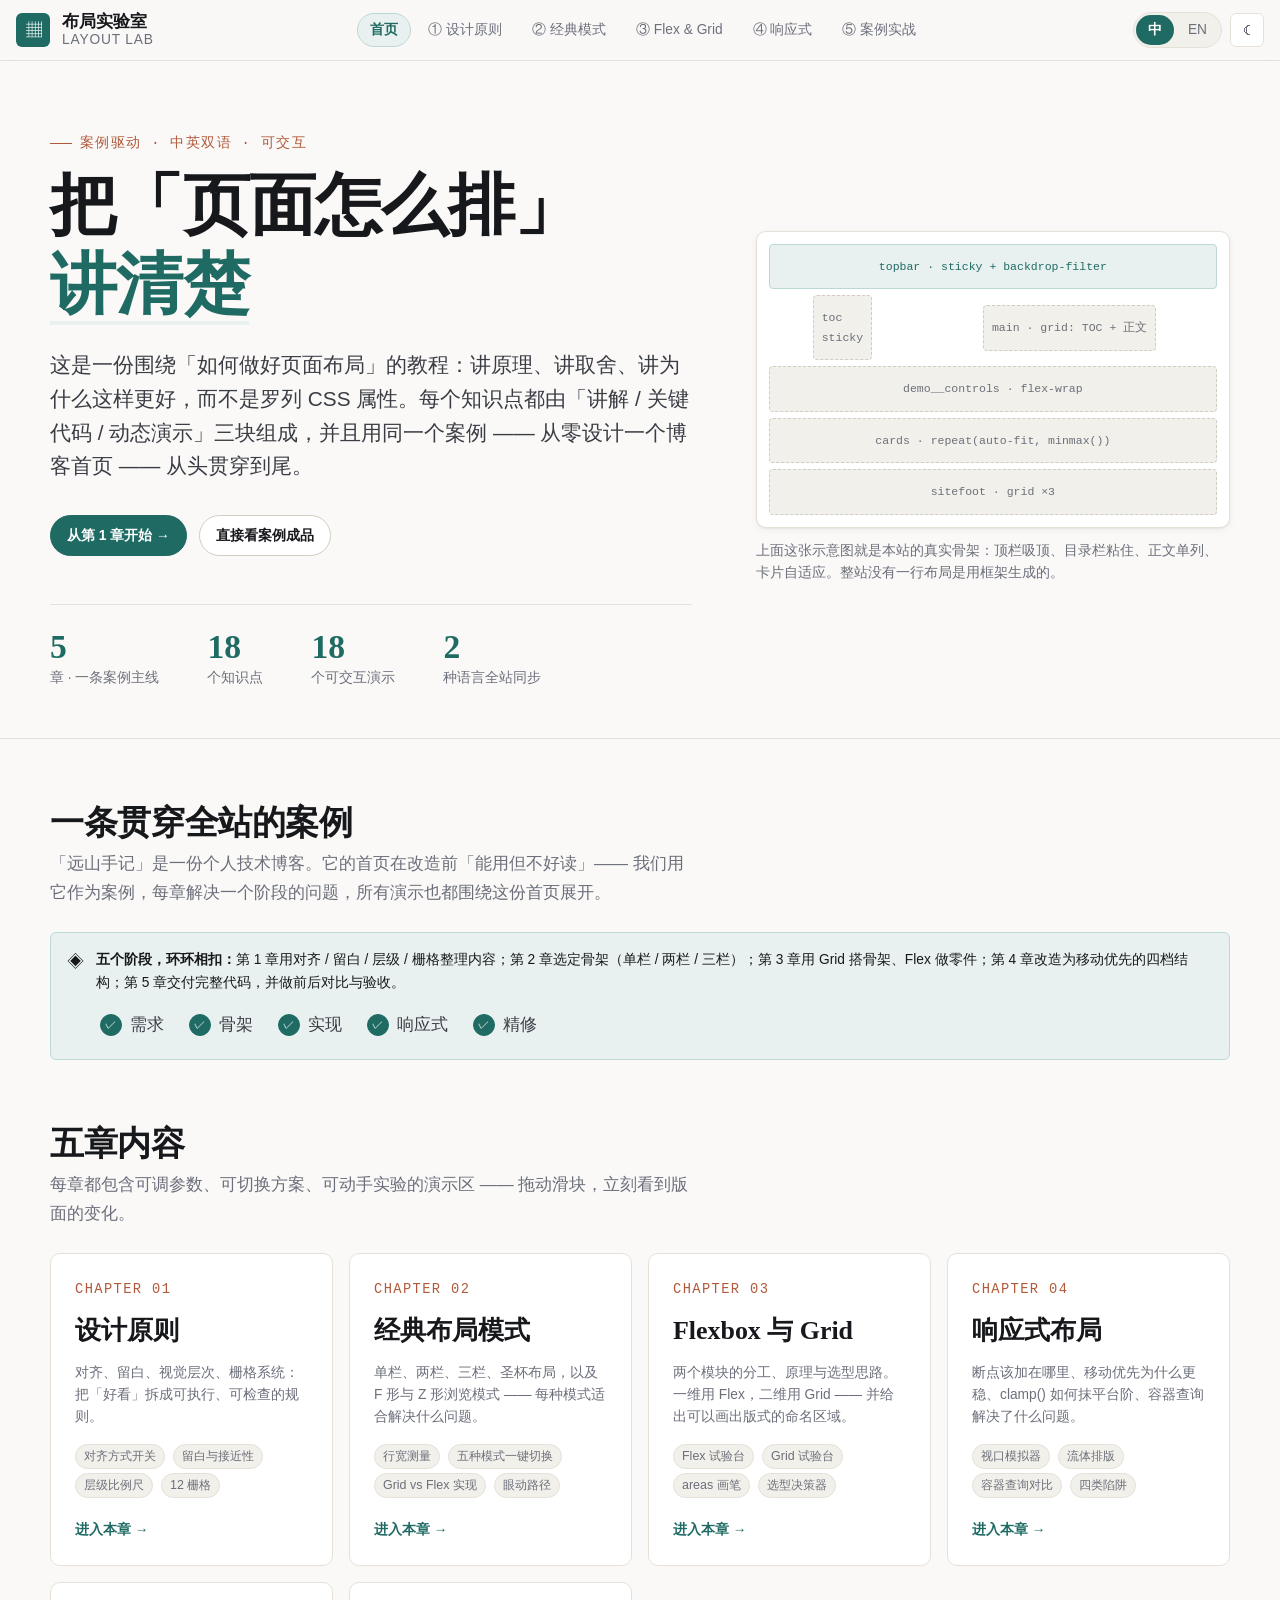
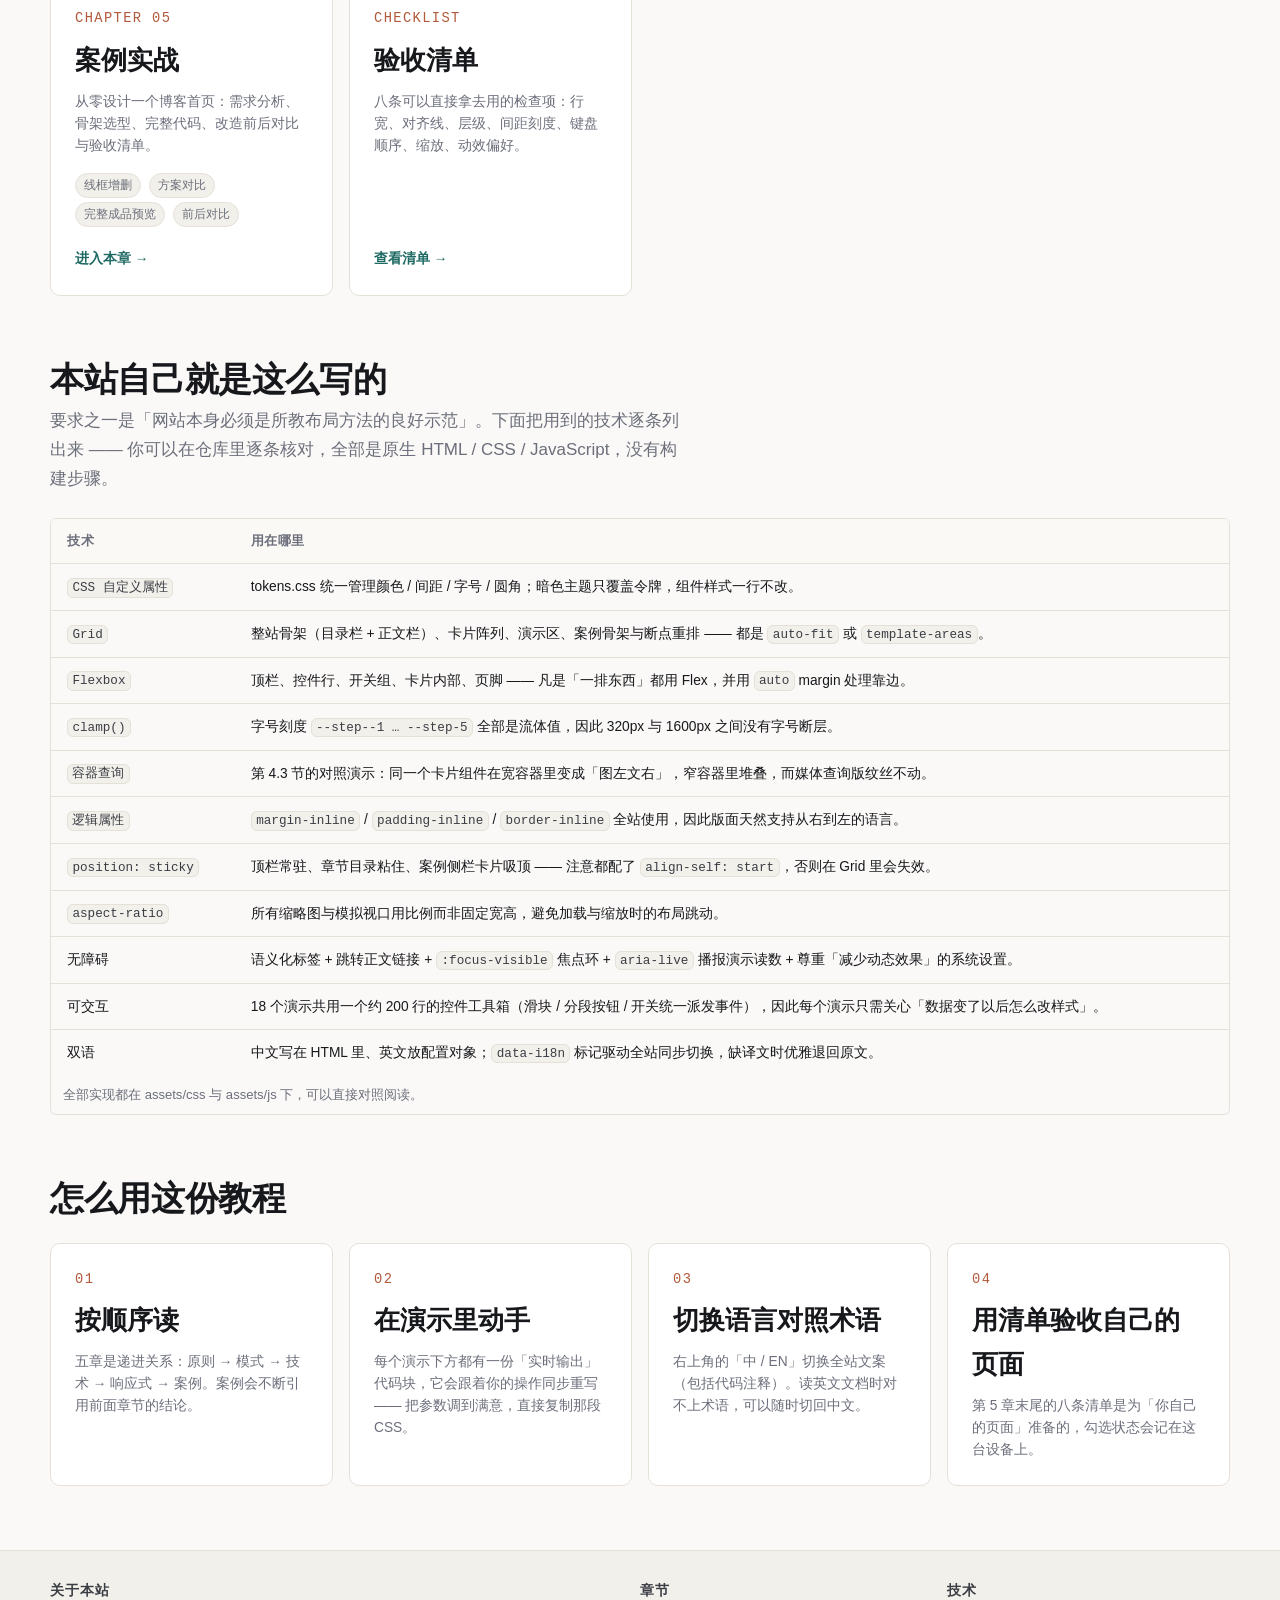
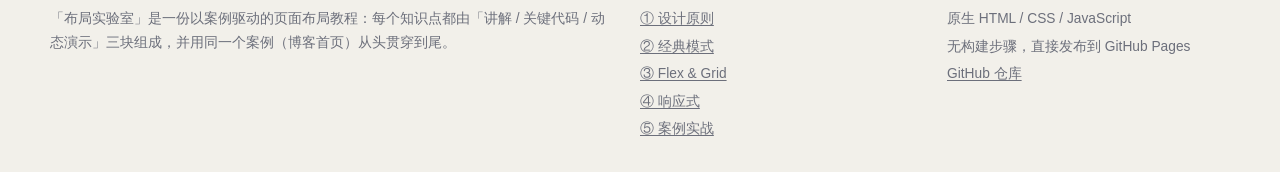
<file: index.html>
<!DOCTYPE html>
<html lang="zh-CN" data-lang="zh" data-theme="light">
<head>
<meta charset="UTF-8">
<meta name="viewport" content="width=device-width, initial-scale=1">
<title data-i18n="index.title">布局实验室 · 页面布局教学｜Layout Lab</title>
<meta name="description" content="以案例驱动的页面布局教程：对齐、留白、层级、栅格、经典布局模式、Flexbox 与 Grid、响应式。每个知识点都有可交互演示，中英双语。" data-i18n-attr="content:index.desc">
<link rel="icon" href="assets/favicon.svg" type="image/svg+xml">
<link rel="apple-touch-icon" href="assets/favicon.svg">
<link rel="stylesheet" href="assets/css/tokens.css">
<link rel="stylesheet" href="assets/css/base.css">
<link rel="stylesheet" href="assets/css/site.css">
<link rel="stylesheet" href="assets/css/demos.css">
</head>
<body>
<a class="skip-link" href="#main" data-i18n="nav.skip">跳到正文</a>

<header class="topbar">
  <div class="topbar__inner wrap">
    <a class="brand" href="index.html">
      <span class="brand__mark" aria-hidden="true">▦</span>
      <span class="brand__text">
        <span class="brand__name" data-i18n="site.brand">布局实验室</span>
        <span class="brand__sub" data-i18n="site.brandSub">Layout Lab</span>
      </span>
    </a>
    <nav class="topnav" aria-label="章节导航" data-i18n-attr="aria-label:nav.label">
      <a class="topnav__link" href="index.html" aria-current="page" data-i18n="nav.home">首页</a>
      <a class="topnav__link" href="chapters/principles.html" data-i18n="nav.ch1">① 设计原则</a>
      <a class="topnav__link" href="chapters/patterns.html" data-i18n="nav.ch2">② 经典模式</a>
      <a class="topnav__link" href="chapters/flexgrid.html" data-i18n="nav.ch3">③ Flex &amp; Grid</a>
      <a class="topnav__link" href="chapters/responsive.html" data-i18n="nav.ch4">④ 响应式</a>
      <a class="topnav__link" href="chapters/case.html" data-i18n="nav.ch5">⑤ 案例实战</a>
    </nav>
    <div class="topbar__tools">
      <div class="seg seg--lang" data-lang-switch data-name="lang" role="group" aria-label="Language">
        <button class="seg__btn is-active" type="button" data-value="zh">中</button>
        <button class="seg__btn" type="button" data-value="en">EN</button>
      </div>
      <button class="iconbtn" type="button" data-theme-toggle aria-label="切换主题">☾</button>
    </div>
  </div>
  <div class="progress"><div class="progress__bar"></div></div>
</header>

<main id="main">

  <!-- ================================================================
       Hero
       ================================================================ -->
  <section class="hero">
    <div class="wrap hero__grid">
      <div>
        <p class="eyebrow" data-i18n="index.eyebrow">案例驱动 · 中英双语 · 可交互</p>
        <h1 class="hero__title" data-i18n-html="index.h1">把「页面怎么排」<br><em>讲清楚</em></h1>
        <p class="hero__lead" data-i18n="index.lead">这是一份围绕「如何做好页面布局」的教程：讲原理、讲取舍、讲为什么这样更好，而不是罗列 CSS 属性。每个知识点都由「讲解 / 关键代码 / 动态演示」三块组成，并且用同一个案例 —— 从零设计一个博客首页 —— 从头贯穿到尾。</p>
        <div class="hero__cta">
          <a class="btn btn--primary" href="chapters/principles.html" data-i18n="index.cta1">从第 1 章开始 →</a>
          <a class="btn" href="chapters/case.html" data-i18n="index.cta2">直接看案例成品</a>
        </div>
        <div class="hero__stats">
          <div>
            <p class="stat__num">5</p>
            <p class="stat__label" data-i18n="index.s1">章 · 一条案例主线</p>
          </div>
          <div>
            <p class="stat__num">18</p>
            <p class="stat__label" data-i18n="index.s2">个知识点</p>
          </div>
          <div>
            <p class="stat__num">18</p>
            <p class="stat__label" data-i18n="index.s3">个可交互演示</p>
          </div>
          <div>
            <p class="stat__num">2</p>
            <p class="stat__label" data-i18n="index.s4">种语言全站同步</p>
          </div>
        </div>
      </div>

      <div>
        <div class="blueprint" aria-hidden="true">
          <div class="bp-accent">topbar · sticky + backdrop-filter</div>
          <div class="bp-row">
            <div>toc<br>sticky</div>
            <div data-i18n="index.bp2">main · grid: TOC + 正文</div>
          </div>
          <div>demo__controls · flex-wrap</div>
          <div>cards · repeat(auto-fit, minmax())</div>
          <div>sitefoot · grid ×3</div>
        </div>
        <p class="demo__note" style="margin-top:.75rem" data-i18n="index.blueprintNote">上面这张示意图就是本站的真实骨架：顶栏吸顶、目录栏粘住、正文单列、卡片自适应。整站没有一行布局是用框架生成的。</p>
      </div>
    </div>
  </section>

  <div class="wrap">

    <!-- ================================================================
         案例主线
         ================================================================ -->
    <section class="section" id="case">
      <div class="section__head">
        <h2 class="section__title" data-i18n="index.caseTitle">一条贯穿全站的案例</h2>
        <p class="section__desc" data-i18n="index.caseDesc">「远山手记」是一份个人技术博客。它的首页在改造前「能用但不好读」—— 我们用它作为案例，每章解决一个阶段的问题，所有演示也都围绕这份首页展开。</p>
      </div>

      <div class="callout callout--case">
        <span class="callout__icon" aria-hidden="true">◈</span>
        <div>
          <p data-i18n-html="index.caseBody"><strong>五个阶段，环环相扣：</strong>第 1 章用对齐 / 留白 / 层级 / 栅格整理内容；第 2 章选定骨架（单栏 / 两栏 / 三栏）；第 3 章用 Grid 搭骨架、Flex 做零件；第 4 章改造为移动优先的四档结构；第 5 章交付完整代码，并做前后对比与验收。</p>
          <ol class="stepper">
            <li class="is-done" data-i18n="case.step1">需求</li>
            <li class="is-done" data-i18n="case.step2">骨架</li>
            <li class="is-done" data-i18n="case.step3">实现</li>
            <li class="is-done" data-i18n="case.step4">响应式</li>
            <li class="is-done" data-i18n="case.step5">精修</li>
          </ol>
        </div>
      </div>
    </section>

    <!-- ================================================================
         章节
         ================================================================ -->
    <section class="section" id="chapters">
      <div class="section__head">
        <h2 class="section__title" data-i18n="index.chapters">五章内容</h2>
        <p class="section__desc" data-i18n="index.chaptersDesc">每章都包含可调参数、可切换方案、可动手实验的演示区 —— 拖动滑块，立刻看到版面的变化。</p>
      </div>

      <div class="cards">
        <a class="card" href="chapters/principles.html">
          <span class="card__num">CHAPTER 01</span>
          <span class="card__title" data-i18n="index.c1t">设计原则</span>
          <span class="card__desc" data-i18n="index.c1d">对齐、留白、视觉层次、栅格系统：把「好看」拆成可执行、可检查的规则。</span>
          <span class="card__list">
            <span class="pill" data-i18n="index.t1">对齐方式开关</span>
            <span class="pill" data-i18n="index.t2">留白与接近性</span>
            <span class="pill" data-i18n="index.t3">层级比例尺</span>
            <span class="pill" data-i18n="index.t4">12 栅格</span>
          </span>
          <span class="card__more" data-i18n="index.enter">进入本章 →</span>
        </a>

        <a class="card" href="chapters/patterns.html">
          <span class="card__num">CHAPTER 02</span>
          <span class="card__title" data-i18n="index.c2t">经典布局模式</span>
          <span class="card__desc" data-i18n="index.c2d">单栏、两栏、三栏、圣杯布局，以及 F 形与 Z 形浏览模式 —— 每种模式适合解决什么问题。</span>
          <span class="card__list">
            <span class="pill" data-i18n="index.t5">行宽测量</span>
            <span class="pill" data-i18n="index.t6">五种模式一键切换</span>
            <span class="pill" data-i18n="index.t7">Grid vs Flex 实现</span>
            <span class="pill" data-i18n="index.t8">眼动路径</span>
          </span>
          <span class="card__more" data-i18n="index.enter">进入本章 →</span>
        </a>

        <a class="card" href="chapters/flexgrid.html">
          <span class="card__num">CHAPTER 03</span>
          <span class="card__title" data-i18n="index.c3t">Flexbox 与 Grid</span>
          <span class="card__desc" data-i18n="index.c3d">两个模块的分工、原理与选型思路。一维用 Flex，二维用 Grid —— 并给出可以画出版式的命名区域。</span>
          <span class="card__list">
            <span class="pill" data-i18n="index.t9">Flex 试验台</span>
            <span class="pill" data-i18n="index.t10">Grid 试验台</span>
            <span class="pill" data-i18n="index.t11">areas 画笔</span>
            <span class="pill" data-i18n="index.t12">选型决策器</span>
          </span>
          <span class="card__more" data-i18n="index.enter">进入本章 →</span>
        </a>

        <a class="card" href="chapters/responsive.html">
          <span class="card__num">CHAPTER 04</span>
          <span class="card__title" data-i18n="index.c4t">响应式布局</span>
          <span class="card__desc" data-i18n="index.c4d">断点该加在哪里、移动优先为什么更稳、clamp() 如何抹平台阶、容器查询解决了什么问题。</span>
          <span class="card__list">
            <span class="pill" data-i18n="index.t13">视口模拟器</span>
            <span class="pill" data-i18n="index.t14">流体排版</span>
            <span class="pill" data-i18n="index.t15">容器查询对比</span>
            <span class="pill" data-i18n="index.t16">四类陷阱</span>
          </span>
          <span class="card__more" data-i18n="index.enter">进入本章 →</span>
        </a>

        <a class="card" href="chapters/case.html">
          <span class="card__num">CHAPTER 05</span>
          <span class="card__title" data-i18n="index.c5t">案例实战</span>
          <span class="card__desc" data-i18n="index.c5d">从零设计一个博客首页：需求分析、骨架选型、完整代码、改造前后对比与验收清单。</span>
          <span class="card__list">
            <span class="pill" data-i18n="index.t17">线框增删</span>
            <span class="pill" data-i18n="index.t18">方案对比</span>
            <span class="pill" data-i18n="index.t19">完整成品预览</span>
            <span class="pill" data-i18n="index.t20">前后对比</span>
          </span>
          <span class="card__more" data-i18n="index.enter">进入本章 →</span>
        </a>

        <a class="card" href="chapters/case.html#p-refine">
          <span class="card__num">CHECKLIST</span>
          <span class="card__title" data-i18n="index.check">验收清单</span>
          <span class="card__desc" data-i18n="index.checkD">八条可以直接拿去用的检查项：行宽、对齐线、层级、间距刻度、键盘顺序、缩放、动效偏好。</span>
          <span class="card__more" data-i18n="index.enter">查看清单 →</span>
        </a>
      </div>
    </section>

    <!-- ================================================================
         本站如何示范
         ================================================================ -->
    <section class="section" id="how">
      <div class="section__head">
        <h2 class="section__title" data-i18n="index.howTitle">本站自己就是这么写的</h2>
        <p class="section__desc" data-i18n="index.howDesc">要求之一是「网站本身必须是所教布局方法的良好示范」。下面把用到的技术逐条列出来 —— 你可以在仓库里逐条核对，全部是原生 HTML / CSS / JavaScript，没有构建步骤。</p>
      </div>

      <div class="tablewrap">
        <table class="data">
          <caption data-i18n="index.howCaption">全部实现都在 assets/css 与 assets/js 下，可以直接对照阅读。</caption>
          <thead>
            <tr>
              <th data-i18n="index.howTh1">技术</th>
              <th data-i18n="index.howTh2">用在哪里</th>
            </tr>
          </thead>
          <tbody>
            <tr>
              <td data-i18n-html="index.how1k"><code>CSS 自定义属性</code></td>
              <td data-i18n="index.how1">tokens.css 统一管理颜色 / 间距 / 字号 / 圆角；暗色主题只覆盖令牌，组件样式一行不改。</td>
            </tr>
            <tr>
              <td><code>Grid</code></td>
              <td data-i18n="index.how2">整站骨架（目录栏 + 正文栏）、卡片阵列、演示区、案例骨架与断点重排 —— 都是 <code>auto-fit</code> 或 <code>template-areas</code>。</td>
            </tr>
            <tr>
              <td><code>Flexbox</code></td>
              <td data-i18n="index.how3">顶栏、控件行、开关组、卡片内部、页脚 —— 凡是「一排东西」都用 Flex，并用 <code>auto</code> margin 处理靠边。</td>
            </tr>
            <tr>
              <td><code>clamp()</code></td>
              <td data-i18n="index.how4">字号刻度 <code>--step--1 … --step-5</code> 全部是流体值，因此 320px 与 1600px 之间没有字号断层。</td>
            </tr>
            <tr>
              <td data-i18n-html="index.how5k"><code>容器查询</code></td>
              <td data-i18n="index.how5">第 4.3 节的对照演示：同一个卡片组件在宽容器里变成「图左文右」，窄容器里堆叠，而媒体查询版纹丝不动。</td>
            </tr>
            <tr>
              <td data-i18n-html="index.how6k"><code>逻辑属性</code></td>
              <td data-i18n="index.how6"><code>margin-inline</code> / <code>padding-inline</code> / <code>border-inline</code> 全站使用，因此版面天然支持从右到左的语言。</td>
            </tr>
            <tr>
              <td><code>position: sticky</code></td>
              <td data-i18n="index.how7">顶栏常驻、章节目录粘住、案例侧栏卡片吸顶 —— 注意都配了 <code>align-self: start</code>，否则在 Grid 里会失效。</td>
            </tr>
            <tr>
              <td><code>aspect-ratio</code></td>
              <td data-i18n="index.how8">所有缩略图与模拟视口用比例而非固定宽高，避免加载与缩放时的布局跳动。</td>
            </tr>
            <tr>
              <td data-i18n="index.how9k">无障碍</td>
              <td data-i18n="index.how9">语义化标签 + 跳转正文链接 + <code>:focus-visible</code> 焦点环 + <code>aria-live</code> 播报演示读数 + 尊重「减少动态效果」的系统设置。</td>
            </tr>
            <tr>
              <td data-i18n="index.how10k">可交互</td>
              <td data-i18n="index.how10">18 个演示共用一个约 200 行的控件工具箱（滑块 / 分段按钮 / 开关统一派发事件），因此每个演示只需关心「数据变了以后怎么改样式」。</td>
            </tr>
            <tr>
              <td data-i18n="index.how11k">双语</td>
              <td data-i18n="index.how11">中文写在 HTML 里、英文放配置对象；<code>data-i18n</code> 标记驱动全站同步切换，缺译文时优雅退回原文。</td>
            </tr>
          </tbody>
        </table>
      </div>
    </section>

    <!-- ================================================================
         如何使用
         ================================================================ -->
    <section class="section" id="use">
      <div class="section__head">
        <h2 class="section__title" data-i18n="index.useTitle">怎么用这份教程</h2>
      </div>
      <div class="cards">
        <div class="card">
          <span class="card__num">01</span>
          <span class="card__title" data-i18n="index.use1t">按顺序读</span>
          <span class="card__desc" data-i18n="index.use1d">五章是递进关系：原则 → 模式 → 技术 → 响应式 → 案例。案例会不断引用前面章节的结论。</span>
        </div>
        <div class="card">
          <span class="card__num">02</span>
          <span class="card__title" data-i18n="index.use2t">在演示里动手</span>
          <span class="card__desc" data-i18n="index.use2d">每个演示下方都有一份「实时输出」代码块，它会跟着你的操作同步重写 —— 把参数调到满意，直接复制那段 CSS。</span>
        </div>
        <div class="card">
          <span class="card__num">03</span>
          <span class="card__title" data-i18n="index.use3t">切换语言对照术语</span>
          <span class="card__desc" data-i18n="index.use3d">右上角的「中 / EN」切换全站文案（包括代码注释）。读英文文档时对不上术语，可以随时切回中文。</span>
        </div>
        <div class="card">
          <span class="card__num">04</span>
          <span class="card__title" data-i18n="index.use4t">用清单验收自己的页面</span>
          <span class="card__desc" data-i18n="index.use4d">第 5 章末尾的八条清单是为「你自己的页面」准备的，勾选状态会记在这台设备上。</span>
        </div>
      </div>
    </section>

  </div>
</main>

<footer class="sitefoot">
  <div class="wrap sitefoot__grid">
    <div>
      <h4 data-i18n="foot.aboutTitle">关于本站</h4>
      <p data-i18n="foot.about">「布局实验室」是一份以案例驱动的页面布局教程：每个知识点都由「讲解 / 关键代码 / 动态演示」三块组成，并用同一个案例（博客首页）从头贯穿到尾。</p>
    </div>
    <div>
      <h4 data-i18n="foot.chapters">章节</h4>
      <ul>
        <li><a href="chapters/principles.html" data-i18n="nav.ch1">① 设计原则</a></li>
        <li><a href="chapters/patterns.html" data-i18n="nav.ch2">② 经典模式</a></li>
        <li><a href="chapters/flexgrid.html" data-i18n="nav.ch3">③ Flex &amp; Grid</a></li>
        <li><a href="chapters/responsive.html" data-i18n="nav.ch4">④ 响应式</a></li>
        <li><a href="chapters/case.html" data-i18n="nav.ch5">⑤ 案例实战</a></li>
      </ul>
    </div>
    <div>
      <h4 data-i18n="foot.metaTitle">技术</h4>
      <ul>
        <li data-i18n="foot.meta1">原生 HTML / CSS / JavaScript</li>
        <li data-i18n="foot.meta2">无构建步骤，直接发布到 GitHub Pages</li>
        <!-- 发布前请把下面这一行的地址换成你的仓库地址 -->
        <li><a href="https://github.com/WangLing1206/layout-lab-course" target="_blank" rel="noopener" data-i18n="foot.repo">GitHub 仓库</a></li>
      </ul>
    </div>
  </div>
</footer>

<button class="totop iconbtn" type="button" data-i18n-attr="aria-label:nav.top" aria-label="回到顶部">↑</button>

<script src="assets/js/ui.js"></script>
<script src="assets/js/i18n.js"></script>
<script src="assets/js/site.js"></script>
</body>
</html>
</file>
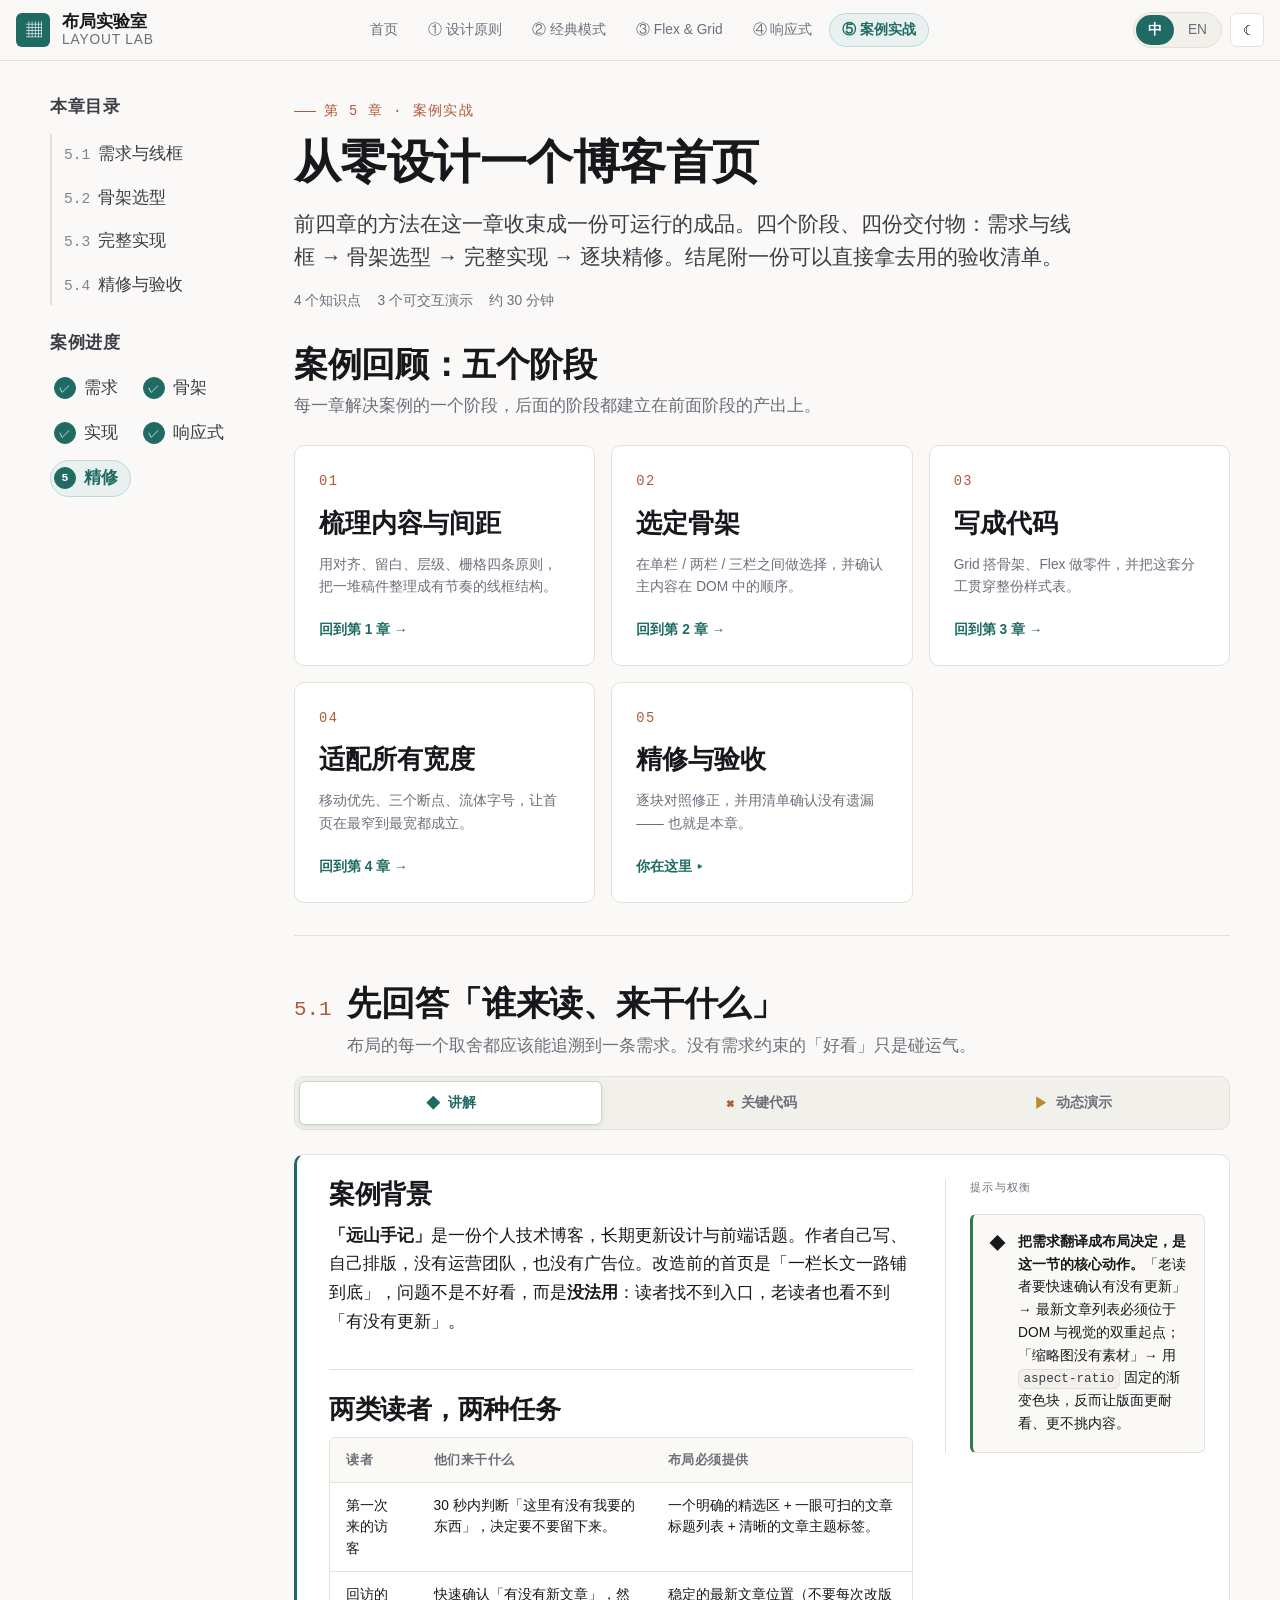
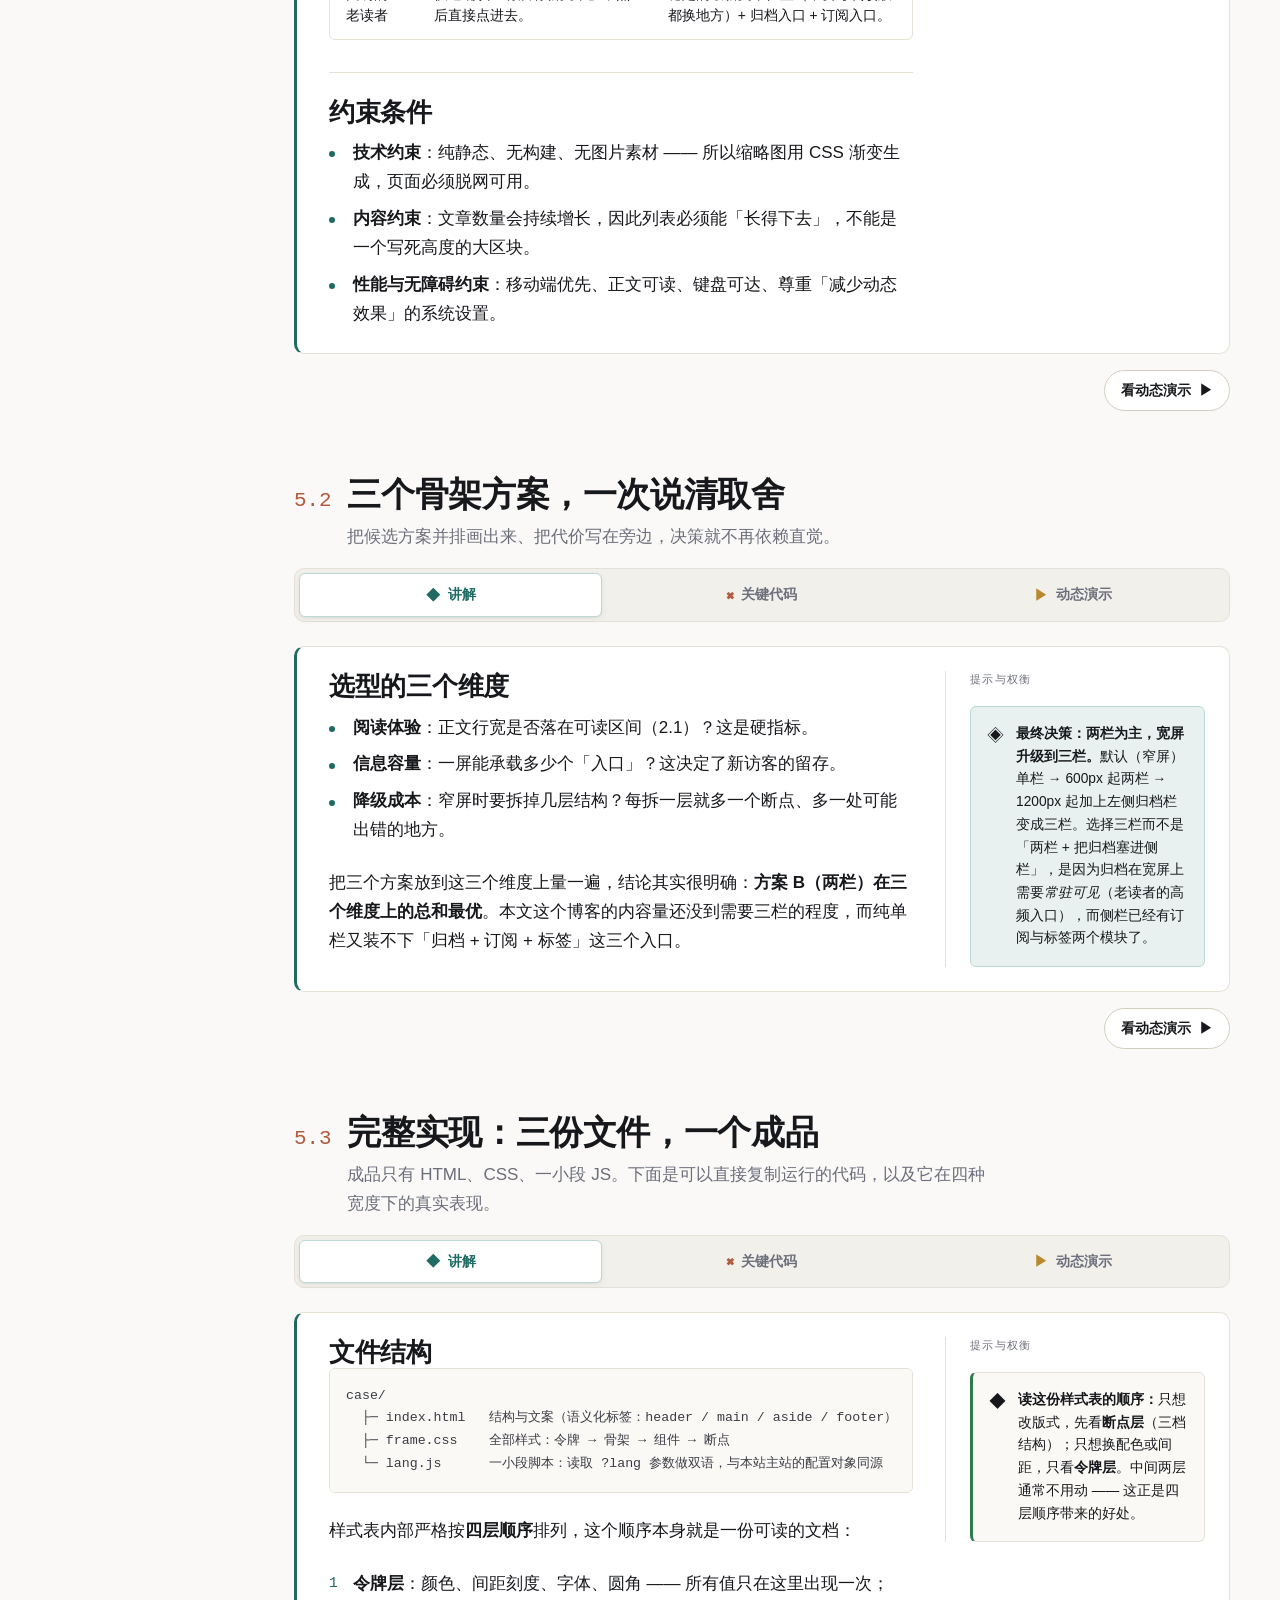
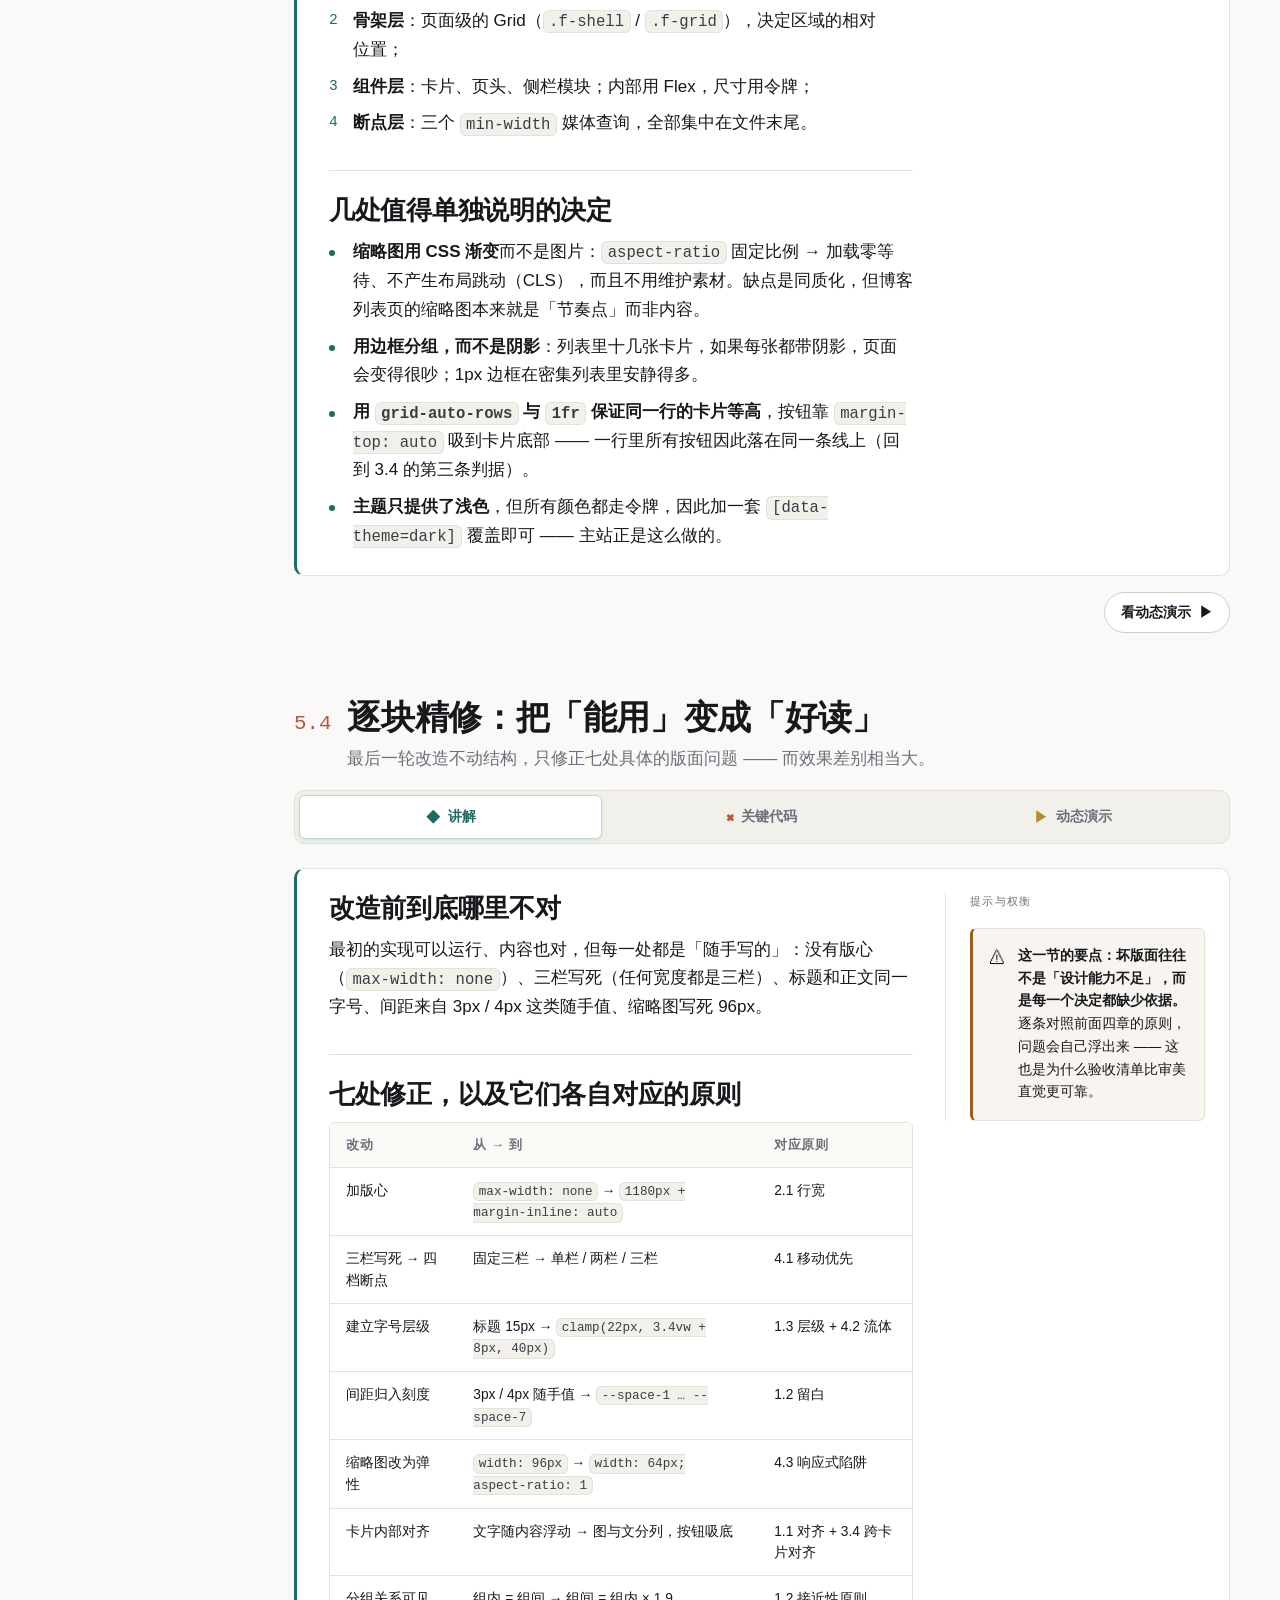
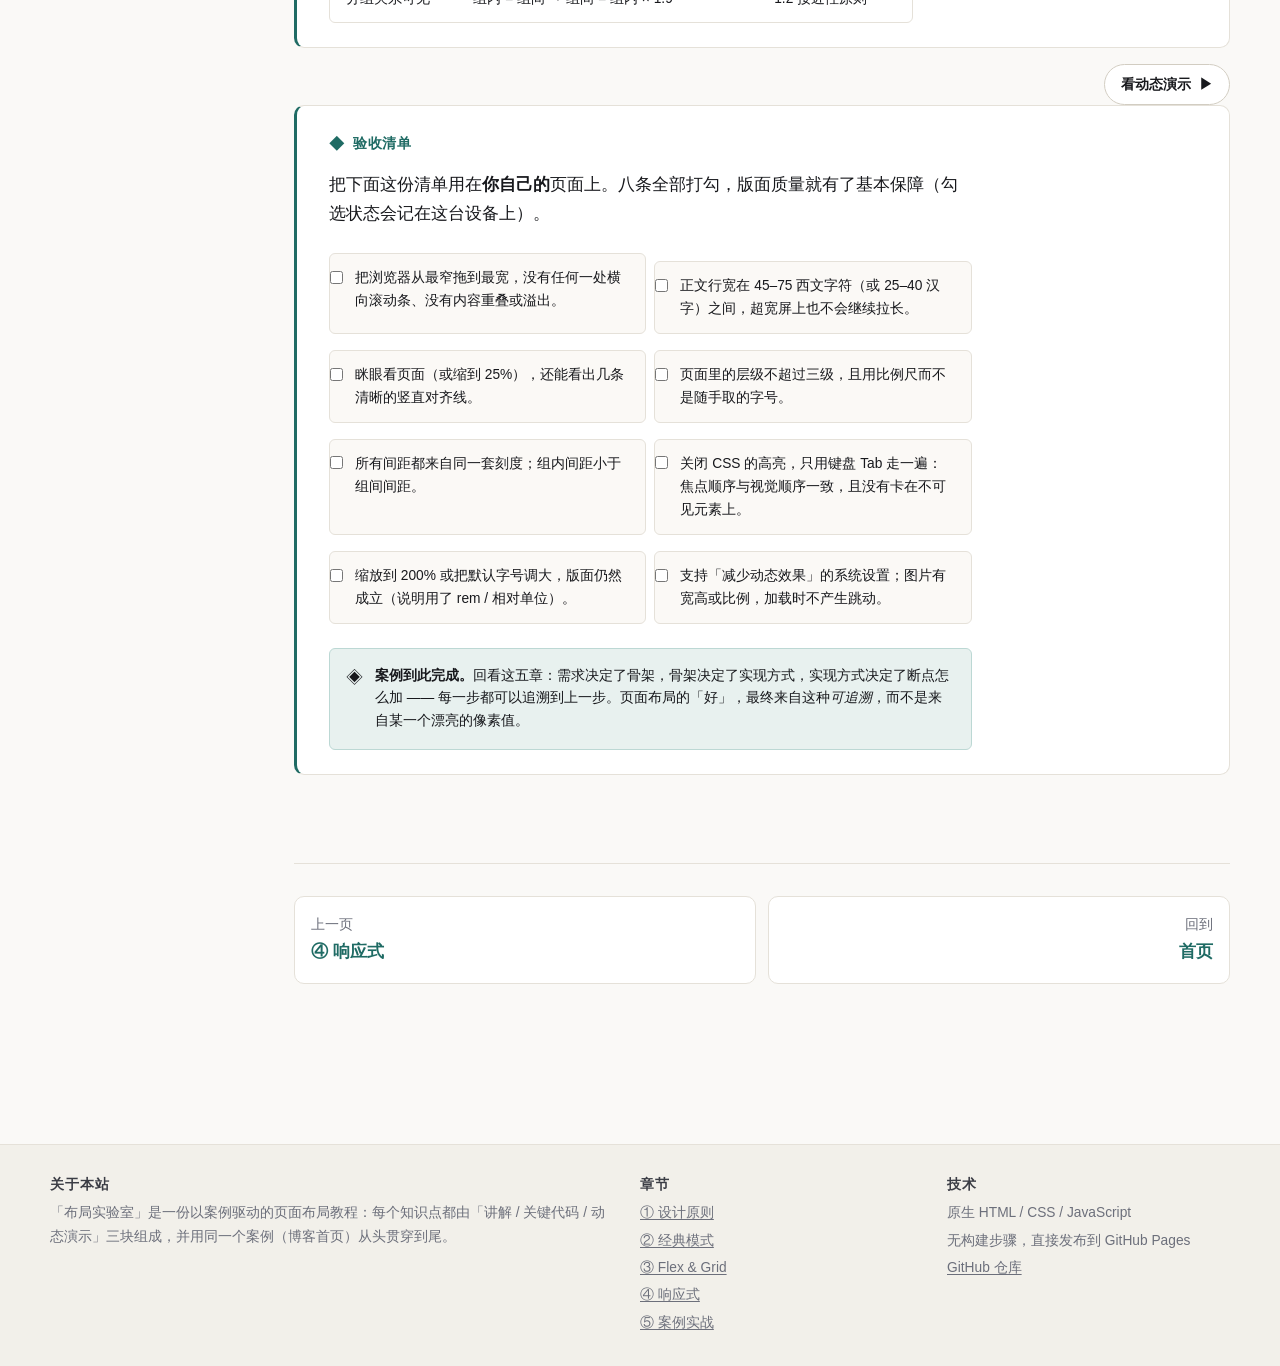
<file: chapters/case.html>
<!DOCTYPE html>
<html lang="zh-CN" data-lang="zh" data-theme="light">
<head>
<meta charset="UTF-8">
<meta name="viewport" content="width=device-width, initial-scale=1">
<title data-i18n="c5.title">第 5 章 · 案例实战｜布局实验室</title>
<meta name="description" content="从零设计一个博客首页：需求分析、骨架选型、完整实现、逐块精修与验收清单，把前四章的方法收束成一份可运行的成品。" data-i18n-attr="content:c5.desc">
<link rel="icon" href="../assets/favicon.svg" type="image/svg+xml">
<link rel="apple-touch-icon" href="../assets/favicon.svg">
<link rel="stylesheet" href="../assets/css/tokens.css">
<link rel="stylesheet" href="../assets/css/base.css">
<link rel="stylesheet" href="../assets/css/site.css">
<link rel="stylesheet" href="../assets/css/demos.css">
</head>
<body>
<a class="skip-link" href="#main" data-i18n="nav.skip">跳到正文</a>

<header class="topbar">
  <div class="topbar__inner wrap">
    <a class="brand" href="../index.html">
      <span class="brand__mark" aria-hidden="true">▦</span>
      <span class="brand__text">
        <span class="brand__name" data-i18n="site.brand">布局实验室</span>
        <span class="brand__sub" data-i18n="site.brandSub">Layout Lab</span>
      </span>
    </a>
    <nav class="topnav" aria-label="章节导航" data-i18n-attr="aria-label:nav.label">
      <a class="topnav__link" href="../index.html" data-i18n="nav.home">首页</a>
      <a class="topnav__link" href="principles.html" data-i18n="nav.ch1">① 设计原则</a>
      <a class="topnav__link" href="patterns.html" data-i18n="nav.ch2">② 经典模式</a>
      <a class="topnav__link" href="flexgrid.html" data-i18n="nav.ch3">③ Flex &amp; Grid</a>
      <a class="topnav__link" href="responsive.html" data-i18n="nav.ch4">④ 响应式</a>
      <a class="topnav__link" href="case.html" aria-current="page" data-i18n="nav.ch5">⑤ 案例实战</a>
    </nav>
    <div class="topbar__tools">
      <div class="seg seg--lang" data-lang-switch data-name="lang" role="group" aria-label="Language">
        <button class="seg__btn is-active" type="button" data-value="zh">中</button>
        <button class="seg__btn" type="button" data-value="en">EN</button>
      </div>
      <button class="iconbtn" type="button" data-theme-toggle aria-label="切换主题">☾</button>
    </div>
  </div>
  <div class="progress"><div class="progress__bar"></div></div>
</header>

<main class="shell wrap" id="main">

  <aside class="toc toc--desktop">
    <p class="toc__title" data-i18n="toc.title">本章目录</p>
    <ul class="toc__list">
      <li><a class="toc__link" href="#p-needs"><span class="toc__num">5.1</span><span data-i18n="c5.p1.short">需求与线框</span></a></li>
      <li><a class="toc__link" href="#p-skeleton"><span class="toc__num">5.2</span><span data-i18n="c5.p2.short">骨架选型</span></a></li>
      <li><a class="toc__link" href="#p-build"><span class="toc__num">5.3</span><span data-i18n="c5.p3.short">完整实现</span></a></li>
      <li><a class="toc__link" href="#p-refine"><span class="toc__num">5.4</span><span data-i18n="c5.p4.short">精修与验收</span></a></li>
    </ul>
    <p class="toc__title" style="margin-top:1.5rem" data-i18n="toc.case">案例进度</p>
    <ol class="stepper">
      <li class="is-done" data-i18n="case.step1">需求</li>
      <li class="is-done" data-i18n="case.step2">骨架</li>
      <li class="is-done" data-i18n="case.step3">实现</li>
      <li class="is-done" data-i18n="case.step4">响应式</li>
      <li class="is-current" data-i18n="case.step5">精修</li>
    </ol>
  </aside>

  <article class="doc">

    <details class="toc toc--mobile">
      <summary data-i18n="toc.open">本章目录 / 案例进度</summary>
      <ul class="toc__list" style="margin-top:.75rem">
        <li><a class="toc__link" href="#p-needs"><span class="toc__num">5.1</span><span data-i18n="c5.p1.short">需求与线框</span></a></li>
        <li><a class="toc__link" href="#p-skeleton"><span class="toc__num">5.2</span><span data-i18n="c5.p2.short">骨架选型</span></a></li>
        <li><a class="toc__link" href="#p-build"><span class="toc__num">5.3</span><span data-i18n="c5.p3.short">完整实现</span></a></li>
        <li><a class="toc__link" href="#p-refine"><span class="toc__num">5.4</span><span data-i18n="c5.p4.short">精修与验收</span></a></li>
      </ul>
    </details>

    <header class="doc__head">
      <p class="eyebrow" data-i18n="c5.eyebrow">第 5 章 · 案例实战</p>
      <h1 class="doc__title" data-i18n="c5.h1">从零设计一个博客首页</h1>
      <p class="doc__lead" data-i18n="c5.lead">前四章的方法在这一章收束成一份可运行的成品。四个阶段、四份交付物：需求与线框 → 骨架选型 → 完整实现 → 逐块精修。结尾附一份可以直接拿去用的验收清单。</p>
      <div class="doc__meta">
        <span data-i18n="c5.meta1">4 个知识点</span>
        <span data-i18n="c5.meta2">3 个可交互演示</span>
        <span data-i18n="c5.meta3">约 30 分钟</span>
      </div>

      <div class="section" style="padding-top:2rem">
        <div class="section__head">
          <h2 class="section__title" data-i18n="c5.timeline">案例回顾：五个阶段</h2>
          <p class="section__desc" data-i18n="c5.timelineDesc">每一章解决案例的一个阶段，后面的阶段都建立在前面阶段的产出上。</p>
        </div>
        <div class="cards">
          <a class="card" href="principles.html#p-align">
            <span class="card__num">01</span>
            <span class="card__title" data-i18n="c5.t1">梳理内容与间距</span>
            <span class="card__desc" data-i18n="c5.t1d">用对齐、留白、层级、栅格四条原则，把一堆稿件整理成有节奏的线框结构。</span>
            <span class="card__more" data-i18n="c5.goCh1">回到第 1 章 →</span>
          </a>
          <a class="card" href="patterns.html#p-cols">
            <span class="card__num">02</span>
            <span class="card__title" data-i18n="c5.t2">选定骨架</span>
            <span class="card__desc" data-i18n="c5.t2d">在单栏 / 两栏 / 三栏之间做选择，并确认主内容在 DOM 中的顺序。</span>
            <span class="card__more" data-i18n="c5.goCh2">回到第 2 章 →</span>
          </a>
          <a class="card" href="flexgrid.html#p-decide">
            <span class="card__num">03</span>
            <span class="card__title" data-i18n="c5.t3">写成代码</span>
            <span class="card__desc" data-i18n="c5.t3d">Grid 搭骨架、Flex 做零件，并把这套分工贯穿整份样式表。</span>
            <span class="card__more" data-i18n="c5.goCh3">回到第 3 章 →</span>
          </a>
          <a class="card" href="responsive.html#p-breakpoint">
            <span class="card__num">04</span>
            <span class="card__title" data-i18n="c5.t4">适配所有宽度</span>
            <span class="card__desc" data-i18n="c5.t4d">移动优先、三个断点、流体字号，让首页在最窄到最宽都成立。</span>
            <span class="card__more" data-i18n="c5.goCh4">回到第 4 章 →</span>
          </a>
          <a class="card" href="#p-refine">
            <span class="card__num">05</span>
            <span class="card__title" data-i18n="c5.t5">精修与验收</span>
            <span class="card__desc" data-i18n="c5.t5d">逐块对照修正，并用清单确认没有遗漏 —— 也就是本章。</span>
            <span class="card__more" data-i18n="c5.here">你在这里 ▸</span>
          </a>
        </div>
      </div>
    </header>

    <!-- ================================================================
         5.1 需求与线框
         ================================================================ -->
    <section class="point" id="p-needs">
      <header class="point__head">
        <span class="point__num">5.1</span>
        <h2 class="point__title" data-i18n="c5.p1.title">先回答「谁来读、来干什么」</h2>
        <p class="point__sub" data-i18n="c5.p1.sub">布局的每一个取舍都应该能追溯到一条需求。没有需求约束的「好看」只是碰运气。</p>
      </header>

      <div class="point__tabs" role="tablist" data-i18n-attr="aria-label:label.tabs" aria-label="讲解 / 关键代码 / 动态演示">
        <button class="ptab ptab--theory is-active" type="button" role="tab" aria-selected="true" data-tab="theory" id="tab-p-needs-theory" aria-controls="pan-p-needs-theory"><span data-i18n="label.theory">讲解</span></button>
        <button class="ptab ptab--code" type="button" role="tab" aria-selected="false" data-tab="code" id="tab-p-needs-code" aria-controls="pan-p-needs-code"><span data-i18n="label.code">关键代码</span></button>
        <button class="ptab ptab--demo" type="button" role="tab" aria-selected="false" data-tab="demo" id="tab-p-needs-demo" aria-controls="pan-p-needs-demo"><span data-i18n="label.demo">动态演示</span></button>
      </div>

      <div class="point__panels">
        <div class="point__panel" role="tabpanel" id="pan-p-needs-theory" aria-labelledby="tab-p-needs-theory" data-panel="theory">
  <div class="block block--theory">
          <p class="block__label" data-i18n="label.theory">讲解</p>
          <div class="prose">
            <h4 data-i18n="c5.p1.h1">案例背景</h4>
            <p data-i18n-html="c5.p1.t1"><strong>「远山手记」</strong>是一份个人技术博客，长期更新设计与前端话题。作者自己写、自己排版，没有运营团队，也没有广告位。改造前的首页是「一栏长文一路铺到底」，问题不是不好看，而是<strong>没法用</strong>：读者找不到入口，老读者也看不到「有没有更新」。</p>

            <h4 data-i18n="c5.p1.h2">两类读者，两种任务</h4>
            <div class="tablewrap">
              <table class="data">
                <thead>
                  <tr>
                    <th data-i18n="c5.p1.th1">读者</th>
                    <th data-i18n="c5.p1.th2">他们来干什么</th>
                    <th data-i18n="c5.p1.th3">布局必须提供</th>
                  </tr>
                </thead>
                <tbody>
                  <tr>
                    <td data-i18n="c5.p1.r1c1">第一次来的访客</td>
                    <td data-i18n="c5.p1.r1c2">30 秒内判断「这里有没有我要的东西」，决定要不要留下来。</td>
                    <td data-i18n="c5.p1.r1c3">一个明确的精选区 + 一眼可扫的文章标题列表 + 清晰的文章主题标签。</td>
                  </tr>
                  <tr>
                    <td data-i18n="c5.p1.r2c1">回访的老读者</td>
                    <td data-i18n="c5.p1.r2c2">快速确认「有没有新文章」，然后直接点进去。</td>
                    <td data-i18n="c5.p1.r2c3">稳定的最新文章位置（不要每次改版都换地方）+ 归档入口 + 订阅入口。</td>
                  </tr>
                </tbody>
              </table>
            </div>

            <h4 data-i18n="c5.p1.h3">约束条件</h4>
            <ul>
              <li data-i18n="c5.p1.t2a"><strong>技术约束</strong>：纯静态、无构建、无图片素材 —— 所以缩略图用 CSS 渐变生成，页面必须脱网可用。</li>
              <li data-i18n="c5.p1.t2b"><strong>内容约束</strong>：文章数量会持续增长，因此列表必须能「长得下去」，不能是一个写死高度的大区块。</li>
              <li data-i18n="c5.p1.t2c"><strong>性能与无障碍约束</strong>：移动端优先、正文可读、键盘可达、尊重「减少动态效果」的系统设置。</li>
            </ul>

            <div class="callout callout--tip">
              <span class="callout__icon" aria-hidden="true">◆</span>
              <p data-i18n-html="c5.p1.tip"><strong>把需求翻译成布局决定，是这一节的核心动作。</strong>「老读者要快速确认有没有更新」→ 最新文章列表必须位于 DOM 与视觉的双重起点；「缩略图没有素材」→ 用 <code>aspect-ratio</code> 固定的渐变色块，反而让版面更耐看、更不挑内容。</p>
            </div>
          </div>
        </div>

        <p class="paneljump">
          <button class="btn" type="button" data-jump="demo">
            <span data-i18n="label.toDemo">看动态演示</span>
            <span aria-hidden="true">▶</span>
          </button>
        </p>
        </div>
        <div class="point__panel" role="tabpanel" id="pan-p-needs-code" aria-labelledby="tab-p-needs-code" data-panel="code">
  <div class="block block--code">
          <p class="block__label" data-i18n="label.code">关键代码</p>
          <figure class="codeblock">
            <figcaption class="codeblock__bar">
              <span class="codeblock__title" data-i18n="c5.p1.codeTitle">线框：区域与跨列关系</span>
              <span class="codeblock__lang">css</span>
              <button class="copybtn" type="button" data-i18n="ui.copy">复制</button>
            </figcaption>
  <pre class="code" data-lang="css"><code><span class="tok-cmt" data-i18n="c5.p1.c1">/* 线框阶段的产出：一张能表达优先级与跨列关系的图 */</span>
  .blog {
    display: grid;
    grid-template-columns: minmax(0, 2fr) minmax(0, 1fr);   <span class="tok-cmt" data-i18n="c5.p1.c2">/* 正文 : 侧栏 = 2 : 1 */</span>
    gap: 24px;
  }

  <span class="tok-cmt" data-i18n="c5.p1.c3">/* 通栏区：用 1 / -1 跨满所有列，不依赖具体列数 */</span>
  .blog &gt; .hero,
  .blog &gt; .footer { grid-column: 1 / -1; }

  <span class="tok-cmt" data-i18n="c5.p1.c4">/* 侧栏吸顶：读者滚动正文时次级入口始终可见 */</span>
  .blog &gt; .sidebar {
    align-self: start;
    position: sticky;
    top: 24px;
  }

  <span class="tok-cmt" data-i18n="c5.p1.c5">/* 侧栏里的卡片等距堆叠，用 Flex 而不是 Grid —— 一维排布 */</span>
  .sidebar { display: flex; flex-direction: column; gap: 16px; }
  </code></pre>
          </figure>
          <ul class="code-notes">
            <li data-i18n-html="c5.p1.n1"><code>2fr : 1fr</code> 的比例来自需求：正文是主任务，侧栏是辅助 —— 不是随手写的。</li>
            <li data-i18n-html="c5.p1.n2">侧栏 <code>sticky</code> 在长列表页面里价值很高，但要配 <code>align-self: start</code>，否则 Grid 项目默认拉伸会让 sticky 失效（本站的章节目录就是同一个坑的实例）。</li>
            <li data-i18n-html="c5.p1.n3">线框阶段就写得出这几行 CSS —— 这正是 Grid 的价值：版式可以先用代码描述，再填内容。</li>
          </ul>
        </div>
        </div>
        <div class="point__panel" role="tabpanel" id="pan-p-needs-demo" aria-labelledby="tab-p-needs-demo" data-panel="demo">
  <div class="block block--demo">
          <p class="block__label" data-i18n="label.demo">动态演示</p>
          <div class="demo" data-demo="wire">
            <div class="demo__stage demo__stage--soft">
              <div class="wire" id="dv-wire">
                <div class="wire__zone wire__zone--hero" data-zone="hero"><b data-i18n="c5.p1.wHero">Hero · 精选</b><span data-i18n="c5.p1.wHeroD">一篇文章 + 摘要 + 元信息</span></div>
                <div class="wire__row" data-row="main" style="grid-template-columns:minmax(0,2fr) minmax(0,1fr)">
                  <div class="wire__zone" data-zone="stream"><b data-i18n="c5.p1.wStream">文章流</b><span data-i18n="c5.p1.wStreamD">4 篇，标题 + 摘要 + 标签</span></div>
                  <div class="wire__zone" data-zone="side"><b data-i18n="c5.p1.wSide">侧栏</b><span data-i18n="c5.p1.wSideD">订阅 / 关于 / 标签</span></div>
                </div>
                <div class="wire__zone" data-zone="foot"><b data-i18n="c5.p1.wFoot">页脚</b><span data-i18n="c5.p1.wFootD">版权 + 次级入口</span></div>
              </div>
            </div>

            <div class="demo__controls demo__controls--two">
              <div class="ctrlgroup ctrlgroup--full">
                <span class="ctrlgroup__label" data-i18n="d.wire.zones">显示 / 隐藏区域</span>
                <div class="ctrlgroup__body">
                  <label class="switch"><input type="checkbox" data-name="z-hero" checked><span data-i18n="c5.p1.wHero">Hero · 精选</span></label>
                  <label class="switch"><input type="checkbox" data-name="z-stream" checked><span data-i18n="c5.p1.wStream">文章流</span></label>
                  <label class="switch"><input type="checkbox" data-name="z-side" checked><span data-i18n="c5.p1.wSide">侧栏</span></label>
                  <label class="switch"><input type="checkbox" data-name="z-foot" checked><span data-i18n="c5.p1.wFoot">页脚</span></label>
                </div>
              </div>

              <p class="demo__readout" id="dv-wire-out" aria-live="polite"></p>
            </div>

            <figure class="codeblock">
              <figcaption class="codeblock__bar">
                <span class="codeblock__title" data-i18n="d.live">实时输出：上面每一步操作对应的 CSS</span>
                <span class="codeblock__lang">css</span>
                <button class="copybtn" type="button" data-i18n="ui.copy">复制</button>
              </figcaption>
              <pre class="code code--live" data-lang="css"><code id="code-wire"></code></pre>
            </figure>
          </div>
          <p class="demo__note" data-i18n="c5.p1.demoNote">试试关掉侧栏：正文立刻获得满宽 —— 但请注意读数里那句取舍说明。线框阶段的价值就在于，你可以用三秒钟否定一个方案，而不必先把它写出来。</p>
        </div>
        </div>
      </div>
    </section>

    <!-- ================================================================
         5.2 骨架选型
         ================================================================ -->
    <section class="point" id="p-skeleton">
      <header class="point__head">
        <span class="point__num">5.2</span>
        <h2 class="point__title" data-i18n="c5.p2.title">三个骨架方案，一次说清取舍</h2>
        <p class="point__sub" data-i18n="c5.p2.sub">把候选方案并排画出来、把代价写在旁边，决策就不再依赖直觉。</p>
      </header>

      <div class="point__tabs" role="tablist" data-i18n-attr="aria-label:label.tabs" aria-label="讲解 / 关键代码 / 动态演示">
        <button class="ptab ptab--theory is-active" type="button" role="tab" aria-selected="true" data-tab="theory" id="tab-p-skeleton-theory" aria-controls="pan-p-skeleton-theory"><span data-i18n="label.theory">讲解</span></button>
        <button class="ptab ptab--code" type="button" role="tab" aria-selected="false" data-tab="code" id="tab-p-skeleton-code" aria-controls="pan-p-skeleton-code"><span data-i18n="label.code">关键代码</span></button>
        <button class="ptab ptab--demo" type="button" role="tab" aria-selected="false" data-tab="demo" id="tab-p-skeleton-demo" aria-controls="pan-p-skeleton-demo"><span data-i18n="label.demo">动态演示</span></button>
      </div>

      <div class="point__panels">
        <div class="point__panel" role="tabpanel" id="pan-p-skeleton-theory" aria-labelledby="tab-p-skeleton-theory" data-panel="theory">
  <div class="block block--theory">
          <p class="block__label" data-i18n="label.theory">讲解</p>
          <div class="prose">
            <h4 data-i18n="c5.p2.h1">选型的三个维度</h4>
            <ul>
              <li data-i18n-html="c5.p2.t1a"><strong>阅读体验</strong>：正文行宽是否落在可读区间（2.1）？这是硬指标。</li>
              <li data-i18n-html="c5.p2.t1b"><strong>信息容量</strong>：一屏能承载多少个「入口」？这决定了新访客的留存。</li>
              <li data-i18n-html="c5.p2.t1c"><strong>降级成本</strong>：窄屏时要拆掉几层结构？每拆一层就多一个断点、多一处可能出错的地方。</li>
            </ul>
            <p data-i18n-html="c5.p2.t2">把三个方案放到这三个维度上量一遍，结论其实很明确：<strong>方案 B（两栏）在三个维度上的总和最优</strong>。本文这个博客的内容量还没到需要三栏的程度，而纯单栏又装不下「归档 + 订阅 + 标签」这三个入口。</p>

            <div class="callout callout--case">
              <span class="callout__icon" aria-hidden="true">◈</span>
              <p data-i18n-html="c5.p2.decision"><strong>最终决策：两栏为主，宽屏升级到三栏。</strong>默认（窄屏）单栏 → 600px 起两栏 → 1200px 起加上左侧归档栏变成三栏。选择三栏而不是「两栏 + 把归档塞进侧栏」，是因为归档在宽屏上需要<em>常驻可见</em>（老读者的高频入口），而侧栏已经有订阅与标签两个模块了。</p>
            </div>
          </div>
        </div>

        <p class="paneljump">
          <button class="btn" type="button" data-jump="demo">
            <span data-i18n="label.toDemo">看动态演示</span>
            <span aria-hidden="true">▶</span>
          </button>
        </p>
        </div>
        <div class="point__panel" role="tabpanel" id="pan-p-skeleton-code" aria-labelledby="tab-p-skeleton-code" data-panel="code">
  <div class="block block--code">
          <p class="block__label" data-i18n="label.code">关键代码</p>
          <figure class="codeblock">
            <figcaption class="codeblock__bar">
              <span class="codeblock__title" data-i18n="c5.p2.codeTitle">最终骨架：三段式 + 三档断点</span>
              <span class="codeblock__lang">css</span>
              <button class="copybtn" type="button" data-i18n="ui.copy">复制</button>
            </figcaption>
  <pre class="code" data-lang="css"><code><span class="tok-cmt" data-i18n="c5.p2.c1">/* 默认：手机单栏 */</span>
  .f-grid {
    display: grid;
    gap: 24px;
    grid-template-columns: minmax(0, 1fr);
    grid-template-areas: "stream" "side";
  }

  <span class="tok-cmt" data-i18n="c5.p2.c2">/* 600px：平板两栏 —— 正文为主，侧栏 220px */</span>
  @media (min-width: 600px) {
    .f-grid {
      grid-template-columns: minmax(0, 1fr) 220px;
      grid-template-areas: "stream side";
      gap: 32px;
    }
  }

  <span class="tok-cmt" data-i18n="c5.p2.c3">/* 1200px：桌面三栏 —— 归档栏登场 */</span>
  @media (min-width: 1200px) {
    .f-grid {
      grid-template-columns: 180px minmax(0, 1fr) 240px;
      grid-template-areas: "rail stream side";
    }
    .f-rail { display: grid; }        <span class="tok-cmt" data-i18n="c5.p2.c4">/* 归档栏只在最宽档出现 */</span>
  }

  <span class="tok-cmt" data-i18n="c5.p2.c5">/* 三段式：DOM 顺序 = 内容优先级，视觉顺序由 areas 决定 */</span>
  <span class="tok-cmt" data-i18n="c5.p2.c6">/* 归档栏放在 DOM 的第二位？不行 —— 它应当是 &lt;aside&gt;，</span>
  <span class="tok-cmt" data-i18n="c5.p2.c7">   因此 HTML 里写在 main 之后，靠 grid-area 放到左侧 */</span>
  </code></pre>
          </figure>
          <ul class="code-notes">
            <li data-i18n-html="c5.p2.n1">三个断点对应三种结构，而不是三套样式 —— 每档只做「加一栏」，没有任何撤销操作。</li>
            <li data-i18n-html="c5.p2.n2"><code>.f-rail</code> 默认 <code>display: none</code>：它在窄屏下不存在（内容是归档列表，属于低频信息），宽屏才出现。用显示/隐藏而不是重排，可以让窄屏的阅读顺序保持干净。</li>
            <li data-i18n-html="c5.p2.n3">对照第 4 章：这里的结构与 4.1 演示里跑的正是同一份代码。</li>
          </ul>
        </div>
        </div>
        <div class="point__panel" role="tabpanel" id="pan-p-skeleton-demo" aria-labelledby="tab-p-skeleton-demo" data-panel="demo">
  <div class="block block--demo">
          <p class="block__label" data-i18n="label.demo">动态演示</p>
          <div class="demo" data-demo="skeleton">
            <div class="demo__stage demo__stage--soft">
              <div class="optgrid">
                <div class="abgrid__panel" data-option="a">
                  <p class="abgrid__title" data-i18n="d.skel.aTitle">方案 A · 单栏</p>
                  <div class="skel skel--single" aria-hidden="true">
                    <span class="skel__band"></span>
                    <span class="skel__row"><i></i><i></i><i></i><i></i></span>
                  </div>
                  <ul class="fixlist" data-state="after">
                    <li data-i18n="d.skel.a1">阅读体验最好，行宽容易控制</li>
                    <li data-i18n="d.skel.a2">实现与降级成本最低</li>
                    <li data-i18n="d.skel.a3">但归档 / 订阅 / 标签三处入口无处安放</li>
                  </ul>
                </div>

                <div class="abgrid__panel" data-option="b">
                  <p class="abgrid__title" data-i18n="d.skel.bTitle">方案 B · 两栏（推荐）</p>
                  <div class="skel skel--two" aria-hidden="true">
                    <span class="skel__band"></span>
                    <span class="skel__row"><i></i><i></i></span>
                    <span class="skel__row"><i></i><i></i></span>
                  </div>
                  <ul class="fixlist" data-state="after">
                    <li data-i18n="d.skel.b1">正文行宽仍可控制在可读区间</li>
                    <li data-i18n="d.skel.b2">侧栏承载订阅 / 关于 / 标签</li>
                    <li data-i18n="d.skel.b3">窄屏只需一次「侧栏下移」的降级</li>
                  </ul>
                </div>

                <div class="abgrid__panel" data-option="c">
                  <p class="abgrid__title" data-i18n="d.skel.cTitle">方案 C · 三栏 + 通栏头尾</p>
                  <div class="skel skel--three" aria-hidden="true">
                    <span class="skel__band"></span>
                    <span class="skel__row"><i></i><i></i><i></i></span>
                    <span class="skel__row"><i></i><i></i><i></i></span>
                  </div>
                  <ul class="fixlist" data-state="after">
                    <li data-i18n="d.skel.c1">信息容量最大，导航可常驻</li>
                    <li data-i18n="d.skel.c2">900px 以下会挤，需要两处断点降级</li>
                    <li data-i18n="d.skel.c3">对当前内容量来说，主内容被压得过窄</li>
                  </ul>
                </div>
              </div>
            </div>

            <div class="demo__controls demo__controls--two">
              <div class="ctrlgroup">
                <span class="ctrlgroup__label" data-i18n="d.skel.pick">选择方案</span>
                <div class="ctrlgroup__body">
                  <div class="seg" data-name="pick">
                    <button class="seg__btn" type="button" data-value="a" data-i18n="d.skel.aShort">A 单栏</button>
                    <button class="seg__btn is-active" type="button" data-value="b" data-i18n="d.skel.bShort">B 两栏</button>
                    <button class="seg__btn" type="button" data-value="c" data-i18n="d.skel.cShort">C 三栏</button>
                  </div>
                </div>
              </div>

              <p class="demo__readout" id="dv-skel-out" aria-live="polite"></p>
            </div>
          </div>
          <p class="demo__note" data-i18n="c5.p2.demoNote">切换三个方案，被选中的面板会加一圈高亮，下方给出选择它的完整理由。注意：最终成品其实同时包含了 A 和 B —— 窄屏是 A，宽屏是 B（再加一栏），这正是响应式布局的常态。</p>
        </div>
        </div>
      </div>
    </section>

    <!-- ================================================================
         5.3 完整实现
         ================================================================ -->
    <section class="point" id="p-build">
      <header class="point__head">
        <span class="point__num">5.3</span>
        <h2 class="point__title" data-i18n="c5.p3.title">完整实现：三份文件，一个成品</h2>
        <p class="point__sub" data-i18n="c5.p3.sub">成品只有 HTML、CSS、一小段 JS。下面是可以直接复制运行的代码，以及它在四种宽度下的真实表现。</p>
      </header>

      <div class="point__tabs" role="tablist" data-i18n-attr="aria-label:label.tabs" aria-label="讲解 / 关键代码 / 动态演示">
        <button class="ptab ptab--theory is-active" type="button" role="tab" aria-selected="true" data-tab="theory" id="tab-p-build-theory" aria-controls="pan-p-build-theory"><span data-i18n="label.theory">讲解</span></button>
        <button class="ptab ptab--code" type="button" role="tab" aria-selected="false" data-tab="code" id="tab-p-build-code" aria-controls="pan-p-build-code"><span data-i18n="label.code">关键代码</span></button>
        <button class="ptab ptab--demo" type="button" role="tab" aria-selected="false" data-tab="demo" id="tab-p-build-demo" aria-controls="pan-p-build-demo"><span data-i18n="label.demo">动态演示</span></button>
      </div>

      <div class="point__panels">
        <div class="point__panel" role="tabpanel" id="pan-p-build-theory" aria-labelledby="tab-p-build-theory" data-panel="theory">
  <div class="block block--theory">
          <p class="block__label" data-i18n="label.theory">讲解</p>
          <div class="prose">
            <h4 data-i18n="c5.p3.h1">文件结构</h4>
            <pre class="code code--flat" data-lang="text"><code>case/
  ├─ index.html   <span data-i18n="c5.p3.fs1">结构与文案（语义化标签：header / main / aside / footer）</span>
  ├─ frame.css    <span data-i18n="c5.p3.fs2">全部样式：令牌 → 骨架 → 组件 → 断点</span>
  └─ lang.js      <span data-i18n="c5.p3.fs3">一小段脚本：读取 ?lang 参数做双语，与本站主站的配置对象同源</span></code></pre>
            <p data-i18n-html="c5.p3.t1">样式表内部严格按<strong>四层顺序</strong>排列，这个顺序本身就是一份可读的文档：</p>
            <ol>
              <li data-i18n-html="c5.p3.t1a"><strong>令牌层</strong>：颜色、间距刻度、字体、圆角 —— 所有值只在这里出现一次；</li>
              <li data-i18n-html="c5.p3.t1b"><strong>骨架层</strong>：页面级的 Grid（<code>.f-shell</code> / <code>.f-grid</code>），决定区域的相对位置；</li>
              <li data-i18n-html="c5.p3.t1c"><strong>组件层</strong>：卡片、页头、侧栏模块；内部用 Flex，尺寸用令牌；</li>
              <li data-i18n-html="c5.p3.t1d"><strong>断点层</strong>：三个 <code>min-width</code> 媒体查询，全部集中在文件末尾。</li>
            </ol>

            
          <div class="callout callout--tip">
            <span class="callout__icon" aria-hidden="true">◆</span>
            <div>
              <p data-i18n-html="c5.p3.tip"><strong>读这份样式表的顺序：</strong>只想改版式，先看<strong>断点层</strong>（三档结构）；只想换配色或间距，只看<strong>令牌层</strong>。中间两层通常不用动 —— 这正是四层顺序带来的好处。</p>
            </div>
          </div>
<h4 data-i18n="c5.p3.h2">几处值得单独说明的决定</h4>
            <ul>
              <li data-i18n-html="c5.p3.t2a"><strong>缩略图用 CSS 渐变</strong>而不是图片：<code>aspect-ratio</code> 固定比例 → 加载零等待、不产生布局跳动（CLS），而且不用维护素材。缺点是同质化，但博客列表页的缩略图本来就是「节奏点」而非内容。</li>
              <li data-i18n-html="c5.p3.t2b"><strong>用边框分组，而不是阴影</strong>：列表里十几张卡片，如果每张都带阴影，页面会变得很吵；1px 边框在密集列表里安静得多。</li>
              <li data-i18n-html="c5.p3.t2c"><strong>用 <code>grid-auto-rows</code> 与 <code>1fr</code> 保证同一行的卡片等高</strong>，按钮靠 <code>margin-top: auto</code> 吸到卡片底部 —— 一行里所有按钮因此落在同一条线上（回到 3.4 的第三条判据）。</li>
              <li data-i18n-html="c5.p3.t2d"><strong>主题只提供了浅色</strong>，但所有颜色都走令牌，因此加一套 <code>[data-theme=dark]</code> 覆盖即可 —— 主站正是这么做的。</li>
            </ul>
          </div>
        </div>

        <p class="paneljump">
          <button class="btn" type="button" data-jump="demo">
            <span data-i18n="label.toDemo">看动态演示</span>
            <span aria-hidden="true">▶</span>
          </button>
        </p>
        </div>
        <div class="point__panel" role="tabpanel" id="pan-p-build-code" aria-labelledby="tab-p-build-code" data-panel="code">
  <div class="block block--code">
          <p class="block__label" data-i18n="label.code">关键代码</p>
          <div class="tabs">
            <div class="tabs__bar" role="tablist">
              <button class="tabs__btn is-active" type="button" data-tab="html">index.html</button>
              <button class="tabs__btn" type="button" data-tab="css">frame.css</button>
              <button class="tabs__btn" type="button" data-tab="js">lang.js</button>
              <button class="copybtn" type="button" data-i18n="ui.copy" style="margin-left:auto">复制</button>
            </div>

            <div class="tabs__panel is-active" data-panel="html">
              <figure class="codeblock">
                <figcaption class="codeblock__bar">
                  <span class="codeblock__title" data-i18n="c5.p3.codeHtmlTitle">结构：语义化标签 + 内容优先级顺序</span>
                  <span class="codeblock__lang">html</span>
                </figcaption>
  <pre class="code" data-lang="html"><code>&lt;div class="f-shell"&gt;
    &lt;header class="f-head"&gt;
      &lt;div class="f-brand"&gt;<span data-i18n="c5.p3.hc1">远山</span>&lt;span&gt;<span data-i18n="c5.p3.hc2">手记</span>&lt;/span&gt;&lt;/div&gt;
      &lt;nav class="f-nav"&gt;
        &lt;a href="#" aria-current="page"&gt;<span data-i18n="c5.p3.hc3">文章</span>&lt;/a&gt;
        &lt;a href="#"&gt;<span data-i18n="c5.p3.hc4">笔记</span>&lt;/a&gt;
        &lt;a href="#"&gt;<span data-i18n="c5.p3.hc5">关于</span>&lt;/a&gt;
      &lt;/nav&gt;
      &lt;button class="f-search" type="button"&gt;<span data-i18n="c5.p3.hc6">搜索</span>&lt;/button&gt;
    &lt;/header&gt;

    &lt;div class="f-grid"&gt;
      &lt;!-- <span data-i18n="c5.p3.hl1">归档栏：DOM 里在正文之后，靠 grid-area 放到左侧</span> --&gt;
      &lt;aside class="f-rail"&gt;
        &lt;h4&gt;<span data-i18n="c5.p3.hc7">归档</span>&lt;/h4&gt;
        &lt;a href="#" aria-current="page"&gt;<span data-i18n="c5.p3.hc8">2026 · 秋</span>&lt;/a&gt;
        &lt;a href="#"&gt;<span data-i18n="c5.p3.hc9">2026 · 夏</span>&lt;/a&gt;
      &lt;/aside&gt;

      &lt;!-- <span data-i18n="c5.p3.hl2">正文：DOM 顺序上的第一块内容</span> --&gt;
      &lt;main class="f-stream"&gt;
        &lt;section class="f-hero"&gt;
          &lt;p class="f-kicker"&gt;<span data-i18n="c5.p3.hc10">精选</span>&lt;/p&gt;
          &lt;h1&gt;<span data-i18n="c5.p3.hc11">用栅格与留白，把首页安顿好</span>&lt;/h1&gt;
          &lt;p class="f-lead"&gt;<span data-i18n="c5.p3.hc12">先确定信息优先级，再用栅格落位……</span>&lt;/p&gt;
        &lt;/section&gt;
        &lt;h2 class="f-sec-title"&gt;<span data-i18n="c5.p3.hc13">最新文章</span>&lt;/h2&gt;
        &lt;div class="f-posts"&gt;
          &lt;a class="f-post" href="#"&gt;
            &lt;span class="f-thumb" aria-hidden="true"&gt;&lt;/span&gt;
            &lt;span&gt;
              &lt;h3&gt;<span data-i18n="c5.p3.hc14">圣杯布局为什么还在被使用</span>&lt;/h3&gt;
              &lt;p&gt;<span data-i18n="c5.p3.hc15">三栏 + 通栏头尾 + 正文优先加载……</span>&lt;/p&gt;
            &lt;/span&gt;
          &lt;/a&gt;
        &lt;/div&gt;
      &lt;/main&gt;

      &lt;aside class="f-side"&gt;<span data-i18n="c5.p3.hc17">…订阅 / 关于 / 标签…</span>&lt;/aside&gt;
    &lt;/div&gt;

    &lt;footer class="f-foot"&gt;© 2026 <span data-i18n="c5.p3.hc16">远山手记</span>&lt;/footer&gt;
  &lt;/div&gt;</code></pre>
              </figure>
              <ul class="code-notes">
                <li data-i18n-html="c5.p3.n3">用语义化标签（<code>header</code> / <code>main</code> / <code>aside</code> / <code>nav</code> / <code>footer</code>）而不是一堆 <code>div</code>：屏幕阅读器据此提供地标导航，键盘用户可以一键跳到 <code>main</code>。</li>
                <li data-i18n-html="c5.p3.n4">页面里只有一个 <code>h1</code>，标题层级不跳级（h1 → h2 → h3）—— 这是无障碍的基本要求，也顺手保证了视觉层级。</li>
                <li data-i18n-html="c5.p3.n5"><code>aria-hidden</code> 用在纯装饰的缩略图上，避免屏幕阅读器读出无意义的空元素。</li>
              </ul>
            </div>

            <div class="tabs__panel" data-panel="css">
              <figure class="codeblock">
                <figcaption class="codeblock__bar">
                  <span class="codeblock__title" data-i18n="c5.p3.codeCssTitle">样式：令牌 → 骨架 → 组件 → 断点</span>
                  <span class="codeblock__lang">css</span>
                </figcaption>
  <pre class="code" data-lang="css"><code><span class="tok-cmt" data-i18n="c5.p3.c1">/* ① 令牌层 */</span>
  :root {
    --space-4: 16px;
    --space-5: 24px;
    --space-6: 32px;
    --space-7: 48px;
    --accent: #1f6b64;
    --line: #e6e2da;
  }

  <span class="tok-cmt" data-i18n="c5.p3.c2">/* ② 骨架层：Grid 决定区域位置 */</span>
  .f-shell {
    display: grid;
    gap: var(--space-5);
    max-width: 1180px;
    margin-inline: auto;
    padding: var(--space-4);
  }

  .f-grid {
    display: grid;
    gap: var(--space-5);
    grid-template-columns: minmax(0, 1fr);
    grid-template-areas: "stream" "side";
  }
  .f-rail { display: none; }
  .f-stream { grid-area: stream; min-width: 0; }
  .f-side { grid-area: side; min-width: 0; }

  <span class="tok-cmt" data-i18n="c5.p3.c3">/* ③ 组件层：Flex 处理组件内部 */</span>
  .f-post {
    display: grid;
    grid-template-columns: 64px minmax(0, 1fr);
    gap: var(--space-3);
    padding: var(--space-4);
    background: var(--surface);
    border: 1px solid var(--line);
    border-radius: var(--radius);
  }

  .f-thumb {
    width: 64px;
    aspect-ratio: 1;                       <span class="tok-cmt" data-i18n="c5.p3.c4">/* 固定比例：加载不跳动 */</span>
    border-radius: 8px;
    background: linear-gradient(135deg, var(--accent), #7fb8ae);
  }

  .f-hero h1 {
    font-size: clamp(22px, 3.4vw + 8px, 40px);   <span class="tok-cmt" data-i18n="c5.p3.c5">/* 流体字号：少一个断点 */</span>
  }

  <span class="tok-cmt" data-i18n="c5.p3.c6">/* ④ 断点层：集中在文件末尾，只做增强 */</span>
  @media (min-width: 600px) {
    .f-grid {
      grid-template-columns: minmax(0, 1fr) 220px;
      grid-template-areas: "stream side";
      gap: var(--space-6);
    }
  }

  @media (min-width: 900px) {
    .f-posts { grid-template-columns: repeat(2, minmax(0, 1fr)); }
    .f-post:first-child { grid-column: 1 / -1; }   <span class="tok-cmt" data-i18n="c5.p3.c7">/* 首篇通栏，形成节奏 */</span>
  }

  @media (min-width: 1200px) {
    .f-grid {
      grid-template-columns: 180px minmax(0, 1fr) 240px;
      grid-template-areas: "rail stream side";
    }
    .f-rail { display: grid; align-content: start; gap: 4px; }
  }
  </code></pre>
              </figure>
              <ul class="code-notes">
                <li data-i18n-html="c5.p3.n6">四层的顺序不能乱：令牌在最上（所有值来自这里），断点在最下（只覆盖位置与尺寸）。中间两层是「结构」与「零件」的分工。</li>
                <li data-i18n-html="c5.p3.n7">注意组件层里 <code>.f-post</code> 用的是 Grid（二维：图与文），而不是 Flex —— 图文并排且需要对齐时 Grid 更省事；<code>.f-thumb</code> 用 <code>aspect-ratio: 1</code> 保证永远是正方形。</li>
                <li data-i18n-html="c5.p3.n8">断点层里没有任何颜色或字体声明 —— 那是令牌层的职责。这条纪律让改版变得很安全。</li>
              </ul>
            </div>

            <div class="tabs__panel" data-panel="js">
              <figure class="codeblock">
                <figcaption class="codeblock__bar">
                  <span class="codeblock__title" data-i18n="c5.p3.codeJsTitle">脚本：读参数做双语（与主站同源的做法）</span>
                  <span class="codeblock__lang">js</span>
                </figcaption>
  <pre class="code" data-lang="js"><code><span class="tok-cmt" data-i18n="c5.p3.j1">// 文案集中在一个配置对象里，切换语言只做一件事：遍历带 data-k 的元素</span>
  const DICT = {
    en: {
      nav1: "Writing", nav2: "Notes", nav3: "About",
      h1: "Settling a homepage with grids and whitespace",
      streamTitle: "Latest writing"
    }
  };

  const params = new URLSearchParams(location.search);
  const lang = params.get("lang") === "en" ? "en" : "zh";
  const state = params.get("state") === "before" ? "before" : "after";

  <span class="tok-cmt" data-i18n="c5.p3.j2">// state=before 用于「改造前 / 改造后」对比，只切一个 class</span>
  if (state === "before") document.body.classList.add("is-before");

  if (lang === "en") {
    document.querySelectorAll("[data-k]").forEach(function (el) {
      const value = DICT.en[el.dataset.k];
      if (value != null) el.textContent = value;   <span class="tok-cmt" data-i18n="c5.p3.j3">// 中文原文写在 HTML 里，缺译文时自然退回中文</span>
    });
  }
  </code></pre>
              </figure>
              <ul class="code-notes">
                <li data-i18n-html="c5.p3.n9">中文直接写在 HTML 里：没有 JS 也能完整阅读；英文放在配置对象里，只需维护一份对照，不会出现两份 HTML 逐渐「漂移」。</li>
                <li data-i18n-html="c5.p3.n10">缺译文时优雅退回原文，而不是显示空白或 <code>undefined</code> —— 双语站点最容易出的问题就是漏译，这一点必须兜住。</li>
                <li data-i18n-html="c5.p3.n11">本站主站的 i18n 用的是同一套思路，只是规模更大（区分「页面文案」与「JS 动态文案」两张表）。</li>
              </ul>
            </div>
          </div>
        </div>
        </div>
        <div class="point__panel" role="tabpanel" id="pan-p-build-demo" aria-labelledby="tab-p-build-demo" data-panel="demo">
  <div class="block block--demo">
          <p class="block__label" data-i18n="label.demo">动态演示</p>
          <div class="demo" data-demo="viewport">
            <div class="demo__stage">
              <div class="vpsim">
                <div class="vpsim__ruler" aria-hidden="true">
                  <span class="vpsim__band" data-bp="phone" style="flex:280">&lt;600</span>
                  <span class="vpsim__band" data-bp="tablet" style="flex:300">600–899</span>
                  <span class="vpsim__band" data-bp="laptop" style="flex:300">900–1199</span>
                  <span class="vpsim__band" data-bp="desktop" style="flex:240">≥1200</span>
                  <span class="vpsim__marker"></span>
                </div>
                <div class="vpsim__view">
                  <span class="vpsim__badge"></span>
                  <div class="vpsim__frame">
                    <iframe data-frame="../assets/demo/frame-blog.html" title="案例成品预览" loading="lazy"></iframe>
                  </div>
                </div>
                <div class="vpsim__presets">
                  <button class="btn" type="button" data-w="375" data-i18n="d.vp.p375">手机 375</button>
                  <button class="btn" type="button" data-w="768" data-i18n="d.vp.p768">平板 768</button>
                  <button class="btn" type="button" data-w="1024" data-i18n="d.vp.p1024">笔记本 1024</button>
                  <button class="btn" type="button" data-w="1280" data-i18n="d.vp.p1280">桌面 1280</button>
                  <a class="btn btn--primary" href="../assets/demo/frame-blog.html" target="_blank" rel="noopener" data-i18n="d.vp.open">在新标签页打开成品 ↗</a>
                </div>
              </div>
            </div>

            <div class="demo__controls demo__controls--two">
              <label class="ctrl">
                <span class="ctrl__label" data-i18n="d.vp.width">视口宽度</span>
                <input type="range" min="320" max="1440" step="5" value="1280" data-name="width" data-unit="px">
                <output class="ctrl__val">1280px</output>
              </label>

              <p class="demo__readout" id="dv-vp-out" aria-live="polite"></p>
              <p class="demo__note" id="dv-vp-note"></p>
            </div>

            <figure class="codeblock">
              <figcaption class="codeblock__bar">
                <span class="codeblock__title" data-i18n="d.live">实时输出：上面每一步操作对应的 CSS</span>
                <span class="codeblock__lang">css</span>
                <button class="copybtn" type="button" data-i18n="ui.copy">复制</button>
              </figcaption>
              <pre class="code code--live" data-lang="css"><code id="code-viewport"></code></pre>
            </figure>
          </div>
          <p class="demo__note" data-i18n="c5.p3.demoNote">这就是成品本身：可以滚动、可以点链接、可以在四种设备宽度之间来回切。注意 900px 那一档 —— 文章流变成两列且首篇通栏，这是一处「为了节奏而加」的断点，不是需求要求的结构变化。</p>
        </div>
        </div>
      </div>
    </section>

    <!-- ================================================================
         5.4 精修与验收
         ================================================================ -->
    <section class="point" id="p-refine">
      <header class="point__head">
        <span class="point__num">5.4</span>
        <h2 class="point__title" data-i18n="c5.p4.title">逐块精修：把「能用」变成「好读」</h2>
        <p class="point__sub" data-i18n="c5.p4.sub">最后一轮改造不动结构，只修正七处具体的版面问题 —— 而效果差别相当大。</p>
      </header>

      <div class="point__tabs" role="tablist" data-i18n-attr="aria-label:label.tabs" aria-label="讲解 / 关键代码 / 动态演示">
        <button class="ptab ptab--theory is-active" type="button" role="tab" aria-selected="true" data-tab="theory" id="tab-p-refine-theory" aria-controls="pan-p-refine-theory"><span data-i18n="label.theory">讲解</span></button>
        <button class="ptab ptab--code" type="button" role="tab" aria-selected="false" data-tab="code" id="tab-p-refine-code" aria-controls="pan-p-refine-code"><span data-i18n="label.code">关键代码</span></button>
        <button class="ptab ptab--demo" type="button" role="tab" aria-selected="false" data-tab="demo" id="tab-p-refine-demo" aria-controls="pan-p-refine-demo"><span data-i18n="label.demo">动态演示</span></button>
      </div>

      <div class="point__panels">
        <div class="point__panel" role="tabpanel" id="pan-p-refine-theory" aria-labelledby="tab-p-refine-theory" data-panel="theory">
  <div class="block block--theory">
          <p class="block__label" data-i18n="label.theory">讲解</p>
          <div class="prose">
            <h4 data-i18n="c5.p4.h1">改造前到底哪里不对</h4>
            <p data-i18n-html="c5.p4.t1">最初的实现可以运行、内容也对，但每一处都是「随手写的」：没有版心（<code>max-width: none</code>）、三栏写死（任何宽度都是三栏）、标题和正文同一字号、间距来自 3px / 4px 这类随手值、缩略图写死 96px。</p>
            <div class="callout callout--warn">
              <span class="callout__icon" aria-hidden="true">⚠</span>
              <p data-i18n-html="c5.p4.warn"><strong>这一节的要点：坏版面往往不是「设计能力不足」，而是每一个决定都缺少依据。</strong>逐条对照前面四章的原则，问题会自己浮出来 —— 这也是为什么验收清单比审美直觉更可靠。</p>
            </div>

            <h4 data-i18n="c5.p4.h2">七处修正，以及它们各自对应的原则</h4>
            <div class="tablewrap">
              <table class="data">
                <thead>
                  <tr>
                    <th data-i18n="c5.p4.th1">改动</th>
                    <th data-i18n="c5.p4.th2">从 → 到</th>
                    <th data-i18n="c5.p4.th3">对应原则</th>
                  </tr>
                </thead>
                <tbody>
                  <tr>
                    <td data-i18n="c5.p4.r1c1">加版心</td>
                    <td data-i18n="c5.p4.r1c2"><code>max-width: none</code> → <code>1180px + margin-inline: auto</code></td>
                    <td data-i18n="c5.p4.r1c3">2.1 行宽</td>
                  </tr>
                  <tr>
                    <td data-i18n="c5.p4.r2c1">三栏写死 → 四档断点</td>
                    <td data-i18n="c5.p4.r2c2">固定三栏 → 单栏 / 两栏 / 三栏</td>
                    <td data-i18n="c5.p4.r2c3">4.1 移动优先</td>
                  </tr>
                  <tr>
                    <td data-i18n="c5.p4.r3c1">建立字号层级</td>
                    <td data-i18n="c5.p4.r3c2">标题 15px → <code>clamp(22px, 3.4vw + 8px, 40px)</code></td>
                    <td data-i18n="c5.p4.r3c3">1.3 层级 + 4.2 流体</td>
                  </tr>
                  <tr>
                    <td data-i18n="c5.p4.r4c1">间距归入刻度</td>
                    <td data-i18n="c5.p4.r4c2">3px / 4px 随手值 → <code>--space-1 … --space-7</code></td>
                    <td data-i18n="c5.p4.r4c3">1.2 留白</td>
                  </tr>
                  <tr>
                    <td data-i18n="c5.p4.r5c1">缩略图改为弹性</td>
                    <td data-i18n="c5.p4.r5c2"><code>width: 96px</code> → <code>width: 64px; aspect-ratio: 1</code></td>
                    <td data-i18n="c5.p4.r5c3">4.3 响应式陷阱</td>
                  </tr>
                  <tr>
                    <td data-i18n="c5.p4.r6c1">卡片内部对齐</td>
                    <td data-i18n="c5.p4.r6c2">文字随内容浮动 → 图与文分列，按钮吸底</td>
                    <td data-i18n="c5.p4.r6c3">1.1 对齐 + 3.4 跨卡片对齐</td>
                  </tr>
                  <tr>
                    <td data-i18n="c5.p4.r7c1">分组关系可见</td>
                    <td data-i18n="c5.p4.r7c2">组内 = 组间 → 组间 = 组内 × 1.9</td>
                    <td data-i18n="c5.p4.r7c3">1.2 接近性原则</td>
                  </tr>
                </tbody>
              </table>
            </div>
          </div>
        </div>

        <p class="paneljump">
          <button class="btn" type="button" data-jump="demo">
            <span data-i18n="label.toDemo">看动态演示</span>
            <span aria-hidden="true">▶</span>
          </button>
        </p>
        </div>
        <div class="point__panel" role="tabpanel" id="pan-p-refine-code" aria-labelledby="tab-p-refine-code" data-panel="code">
  <div class="block block--code">
          <p class="block__label" data-i18n="label.code">关键代码</p>
          <figure class="codeblock">
            <figcaption class="codeblock__bar">
              <span class="codeblock__title" data-i18n="c5.p4.codeTitle">同一份代码的「改造前」覆盖层</span>
              <span class="codeblock__lang">css</span>
              <button class="copybtn" type="button" data-i18n="ui.copy">复制</button>
            </figcaption>
  <pre class="code" data-lang="css"><code><span class="tok-cmt" data-i18n="c5.p4.c1">/* 演示用的「改造前」：全部是常见错误，逐条对应上面的修正表 */</span>
  body.is-before .f-shell {
    max-width: none;          <span class="tok-cmt" data-i18n="c5.p4.c2">/* ✗ 没有版心 → 行宽随窗口无限拉长 */</span>
    padding: 4px;             <span class="tok-cmt" data-i18n="c5.p4.c3">/* ✗ 间距随手给 */</span>
    gap: 4px;
  }

  body.is-before .f-grid {
    grid-template-columns: 70px minmax(0, 1fr) 70px;
    grid-template-areas: "rail stream side";
    <span class="tok-cmt" data-i18n="c5.p4.c4">/* ✗ 不管多窄都硬撑三栏，窄屏挤成一团 */</span>
  }

  body.is-before .f-hero h1 {
    font-size: 15px;          <span class="tok-cmt" data-i18n="c5.p4.c5">/* ✗ 标题与正文同级 → 层次消失 */</span>
    font-weight: 400;
  }

  body.is-before .f-thumb {
    width: 96px;              <span class="tok-cmt" data-i18n="c5.p4.c6">/* ✗ 写死宽度，容器再窄也不缩 */</span>
    height: 96px;
  }

  body.is-before .f-posts { gap: 3px; }   <span class="tok-cmt" data-i18n="c5.p4.c7">/* ✗ 组内组间一样大 → 分组关系消失 */</span>
  </code></pre>
          </figure>
          <ul class="code-notes">
            <li data-i18n-html="c5.p4.n1">把旧样式写成<strong>一层覆盖</strong>（而不是维护两份 HTML），使 A/B 对比只需切换一个 class —— 演示、回归测试、向同事解释改了什么，都用同一份代码。</li>
            <li data-i18n-html="c5.p4.n2">注意每一行都标了「✗ + 原因」。代码注释写清楚「为什么这样是错的」，比只写「这是旧版本」有用得多。</li>
            <li data-i18n-html="c5.p4.n3">这个 <code>is-before</code> 类在真实项目里通常只存在于演示环境；它的价值是让「改版收益」可见、可测。</li>
          </ul>
        </div>
        </div>
        <div class="point__panel" role="tabpanel" id="pan-p-refine-demo" aria-labelledby="tab-p-refine-demo" data-panel="demo">
  <div class="block block--demo">
          <p class="block__label" data-i18n="label.demo">动态演示</p>
          <div class="demo" data-demo="caseab">
            <div class="demo__stage demo__stage--flush">
              <div class="case-ab">
                <div class="case-ab__frame">
                  <iframe data-frame="../assets/demo/frame-blog.html" data-frame-query="state=after" title="改造前后对比" loading="lazy"></iframe>
                </div>
              </div>
            </div>

            <div class="demo__controls demo__controls--two">
              <div class="ctrlgroup">
                <span class="ctrlgroup__label" data-i18n="d.caseab.state">版本</span>
                <div class="ctrlgroup__body">
                  <div class="seg" data-name="state">
                    <button class="seg__btn" type="button" data-value="before" data-i18n="d.caseab.before">改造前</button>
                    <button class="seg__btn is-active" type="button" data-value="after" data-i18n="d.caseab.after">改造后</button>
                  </div>
                </div>
              </div>

              <p class="demo__readout" id="dv-caseab-out" aria-live="polite"></p>

              <div class="ctrlgroup ctrlgroup--full">
                <span class="ctrlgroup__label" data-i18n="d.caseab.fixes">这一轮做掉的七处修正</span>
                <ul class="fixlist" id="dv-caseab-list" data-state="after">
                  <li data-i18n="d.caseab.f1">加版心：max-width 1180px + 居中</li>
                  <li data-i18n="d.caseab.f2">三栏写死 → 四档断点（移动优先）</li>
                  <li data-i18n="d.caseab.f3">建立字号层级（标题用流体 clamp）</li>
                  <li data-i18n="d.caseab.f4">间距全部归入统一刻度</li>
                  <li data-i18n="d.caseab.f5">缩略图改用比例而非固定宽高</li>
                  <li data-i18n="d.caseab.f6">卡片内部对齐，按钮吸底</li>
                  <li data-i18n="d.caseab.f7">组间间距放大到组内的 1.9 倍</li>
                </ul>
              </div>
            </div>
          </div>
          <p class="demo__note" data-i18n="c5.p4.demoNote">先看「改造前」并在下方把视口拖窄 —— 你会看到行宽失控、三栏挤成一团、标题与正文一样大。再切回「改造后」：同样的内容、同样的 HTML 结构，只是每一个决定都有了依据。</p>
        </div>
        </div>
      </div>

      <div class="block block--theory">
        <p class="block__label" data-i18n="c5.p4.checklistLabel">验收清单</p>
        <div class="prose">
          <p data-i18n-html="c5.p4.checkIntro">把下面这份清单用在<strong>你自己的</strong>页面上。八条全部打勾，版面质量就有了基本保障（勾选状态会记在这台设备上）。</p>
          <ul class="checklist">
            <li><input type="checkbox"><span data-i18n="c5.p4.k1">把浏览器从最窄拖到最宽，没有任何一处横向滚动条、没有内容重叠或溢出。</span></li>
            <li><input type="checkbox"><span data-i18n="c5.p4.k2">正文行宽在 45–75 西文字符（或 25–40 汉字）之间，超宽屏上也不会继续拉长。</span></li>
            <li><input type="checkbox"><span data-i18n="c5.p4.k3">眯眼看页面（或缩到 25%），还能看出几条清晰的竖直对齐线。</span></li>
            <li><input type="checkbox"><span data-i18n="c5.p4.k4">页面里的层级不超过三级，且用比例尺而不是随手取的字号。</span></li>
            <li><input type="checkbox"><span data-i18n="c5.p4.k5">所有间距都来自同一套刻度；组内间距小于组间间距。</span></li>
            <li><input type="checkbox"><span data-i18n="c5.p4.k6">关闭 CSS 的高亮，只用键盘 Tab 走一遍：焦点顺序与视觉顺序一致，且没有卡在不可见元素上。</span></li>
            <li><input type="checkbox"><span data-i18n="c5.p4.k7">缩放到 200% 或把默认字号调大，版面仍然成立（说明用了 rem / 相对单位）。</span></li>
            <li><input type="checkbox"><span data-i18n="c5.p4.k8">支持「减少动态效果」的系统设置；图片有宽高或比例，加载时不产生跳动。</span></li>
          </ul>
          <div class="callout callout--case">
            <span class="callout__icon" aria-hidden="true">◈</span>
            <p data-i18n-html="c5.p4.end"><strong>案例到此完成。</strong>回看这五章：需求决定了骨架，骨架决定了实现方式，实现方式决定了断点怎么加 —— 每一步都可以追溯到上一步。页面布局的「好」，最终来自这种<em>可追溯</em>，而不是来自某一个漂亮的像素值。</p>
          </div>
        </div>
      </div>
    </section>

    <nav class="pagenav" aria-label="翻页" data-i18n-attr="aria-label:nav.pager">
      <a class="pagenav__link" href="responsive.html">
        <span class="pagenav__dir" data-i18n="nav.prev">上一页</span>
        <span class="pagenav__title" data-i18n="nav.ch4">④ 响应式</span>
      </a>
      <a class="pagenav__link pagenav__link--next" href="../index.html">
        <span class="pagenav__dir" data-i18n="nav.next">回到</span>
        <span class="pagenav__title" data-i18n="nav.home">首页</span>
      </a>
    </nav>

  </article>
</main>

<footer class="sitefoot">
  <div class="wrap sitefoot__grid">
    <div>
      <h4 data-i18n="foot.aboutTitle">关于本站</h4>
      <p data-i18n="foot.about">「布局实验室」是一份以案例驱动的页面布局教程：每个知识点都由「讲解 / 关键代码 / 动态演示」三块组成，并用同一个案例（博客首页）从头贯穿到尾。</p>
    </div>
    <div>
      <h4 data-i18n="foot.chapters">章节</h4>
      <ul>
        <li><a href="principles.html" data-i18n="nav.ch1">① 设计原则</a></li>
        <li><a href="patterns.html" data-i18n="nav.ch2">② 经典模式</a></li>
        <li><a href="flexgrid.html" data-i18n="nav.ch3">③ Flex &amp; Grid</a></li>
        <li><a href="responsive.html" data-i18n="nav.ch4">④ 响应式</a></li>
        <li><a href="case.html" data-i18n="nav.ch5">⑤ 案例实战</a></li>
      </ul>
    </div>
    <div>
      <h4 data-i18n="foot.metaTitle">技术</h4>
      <ul>
        <li data-i18n="foot.meta1">原生 HTML / CSS / JavaScript</li>
        <li data-i18n="foot.meta2">无构建步骤，直接发布到 GitHub Pages</li>
        <!-- 发布前请把下面这一行的地址换成你的仓库地址 -->
        <li><a href="https://github.com/WangLing1206/layout-lab-course" target="_blank" rel="noopener" data-i18n="foot.repo">GitHub 仓库</a></li>
      </ul>
    </div>
  </div>
</footer>

<button class="totop iconbtn" type="button" data-i18n-attr="aria-label:nav.top" aria-label="回到顶部">↑</button>

<script src="../assets/js/ui.js"></script>
<script src="../assets/js/i18n.js"></script>
<script src="../assets/js/demo-case.js"></script>
<script src="../assets/js/demo-responsive.js"></script>
<script src="../assets/js/site.js"></script>
</body>
</html>
</file>
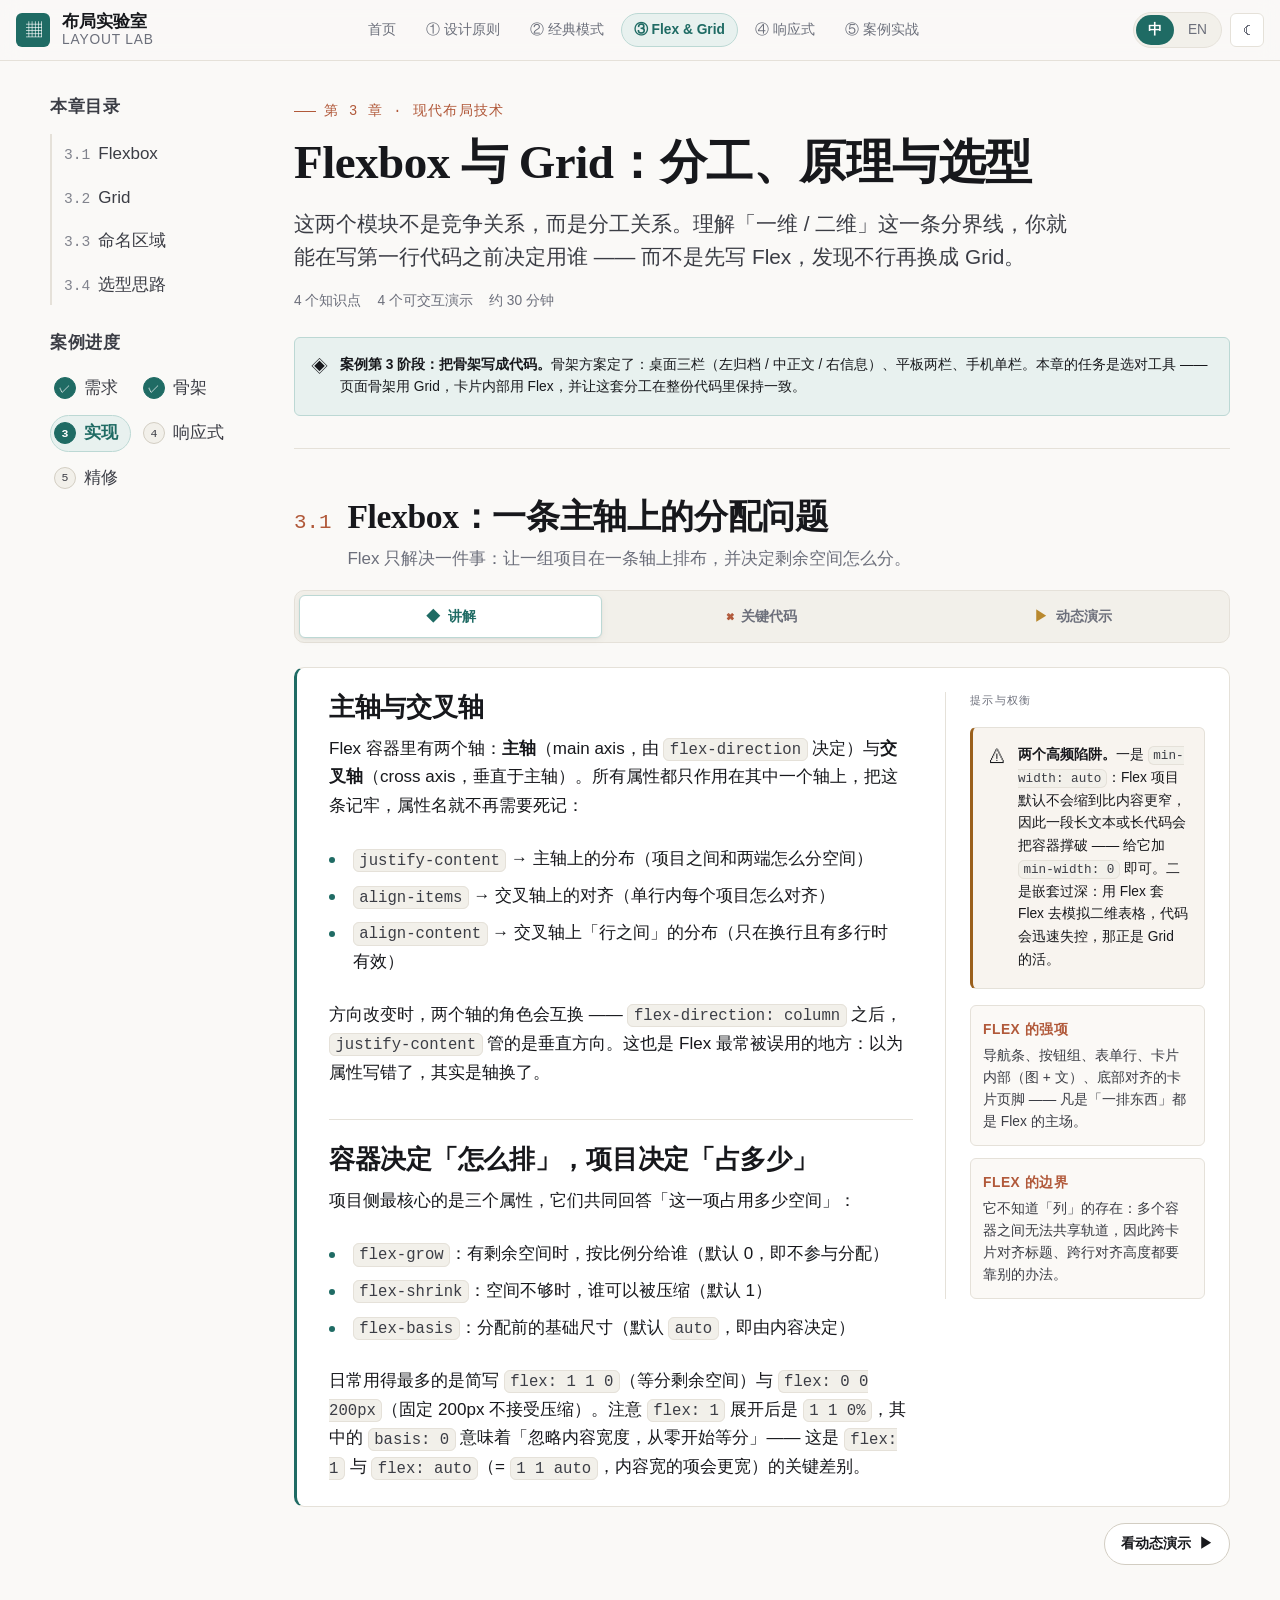
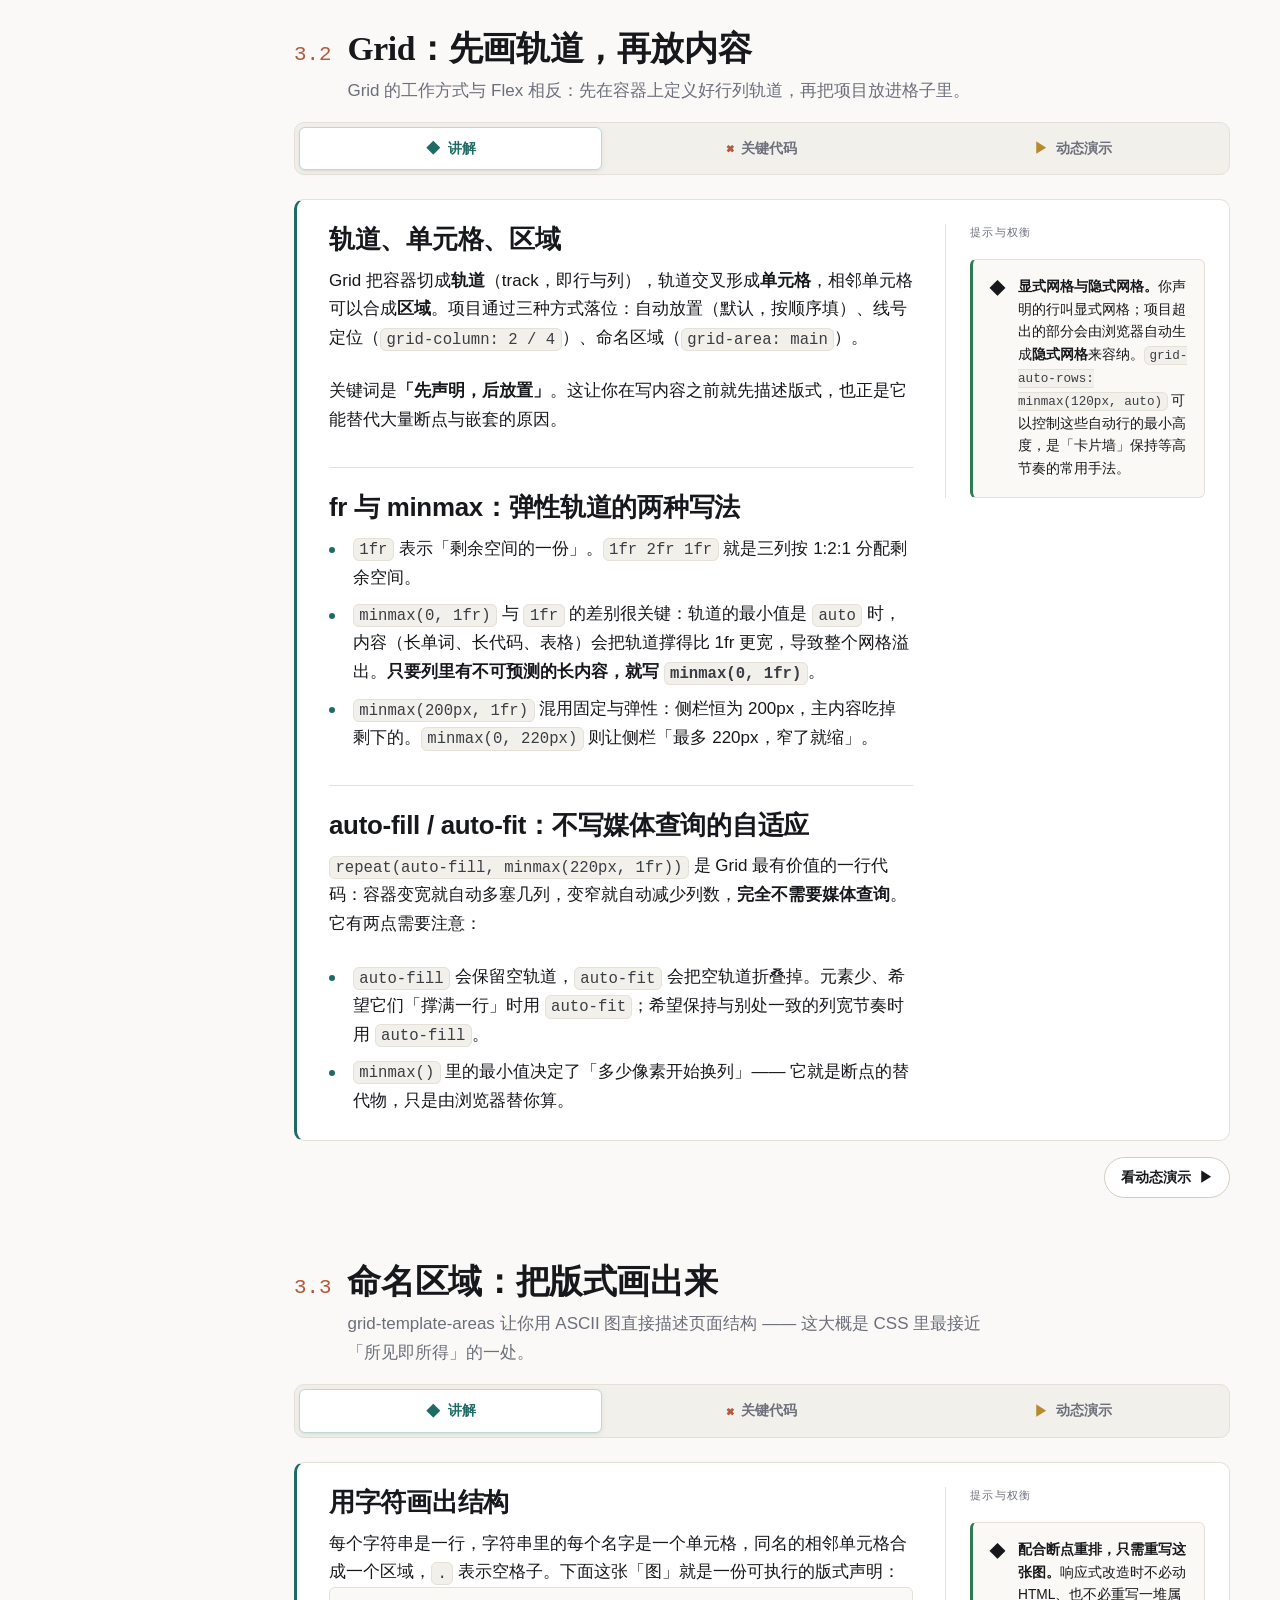
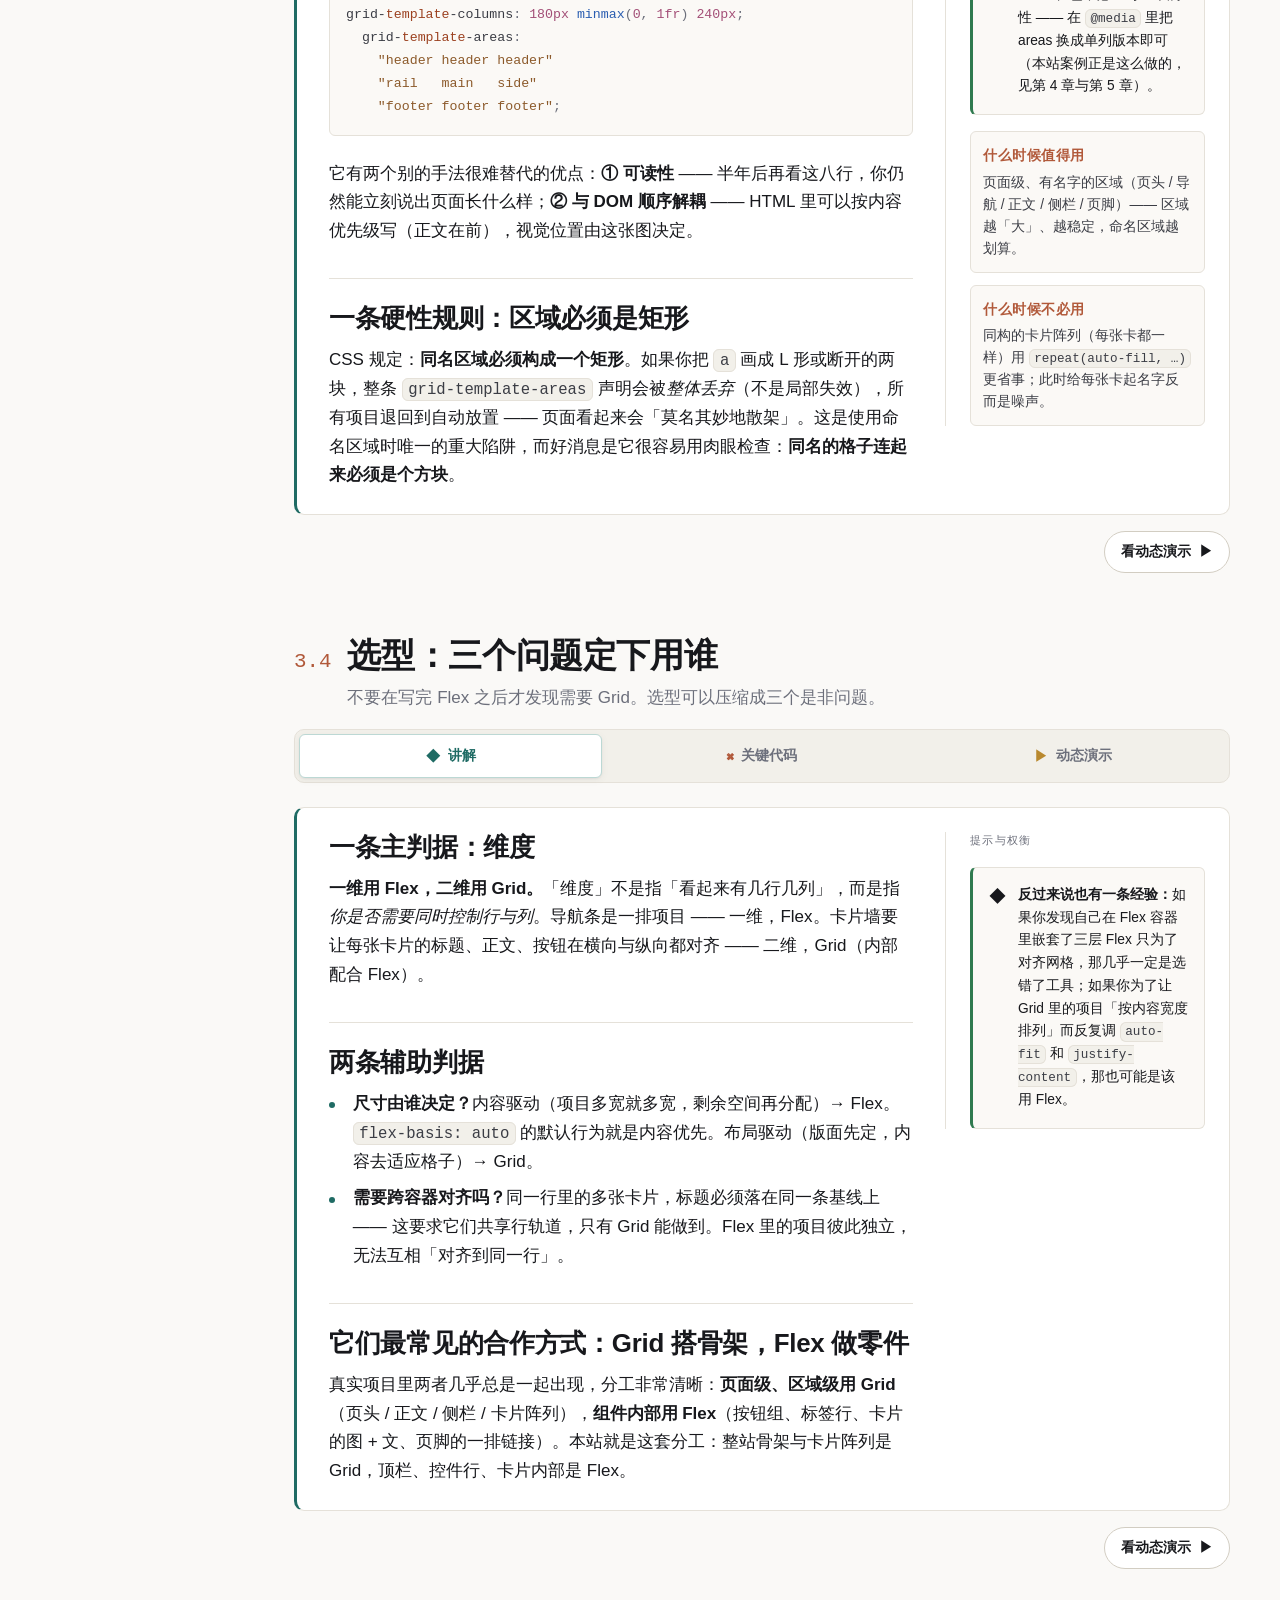
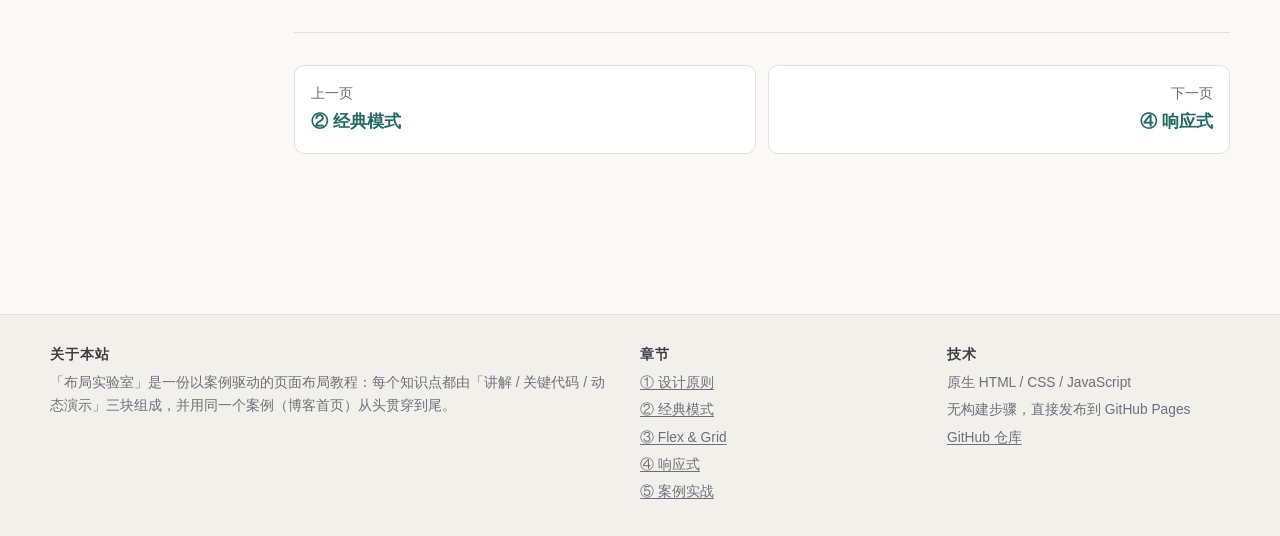
<file: chapters/flexgrid.html>
<!DOCTYPE html>
<html lang="zh-CN" data-lang="zh" data-theme="light">
<head>
<meta charset="UTF-8">
<meta name="viewport" content="width=device-width, initial-scale=1">
<title data-i18n="c3.title">第 3 章 · Flexbox 与 Grid｜布局实验室</title>
<meta name="description" content="Flexbox 与 Grid 的原理、适用场景与选型思路：一维用 Flex，二维用 Grid，并用 grid-template-areas 画出你的版式。" data-i18n-attr="content:c3.desc">
<link rel="icon" href="../assets/favicon.svg" type="image/svg+xml">
<link rel="apple-touch-icon" href="../assets/favicon.svg">
<link rel="stylesheet" href="../assets/css/tokens.css">
<link rel="stylesheet" href="../assets/css/base.css">
<link rel="stylesheet" href="../assets/css/site.css">
<link rel="stylesheet" href="../assets/css/demos.css">
</head>
<body>
<a class="skip-link" href="#main" data-i18n="nav.skip">跳到正文</a>

<header class="topbar">
  <div class="topbar__inner wrap">
    <a class="brand" href="../index.html">
      <span class="brand__mark" aria-hidden="true">▦</span>
      <span class="brand__text">
        <span class="brand__name" data-i18n="site.brand">布局实验室</span>
        <span class="brand__sub" data-i18n="site.brandSub">Layout Lab</span>
      </span>
    </a>
    <nav class="topnav" aria-label="章节导航" data-i18n-attr="aria-label:nav.label">
      <a class="topnav__link" href="../index.html" data-i18n="nav.home">首页</a>
      <a class="topnav__link" href="principles.html" data-i18n="nav.ch1">① 设计原则</a>
      <a class="topnav__link" href="patterns.html" data-i18n="nav.ch2">② 经典模式</a>
      <a class="topnav__link" href="flexgrid.html" aria-current="page" data-i18n="nav.ch3">③ Flex &amp; Grid</a>
      <a class="topnav__link" href="responsive.html" data-i18n="nav.ch4">④ 响应式</a>
      <a class="topnav__link" href="case.html" data-i18n="nav.ch5">⑤ 案例实战</a>
    </nav>
    <div class="topbar__tools">
      <div class="seg seg--lang" data-lang-switch data-name="lang" role="group" aria-label="Language">
        <button class="seg__btn is-active" type="button" data-value="zh">中</button>
        <button class="seg__btn" type="button" data-value="en">EN</button>
      </div>
      <button class="iconbtn" type="button" data-theme-toggle aria-label="切换主题">☾</button>
    </div>
  </div>
  <div class="progress"><div class="progress__bar"></div></div>
</header>

<main class="shell wrap" id="main">

  <aside class="toc toc--desktop">
    <p class="toc__title" data-i18n="toc.title">本章目录</p>
    <ul class="toc__list">
      <li><a class="toc__link" href="#p-flex"><span class="toc__num">3.1</span><span data-i18n="c3.p1.short">Flexbox</span></a></li>
      <li><a class="toc__link" href="#p-grid"><span class="toc__num">3.2</span><span data-i18n="c3.p2.short">Grid</span></a></li>
      <li><a class="toc__link" href="#p-areas"><span class="toc__num">3.3</span><span data-i18n="c3.p3.short">命名区域</span></a></li>
      <li><a class="toc__link" href="#p-decide"><span class="toc__num">3.4</span><span data-i18n="c3.p4.short">选型思路</span></a></li>
    </ul>
    <p class="toc__title" style="margin-top:1.5rem" data-i18n="toc.case">案例进度</p>
    <ol class="stepper">
      <li class="is-done" data-i18n="case.step1">需求</li>
      <li class="is-done" data-i18n="case.step2">骨架</li>
      <li class="is-current" data-i18n="case.step3">实现</li>
      <li data-i18n="case.step4">响应式</li>
      <li data-i18n="case.step5">精修</li>
    </ol>
  </aside>

  <article class="doc">

    <details class="toc toc--mobile">
      <summary data-i18n="toc.open">本章目录 / 案例进度</summary>
      <ul class="toc__list" style="margin-top:.75rem">
        <li><a class="toc__link" href="#p-flex"><span class="toc__num">3.1</span><span data-i18n="c3.p1.short">Flexbox</span></a></li>
        <li><a class="toc__link" href="#p-grid"><span class="toc__num">3.2</span><span data-i18n="c3.p2.short">Grid</span></a></li>
        <li><a class="toc__link" href="#p-areas"><span class="toc__num">3.3</span><span data-i18n="c3.p3.short">命名区域</span></a></li>
        <li><a class="toc__link" href="#p-decide"><span class="toc__num">3.4</span><span data-i18n="c3.p4.short">选型思路</span></a></li>
      </ul>
    </details>

    <header class="doc__head">
      <p class="eyebrow" data-i18n="c3.eyebrow">第 3 章 · 现代布局技术</p>
      <h1 class="doc__title" data-i18n="c3.h1">Flexbox 与 Grid：分工、原理与选型</h1>
      <p class="doc__lead" data-i18n="c3.lead">这两个模块不是竞争关系，而是分工关系。理解「一维 / 二维」这一条分界线，你就能在写第一行代码之前决定用谁 —— 而不是先写 Flex，发现不行再换成 Grid。</p>
      <div class="doc__meta">
        <span data-i18n="c3.meta1">4 个知识点</span>
        <span data-i18n="c3.meta2">4 个可交互演示</span>
        <span data-i18n="c3.meta3">约 30 分钟</span>
      </div>
      <div class="callout callout--case" style="margin-top:1.5rem">
        <span class="callout__icon" aria-hidden="true">◈</span>
        <div>
          <p data-i18n-html="c3.caseNote"><strong>案例第 3 阶段：把骨架写成代码。</strong>骨架方案定了：桌面三栏（左归档 / 中正文 / 右信息）、平板两栏、手机单栏。本章的任务是选对工具 —— 页面骨架用 Grid，卡片内部用 Flex，并让这套分工在整份代码里保持一致。</p>
        </div>
      </div>
    </header>

    <!-- ================================================================
         3.1 Flexbox
         ================================================================ -->
    <section class="point" id="p-flex">
      <header class="point__head">
        <span class="point__num">3.1</span>
        <h2 class="point__title" data-i18n="c3.p1.title">Flexbox：一条主轴上的分配问题</h2>
        <p class="point__sub" data-i18n="c3.p1.sub">Flex 只解决一件事：让一组项目在一条轴上排布，并决定剩余空间怎么分。</p>
      </header>

      <div class="point__tabs" role="tablist" data-i18n-attr="aria-label:label.tabs" aria-label="讲解 / 关键代码 / 动态演示">
        <button class="ptab ptab--theory is-active" type="button" role="tab" aria-selected="true" data-tab="theory" id="tab-p-flex-theory" aria-controls="pan-p-flex-theory"><span data-i18n="label.theory">讲解</span></button>
        <button class="ptab ptab--code" type="button" role="tab" aria-selected="false" data-tab="code" id="tab-p-flex-code" aria-controls="pan-p-flex-code"><span data-i18n="label.code">关键代码</span></button>
        <button class="ptab ptab--demo" type="button" role="tab" aria-selected="false" data-tab="demo" id="tab-p-flex-demo" aria-controls="pan-p-flex-demo"><span data-i18n="label.demo">动态演示</span></button>
      </div>

      <div class="point__panels">
        <div class="point__panel" role="tabpanel" id="pan-p-flex-theory" aria-labelledby="tab-p-flex-theory" data-panel="theory">
  <div class="block block--theory">
          <p class="block__label" data-i18n="label.theory">讲解</p>
          <div class="prose">
            <h4 data-i18n="c3.p1.h1">主轴与交叉轴</h4>
            <p data-i18n-html="c3.p1.t1">Flex 容器里有两个轴：<strong>主轴</strong>（main axis，由 <code>flex-direction</code> 决定）与<strong>交叉轴</strong>（cross axis，垂直于主轴）。所有属性都只作用在其中一个轴上，把这条记牢，属性名就不再需要死记：</p>
            <ul>
              <li data-i18n-html="c3.p1.t1a"><code>justify-content</code> → 主轴上的分布（项目之间和两端怎么分空间）</li>
              <li data-i18n-html="c3.p1.t1b"><code>align-items</code> → 交叉轴上的对齐（单行内每个项目怎么对齐）</li>
              <li data-i18n-html="c3.p1.t1c"><code>align-content</code> → 交叉轴上「行之间」的分布（只在换行且有多行时有效）</li>
            </ul>
            <p data-i18n-html="c3.p1.t2">方向改变时，两个轴的角色会互换 —— <code>flex-direction: column</code> 之后，<code>justify-content</code> 管的是垂直方向。这也是 Flex 最常被误用的地方：以为属性写错了，其实是轴换了。</p>

            <h4 data-i18n="c3.p1.h2">容器决定「怎么排」，项目决定「占多少」</h4>
            <p data-i18n-html="c3.p1.t3">项目侧最核心的是三个属性，它们共同回答「这一项占用多少空间」：</p>
            <ul>
              <li data-i18n-html="c3.p1.t3a"><code>flex-grow</code>：有剩余空间时，按比例分给谁（默认 0，即不参与分配）</li>
              <li data-i18n-html="c3.p1.t3b"><code>flex-shrink</code>：空间不够时，谁可以被压缩（默认 1）</li>
              <li data-i18n-html="c3.p1.t3c"><code>flex-basis</code>：分配前的基础尺寸（默认 <code>auto</code>，即由内容决定）</li>
            </ul>
            <p data-i18n-html="c3.p1.t4">日常用得最多的是简写 <code>flex: 1 1 0</code>（等分剩余空间）与 <code>flex: 0 0 200px</code>（固定 200px 不接受压缩）。注意 <code>flex: 1</code> 展开后是 <code>1 1 0%</code>，其中的 <code>basis: 0</code> 意味着「忽略内容宽度，从零开始等分」—— 这是 <code>flex: 1</code> 与 <code>flex: auto</code>（= <code>1 1 auto</code>，内容宽的项会更宽）的关键差别。</p>

            <div class="callout callout--warn">
              <span class="callout__icon" aria-hidden="true">⚠</span>
              <p data-i18n-html="c3.p1.warn"><strong>两个高频陷阱。</strong>一是 <code>min-width: auto</code>：Flex 项目默认不会缩到比内容更窄，因此一段长文本或长代码会把容器撑破 —— 给它加 <code>min-width: 0</code> 即可。二是嵌套过深：用 Flex 套 Flex 去模拟二维表格，代码会迅速失控，那正是 Grid 的活。</p>
            </div>

            <dl class="tradeoff">
              <div>
                <dt data-i18n="c3.p1.td1t">Flex 的强项</dt>
                <dd data-i18n="c3.p1.td1d">导航条、按钮组、表单行、卡片内部（图 + 文）、底部对齐的卡片页脚 —— 凡是「一排东西」都是 Flex 的主场。</dd>
              </div>
              <div>
                <dt data-i18n="c3.p1.td2t">Flex 的边界</dt>
                <dd data-i18n="c3.p1.td2d">它不知道「列」的存在：多个容器之间无法共享轨道，因此跨卡片对齐标题、跨行对齐高度都要靠别的办法。</dd>
              </div>
            </dl>
          </div>
        </div>

        <p class="paneljump">
          <button class="btn" type="button" data-jump="demo">
            <span data-i18n="label.toDemo">看动态演示</span>
            <span aria-hidden="true">▶</span>
          </button>
        </p>
        </div>
        <div class="point__panel" role="tabpanel" id="pan-p-flex-code" aria-labelledby="tab-p-flex-code" data-panel="code">
  <div class="block block--code">
          <p class="block__label" data-i18n="label.code">关键代码</p>
          <figure class="codeblock">
            <figcaption class="codeblock__bar">
              <span class="codeblock__title" data-i18n="c3.p1.codeTitle">卡片内部：一个典型的 Flex 场景</span>
              <span class="codeblock__lang">css</span>
              <button class="copybtn" type="button" data-i18n="ui.copy">复制</button>
            </figcaption>
  <pre class="code" data-lang="css"><code>.post-card {
    display: flex;
    flex-direction: column;      <span class="tok-cmt" data-i18n="c3.p1.c1">/* 主轴改为垂直：卡片上下堆叠 */</span>
    gap: 12px;
    min-width: 0;                <span class="tok-cmt" data-i18n="c3.p1.c2">/* 允许被压缩，防止长内容撑破容器 */</span>
  }

  .post-card__meta {
    display: flex;
    align-items: center;         <span class="tok-cmt" data-i18n="c3.p1.c3">/* 交叉轴（垂直）居中 */</span>
    justify-content: space-between;  <span class="tok-cmt" data-i18n="c3.p1.c4">/* 主轴（水平）两端分布 */</span>
    gap: 8px;
  }

  .post-card__footer {
    margin-top: auto;            <span class="tok-cmt" data-i18n="c3.p1.c5">/* auto margin 吸走剩余空间 → 页脚被压到底部 */</span>
  }

  .post-card__title {
    flex: 1 1 0;                 <span class="tok-cmt" data-i18n="c3.p1.c6">/* grow shrink basis：等分可用宽度 */</span>
    min-width: 0;                <span class="tok-cmt" data-i18n="c3.p1.c7">/* 配合 overflow:hidden 才能让长标题出现省略号 */</span>
    overflow: hidden;
    text-overflow: ellipsis;
    white-space: nowrap;
  }
  </code></pre>
          </figure>
          <ul class="code-notes">
            <li data-i18n-html="c3.p1.n1"><code>margin-top: auto</code> 是 Flex 里最实用的技巧之一：它把「剩下的空间」全吃掉，于是页脚被顶到底部，而不需要 <code>position: absolute</code> 或固定高度。</li>
            <li data-i18n-html="c3.p1.n2">注意 <code>min-width: 0</code> 出现了两次：一次在容器上（允许自己被压缩），一次在标题上（允许省略号生效）。这是 Flex 最常见的一类「玄学问题」的真正原因。</li>
            <li data-i18n-html="c3.p1.n3">用 <code>gap</code> 而不是 <code>margin-right</code>：不必处理最后一个元素，间距也不会在压缩时被吃掉。</li>
          </ul>
        </div>
        </div>
        <div class="point__panel" role="tabpanel" id="pan-p-flex-demo" aria-labelledby="tab-p-flex-demo" data-panel="demo">
  <div class="block block--demo">
          <p class="block__label" data-i18n="label.demo">动态演示</p>
          <div class="demo" data-demo="flex">
            <div class="demo__stage demo__stage--soft">
              <div class="fxwrap" data-axes="off">
                <div class="fxbox" id="dv-flex"></div>
                <div class="axis" aria-hidden="true">
                  <span class="axis__label axis__cross">cross axis</span>
                  <span class="axis__label axis__main">main axis</span>
                </div>
              </div>
            </div>

            <div class="demo__controls demo__controls--two">
              <div class="ctrlgroup">
                <span class="ctrlgroup__label">flex-direction</span>
                <div class="ctrlgroup__body">
                  <div class="seg seg--mono" data-name="dir">
                    <button class="seg__btn is-active" type="button" data-value="row">row</button>
                    <button class="seg__btn" type="button" data-value="column">column</button>
                    <button class="seg__btn" type="button" data-value="row-reverse">row-reverse</button>
                    <button class="seg__btn" type="button" data-value="column-reverse">column-reverse</button>
                  </div>
                </div>
              </div>

              <div class="ctrlgroup">
                <span class="ctrlgroup__label">flex-wrap</span>
                <div class="ctrlgroup__body">
                  <div class="seg seg--mono" data-name="wrap">
                    <button class="seg__btn is-active" type="button" data-value="nowrap">nowrap</button>
                    <button class="seg__btn" type="button" data-value="wrap">wrap</button>
                    <button class="seg__btn" type="button" data-value="wrap-reverse">wrap-reverse</button>
                  </div>
                </div>
              </div>

              <div class="ctrlgroup ctrlgroup--full">
                <span class="ctrlgroup__label" data-i18n="d.flex.justify">justify-content（主轴）</span>
                <div class="ctrlgroup__body">
                  <div class="seg seg--mono" data-name="justify">
                    <button class="seg__btn is-active" type="button" data-value="flex-start">flex-start</button>
                    <button class="seg__btn" type="button" data-value="center">center</button>
                    <button class="seg__btn" type="button" data-value="flex-end">flex-end</button>
                    <button class="seg__btn" type="button" data-value="space-between">space-between</button>
                    <button class="seg__btn" type="button" data-value="space-around">space-around</button>
                    <button class="seg__btn" type="button" data-value="space-evenly">space-evenly</button>
                  </div>
                </div>
              </div>

              <div class="ctrlgroup">
                <span class="ctrlgroup__label" data-i18n="d.flex.align">align-items（交叉轴 · 单行）</span>
                <div class="ctrlgroup__body">
                  <div class="seg seg--mono" data-name="align">
                    <button class="seg__btn" type="button" data-value="stretch">stretch</button>
                    <button class="seg__btn is-active" type="button" data-value="flex-start">flex-start</button>
                    <button class="seg__btn" type="button" data-value="center">center</button>
                    <button class="seg__btn" type="button" data-value="flex-end">flex-end</button>
                    <button class="seg__btn" type="button" data-value="baseline">baseline</button>
                  </div>
                </div>
              </div>

              <div class="ctrlgroup">
                <span class="ctrlgroup__label" data-i18n="d.flex.content">align-content（交叉轴 · 多行）</span>
                <div class="ctrlgroup__body">
                  <div class="seg seg--mono" data-name="content">
                    <button class="seg__btn is-active" type="button" data-value="stretch">stretch</button>
                    <button class="seg__btn" type="button" data-value="flex-start">flex-start</button>
                    <button class="seg__btn" type="button" data-value="center">center</button>
                    <button class="seg__btn" type="button" data-value="space-between">space-between</button>
                  </div>
                </div>
              </div>

              <label class="ctrl">
                <span class="ctrl__label">gap</span>
                <input type="range" min="0" max="40" step="2" value="12" data-name="gap" data-var="--gap" data-unit="px" data-target="#dv-flex">
                <output class="ctrl__val">12px</output>
              </label>

              <label class="ctrl">
                <span class="ctrl__label" data-i18n="d.flex.height">容器高度（0 = auto）</span>
                <input type="range" min="0" max="320" step="10" value="210" data-name="height" data-format="auto">
                <output class="ctrl__val">210</output>
              </label>

              <div class="ctrlgroup">
                <span class="ctrlgroup__label" data-i18n="d.flex.count">项目数量</span>
                <div class="ctrlgroup__body">
                  <div class="seg" data-name="count">
                    <button class="seg__btn" type="button" data-value="2">2</button>
                    <button class="seg__btn" type="button" data-value="3">3</button>
                    <button class="seg__btn is-active" type="button" data-value="4">4</button>
                    <button class="seg__btn" type="button" data-value="5">5</button>
                  </div>
                </div>
              </div>

              <div class="ctrlgroup">
                <span class="ctrlgroup__label" data-i18n="d.flex.axes">辅助</span>
                <div class="ctrlgroup__body">
                  <label class="switch"><input type="checkbox" data-name="axes"><span data-i18n="d.flex.axesOn">显示两个轴</span></label>
                </div>
              </div>

              <div class="ctrlgroup ctrlgroup--full">
                <span class="ctrlgroup__label" data-i18n="d.flex.grow">让某一项 flex-grow: 1（检查它是否吸收剩余空间）</span>
                <div class="ctrlgroup__body chips">
                  <label class="chip"><input type="checkbox"><span>1</span></label>
                  <label class="chip"><input type="checkbox"><span>2</span></label>
                  <label class="chip"><input type="checkbox"><span>3</span></label>
                  <label class="chip"><input type="checkbox"><span>4</span></label>
                  <label class="chip"><input type="checkbox"><span>5</span></label>
                </div>
              </div>

              <p class="demo__readout" id="dv-flex-out" aria-live="polite"></p>
            </div>

            <figure class="codeblock">
              <figcaption class="codeblock__bar">
                <span class="codeblock__title" data-i18n="d.live">实时输出：上面每一步操作对应的 CSS</span>
                <span class="codeblock__lang">css</span>
                <button class="copybtn" type="button" data-i18n="ui.copy">复制</button>
              </figcaption>
              <pre class="code code--live" data-lang="css"><code id="code-flex"></code></pre>
            </figure>
          </div>
          <p class="demo__note" data-i18n="c3.p1.demoNote">推荐路径：先把 flex-wrap 改成 wrap 并把容器高度拉到 300，然后逐个试 align-content —— 你会看到「单行对齐」和「多行分布」的差别。再切到 column，观察两个轴的角色互换、以及轴标签的移动。</p>
        </div>
        </div>
      </div>
    </section>

    <!-- ================================================================
         3.2 Grid
         ================================================================ -->
    <section class="point" id="p-grid">
      <header class="point__head">
        <span class="point__num">3.2</span>
        <h2 class="point__title" data-i18n="c3.p2.title">Grid：先画轨道，再放内容</h2>
        <p class="point__sub" data-i18n="c3.p2.sub">Grid 的工作方式与 Flex 相反：先在容器上定义好行列轨道，再把项目放进格子里。</p>
      </header>

      <div class="point__tabs" role="tablist" data-i18n-attr="aria-label:label.tabs" aria-label="讲解 / 关键代码 / 动态演示">
        <button class="ptab ptab--theory is-active" type="button" role="tab" aria-selected="true" data-tab="theory" id="tab-p-grid-theory" aria-controls="pan-p-grid-theory"><span data-i18n="label.theory">讲解</span></button>
        <button class="ptab ptab--code" type="button" role="tab" aria-selected="false" data-tab="code" id="tab-p-grid-code" aria-controls="pan-p-grid-code"><span data-i18n="label.code">关键代码</span></button>
        <button class="ptab ptab--demo" type="button" role="tab" aria-selected="false" data-tab="demo" id="tab-p-grid-demo" aria-controls="pan-p-grid-demo"><span data-i18n="label.demo">动态演示</span></button>
      </div>

      <div class="point__panels">
        <div class="point__panel" role="tabpanel" id="pan-p-grid-theory" aria-labelledby="tab-p-grid-theory" data-panel="theory">
  <div class="block block--theory">
          <p class="block__label" data-i18n="label.theory">讲解</p>
          <div class="prose">
            <h4 data-i18n="c3.p2.h1">轨道、单元格、区域</h4>
            <p data-i18n-html="c3.p2.t1">Grid 把容器切成<strong>轨道</strong>（track，即行与列），轨道交叉形成<strong>单元格</strong>，相邻单元格可以合成<strong>区域</strong>。项目通过三种方式落位：自动放置（默认，按顺序填）、线号定位（<code>grid-column: 2 / 4</code>）、命名区域（<code>grid-area: main</code>）。</p>
            <p data-i18n-html="c3.p2.t2">关键词是<strong>「先声明，后放置」</strong>。这让你在写内容之前就先描述版式，也正是它能替代大量断点与嵌套的原因。</p>

            <h4 data-i18n="c3.p2.h2">fr 与 minmax：弹性轨道的两种写法</h4>
            <ul>
              <li data-i18n-html="c3.p2.t2a"><code>1fr</code> 表示「剩余空间的一份」。<code>1fr 2fr 1fr</code> 就是三列按 1:2:1 分配剩余空间。</li>
              <li data-i18n-html="c3.p2.t2b"><code>minmax(0, 1fr)</code> 与 <code>1fr</code> 的差别很关键：轨道的最小值是 <code>auto</code> 时，内容（长单词、长代码、表格）会把轨道撑得比 1fr 更宽，导致整个网格溢出。<strong>只要列里有不可预测的长内容，就写 <code>minmax(0, 1fr)</code></strong>。</li>
              <li data-i18n-html="c3.p2.t2c"><code>minmax(200px, 1fr)</code> 混用固定与弹性：侧栏恒为 200px，主内容吃掉剩下的。<code>minmax(0, 220px)</code> 则让侧栏「最多 220px，窄了就缩」。</li>
            </ul>

            <h4 data-i18n="c3.p2.h3">auto-fill / auto-fit：不写媒体查询的自适应</h4>
            <p data-i18n-html="c3.p2.t3"><code>repeat(auto-fill, minmax(220px, 1fr))</code> 是 Grid 最有价值的一行代码：容器变宽就自动多塞几列，变窄就自动减少列数，<strong>完全不需要媒体查询</strong>。它有两点需要注意：</p>
            <ul>
              <li data-i18n-html="c3.p2.t3a"><code>auto-fill</code> 会保留空轨道，<code>auto-fit</code> 会把空轨道折叠掉。元素少、希望它们「撑满一行」时用 <code>auto-fit</code>；希望保持与别处一致的列宽节奏时用 <code>auto-fill</code>。</li>
              <li data-i18n-html="c3.p2.t3b"><code>minmax()</code> 里的最小值决定了「多少像素开始换列」—— 它就是断点的替代物，只是由浏览器替你算。</li>
            </ul>

            <div class="callout callout--tip">
              <span class="callout__icon" aria-hidden="true">◆</span>
              <p data-i18n-html="c3.p2.tip"><strong>显式网格与隐式网格。</strong>你声明的行叫显式网格；项目超出的部分会由浏览器自动生成<strong>隐式网格</strong>来容纳。<code>grid-auto-rows: minmax(120px, auto)</code> 可以控制这些自动行的最小高度，是「卡片墙」保持等高节奏的常用手法。</p>
            </div>
          </div>
        </div>

        <p class="paneljump">
          <button class="btn" type="button" data-jump="demo">
            <span data-i18n="label.toDemo">看动态演示</span>
            <span aria-hidden="true">▶</span>
          </button>
        </p>
        </div>
        <div class="point__panel" role="tabpanel" id="pan-p-grid-code" aria-labelledby="tab-p-grid-code" data-panel="code">
  <div class="block block--code">
          <p class="block__label" data-i18n="label.code">关键代码</p>
          <figure class="codeblock">
            <figcaption class="codeblock__bar">
              <span class="codeblock__title" data-i18n="c3.p2.codeTitle">三种轨道写法，三种适用场景</span>
              <span class="codeblock__lang">css</span>
              <button class="copybtn" type="button" data-i18n="ui.copy">复制</button>
            </figcaption>
  <pre class="code" data-lang="css"><code><span class="tok-cmt" data-i18n="c3.p2.c1">/* 1. 等分：三列同宽 */</span>
  .tracks--even {
    display: grid;
    grid-template-columns: repeat(3, minmax(0, 1fr));
    gap: 16px;
  }

  <span class="tok-cmt" data-i18n="c3.p2.c2">/* 2. 固定 + 弹性：侧栏恒宽，主内容吃掉剩余空间 */</span>
  .tracks--sidebar {
    display: grid;
    grid-template-columns: minmax(0, 1fr) 240px;
    gap: 24px;
  }

  <span class="tok-cmt" data-i18n="c3.p2.c3">/* 3. 自适应卡片墙：不写媒体查询，容器变宽自动加列 */</span>
  .tracks--auto {
    display: grid;
    grid-template-columns: repeat(auto-fill, minmax(220px, 1fr));
    gap: 16px;
    grid-auto-rows: minmax(120px, auto);   <span class="tok-cmt" data-i18n="c3.p2.c4">/* 隐式行也有最小高度 */</span>
  }

  <span class="tok-cmt" data-i18n="c3.p2.c5">/* 显式放置：让某一项跨列、跨行 */</span>
  .featured {
    grid-column: 1 / -1;                   <span class="tok-cmt" data-i18n="c3.p2.c6">/* 从第 1 条线到最后一 条线 = 通栏 */</span>
    grid-row: span 2;                      <span class="tok-cmt" data-i18n="c3.p2.c7">/* 占两行，通常用于「一主多辅」的卡片墙 */</span>
  }
  </code></pre>
          </figure>
          <ul class="code-notes">
            <li data-i18n-html="c3.p2.n1"><code>1 / -1</code> 里的 <code>-1</code> 表示「最后一条列线」，因此它天然是「通栏」，无论栅格有多少列 —— 比写 <code>1 / 13</code> 更安全。</li>
            <li data-i18n-html="c3.p2.n2">自适应卡片墙的代价是列宽不完全可控（有 ±220px 内的浮动），做像素级对齐的版面时仍然要用断点或命名区域。</li>
            <li data-i18n-html="c3.p2.n3">本站的演示区、卡片阵列、货架式布局大量使用了 <code>repeat(auto-fit, minmax(...))</code>：它是「少写断点」的主要手段。</li>
          </ul>
        </div>
        </div>
        <div class="point__panel" role="tabpanel" id="pan-p-grid-demo" aria-labelledby="tab-p-grid-demo" data-panel="demo">
  <div class="block block--demo">
          <p class="block__label" data-i18n="label.demo">动态演示</p>
          <div class="demo" data-demo="grid">
            <div class="demo__stage demo__stage--soft">
              <div class="gxbox" id="dv-gx"></div>
            </div>

            <div class="demo__controls demo__controls--two">
              <div class="ctrlgroup ctrlgroup--full">
                <span class="ctrlgroup__label">grid-template-columns</span>
                <div class="ctrlgroup__body">
                  <div class="seg seg--mono" data-name="cols">
                    <button class="seg__btn is-active" type="button" data-value="r3">repeat(3, minmax(0, 1fr))</button>
                    <button class="seg__btn" type="button" data-value="f12">1fr 2fr 1fr</button>
                    <button class="seg__btn" type="button" data-value="side">200px minmax(0, 1fr)</button>
                    <button class="seg__btn" type="button" data-value="auto">repeat(auto-fill, minmax(140px, 1fr))</button>
                  </div>
                </div>
              </div>

              <div class="ctrlgroup">
                <span class="ctrlgroup__label">grid-template-rows</span>
                <div class="ctrlgroup__body">
                  <div class="seg seg--mono" data-name="rows">
                    <button class="seg__btn is-active" type="button" data-value="auto">auto</button>
                    <button class="seg__btn" type="button" data-value="r2">repeat(2, minmax(0, 1fr))</button>
                  </div>
                </div>
              </div>

              <div class="ctrlgroup">
                <span class="ctrlgroup__label" data-i18n="d.grid.count">项目数量</span>
                <div class="ctrlgroup__body">
                  <div class="seg" data-name="count">
                    <button class="seg__btn" type="button" data-value="2">2</button>
                    <button class="seg__btn" type="button" data-value="3">3</button>
                    <button class="seg__btn is-active" type="button" data-value="4">4</button>
                    <button class="seg__btn" type="button" data-value="5">5</button>
                    <button class="seg__btn" type="button" data-value="6">6</button>
                  </div>
                </div>
              </div>

              <div class="ctrlgroup">
                <span class="ctrlgroup__label" data-i18n="d.grid.justify">justify-items（格内水平）</span>
                <div class="ctrlgroup__body">
                  <div class="seg seg--mono" data-name="justify">
                    <button class="seg__btn is-active" type="button" data-value="stretch">stretch</button>
                    <button class="seg__btn" type="button" data-value="start">start</button>
                    <button class="seg__btn" type="button" data-value="center">center</button>
                    <button class="seg__btn" type="button" data-value="end">end</button>
                  </div>
                </div>
              </div>

              <div class="ctrlgroup">
                <span class="ctrlgroup__label" data-i18n="d.grid.align">align-items（格内垂直）</span>
                <div class="ctrlgroup__body">
                  <div class="seg seg--mono" data-name="align">
                    <button class="seg__btn is-active" type="button" data-value="stretch">stretch</button>
                    <button class="seg__btn" type="button" data-value="start">start</button>
                    <button class="seg__btn" type="button" data-value="center">center</button>
                    <button class="seg__btn" type="button" data-value="end">end</button>
                  </div>
                </div>
              </div>

              <label class="ctrl">
                <span class="ctrl__label">gap</span>
                <input type="range" min="0" max="40" step="2" value="12" data-name="gap" data-var="--gap" data-unit="px" data-target="#dv-gx">
                <output class="ctrl__val">12px</output>
              </label>

              <p class="demo__readout" id="dv-gx-out" aria-live="polite"></p>
            </div>

            <figure class="codeblock">
              <figcaption class="codeblock__bar">
                <span class="codeblock__title" data-i18n="d.live">实时输出：上面每一步操作对应的 CSS</span>
                <span class="codeblock__lang">css</span>
                <button class="copybtn" type="button" data-i18n="ui.copy">复制</button>
              </figcaption>
              <pre class="code code--live" data-lang="css"><code id="code-grid"></code></pre>
            </figure>
          </div>
          <p class="demo__note" data-i18n="c3.p2.demoNote">试三次：① 切到 <code>repeat(auto-fill, …)</code> 并拖动浏览器窗口，看列数自己变化；② 切到 <code>1fr 2fr 1fr</code> 再点 justify-items 的 start/center，看项目在格子内移动；③ 行模板设为 <code>repeat(2, …)</code> 并把项目加到 6 个，看隐式行如何接住多余的项目。</p>
        </div>
        </div>
      </div>
    </section>

    <!-- ================================================================
         3.3 命名区域
         ================================================================ -->
    <section class="point" id="p-areas">
      <header class="point__head">
        <span class="point__num">3.3</span>
        <h2 class="point__title" data-i18n="c3.p3.title">命名区域：把版式画出来</h2>
        <p class="point__sub" data-i18n="c3.p3.sub">grid-template-areas 让你用 ASCII 图直接描述页面结构 —— 这大概是 CSS 里最接近「所见即所得」的一处。</p>
      </header>

      <div class="point__tabs" role="tablist" data-i18n-attr="aria-label:label.tabs" aria-label="讲解 / 关键代码 / 动态演示">
        <button class="ptab ptab--theory is-active" type="button" role="tab" aria-selected="true" data-tab="theory" id="tab-p-areas-theory" aria-controls="pan-p-areas-theory"><span data-i18n="label.theory">讲解</span></button>
        <button class="ptab ptab--code" type="button" role="tab" aria-selected="false" data-tab="code" id="tab-p-areas-code" aria-controls="pan-p-areas-code"><span data-i18n="label.code">关键代码</span></button>
        <button class="ptab ptab--demo" type="button" role="tab" aria-selected="false" data-tab="demo" id="tab-p-areas-demo" aria-controls="pan-p-areas-demo"><span data-i18n="label.demo">动态演示</span></button>
      </div>

      <div class="point__panels">
        <div class="point__panel" role="tabpanel" id="pan-p-areas-theory" aria-labelledby="tab-p-areas-theory" data-panel="theory">
  <div class="block block--theory">
          <p class="block__label" data-i18n="label.theory">讲解</p>
          <div class="prose">
            <h4 data-i18n="c3.p3.h1">用字符画出结构</h4>
            <p data-i18n-html="c3.p3.t1">每个字符串是一行，字符串里的每个名字是一个单元格，同名的相邻单元格合成一个区域，<code>.</code> 表示空格子。下面这张「图」就是一份可执行的版式声明：</p>
            <pre class="code code--flat" data-lang="css"><code>grid-template-columns: 180px minmax(0, 1fr) 240px;
  grid-template-areas:
    "header header header"
    "rail   main   side"
    "footer footer footer";</code></pre>
            <p data-i18n-html="c3.p3.t2">它有两个别的手法很难替代的优点：<strong>① 可读性</strong> —— 半年后再看这八行，你仍然能立刻说出页面长什么样；<strong>② 与 DOM 顺序解耦</strong> —— HTML 里可以按内容优先级写（正文在前），视觉位置由这张图决定。</p>

            <h4 data-i18n="c3.p3.h2">一条硬性规则：区域必须是矩形</h4>
            <p data-i18n-html="c3.p3.t3">CSS 规定：<strong>同名区域必须构成一个矩形</strong>。如果你把 <code>a</code> 画成 L 形或断开的两块，整条 <code>grid-template-areas</code> 声明会被<em>整体丢弃</em>（不是局部失效），所有项目退回到自动放置 —— 页面看起来会「莫名其妙地散架」。这是使用命名区域时唯一的重大陷阱，而好消息是它很容易用肉眼检查：<strong>同名的格子连起来必须是个方块</strong>。</p>

            <div class="callout callout--tip">
              <span class="callout__icon" aria-hidden="true">◆</span>
              <p data-i18n-html="c3.p3.tip"><strong>配合断点重排，只需重写这张图。</strong>响应式改造时不必动 HTML、也不必重写一堆属性 —— 在 <code>@media</code> 里把 areas 换成单列版本即可（本站案例正是这么做的，见第 4 章与第 5 章）。</p>
            </div>

            <dl class="tradeoff">
              <div>
                <dt data-i18n="c3.p3.td1t">什么时候值得用</dt>
                <dd data-i18n="c3.p3.td1d">页面级、有名字的区域（页头 / 导航 / 正文 / 侧栏 / 页脚）—— 区域越「大」、越稳定，命名区域越划算。</dd>
              </div>
              <div>
                <dt data-i18n="c3.p3.td2t">什么时候不必用</dt>
                <dd data-i18n="c3.p3.td2d">同构的卡片阵列（每张卡都一样）用 <code>repeat(auto-fill, …)</code> 更省事；此时给每张卡起名字反而是噪声。</dd>
              </div>
            </dl>
          </div>
        </div>

        <p class="paneljump">
          <button class="btn" type="button" data-jump="demo">
            <span data-i18n="label.toDemo">看动态演示</span>
            <span aria-hidden="true">▶</span>
          </button>
        </p>
        </div>
        <div class="point__panel" role="tabpanel" id="pan-p-areas-code" aria-labelledby="tab-p-areas-code" data-panel="code">
  <div class="block block--code">
          <p class="block__label" data-i18n="label.code">关键代码</p>
          <figure class="codeblock">
            <figcaption class="codeblock__bar">
              <span class="codeblock__title" data-i18n="c3.p3.codeTitle">一个完整的页面骨架</span>
              <span class="codeblock__lang">css</span>
              <button class="copybtn" type="button" data-i18n="ui.copy">复制</button>
            </figcaption>
  <pre class="code" data-lang="css"><code>.page {
    display: grid;
    grid-template-columns: 180px minmax(0, 1fr) 240px;
    grid-template-rows: auto minmax(0, 1fr) auto;
    <span class="tok-cmt" data-i18n="c3.p3.c1">/* 这三行字符串就是版式本身 */</span>
    grid-template-areas:
      "header header header"
      "rail   main   side"
      "footer footer footer";
    gap: 24px;
    min-height: 100dvh;          <span class="tok-cmt" data-i18n="c3.p3.c2">/* dvh 而不是 vh：移动端地址栏收放不会导致跳动 */</span>
  }

  .page &gt; header { grid-area: header; }
  .page &gt; nav    { grid-area: rail; }
  .page &gt; main   { grid-area: main; min-width: 0; }
  .page &gt; aside  { grid-area: side; }
  .page &gt; footer { grid-area: footer; }

  <span class="tok-cmt" data-i18n="c3.p3.c3">/* 断点里只重画这张图，HTML 一行都不用改 */</span>
  @media (max-width: 900px) {
    .page {
      grid-template-columns: minmax(0, 1fr);
      grid-template-areas:
        "header"
        "main"
        "rail"
        "side"
        "footer";
    }
  }
  </code></pre>
          </figure>
          <ul class="code-notes">
            <li data-i18n-html="c3.p3.n1">字符串之间的空白无关紧要，但<strong>每个字符串的字符数必须一致</strong>（列数相同），否则声明同样会失效。</li>
            <li data-i18n-html="c3.p3.n2">用 <code>.</code> 可以留出真正的空位，例如 <code>". main side"</code> 让第一列在那一行完全空着。</li>
            <li data-i18n-html="c3.p3.n3">断点里的重排顺序就是移动端的阅读顺序：把 <code>main</code> 提到 <code>rail</code> 之前，读者先看到正文。</li>
          </ul>
        </div>
        </div>
        <div class="point__panel" role="tabpanel" id="pan-p-areas-demo" aria-labelledby="tab-p-areas-demo" data-panel="demo">
  <div class="block block--demo">
          <p class="block__label" data-i18n="label.demo">动态演示</p>
          <div class="demo" data-demo="areas">
            <div class="demo__stage demo__stage--soft">
              <div class="painter">
                <div>
                  <p class="demo__note" style="margin-bottom:.5rem" data-i18n="d.areas.boardHint">点击格子涂色（当前画笔见下方）；a / b / c 分别代表页头 / 正文 / 侧栏。</p>
                  <div class="painter__board" id="dv-areas-board"></div>
                </div>
                <div>
                  <p class="demo__note" style="margin-bottom:.5rem" data-i18n="d.areas.previewHint">这是浏览器按你生成的 grid-template-areas 真实渲染的结果：</p>
                  <div class="painter__preview" id="dv-areas-preview">
                    <div data-region="a" style="grid-area:a" data-i18n="c3.p3.dA">页头 a</div>
                    <div data-region="b" style="grid-area:b" data-i18n="c3.p3.dB">正文 b</div>
                    <div data-region="c" style="grid-area:c" data-i18n="c3.p3.dC">侧栏 c</div>
                    <div class="painter__empty" data-i18n="c3.p3.dEmpty">还没有画出任何区域</div>
                  </div>
                </div>
              </div>
            </div>

            <div class="demo__controls demo__controls--two">
              <div class="ctrlgroup">
                <span class="ctrlgroup__label" data-i18n="d.areas.brush">画笔</span>
                <div class="ctrlgroup__body">
                  <div class="seg seg--mono" data-name="brush">
                    <button class="seg__btn is-active" type="button" data-value="a">a</button>
                    <button class="seg__btn" type="button" data-value="b">b</button>
                    <button class="seg__btn" type="button" data-value="c">c</button>
                    <button class="seg__btn" type="button" data-value="." data-i18n="d.areas.erase">擦除</button>
                  </div>
                </div>
              </div>

              <div class="ctrlgroup">
                <span class="ctrlgroup__label" data-i18n="d.areas.actions">操作</span>
                <div class="ctrlgroup__body">
                  <button class="btn" type="button" data-role="clear" data-i18n="d.areas.clear">清空</button>
                  <span class="status status--ok" id="dv-areas-status"></span>
                </div>
              </div>
            </div>

            <figure class="codeblock">
              <figcaption class="codeblock__bar">
                <span class="codeblock__title" data-i18n="d.live">实时输出：上面每一步操作对应的 CSS</span>
                <span class="codeblock__lang">css</span>
                <button class="copybtn" type="button" data-i18n="ui.copy">复制</button>
              </figcaption>
              <pre class="code code--live" data-lang="css"><code id="code-areas"></code></pre>
            </figure>
          </div>
          <p class="demo__note" data-i18n="c3.p3.demoNote">故意画一个「断开的 a」（例如第一行涂 a a a、第三行中间再涂一个 a）：状态会立刻变成「区域非法」，右边预览也会散架 —— 这就是 CSS 丢弃整条声明的结果。再清空重画成两个规整的矩形，恢复正常。</p>
        </div>
        </div>
      </div>
    </section>

    <!-- ================================================================
         3.4 选型思路
         ================================================================ -->
    <section class="point" id="p-decide">
      <header class="point__head">
        <span class="point__num">3.4</span>
        <h2 class="point__title" data-i18n="c3.p4.title">选型：三个问题定下用谁</h2>
        <p class="point__sub" data-i18n="c3.p4.sub">不要在写完 Flex 之后才发现需要 Grid。选型可以压缩成三个是非问题。</p>
      </header>

      <div class="point__tabs" role="tablist" data-i18n-attr="aria-label:label.tabs" aria-label="讲解 / 关键代码 / 动态演示">
        <button class="ptab ptab--theory is-active" type="button" role="tab" aria-selected="true" data-tab="theory" id="tab-p-decide-theory" aria-controls="pan-p-decide-theory"><span data-i18n="label.theory">讲解</span></button>
        <button class="ptab ptab--code" type="button" role="tab" aria-selected="false" data-tab="code" id="tab-p-decide-code" aria-controls="pan-p-decide-code"><span data-i18n="label.code">关键代码</span></button>
        <button class="ptab ptab--demo" type="button" role="tab" aria-selected="false" data-tab="demo" id="tab-p-decide-demo" aria-controls="pan-p-decide-demo"><span data-i18n="label.demo">动态演示</span></button>
      </div>

      <div class="point__panels">
        <div class="point__panel" role="tabpanel" id="pan-p-decide-theory" aria-labelledby="tab-p-decide-theory" data-panel="theory">
  <div class="block block--theory">
          <p class="block__label" data-i18n="label.theory">讲解</p>
          <div class="prose">
            <h4 data-i18n="c3.p4.h1">一条主判据：维度</h4>
            <p data-i18n-html="c3.p4.t1"><strong>一维用 Flex，二维用 Grid。</strong>「维度」不是指「看起来有几行几列」，而是指<em>你是否需要同时控制行与列</em>。导航条是一排项目 —— 一维，Flex。卡片墙要让每张卡片的标题、正文、按钮在横向与纵向都对齐 —— 二维，Grid（内部配合 Flex）。</p>

            <h4 data-i18n="c3.p4.h2">两条辅助判据</h4>
            <ul>
              <li data-i18n-html="c3.p4.t2a"><strong>尺寸由谁决定？</strong>内容驱动（项目多宽就多宽，剩余空间再分配）→ Flex。<code>flex-basis: auto</code> 的默认行为就是内容优先。布局驱动（版面先定，内容去适应格子）→ Grid。</li>
              <li data-i18n-html="c3.p4.t2b"><strong>需要跨容器对齐吗？</strong>同一行里的多张卡片，标题必须落在同一条基线上 —— 这要求它们共享行轨道，只有 Grid 能做到。Flex 里的项目彼此独立，无法互相「对齐到同一行」。</li>
            </ul>

            <h4 data-i18n="c3.p4.h3">它们最常见的合作方式：Grid 搭骨架，Flex 做零件</h4>
            <p data-i18n-html="c3.p4.t3">真实项目里两者几乎总是一起出现，分工非常清晰：<strong>页面级、区域级用 Grid</strong>（页头 / 正文 / 侧栏 / 卡片阵列），<strong>组件内部用 Flex</strong>（按钮组、标签行、卡片的图 + 文、页脚的一排链接）。本站就是这套分工：整站骨架与卡片阵列是 Grid，顶栏、控件行、卡片内部是 Flex。</p>

            <div class="callout callout--tip">
              <span class="callout__icon" aria-hidden="true">◆</span>
              <p data-i18n-html="c3.p4.tip"><strong>反过来说也有一条经验：</strong>如果你发现自己在 Flex 容器里嵌套了三层 Flex 只为了对齐网格，那几乎一定是选错了工具；如果你为了让 Grid 里的项目「按内容宽度排列」而反复调 <code>auto-fit</code> 和 <code>justify-content</code>，那也可能是该用 Flex。</p>
            </div>
          </div>
        </div>

        <p class="paneljump">
          <button class="btn" type="button" data-jump="demo">
            <span data-i18n="label.toDemo">看动态演示</span>
            <span aria-hidden="true">▶</span>
          </button>
        </p>
        </div>
        <div class="point__panel" role="tabpanel" id="pan-p-decide-code" aria-labelledby="tab-p-decide-code" data-panel="code">
  <div class="block block--code">
          <p class="block__label" data-i18n="label.code">关键代码</p>
          <figure class="codeblock">
            <figcaption class="codeblock__bar">
              <span class="codeblock__title" data-i18n="c3.p4.codeTitle">同一个「卡片一行三张」，两种写法的差别</span>
              <span class="codeblock__lang">css</span>
              <button class="copybtn" type="button" data-i18n="ui.copy">复制</button>
            </figcaption>
  <pre class="code" data-lang="css"><code><span class="tok-cmt" data-i18n="c3.p4.c1">/* A. Flex 版：项目各自独立，宽度靠 flex-basis 约定 */</span>
  .cards--flex {
    display: flex;
    flex-wrap: wrap;
    gap: 16px;
  }
  .cards--flex &gt; .card {
    flex: 1 1 220px;        <span class="tok-cmt" data-i18n="c3.p4.c2">/* 每张卡至少 220px，剩余空间平分 */</span>
  }
  <span class="tok-cmt" data-i18n="c3.p4.c3">/* ⚠️ 最后一行不足三张时，卡片会被拉宽填满整行 —— 有时这正是你要的，
     但若要保持列宽一致，就需要再加一层占位元素或改用 Grid */</span>

  <span class="tok-cmt" data-i18n="c3.p4.c4">/* B. Grid 版：先定轨道，卡片只负责占位 */</span>
  .cards--grid {
    display: grid;
    grid-template-columns: repeat(auto-fit, minmax(220px, 1fr));
    gap: 16px;
  }
  <span class="tok-cmt" data-i18n="c3.p4.c5">/* 每个格子宽度由轨道决定，因此同一行的卡片天然等宽；
     卡片内部的标题 / 正文 / 按钮再用 Flex 排布（见 3.1） */</span>
  .cards--grid .card {
    display: flex;
    flex-direction: column;
    gap: 8px;
  }
  .cards--grid .card__cta { margin-top: auto; }   <span class="tok-cmt" data-i18n="c3.p4.c6">/* 按钮统一吸到底部 */</span>
  </code></pre>
          </figure>
          <ul class="code-notes">
            <li data-i18n-html="c3.p4.n1">两种写法都能跑，差别在于<strong>「列宽由谁保证」</strong>：Flex 版靠每个项目自己，Grid 版靠轨道统一规定。</li>
            <li data-i18n-html="c3.p4.n2">注意 Grid 版里仍然用了 Flex —— 这不是二选一，而是分层：外层 Grid 管列，内层 Flex 管卡片内部的纵向排列与底部对齐。</li>
            <li data-i18n-html="c3.p4.n3">如果卡片内容长度差异很大（标题一两行、摘要长短不一），Grid 版加上 <code>grid-auto-rows: 1fr</code> 可以强制每行等高，Flex 版则做不到。</li>
          </ul>
        </div>
        </div>
        <div class="point__panel" role="tabpanel" id="pan-p-decide-demo" aria-labelledby="tab-p-decide-demo" data-panel="demo">
  <div class="block block--demo">
          <p class="block__label" data-i18n="label.demo">动态演示</p>
          <div class="demo" data-demo="decide">
            <div class="decide" id="dv-decide">
              <div class="decide__q">
                <p data-i18n="d.decide.q1">① 你需要同时控制行和列吗？</p>
                <div class="ctrlgroup__body">
                  <div class="seg" data-name="dim">
                    <button class="seg__btn is-active" type="button" data-value="1d" data-i18n="d.decide.dim1">只要一维（一行或一列）</button>
                    <button class="seg__btn" type="button" data-value="2d" data-i18n="d.decide.dim2">需要二维（行 + 列）</button>
                  </div>
                </div>
              </div>

              <div class="decide__q">
                <p data-i18n="d.decide.q2">② 项目的尺寸由谁决定？</p>
                <div class="ctrlgroup__body">
                  <div class="seg" data-name="drive">
                    <button class="seg__btn is-active" type="button" data-value="content" data-i18n="d.decide.drive1">内容驱动（内容多宽就多宽）</button>
                    <button class="seg__btn" type="button" data-value="layout" data-i18n="d.decide.drive2">布局驱动（版面先定）</button>
                  </div>
                </div>
              </div>

              <div class="decide__q">
                <p data-i18n="d.decide.q3">③ 需要「跨卡片对齐」吗？（每张卡的标题、按钮落在同一条线上）</p>
                <div class="ctrlgroup__body">
                  <div class="seg" data-name="cross">
                    <button class="seg__btn" type="button" data-value="no" data-i18n="d.decide.cross1">不需要</button>
                    <button class="seg__btn is-active" type="button" data-value="need" data-i18n="d.decide.cross2">需要</button>
                  </div>
                </div>
              </div>

              <div class="decide__verdict" id="dv-decide-verdict" aria-live="polite"></div>

              <div class="abgrid">
                <div class="abgrid__panel" data-engine="flex">
                  <p class="abgrid__title">Flexbox</p>
                  <div class="cardrow">
                    <div class="minicard">
                      <p class="minicard__title" data-i18n="d.decide.c1t">短标题</p>
                      <p class="minicard__body" data-i18n="d.decide.c1b">内容宽度决定卡片宽度，剩余空间按 flex-grow 分配。</p>
                      <span class="minicard__btn" data-i18n="d.decide.read">阅读</span>
                    </div>
                    <div class="minicard">
                      <p class="minicard__title" data-i18n="d.decide.c2t">一个明显更长的标题会占掉更多宽度</p>
                      <p class="minicard__body" data-i18n="d.decide.c2b">于是同一行里的按钮不在同一条线上。</p>
                      <span class="minicard__btn" data-i18n="d.decide.read">阅读</span>
                    </div>
                    <div class="minicard">
                      <p class="minicard__title" data-i18n="d.decide.c3t">中等标题</p>
                      <p class="minicard__body" data-i18n="d.decide.c3b">卡片宽度随内容浮动。</p>
                      <span class="minicard__btn" data-i18n="d.decide.read">阅读</span>
                    </div>
                  </div>
                </div>

                <div class="abgrid__panel" data-engine="grid">
                  <p class="abgrid__title">Grid</p>
                  <div class="cardrow cardrow--grid">
                    <div class="minicard">
                      <p class="minicard__title" data-i18n="d.decide.c1t">短标题</p>
                      <p class="minicard__body" data-i18n="d.decide.c1b">列宽由轨道统一规定，因此同一行的卡片永远等宽。</p>
                      <span class="minicard__btn" data-i18n="d.decide.read">阅读</span>
                    </div>
                    <div class="minicard">
                      <p class="minicard__title" data-i18n="d.decide.c2t">一个明显更长的标题会占掉更多宽度</p>
                      <p class="minicard__body" data-i18n="d.decide.c2b">标题换行，但按钮依然对齐在同一条线上。</p>
                      <span class="minicard__btn" data-i18n="d.decide.read">阅读</span>
                    </div>
                    <div class="minicard">
                      <p class="minicard__title" data-i18n="d.decide.c3t">中等标题</p>
                      <p class="minicard__body" data-i18n="d.decide.c3b">卡片等宽，节奏统一。</p>
                      <span class="minicard__btn" data-i18n="d.decide.read">阅读</span>
                    </div>
                  </div>
                </div>
              </div>
            </div>
          </div>
          <p class="demo__note" data-i18n="c3.p4.demoNote">改一下三个问题的答案，下方结论会实时更新，并在两个面板里高亮被选中的方案。注意第二个卡片：「按钮是否落在同一条线上」正是第三条判据的直观证据。</p>
        </div>
        </div>
      </div>
    </section>

    <nav class="pagenav" aria-label="翻页" data-i18n-attr="aria-label:nav.pager">
      <a class="pagenav__link" href="patterns.html">
        <span class="pagenav__dir" data-i18n="nav.prev">上一页</span>
        <span class="pagenav__title" data-i18n="nav.ch2">② 经典模式</span>
      </a>
      <a class="pagenav__link pagenav__link--next" href="responsive.html">
        <span class="pagenav__dir" data-i18n="nav.next">下一页</span>
        <span class="pagenav__title" data-i18n="nav.ch4">④ 响应式</span>
      </a>
    </nav>

  </article>
</main>

<footer class="sitefoot">
  <div class="wrap sitefoot__grid">
    <div>
      <h4 data-i18n="foot.aboutTitle">关于本站</h4>
      <p data-i18n="foot.about">「布局实验室」是一份以案例驱动的页面布局教程：每个知识点都由「讲解 / 关键代码 / 动态演示」三块组成，并用同一个案例（博客首页）从头贯穿到尾。</p>
    </div>
    <div>
      <h4 data-i18n="foot.chapters">章节</h4>
      <ul>
        <li><a href="principles.html" data-i18n="nav.ch1">① 设计原则</a></li>
        <li><a href="patterns.html" data-i18n="nav.ch2">② 经典模式</a></li>
        <li><a href="flexgrid.html" data-i18n="nav.ch3">③ Flex &amp; Grid</a></li>
        <li><a href="responsive.html" data-i18n="nav.ch4">④ 响应式</a></li>
        <li><a href="case.html" data-i18n="nav.ch5">⑤ 案例实战</a></li>
      </ul>
    </div>
    <div>
      <h4 data-i18n="foot.metaTitle">技术</h4>
      <ul>
        <li data-i18n="foot.meta1">原生 HTML / CSS / JavaScript</li>
        <li data-i18n="foot.meta2">无构建步骤，直接发布到 GitHub Pages</li>
        <!-- 发布前请把下面这一行的地址换成你的仓库地址 -->
        <li><a href="https://github.com/WangLing1206/layout-lab-course" target="_blank" rel="noopener" data-i18n="foot.repo">GitHub 仓库</a></li>
      </ul>
    </div>
  </div>
</footer>

<button class="totop iconbtn" type="button" data-i18n-attr="aria-label:nav.top" aria-label="回到顶部">↑</button>

<script src="../assets/js/ui.js"></script>
<script src="../assets/js/i18n.js"></script>
<script src="../assets/js/demo-flexgrid.js"></script>
<script src="../assets/js/site.js"></script>
</body>
</html>
</file>
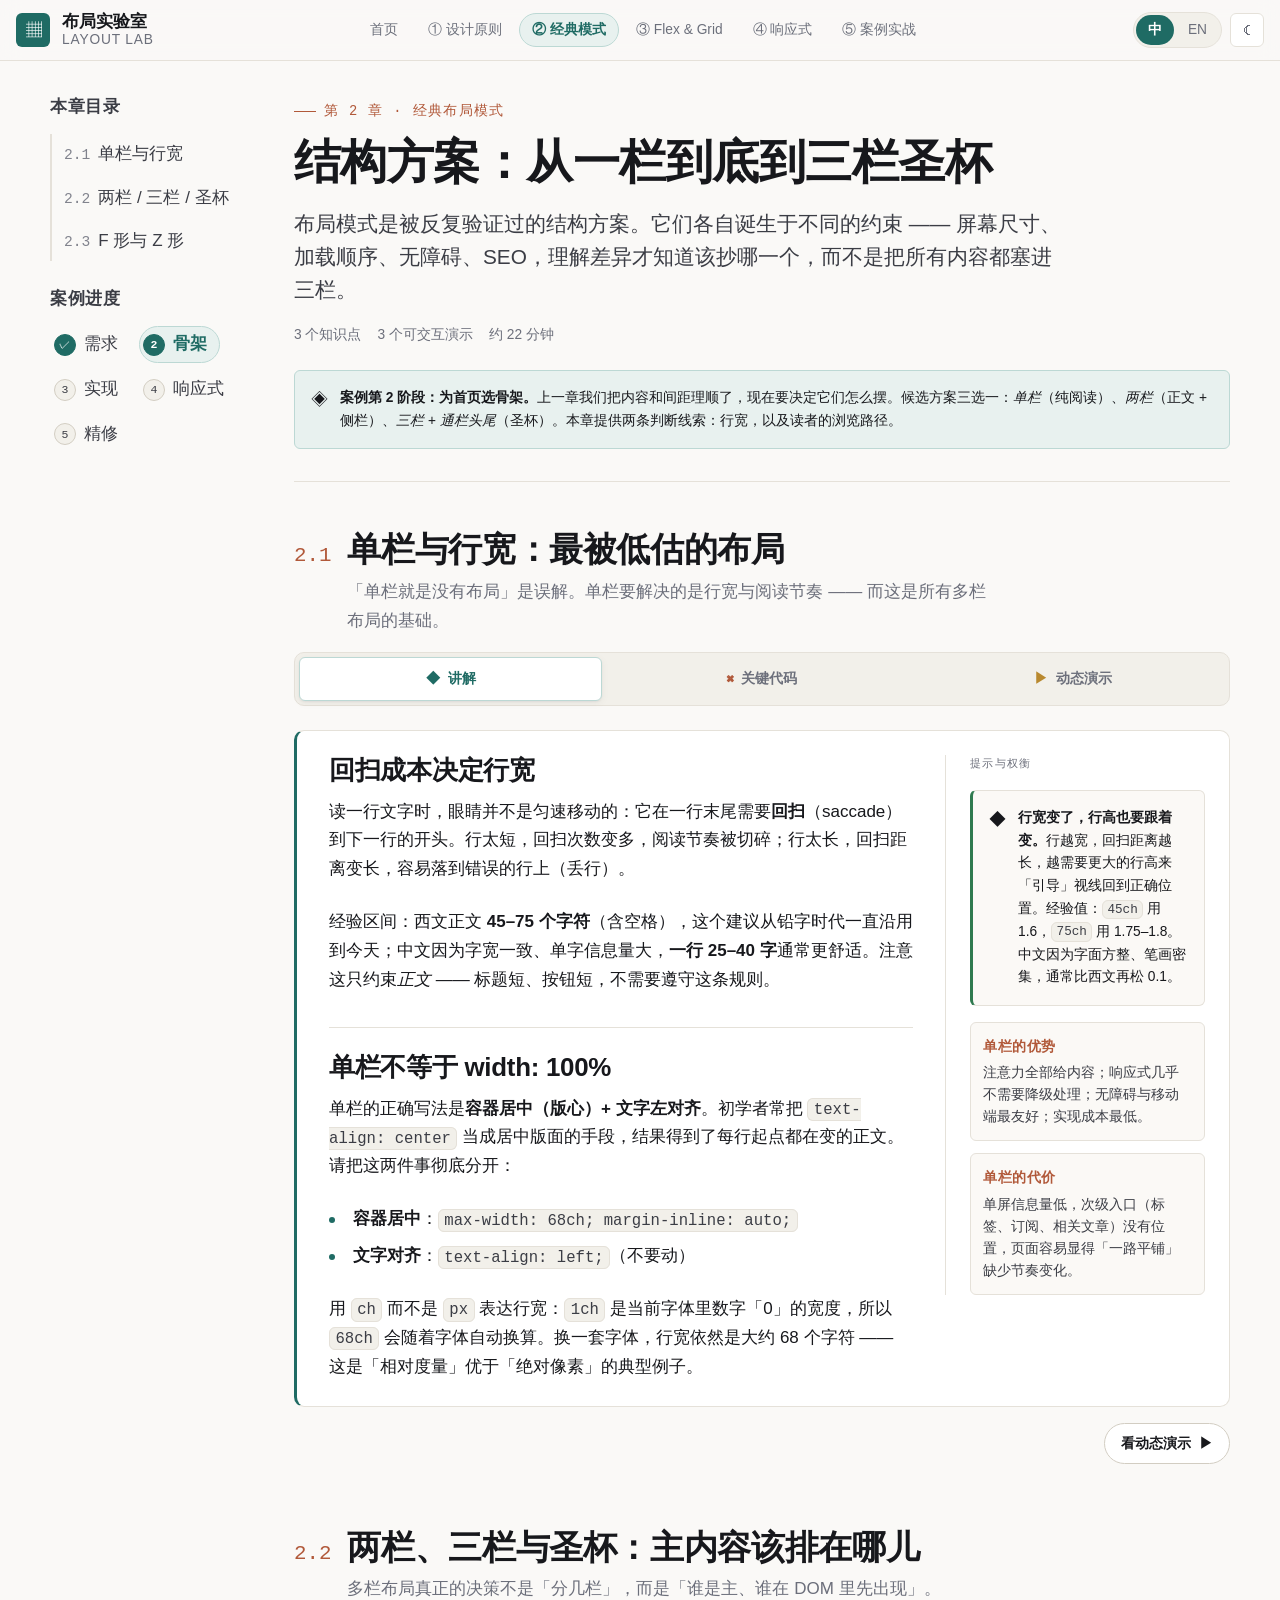
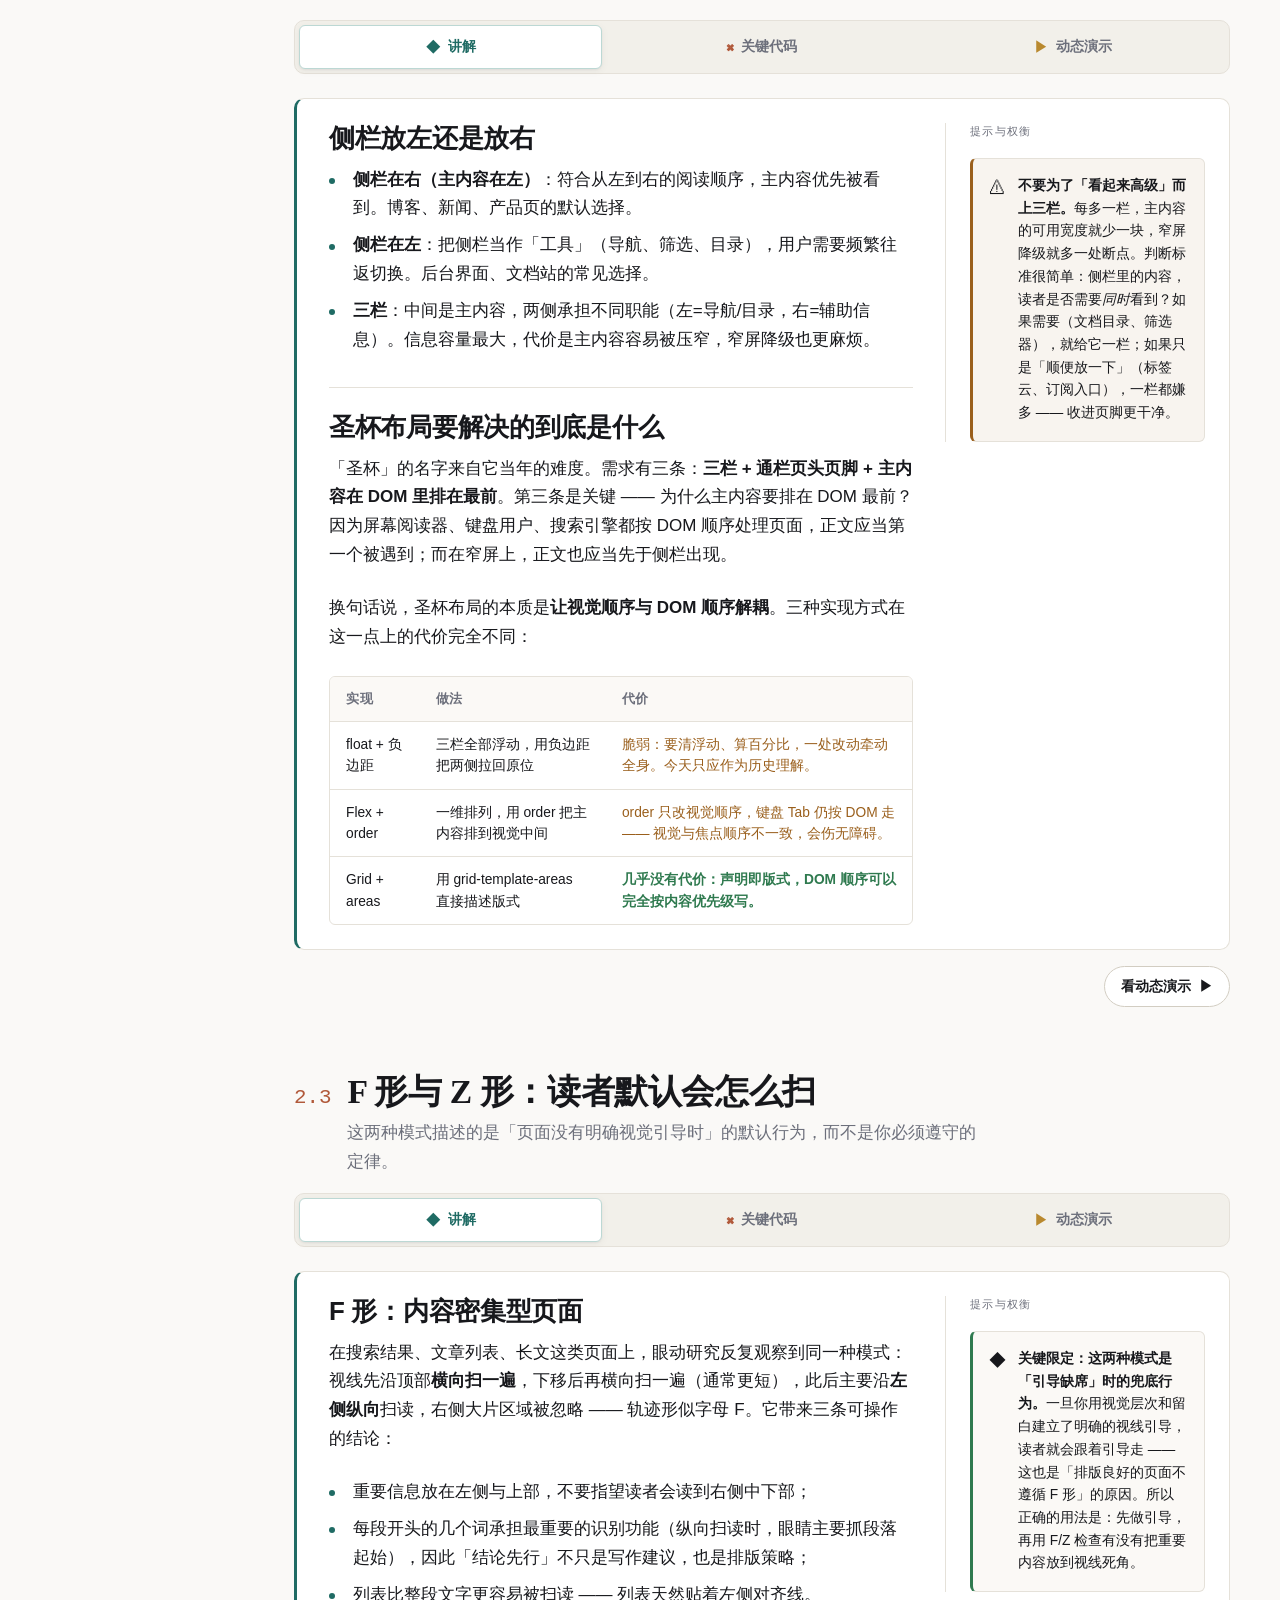
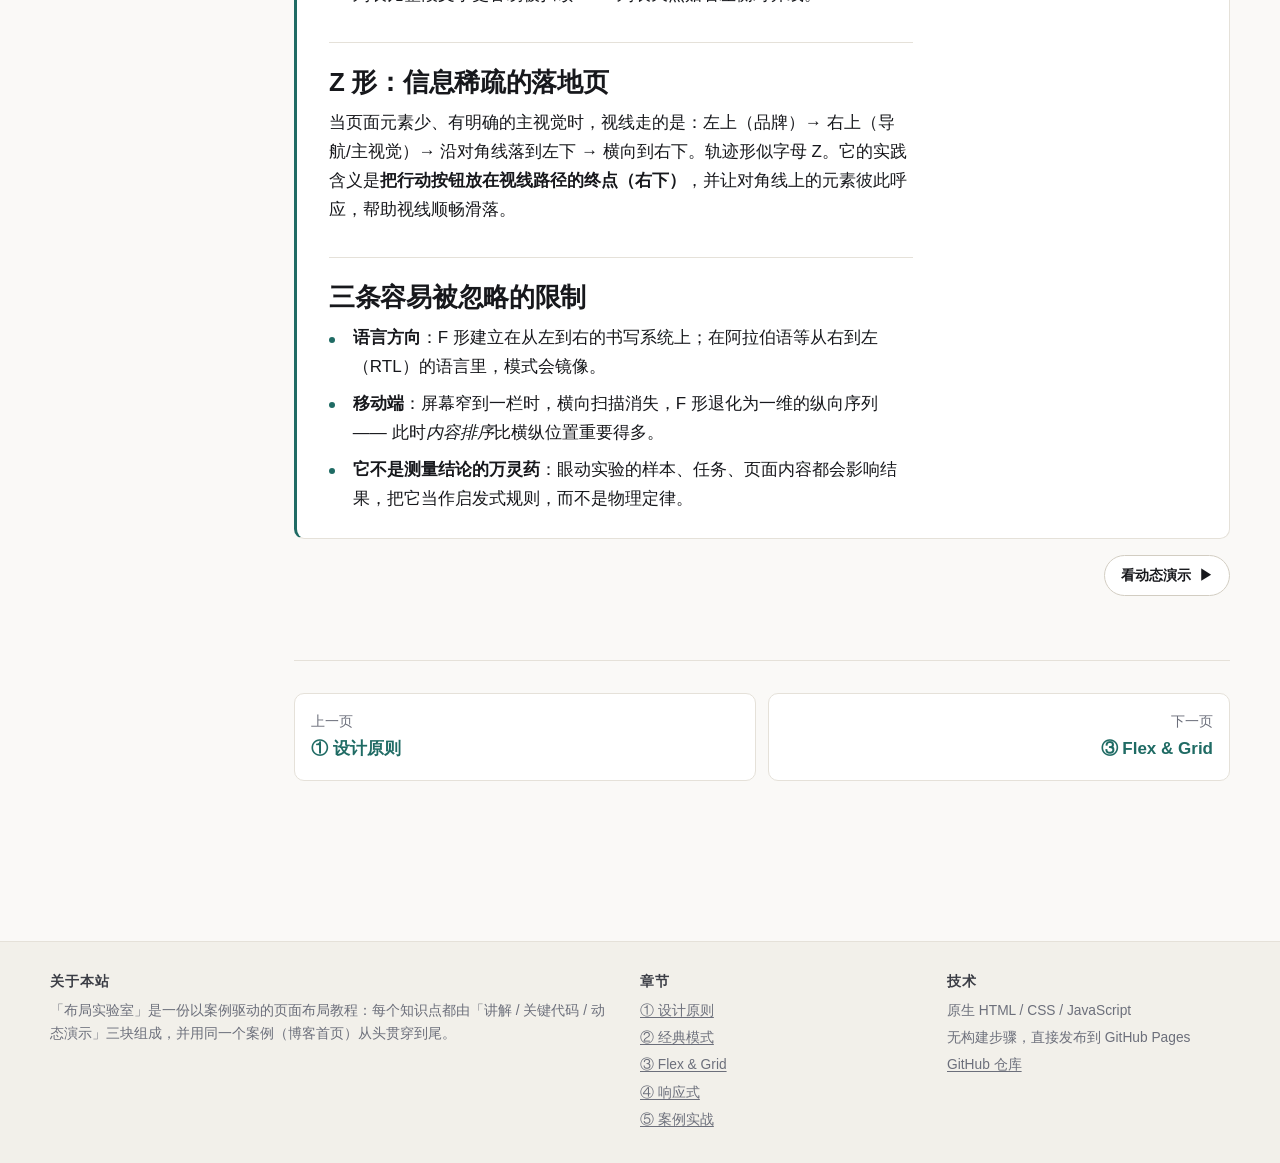
<file: chapters/patterns.html>
<!DOCTYPE html>
<html lang="zh-CN" data-lang="zh" data-theme="light">
<head>
<meta charset="UTF-8">
<meta name="viewport" content="width=device-width, initial-scale=1">
<title data-i18n="c2.title">第 2 章 · 经典布局模式｜布局实验室</title>
<meta name="description" content="单栏、两栏、三栏、圣杯布局，以及 F 形与 Z 形浏览模式：理解每种模式的适用场景与实现代价。" data-i18n-attr="content:c2.desc">
<link rel="icon" href="../assets/favicon.svg" type="image/svg+xml">
<link rel="apple-touch-icon" href="../assets/favicon.svg">
<link rel="stylesheet" href="../assets/css/tokens.css">
<link rel="stylesheet" href="../assets/css/base.css">
<link rel="stylesheet" href="../assets/css/site.css">
<link rel="stylesheet" href="../assets/css/demos.css">
</head>
<body>
<a class="skip-link" href="#main" data-i18n="nav.skip">跳到正文</a>

<header class="topbar">
  <div class="topbar__inner wrap">
    <a class="brand" href="../index.html">
      <span class="brand__mark" aria-hidden="true">▦</span>
      <span class="brand__text">
        <span class="brand__name" data-i18n="site.brand">布局实验室</span>
        <span class="brand__sub" data-i18n="site.brandSub">Layout Lab</span>
      </span>
    </a>
    <nav class="topnav" aria-label="章节导航" data-i18n-attr="aria-label:nav.label">
      <a class="topnav__link" href="../index.html" data-i18n="nav.home">首页</a>
      <a class="topnav__link" href="principles.html" data-i18n="nav.ch1">① 设计原则</a>
      <a class="topnav__link" href="patterns.html" aria-current="page" data-i18n="nav.ch2">② 经典模式</a>
      <a class="topnav__link" href="flexgrid.html" data-i18n="nav.ch3">③ Flex &amp; Grid</a>
      <a class="topnav__link" href="responsive.html" data-i18n="nav.ch4">④ 响应式</a>
      <a class="topnav__link" href="case.html" data-i18n="nav.ch5">⑤ 案例实战</a>
    </nav>
    <div class="topbar__tools">
      <div class="seg seg--lang" data-lang-switch data-name="lang" role="group" aria-label="Language">
        <button class="seg__btn is-active" type="button" data-value="zh">中</button>
        <button class="seg__btn" type="button" data-value="en">EN</button>
      </div>
      <button class="iconbtn" type="button" data-theme-toggle aria-label="切换主题">☾</button>
    </div>
  </div>
  <div class="progress"><div class="progress__bar"></div></div>
</header>

<main class="shell wrap" id="main">

  <aside class="toc toc--desktop">
    <p class="toc__title" data-i18n="toc.title">本章目录</p>
    <ul class="toc__list">
      <li><a class="toc__link" href="#p-measure"><span class="toc__num">2.1</span><span data-i18n="c2.p1.short">单栏与行宽</span></a></li>
      <li><a class="toc__link" href="#p-cols"><span class="toc__num">2.2</span><span data-i18n="c2.p2.short">两栏 / 三栏 / 圣杯</span></a></li>
      <li><a class="toc__link" href="#p-eye"><span class="toc__num">2.3</span><span data-i18n="c2.p3.short">F 形与 Z 形</span></a></li>
    </ul>
    <p class="toc__title" style="margin-top:1.5rem" data-i18n="toc.case">案例进度</p>
    <ol class="stepper">
      <li class="is-done" data-i18n="case.step1">需求</li>
      <li class="is-current" data-i18n="case.step2">骨架</li>
      <li data-i18n="case.step3">实现</li>
      <li data-i18n="case.step4">响应式</li>
      <li data-i18n="case.step5">精修</li>
    </ol>
  </aside>

  <article class="doc">

    <details class="toc toc--mobile">
      <summary data-i18n="toc.open">本章目录 / 案例进度</summary>
      <ul class="toc__list" style="margin-top:.75rem">
        <li><a class="toc__link" href="#p-measure"><span class="toc__num">2.1</span><span data-i18n="c2.p1.short">单栏与行宽</span></a></li>
        <li><a class="toc__link" href="#p-cols"><span class="toc__num">2.2</span><span data-i18n="c2.p2.short">两栏 / 三栏 / 圣杯</span></a></li>
        <li><a class="toc__link" href="#p-eye"><span class="toc__num">2.3</span><span data-i18n="c2.p3.short">F 形与 Z 形</span></a></li>
      </ul>
    </details>

    <header class="doc__head">
      <p class="eyebrow" data-i18n="c2.eyebrow">第 2 章 · 经典布局模式</p>
      <h1 class="doc__title" data-i18n="c2.h1">结构方案：从一栏到底到三栏圣杯</h1>
      <p class="doc__lead" data-i18n="c2.lead">布局模式是被反复验证过的结构方案。它们各自诞生于不同的约束 —— 屏幕尺寸、加载顺序、无障碍、SEO，理解差异才知道该抄哪一个，而不是把所有内容都塞进三栏。</p>
      <div class="doc__meta">
        <span data-i18n="c2.meta1">3 个知识点</span>
        <span data-i18n="c2.meta2">3 个可交互演示</span>
        <span data-i18n="c2.meta3">约 22 分钟</span>
      </div>
      <div class="callout callout--case" style="margin-top:1.5rem">
        <span class="callout__icon" aria-hidden="true">◈</span>
        <div>
          <p data-i18n-html="c2.caseNote"><strong>案例第 2 阶段：为首页选骨架。</strong>上一章我们把内容和间距理顺了，现在要决定它们怎么摆。候选方案三选一：<em>单栏</em>（纯阅读）、<em>两栏</em>（正文 + 侧栏）、<em>三栏 + 通栏头尾</em>（圣杯）。本章提供两条判断线索：行宽，以及读者的浏览路径。</p>
        </div>
      </div>
    </header>

    <!-- ================================================================
         2.1 单栏与行宽
         ================================================================ -->
    <section class="point" id="p-measure">
      <header class="point__head">
        <span class="point__num">2.1</span>
        <h2 class="point__title" data-i18n="c2.p1.title">单栏与行宽：最被低估的布局</h2>
        <p class="point__sub" data-i18n="c2.p1.sub">「单栏就是没有布局」是误解。单栏要解决的是行宽与阅读节奏 —— 而这是所有多栏布局的基础。</p>
      </header>

      <div class="point__tabs" role="tablist" data-i18n-attr="aria-label:label.tabs" aria-label="讲解 / 关键代码 / 动态演示">
        <button class="ptab ptab--theory is-active" type="button" role="tab" aria-selected="true" data-tab="theory" id="tab-p-measure-theory" aria-controls="pan-p-measure-theory"><span data-i18n="label.theory">讲解</span></button>
        <button class="ptab ptab--code" type="button" role="tab" aria-selected="false" data-tab="code" id="tab-p-measure-code" aria-controls="pan-p-measure-code"><span data-i18n="label.code">关键代码</span></button>
        <button class="ptab ptab--demo" type="button" role="tab" aria-selected="false" data-tab="demo" id="tab-p-measure-demo" aria-controls="pan-p-measure-demo"><span data-i18n="label.demo">动态演示</span></button>
      </div>

      <div class="point__panels">
        <div class="point__panel" role="tabpanel" id="pan-p-measure-theory" aria-labelledby="tab-p-measure-theory" data-panel="theory">
  <div class="block block--theory">
          <p class="block__label" data-i18n="label.theory">讲解</p>
          <div class="prose">
            <h4 data-i18n="c2.p1.h1">回扫成本决定行宽</h4>
            <p data-i18n-html="c2.p1.t1">读一行文字时，眼睛并不是匀速移动的：它在一行末尾需要<strong>回扫</strong>（saccade）到下一行的开头。行太短，回扫次数变多，阅读节奏被切碎；行太长，回扫距离变长，容易落到错误的行上（丢行）。</p>
            <p data-i18n-html="c2.p1.t2">经验区间：西文正文 <strong>45–75 个字符</strong>（含空格），这个建议从铅字时代一直沿用到今天；中文因为字宽一致、单字信息量大，<strong>一行 25–40 字</strong>通常更舒适。注意这只约束<em>正文</em> —— 标题短、按钮短，不需要遵守这条规则。</p>

            <h4 data-i18n="c2.p1.h2">单栏不等于 width: 100%</h4>
            <p data-i18n-html="c2.p1.t3">单栏的正确写法是<strong>容器居中（版心）+ 文字左对齐</strong>。初学者常把 <code>text-align: center</code> 当成居中版面的手段，结果得到了每行起点都在变的正文。请把这两件事彻底分开：</p>
            <ul>
              <li data-i18n-html="c2.p1.t3a"><strong>容器居中</strong>：<code>max-width: 68ch; margin-inline: auto;</code></li>
              <li data-i18n-html="c2.p1.t3b"><strong>文字对齐</strong>：<code>text-align: left;</code>（不要动）</li>
            </ul>
            <p data-i18n-html="c2.p1.t4">用 <code>ch</code> 而不是 <code>px</code> 表达行宽：<code>1ch</code> 是当前字体里数字「0」的宽度，所以 <code>68ch</code> 会随着字体自动换算。换一套字体，行宽依然是大约 68 个字符 —— 这是「相对度量」优于「绝对像素」的典型例子。</p>

            <div class="callout callout--tip">
              <span class="callout__icon" aria-hidden="true">◆</span>
              <div>
                <p data-i18n-html="c2.p1.tip"><strong>行宽变了，行高也要跟着变。</strong>行越宽，回扫距离越长，越需要更大的行高来「引导」视线回到正确位置。经验值：<code>45ch</code> 用 1.6，<code>75ch</code> 用 1.75–1.8。中文因为字面方整、笔画密集，通常比西文再松 0.1。</p>
              </div>
            </div>

            <dl class="tradeoff">
              <div>
                <dt data-i18n="c2.p1.td1t">单栏的优势</dt>
                <dd data-i18n="c2.p1.td1d">注意力全部给内容；响应式几乎不需要降级处理；无障碍与移动端最友好；实现成本最低。</dd>
              </div>
              <div>
                <dt data-i18n="c2.p1.td2t">单栏的代价</dt>
                <dd data-i18n="c2.p1.td2d">单屏信息量低，次级入口（标签、订阅、相关文章）没有位置，页面容易显得「一路平铺」缺少节奏变化。</dd>
              </div>
            </dl>
          </div>
        </div>

        <p class="paneljump">
          <button class="btn" type="button" data-jump="demo">
            <span data-i18n="label.toDemo">看动态演示</span>
            <span aria-hidden="true">▶</span>
          </button>
        </p>
        </div>
        <div class="point__panel" role="tabpanel" id="pan-p-measure-code" aria-labelledby="tab-p-measure-code" data-panel="code">
  <div class="block block--code">
          <p class="block__label" data-i18n="label.code">关键代码</p>
          <figure class="codeblock">
            <figcaption class="codeblock__bar">
              <span class="codeblock__title" data-i18n="c2.p1.codeTitle">单栏正文：容器居中，文字左对齐</span>
              <span class="codeblock__lang">css</span>
              <button class="copybtn" type="button" data-i18n="ui.copy">复制</button>
            </figcaption>
  <pre class="code" data-lang="css"><code>.prose {
    max-width: 68ch;              <span class="tok-cmt" data-i18n="c2.p1.c1">/* 行宽上限：ch 随字体自动换算 */</span>
    margin-inline: auto;         <span class="tok-cmt" data-i18n="c2.p1.c2">/* 容器居中 —— 不是文字居中 */</span>
    text-align: left;            <span class="tok-cmt" data-i18n="c2.p1.c3">/* 正文永远左对齐 */</span>
    padding-inline: 16px;        <span class="tok-cmt" data-i18n="c2.p1.c4">/* 小屏时的安全边距 */</span>
  }

  .prose p {
    line-height: 1.75;           <span class="tok-cmt" data-i18n="c2.p1.c5">/* 行宽越宽，行高越要大 */</span>
    margin-bottom: 1.5em;        <span class="tok-cmt" data-i18n="c2.p1.c6">/* 段间距 ≈ 1.5 倍行距，段落才分得开 */</span>
    text-wrap: pretty;           <span class="tok-cmt" data-i18n="c2.p1.c7">/* 现代浏览器：自动避免末行孤字 */</span>
  }

  <span class="tok-cmt" data-i18n="c2.p1.c8">/* 更进阶：用 clamp 让行宽本身也有弹性，但仍在可读区间内 */</span>
  .prose--fluid {
    max-width: clamp(46ch, 60ch + 4vw, 72ch);
  }
  </code></pre>
          </figure>
          <ul class="code-notes">
            <li data-i18n-html="c2.p1.n1">把 <code>max-width</code> 交给 <code>ch</code>、把居中交给 <code>margin-inline</code>，单栏布局其实只有两行代码。</li>
            <li data-i18n-html="c2.p1.n2"><code>margin-bottom: 1.5em</code> 用 <code>em</code>：段间距跟随字号自动缩放，标题与正文的间距比例因此保持一致。</li>
            <li data-i18n-html="c2.p1.n3">本站的正文容器就是 <code>max-width: var(--measure)</code>（68ch）——这个页面正在示范它。</li>
          </ul>
        </div>
        </div>
        <div class="point__panel" role="tabpanel" id="pan-p-measure-demo" aria-labelledby="tab-p-measure-demo" data-panel="demo">
  <div class="block block--demo">
          <p class="block__label" data-i18n="label.demo">动态演示</p>
          <div class="demo" data-demo="measure">
            <div class="demo__stage demo__stage--soft">
              <div class="measure" id="dv-measure">
                <p class="measure__text" data-i18n="c2.p1.demoText">读者在一行末尾需要一次回扫，才能准确落到下一行的开头。行越宽，这次回扫的距离越长，落到错行上的概率就越高。反过来，行太短则换行过于频繁，句子的节奏被切碎，读起来一顿一顿。所以行宽不是审美偏好，而是可以直接测量的阅读成本。</p>
                <p class="measure__text" data-i18n="c2.p1.demoText2">拖动上面的滑块改变容器宽度，下方读数会同时给出「每行约多少个汉字 / 多少个西文字符」。</p>
              </div>
            </div>

            <div class="demo__controls demo__controls--two">
              <label class="ctrl">
                <span class="ctrl__label" data-i18n="d.measure.width">容器宽度</span>
                <input type="range" min="320" max="960" step="10" value="640" data-name="width" data-var="--mw" data-unit="px" data-target="#dv-measure">
                <output class="ctrl__val">640px</output>
                <span class="range-notes" aria-hidden="true">
                  <span class="range-notes__band" style="left:9.7%;width:40%"></span>
                  <span class="range-notes__text" data-i18n="d.measure.band">西文 45–75 字符的可读区间</span>
                </span>
              </label>

              <p class="demo__readout" id="dv-measure-out" aria-live="polite"></p>
            </div>

            <figure class="codeblock">
              <figcaption class="codeblock__bar">
                <span class="codeblock__title" data-i18n="d.live">实时输出：上面每一步操作对应的 CSS</span>
                <span class="codeblock__lang">css</span>
                <button class="copybtn" type="button" data-i18n="ui.copy">复制</button>
              </figcaption>
              <pre class="code code--live" data-lang="css"><code id="code-measure"></code></pre>
            </figure>
          </div>
          <p class="demo__note" data-i18n="c2.p1.demoNote">沿着滑块从左拖到右，注意读数在什么时候翻成橙色 —— 那就是离开可读区间的时刻。全宽（960px）时大约 55 个汉字一行，已经偏长了。</p>
        </div>
        </div>
      </div>
    </section>

    <!-- ================================================================
         2.2 两栏 / 三栏 / 圣杯
         ================================================================ -->
    <section class="point" id="p-cols">
      <header class="point__head">
        <span class="point__num">2.2</span>
        <h2 class="point__title" data-i18n="c2.p2.title">两栏、三栏与圣杯：主内容该排在哪儿</h2>
        <p class="point__sub" data-i18n="c2.p2.sub">多栏布局真正的决策不是「分几栏」，而是「谁是主、谁在 DOM 里先出现」。</p>
      </header>

      <div class="point__tabs" role="tablist" data-i18n-attr="aria-label:label.tabs" aria-label="讲解 / 关键代码 / 动态演示">
        <button class="ptab ptab--theory is-active" type="button" role="tab" aria-selected="true" data-tab="theory" id="tab-p-cols-theory" aria-controls="pan-p-cols-theory"><span data-i18n="label.theory">讲解</span></button>
        <button class="ptab ptab--code" type="button" role="tab" aria-selected="false" data-tab="code" id="tab-p-cols-code" aria-controls="pan-p-cols-code"><span data-i18n="label.code">关键代码</span></button>
        <button class="ptab ptab--demo" type="button" role="tab" aria-selected="false" data-tab="demo" id="tab-p-cols-demo" aria-controls="pan-p-cols-demo"><span data-i18n="label.demo">动态演示</span></button>
      </div>

      <div class="point__panels">
        <div class="point__panel" role="tabpanel" id="pan-p-cols-theory" aria-labelledby="tab-p-cols-theory" data-panel="theory">
  <div class="block block--theory">
          <p class="block__label" data-i18n="label.theory">讲解</p>
          <div class="prose">
            <h4 data-i18n="c2.p2.h1">侧栏放左还是放右</h4>
            <ul>
              <li data-i18n-html="c2.p2.t1a"><strong>侧栏在右（主内容在左）</strong>：符合从左到右的阅读顺序，主内容优先被看到。博客、新闻、产品页的默认选择。</li>
              <li data-i18n-html="c2.p2.t1b"><strong>侧栏在左</strong>：把侧栏当作「工具」（导航、筛选、目录），用户需要频繁往返切换。后台界面、文档站的常见选择。</li>
              <li data-i18n-html="c2.p2.t1c"><strong>三栏</strong>：中间是主内容，两侧承担不同职能（左=导航/目录，右=辅助信息）。信息容量最大，代价是主内容容易被压窄，窄屏降级也更麻烦。</li>
            </ul>

            <h4 data-i18n="c2.p2.h2">圣杯布局要解决的到底是什么</h4>
            <p data-i18n-html="c2.p2.t2">「圣杯」的名字来自它当年的难度。需求有三条：<strong>三栏 + 通栏页头页脚 + 主内容在 DOM 里排在最前</strong>。第三条是关键 —— 为什么主内容要排在 DOM 最前？因为屏幕阅读器、键盘用户、搜索引擎都按 DOM 顺序处理页面，正文应当第一个被遇到；而在窄屏上，正文也应当先于侧栏出现。</p>
            <p data-i18n-html="c2.p2.t3">换句话说，圣杯布局的本质是<strong>让视觉顺序与 DOM 顺序解耦</strong>。三种实现方式在这一点上的代价完全不同：</p>
            <div class="tablewrap">
              <table class="data">
                <thead>
                  <tr>
                    <th data-i18n="c2.p2.th1">实现</th>
                    <th data-i18n="c2.p2.th2">做法</th>
                    <th data-i18n="c2.p2.th3">代价</th>
                  </tr>
                </thead>
                <tbody>
                  <tr>
                    <td data-i18n="c2.p2.r1c1">float + 负边距</td>
                    <td data-i18n="c2.p2.r1c2">三栏全部浮动，用负边距把两侧拉回原位</td>
                    <td class="no" data-i18n="c2.p2.r1c3">脆弱：要清浮动、算百分比，一处改动牵动全身。今天只应作为历史理解。</td>
                  </tr>
                  <tr>
                    <td data-i18n="c2.p2.r2c1">Flex + order</td>
                    <td data-i18n="c2.p2.r2c2">一维排列，用 order 把主内容排到视觉中间</td>
                    <td class="no" data-i18n="c2.p2.r2c3">order 只改视觉顺序，键盘 Tab 仍按 DOM 走 —— 视觉与焦点顺序不一致，会伤无障碍。</td>
                  </tr>
                  <tr>
                    <td data-i18n="c2.p2.r3c1">Grid + areas</td>
                    <td data-i18n="c2.p2.r3c2">用 grid-template-areas 直接描述版式</td>
                    <td class="yes" data-i18n="c2.p2.r3c3">几乎没有代价：声明即版式，DOM 顺序可以完全按内容优先级写。</td>
                  </tr>
                </tbody>
              </table>
            </div>

            <div class="callout callout--warn">
              <span class="callout__icon" aria-hidden="true">⚠</span>
              <div>
                <p data-i18n-html="c2.p2.warn"><strong>不要为了「看起来高级」而上三栏。</strong>每多一栏，主内容的可用宽度就少一块，窄屏降级就多一处断点。判断标准很简单：侧栏里的内容，读者是否需要<em>同时</em>看到？如果需要（文档目录、筛选器），就给它一栏；如果只是「顺便放一下」（标签云、订阅入口），一栏都嫌多 —— 收进页脚更干净。</p>
              </div>
            </div>
          </div>
        </div>

        <p class="paneljump">
          <button class="btn" type="button" data-jump="demo">
            <span data-i18n="label.toDemo">看动态演示</span>
            <span aria-hidden="true">▶</span>
          </button>
        </p>
        </div>
        <div class="point__panel" role="tabpanel" id="pan-p-cols-code" aria-labelledby="tab-p-cols-code" data-panel="code">
  <div class="block block--code">
          <p class="block__label" data-i18n="label.code">关键代码</p>
          <figure class="codeblock">
            <figcaption class="codeblock__bar">
              <span class="codeblock__title" data-i18n="c2.p2.codeTitle">圣杯布局：Grid 版（推荐）</span>
              <span class="codeblock__lang">css</span>
              <button class="copybtn" type="button" data-i18n="ui.copy">复制</button>
            </figcaption>
  <pre class="code" data-lang="css"><code><span class="tok-cmt" data-i18n="c2.p2.c1">/* HTML 顺序 = 内容优先级：正文 → 导航 → 侧栏 */</span>
  <span class="tok-cmt" data-i18n="c2.p2.c2">/* &lt;main&gt; &lt;nav&gt; &lt;aside&gt; */</span>

  .page {
    display: grid;
    gap: 24px;
  }

  .body {
    display: grid;
    gap: 24px;
    grid-template-columns: 160px minmax(0, 1fr) 200px;
    <span class="tok-cmt" data-i18n="c2.p2.c3">/* 版式在这里被完整声明出来，一眼可读 */</span>
    grid-template-areas: "nav main aside";
  }

  .body &gt; main  { grid-area: main; }    <span class="tok-cmt" data-i18n="c2.p2.c4">/* 正文占据中列 */</span>
  .body &gt; nav   { grid-area: nav; }
  .body &gt; aside { grid-area: aside; }

  <span class="tok-cmt" data-i18n="c2.p2.c5">/* 窄屏降级：一个断点把三栏折成一栏，顺序自动变回 DOM 顺序 */</span>
  @media (max-width: 900px) {
    .body {
      grid-template-columns: minmax(0, 1fr);
      grid-template-areas: "main" "nav" "aside";
    }
  }
  </code></pre>
          </figure>
          <ul class="code-notes">
            <li data-i18n-html="c2.p2.n1">页头与页脚不需要任何特殊处理 —— 它们不在 <code>.body</code> 里，因此天生通栏。</li>
            <li data-i18n-html="c2.p2.n2"><code>grid-template-areas</code> 让版式变成「可以画出来」的声明，这是它比 <code>order</code> 更适合布局的原因。</li>
            <li data-i18n-html="c2.p2.n3">降级时把 areas 改成一列，视觉顺序就回到 DOM 顺序（正文在先）—— 前后一致，不会出现「手机上先看到侧栏」的怪事。</li>
          </ul>
        </div>
        </div>
        <div class="point__panel" role="tabpanel" id="pan-p-cols-demo" aria-labelledby="tab-p-cols-demo" data-panel="demo">
  <div class="block block--demo">
          <p class="block__label" data-i18n="label.demo">动态演示</p>
          <div class="demo" data-demo="pattern">
            <div class="demo__stage demo__stage--soft">
              <div class="layoutswap" id="dv-pattern" data-pattern="holy" data-impl="grid">
                <div class="ls__head" data-i18n="c2.p2.dHead">页头 · 通栏</div>
                <div class="ls__body">
                  <main class="ls__main" data-i18n="c2.p2.dMain">main · 正文（DOM 排第一）</main>
                  <nav class="ls__left" data-i18n="c2.p2.dNav">nav · 导航</nav>
                  <aside class="ls__right" data-i18n="c2.p2.dAside">aside · 侧栏</aside>
                </div>
                <div class="ls__foot" data-i18n="c2.p2.dFoot">页脚 · 通栏</div>
              </div>
            </div>

            <div class="demo__controls demo__controls--two">
              <div class="ctrlgroup">
                <span class="ctrlgroup__label" data-i18n="d.pattern.pattern">布局模式</span>
                <div class="ctrlgroup__body">
                  <div class="seg seg--stack" data-name="pattern">
                    <button class="seg__btn" type="button" data-value="single" data-i18n="d.pattern.single">单栏</button>
                    <button class="seg__btn" type="button" data-value="two-right" data-i18n="d.pattern.twoRight">两栏（侧栏在右）</button>
                    <button class="seg__btn" type="button" data-value="two-left" data-i18n="d.pattern.twoLeft">两栏（侧栏在左）</button>
                    <button class="seg__btn" type="button" data-value="three" data-i18n="d.pattern.three">三栏</button>
                    <button class="seg__btn is-active" type="button" data-value="holy" data-i18n="d.pattern.holy">圣杯（三栏 + 通栏头尾）</button>
                  </div>
                </div>
              </div>

              <div class="ctrlgroup">
                <span class="ctrlgroup__label" data-i18n="d.pattern.impl">实现方式</span>
                <div class="ctrlgroup__body">
                  <div class="seg" data-name="impl">
                    <button class="seg__btn is-active" type="button" data-value="grid">Grid</button>
                    <button class="seg__btn" type="button" data-value="flex">Flex</button>
                  </div>
                </div>
                <p class="demo__note" data-i18n="d.pattern.implNote">切换实现方式，观察下面「实时输出」里 CSS 的变化 —— 效果相同，代价不同。</p>
              </div>

              <p class="demo__readout" id="dv-pattern-out" aria-live="polite"></p>
            </div>

            <figure class="codeblock">
              <figcaption class="codeblock__bar">
                <span class="codeblock__title" data-i18n="d.live">实时输出：上面每一步操作对应的 CSS</span>
                <span class="codeblock__lang">css</span>
                <button class="copybtn" type="button" data-i18n="ui.copy">复制</button>
              </figcaption>
              <pre class="code code--live" data-lang="css"><code id="code-pattern"></code></pre>
            </figure>
          </div>
          <p class="demo__note" data-i18n="c2.p2.demoNote">注意「DOM 顺序：main → nav → aside」这一行在所有模式下都不变 —— 变化的只是视觉位置。切到 Flex 实现，阅读输出的最后一条注释：order 带来的无障碍风险。</p>
        </div>
        </div>
      </div>
    </section>

    <!-- ================================================================
         2.3 F 形与 Z 形
         ================================================================ -->
    <section class="point" id="p-eye">
      <header class="point__head">
        <span class="point__num">2.3</span>
        <h2 class="point__title" data-i18n="c2.p3.title">F 形与 Z 形：读者默认会怎么扫</h2>
        <p class="point__sub" data-i18n="c2.p3.sub">这两种模式描述的是「页面没有明确视觉引导时」的默认行为，而不是你必须遵守的定律。</p>
      </header>

      <div class="point__tabs" role="tablist" data-i18n-attr="aria-label:label.tabs" aria-label="讲解 / 关键代码 / 动态演示">
        <button class="ptab ptab--theory is-active" type="button" role="tab" aria-selected="true" data-tab="theory" id="tab-p-eye-theory" aria-controls="pan-p-eye-theory"><span data-i18n="label.theory">讲解</span></button>
        <button class="ptab ptab--code" type="button" role="tab" aria-selected="false" data-tab="code" id="tab-p-eye-code" aria-controls="pan-p-eye-code"><span data-i18n="label.code">关键代码</span></button>
        <button class="ptab ptab--demo" type="button" role="tab" aria-selected="false" data-tab="demo" id="tab-p-eye-demo" aria-controls="pan-p-eye-demo"><span data-i18n="label.demo">动态演示</span></button>
      </div>

      <div class="point__panels">
        <div class="point__panel" role="tabpanel" id="pan-p-eye-theory" aria-labelledby="tab-p-eye-theory" data-panel="theory">
  <div class="block block--theory">
          <p class="block__label" data-i18n="label.theory">讲解</p>
          <div class="prose">
            <h4 data-i18n="c2.p3.h1">F 形：内容密集型页面</h4>
            <p data-i18n-html="c2.p3.t1">在搜索结果、文章列表、长文这类页面上，眼动研究反复观察到同一种模式：视线先沿顶部<strong>横向扫一遍</strong>，下移后再横向扫一遍（通常更短），此后主要沿<strong>左侧纵向</strong>扫读，右侧大片区域被忽略 —— 轨迹形似字母 F。它带来三条可操作的结论：</p>
            <ul>
              <li data-i18n="c2.p3.t1a">重要信息放在左侧与上部，不要指望读者会读到右侧中下部；</li>
              <li data-i18n="c2.p3.t1b">每段开头的几个词承担最重要的识别功能（纵向扫读时，眼睛主要抓段落起始），因此「结论先行」不只是写作建议，也是排版策略；</li>
              <li data-i18n="c2.p3.t1c">列表比整段文字更容易被扫读 —— 列表天然贴着左侧对齐线。</li>
            </ul>

            <h4 data-i18n="c2.p3.h2">Z 形：信息稀疏的落地页</h4>
            <p data-i18n-html="c2.p3.t2">当页面元素少、有明确的主视觉时，视线走的是：左上（品牌）→ 右上（导航/主视觉）→ 沿对角线落到左下 → 横向到右下。轨迹形似字母 Z。它的实践含义是<strong>把行动按钮放在视线路径的终点（右下）</strong>，并让对角线上的元素彼此呼应，帮助视线顺畅滑落。</p>

            <div class="callout callout--tip">
              <span class="callout__icon" aria-hidden="true">◆</span>
              <div>
                <p data-i18n-html="c2.p3.tip"><strong>关键限定：这两种模式是「引导缺席」时的兜底行为。</strong>一旦你用视觉层次和留白建立了明确的视线引导，读者就会跟着引导走 —— 这也是「排版良好的页面不遵循 F 形」的原因。所以正确的用法是：先做引导，再用 F/Z 检查有没有把重要内容放到视线死角。</p>
              </div>
            </div>

            <h4 data-i18n="c2.p3.h3">三条容易被忽略的限制</h4>
            <ul>
              <li data-i18n-html="c2.p3.t3a"><strong>语言方向</strong>：F 形建立在从左到右的书写系统上；在阿拉伯语等从右到左（RTL）的语言里，模式会镜像。</li>
              <li data-i18n-html="c2.p3.t3b"><strong>移动端</strong>：屏幕窄到一栏时，横向扫描消失，F 形退化为一维的纵向序列 —— 此时<em>内容排序</em>比横纵位置重要得多。</li>
              <li data-i18n-html="c2.p3.t3c"><strong>它不是测量结论的万灵药</strong>：眼动实验的样本、任务、页面内容都会影响结果，把它当作启发式规则，而不是物理定律。</li>
            </ul>
          </div>
        </div>

        <p class="paneljump">
          <button class="btn" type="button" data-jump="demo">
            <span data-i18n="label.toDemo">看动态演示</span>
            <span aria-hidden="true">▶</span>
          </button>
        </p>
        </div>
        <div class="point__panel" role="tabpanel" id="pan-p-eye-code" aria-labelledby="tab-p-eye-code" data-panel="code">
  <div class="block block--code">
          <p class="block__label" data-i18n="label.code">关键代码</p>
          <figure class="codeblock">
            <figcaption class="codeblock__bar">
              <span class="codeblock__title" data-i18n="c2.p3.codeTitle">两种模式对应的排版策略</span>
              <span class="codeblock__lang">css</span>
              <button class="copybtn" type="button" data-i18n="ui.copy">复制</button>
            </figcaption>
  <pre class="code" data-lang="css"><code><span class="tok-cmt" data-i18n="c2.p3.c1">/* F 形场景：文章列表 / 搜索结果 —— 强化左侧对齐与段落起点 */</span>
  .result-item {
    display: grid;
    grid-template-columns: minmax(0, 1fr) 120px;   <span class="tok-cmt" data-i18n="c2.p3.c2">/* 主信息占左侧大块 */</span>
    gap: 8px 16px;
    text-align: left;                  <span class="tok-cmt" data-i18n="c2.p3.c3">/* 左对齐线是所有扫读的锚 */</span>
  }

  .result-item__title {
    font-weight: 650;                  <span class="tok-cmt" data-i18n="c2.p3.c4">/* 标题加粗：纵向扫读时第一个被抓住 */</span>
    margin-bottom: 2px;                <span class="tok-cmt" data-i18n="c2.p3.c5">/* 标题与摘要贴紧 = 同一组 */</span>
  }

  <span class="tok-cmt" data-i18n="c2.p3.c6">/* Z 形场景：落地页 —— 主视觉与 CTA 构成对角线 */</span>
  .landing {
    display: grid;
    justify-items: center;
    gap: 24px;
    text-align: center;                <span class="tok-cmt" data-i18n="c2.p3.c7">/* 少量文本可以居中，形成对称的落点 */</span>
    padding-block: 64px;
  }

  .landing__cta {
    justify-self: end;                 <span class="tok-cmt" data-i18n="c2.p3.c8">/* 按钮落在视线路径的终点：右下 */</span>
  }
  </code></pre>
          </figure>
          <ul class="code-notes">
            <li data-i18n-html="c2.p3.n1">注意两种场景对 <code>text-align</code> 的用法完全相反：F 形靠左对齐建立扫读锚点，Z 形靠居中建立对称落点 —— 居中的前提是文本很短。</li>
            <li data-i18n-html="c2.p3.n2">F 形场景里，把摘要与标题靠紧（<code>2px</code>）、与下一条拉开（组间间距），复用的正是 1.2 的接近性原则。</li>
            <li data-i18n-html="c2.p3.n3">这些规则都只是布局上的「顺着视线」；真正的引导仍然来自层次与留白。</li>
          </ul>
        </div>
        </div>
        <div class="point__panel" role="tabpanel" id="pan-p-eye-demo" aria-labelledby="tab-p-eye-demo" data-panel="demo">
  <div class="block block--demo">
          <p class="block__label" data-i18n="label.demo">动态演示</p>
          <div class="demo" data-demo="fz">
            <div class="demo__stage demo__stage--soft">
              <div class="fz" id="dv-fz" data-eye="f">
                <div class="fz__page">
                  <div class="fz__bar">
                    <span class="fz__logo" aria-hidden="true"></span>
                    <span class="fz__nav" aria-hidden="true"><i></i><i></i><i></i></span>
                  </div>
                  <div class="fz__hero">
                    <span class="fz__h1" aria-hidden="true"></span>
                    <span class="fz__h2" aria-hidden="true"></span>
                    <span class="fz__cta" aria-hidden="true"></span>
                  </div>
                  <div class="fz__list">
                    <span class="fz__row"><i></i><i></i></span>
                    <span class="fz__row"><i></i><i></i></span>
                    <span class="fz__row"><i></i><i></i></span>
                  </div>
                </div>
                <svg class="fz__path" viewBox="0 0 100 100" preserveAspectRatio="none" aria-hidden="true">
                  <polyline class="fz__line js-line-f" points="6,10 94,10 6,22 62,22 6,34 6,92"></polyline>
                  <polyline class="fz__line js-line-z" points="8,12 92,12 8,88 92,88"></polyline>
                </svg>
                <span class="fz__legend" id="dv-fz-legend" aria-live="polite"></span>
              </div>
            </div>

            <div class="demo__controls demo__controls--two">
              <div class="ctrlgroup">
                <span class="ctrlgroup__label" data-i18n="d.fz.pattern">浏览模式</span>
                <div class="ctrlgroup__body">
                  <div class="seg" data-name="eye">
                    <button class="seg__btn is-active" type="button" data-value="f" data-i18n="d.fz.f">F 形</button>
                    <button class="seg__btn" type="button" data-value="z" data-i18n="d.fz.z">Z 形</button>
                  </div>
                </div>
              </div>

              <div class="ctrlgroup">
                <span class="ctrlgroup__label" data-i18n="d.fz.replay">路径动画</span>
                <div class="ctrlgroup__body">
                  <button class="btn" type="button" data-role="replay" data-i18n="d.fz.replayBtn">重播扫读路径</button>
                </div>
              </div>
            </div>
          </div>
          <p class="demo__note" data-i18n="c2.p3.demoNote">切换模式时，上面那个线框页面的内容排布也会跟着变：F 形把标题与列表压到左侧并对齐成列，Z 形则把主视觉居中、行动按钮推到右下角 —— 这就是「顺着视线排版」的具体样子。</p>
        </div>
        </div>
      </div>
    </section>

    <nav class="pagenav" aria-label="翻页" data-i18n-attr="aria-label:nav.pager">
      <a class="pagenav__link" href="principles.html">
        <span class="pagenav__dir" data-i18n="nav.prev">上一页</span>
        <span class="pagenav__title" data-i18n="nav.ch1">① 设计原则</span>
      </a>
      <a class="pagenav__link pagenav__link--next" href="flexgrid.html">
        <span class="pagenav__dir" data-i18n="nav.next">下一页</span>
        <span class="pagenav__title" data-i18n="nav.ch3">③ Flex &amp; Grid</span>
      </a>
    </nav>

  </article>
</main>

<footer class="sitefoot">
  <div class="wrap sitefoot__grid">
    <div>
      <h4 data-i18n="foot.aboutTitle">关于本站</h4>
      <p data-i18n="foot.about">「布局实验室」是一份以案例驱动的页面布局教程：每个知识点都由「讲解 / 关键代码 / 动态演示」三块组成，并用同一个案例（博客首页）从头贯穿到尾。</p>
    </div>
    <div>
      <h4 data-i18n="foot.chapters">章节</h4>
      <ul>
        <li><a href="principles.html" data-i18n="nav.ch1">① 设计原则</a></li>
        <li><a href="patterns.html" data-i18n="nav.ch2">② 经典模式</a></li>
        <li><a href="flexgrid.html" data-i18n="nav.ch3">③ Flex &amp; Grid</a></li>
        <li><a href="responsive.html" data-i18n="nav.ch4">④ 响应式</a></li>
        <li><a href="case.html" data-i18n="nav.ch5">⑤ 案例实战</a></li>
      </ul>
    </div>
    <div>
      <h4 data-i18n="foot.metaTitle">技术</h4>
      <ul>
        <li data-i18n="foot.meta1">原生 HTML / CSS / JavaScript</li>
        <li data-i18n="foot.meta2">无构建步骤，直接发布到 GitHub Pages</li>
        <!-- 发布前请把下面这一行的地址换成你的仓库地址 -->
        <li><a href="https://github.com/WangLing1206/layout-lab-course" target="_blank" rel="noopener" data-i18n="foot.repo">GitHub 仓库</a></li>
      </ul>
    </div>
  </div>
</footer>

<button class="totop iconbtn" type="button" data-i18n-attr="aria-label:nav.top" aria-label="回到顶部">↑</button>

<script src="../assets/js/ui.js"></script>
<script src="../assets/js/i18n.js"></script>
<script src="../assets/js/demo-patterns.js"></script>
<script src="../assets/js/site.js"></script>
</body>
</html>
</file>
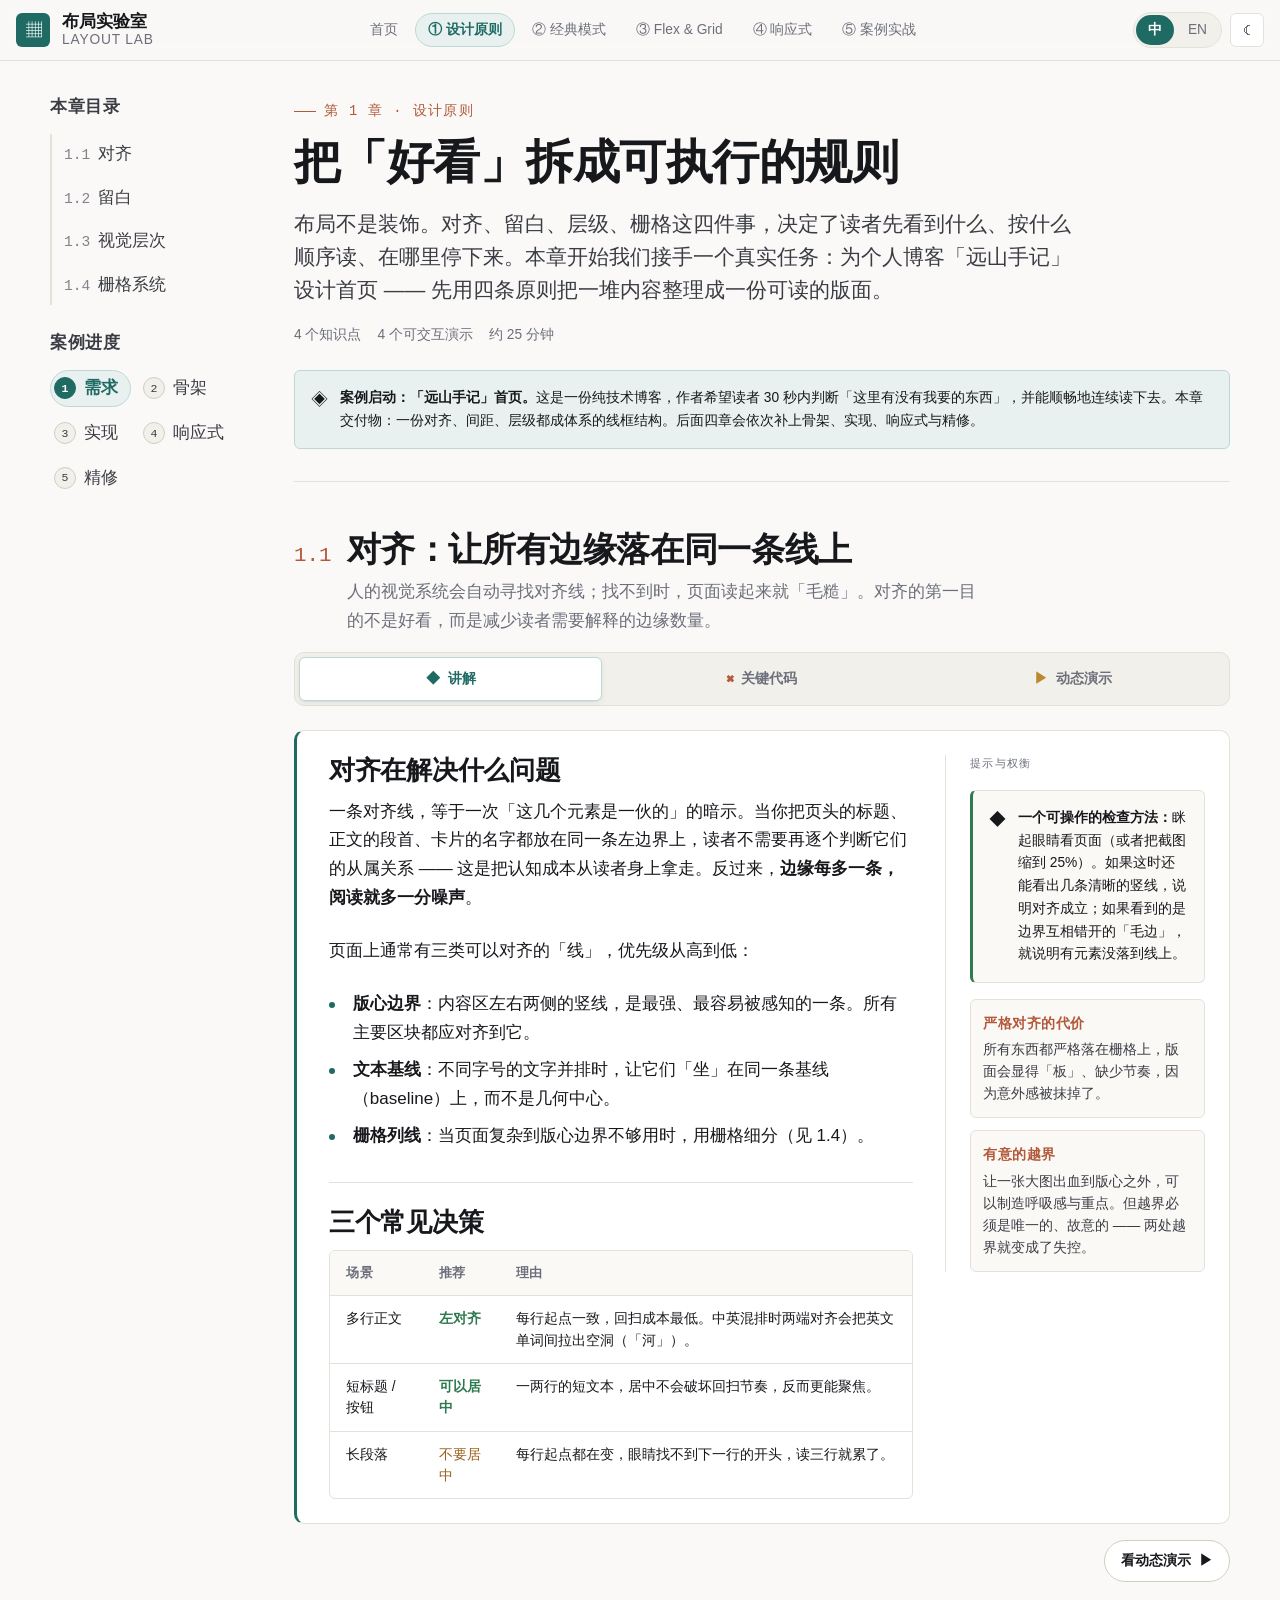
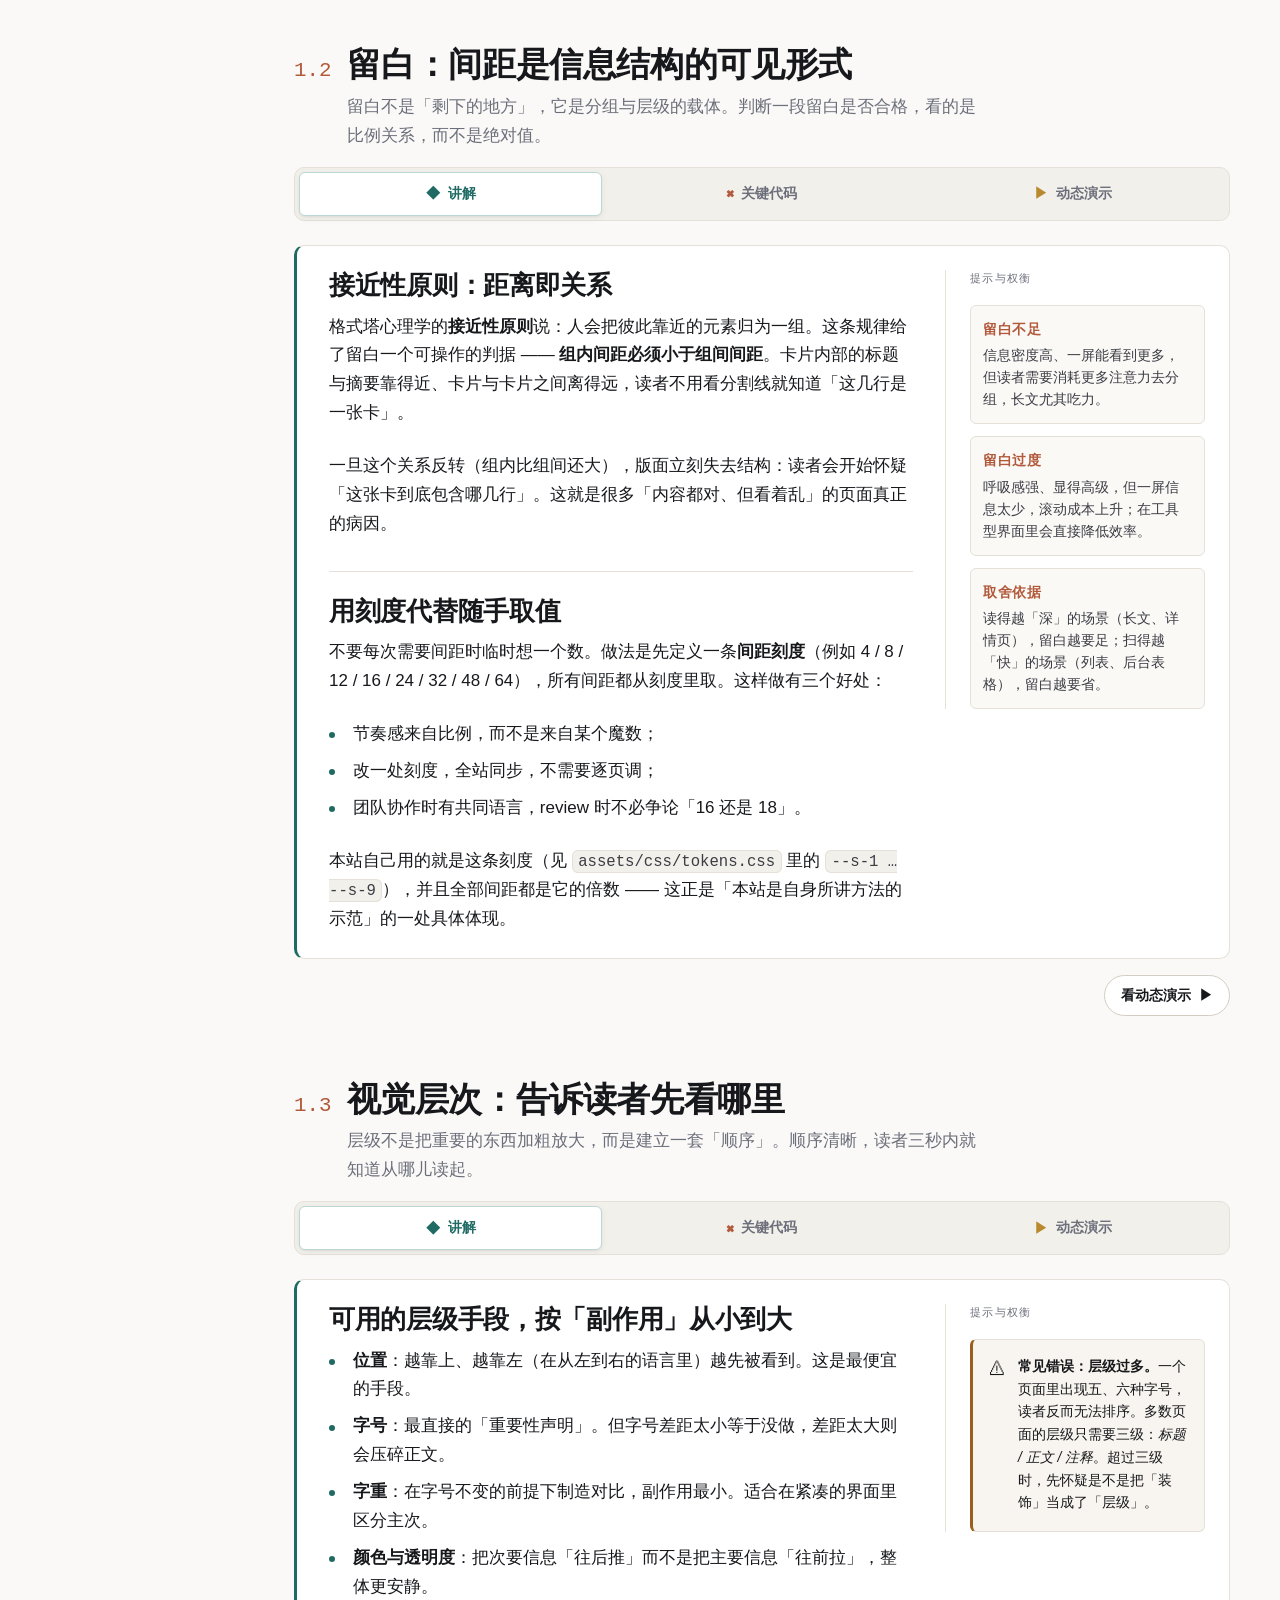
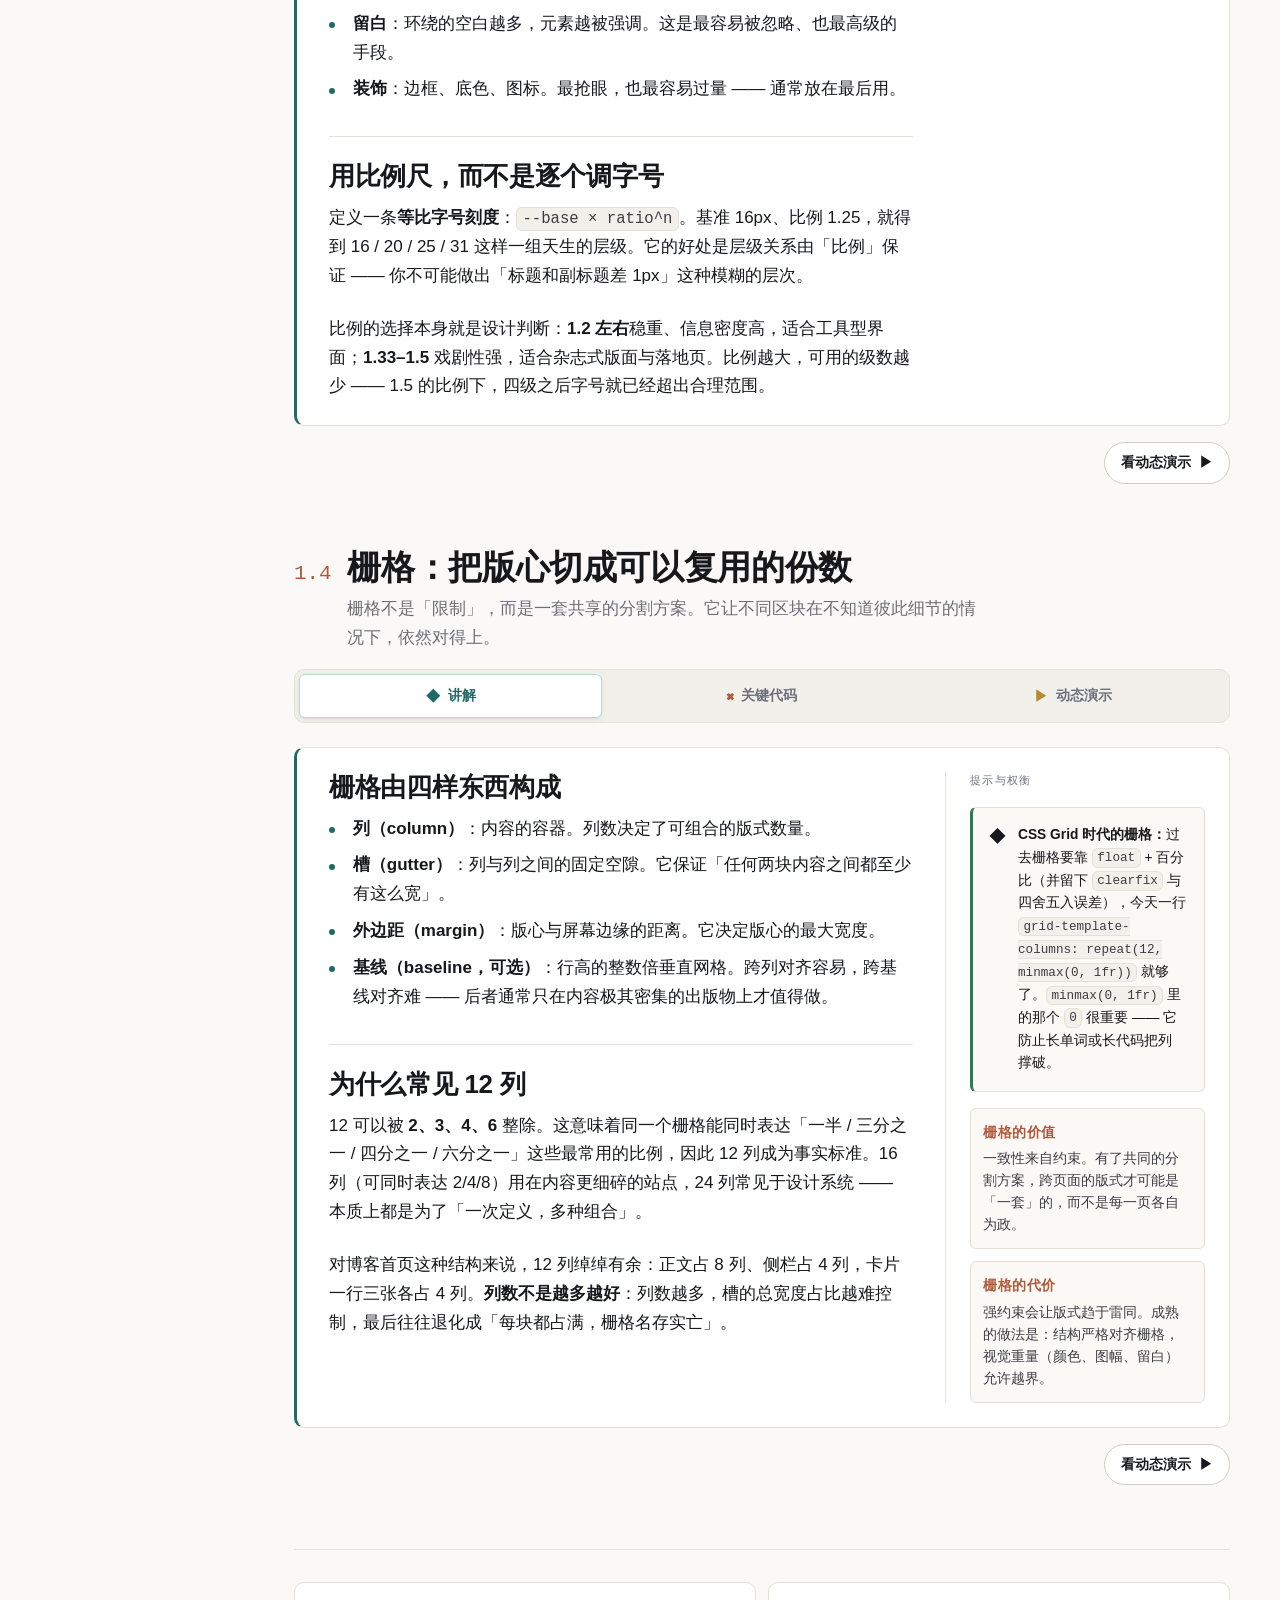
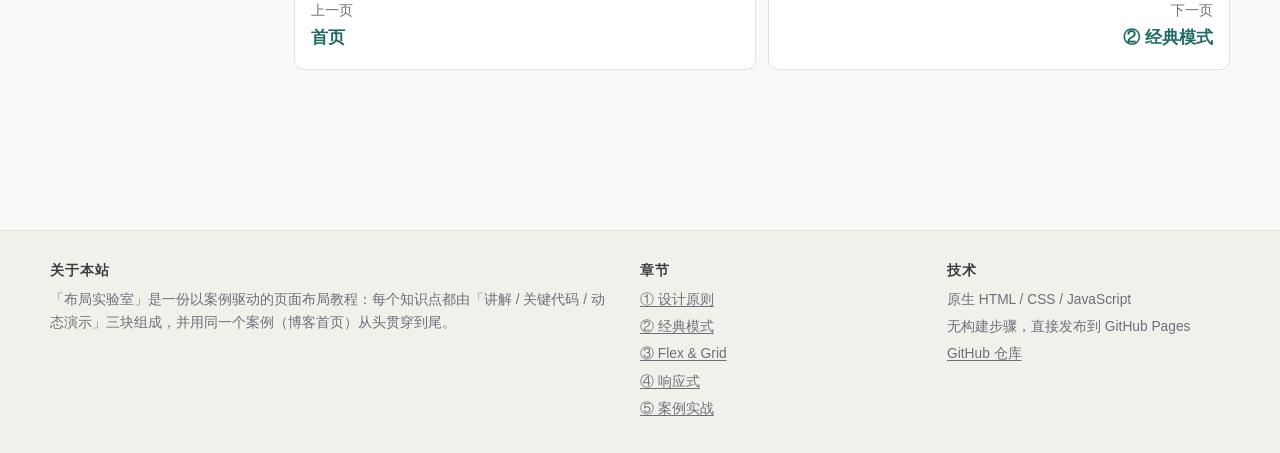
<file: chapters/principles.html>
<!DOCTYPE html>
<html lang="zh-CN" data-lang="zh" data-theme="light">
<head>
<meta charset="UTF-8">
<meta name="viewport" content="width=device-width, initial-scale=1">
<title data-i18n="c1.title">第 1 章 · 设计原则｜布局实验室</title>
<meta name="description" content="对齐、留白、视觉层次、栅格系统：把「好看」拆成可执行的规则，并用「远山手记」博客首页案例贯穿。" data-i18n-attr="content:c1.desc">
<link rel="icon" href="../assets/favicon.svg" type="image/svg+xml">
<link rel="apple-touch-icon" href="../assets/favicon.svg">
<link rel="stylesheet" href="../assets/css/tokens.css">
<link rel="stylesheet" href="../assets/css/base.css">
<link rel="stylesheet" href="../assets/css/site.css">
<link rel="stylesheet" href="../assets/css/demos.css">
</head>
<body>
<a class="skip-link" href="#main" data-i18n="nav.skip">跳到正文</a>

<header class="topbar">
  <div class="topbar__inner wrap">
    <a class="brand" href="../index.html">
      <span class="brand__mark" aria-hidden="true">▦</span>
      <span class="brand__text">
        <span class="brand__name" data-i18n="site.brand">布局实验室</span>
        <span class="brand__sub" data-i18n="site.brandSub">Layout Lab</span>
      </span>
    </a>
    <nav class="topnav" aria-label="章节导航" data-i18n-attr="aria-label:nav.label">
      <a class="topnav__link" href="../index.html" data-i18n="nav.home">首页</a>
      <a class="topnav__link" href="principles.html" aria-current="page" data-i18n="nav.ch1">① 设计原则</a>
      <a class="topnav__link" href="patterns.html" data-i18n="nav.ch2">② 经典模式</a>
      <a class="topnav__link" href="flexgrid.html" data-i18n="nav.ch3">③ Flex &amp; Grid</a>
      <a class="topnav__link" href="responsive.html" data-i18n="nav.ch4">④ 响应式</a>
      <a class="topnav__link" href="case.html" data-i18n="nav.ch5">⑤ 案例实战</a>
    </nav>
    <div class="topbar__tools">
      <div class="seg seg--lang" data-lang-switch data-name="lang" role="group" aria-label="Language">
        <button class="seg__btn is-active" type="button" data-value="zh">中</button>
        <button class="seg__btn" type="button" data-value="en">EN</button>
      </div>
      <button class="iconbtn" type="button" data-theme-toggle aria-label="切换主题">☾</button>
    </div>
  </div>
  <div class="progress"><div class="progress__bar"></div></div>
</header>

<main class="shell wrap" id="main">

  <aside class="toc toc--desktop">
    <p class="toc__title" data-i18n="toc.title">本章目录</p>
    <ul class="toc__list">
      <li><a class="toc__link" href="#p-align"><span class="toc__num">1.1</span><span data-i18n="c1.p1.short">对齐</span></a></li>
      <li><a class="toc__link" href="#p-space"><span class="toc__num">1.2</span><span data-i18n="c1.p2.short">留白</span></a></li>
      <li><a class="toc__link" href="#p-hier"><span class="toc__num">1.3</span><span data-i18n="c1.p3.short">视觉层次</span></a></li>
      <li><a class="toc__link" href="#p-gridsys"><span class="toc__num">1.4</span><span data-i18n="c1.p4.short">栅格系统</span></a></li>
    </ul>
    <p class="toc__title" style="margin-top:1.5rem" data-i18n="toc.case">案例进度</p>
    <ol class="stepper">
      <li class="is-current" data-i18n="case.step1">需求</li>
      <li data-i18n="case.step2">骨架</li>
      <li data-i18n="case.step3">实现</li>
      <li data-i18n="case.step4">响应式</li>
      <li data-i18n="case.step5">精修</li>
    </ol>
  </aside>

  <article class="doc">

    <details class="toc toc--mobile">
      <summary data-i18n="toc.open">本章目录 / 案例进度</summary>
      <ul class="toc__list" style="margin-top:.75rem">
        <li><a class="toc__link" href="#p-align"><span class="toc__num">1.1</span><span data-i18n="c1.p1.short">对齐</span></a></li>
        <li><a class="toc__link" href="#p-space"><span class="toc__num">1.2</span><span data-i18n="c1.p2.short">留白</span></a></li>
        <li><a class="toc__link" href="#p-hier"><span class="toc__num">1.3</span><span data-i18n="c1.p3.short">视觉层次</span></a></li>
        <li><a class="toc__link" href="#p-gridsys"><span class="toc__num">1.4</span><span data-i18n="c1.p4.short">栅格系统</span></a></li>
      </ul>
      <ol class="stepper" style="margin-top:1rem">
        <li class="is-current" data-i18n="case.step1">需求</li>
        <li data-i18n="case.step2">骨架</li>
        <li data-i18n="case.step3">实现</li>
        <li data-i18n="case.step4">响应式</li>
        <li data-i18n="case.step5">精修</li>
      </ol>
    </details>

    <header class="doc__head">
      <p class="eyebrow" data-i18n="c1.eyebrow">第 1 章 · 设计原则</p>
      <h1 class="doc__title" data-i18n="c1.h1">把「好看」拆成可执行的规则</h1>
      <p class="doc__lead" data-i18n="c1.lead">布局不是装饰。对齐、留白、层级、栅格这四件事，决定了读者先看到什么、按什么顺序读、在哪里停下来。本章开始我们接手一个真实任务：为个人博客「远山手记」设计首页 —— 先用四条原则把一堆内容整理成一份可读的版面。</p>
      <div class="doc__meta">
        <span data-i18n="c1.meta1">4 个知识点</span>
        <span data-i18n="c1.meta2">4 个可交互演示</span>
        <span data-i18n="c1.meta3">约 25 分钟</span>
      </div>
      <div class="callout callout--case" style="margin-top:1.5rem">
        <span class="callout__icon" aria-hidden="true">◈</span>
        <div>
          <p data-i18n-html="c1.caseNote"><strong>案例启动：「远山手记」首页。</strong>这是一份纯技术博客，作者希望读者 30 秒内判断「这里有没有我要的东西」，并能顺畅地连续读下去。本章交付物：一份对齐、间距、层级都成体系的线框结构。后面四章会依次补上骨架、实现、响应式与精修。</p>
        </div>
      </div>
    </header>

    <!-- ================================================================
         1.1 对齐 / Alignment
         ================================================================ -->
    <section class="point" id="p-align">
      <header class="point__head">
        <span class="point__num">1.1</span>
        <h2 class="point__title" data-i18n="c1.p1.title">对齐：让所有边缘落在同一条线上</h2>
        <p class="point__sub" data-i18n="c1.p1.sub">人的视觉系统会自动寻找对齐线；找不到时，页面读起来就「毛糙」。对齐的第一目的不是好看，而是减少读者需要解释的边缘数量。</p>
      </header>

      <div class="point__tabs" role="tablist" data-i18n-attr="aria-label:label.tabs" aria-label="讲解 / 关键代码 / 动态演示">
        <button class="ptab ptab--theory is-active" type="button" role="tab" aria-selected="true" data-tab="theory" id="tab-p-align-theory" aria-controls="pan-p-align-theory"><span data-i18n="label.theory">讲解</span></button>
        <button class="ptab ptab--code" type="button" role="tab" aria-selected="false" data-tab="code" id="tab-p-align-code" aria-controls="pan-p-align-code"><span data-i18n="label.code">关键代码</span></button>
        <button class="ptab ptab--demo" type="button" role="tab" aria-selected="false" data-tab="demo" id="tab-p-align-demo" aria-controls="pan-p-align-demo"><span data-i18n="label.demo">动态演示</span></button>
      </div>

      <div class="point__panels">
        <div class="point__panel" role="tabpanel" id="pan-p-align-theory" aria-labelledby="tab-p-align-theory" data-panel="theory">
  <div class="block block--theory">
          <p class="block__label" data-i18n="label.theory">讲解</p>
          <div class="prose">
            <h4 data-i18n="c1.p1.h1">对齐在解决什么问题</h4>
            <p data-i18n-html="c1.p1.t1">一条对齐线，等于一次「这几个元素是一伙的」的暗示。当你把页头的标题、正文的段首、卡片的名字都放在同一条左边界上，读者不需要再逐个判断它们的从属关系 —— 这是把认知成本从读者身上拿走。反过来，<strong>边缘每多一条，阅读就多一分噪声</strong>。</p>
            <p data-i18n="c1.p1.t2">页面上通常有三类可以对齐的「线」，优先级从高到低：</p>
            <ul>
              <li data-i18n-html="c1.p1.t2a"><strong>版心边界</strong>：内容区左右两侧的竖线，是最强、最容易被感知的一条。所有主要区块都应对齐到它。</li>
              <li data-i18n-html="c1.p1.t2b"><strong>文本基线</strong>：不同字号的文字并排时，让它们「坐」在同一条基线（baseline）上，而不是几何中心。</li>
              <li data-i18n-html="c1.p1.t2c"><strong>栅格列线</strong>：当页面复杂到版心边界不够用时，用栅格细分（见 1.4）。</li>
            </ul>

            <h4 data-i18n="c1.p1.h2">三个常见决策</h4>
            <div class="tablewrap">
              <table class="data">
                <thead>
                  <tr>
                    <th data-i18n="c1.p1.th1">场景</th>
                    <th data-i18n="c1.p1.th2">推荐</th>
                    <th data-i18n="c1.p1.th3">理由</th>
                  </tr>
                </thead>
                <tbody>
                  <tr>
                    <td data-i18n="c1.p1.r1c1">多行正文</td>
                    <td class="yes" data-i18n="c1.p1.r1c2">左对齐</td>
                    <td data-i18n="c1.p1.r1c3">每行起点一致，回扫成本最低。中英混排时两端对齐会把英文单词间拉出空洞（「河」）。</td>
                  </tr>
                  <tr>
                    <td data-i18n="c1.p1.r2c1">短标题 / 按钮</td>
                    <td class="yes" data-i18n="c1.p1.r2c2">可以居中</td>
                    <td data-i18n="c1.p1.r2c3">一两行的短文本，居中不会破坏回扫节奏，反而更能聚焦。</td>
                  </tr>
                  <tr>
                    <td data-i18n="c1.p1.r3c1">长段落</td>
                    <td class="no" data-i18n="c1.p1.r3c2">不要居中</td>
                    <td data-i18n="c1.p1.r3c3">每行起点都在变，眼睛找不到下一行的开头，读三行就累了。</td>
                  </tr>
                </tbody>
              </table>
            </div>

            <div class="callout callout--tip">
              <span class="callout__icon" aria-hidden="true">◆</span>
              <div>
                <p data-i18n-html="c1.p1.tip"><strong>一个可操作的检查方法：</strong>眯起眼睛看页面（或者把截图缩到 25%）。如果这时还能看出几条清晰的竖线，说明对齐成立；如果看到的是边界互相错开的「毛边」，就说明有元素没落到线上。</p>
              </div>
            </div>

            <dl class="tradeoff">
              <div>
                <dt data-i18n="c1.p1.td1t">严格对齐的代价</dt>
                <dd data-i18n="c1.p1.td1d">所有东西都严格落在栅格上，版面会显得「板」、缺少节奏，因为意外感被抹掉了。</dd>
              </div>
              <div>
                <dt data-i18n="c1.p1.td2t">有意的越界</dt>
                <dd data-i18n="c1.p1.td2d">让一张大图出血到版心之外，可以制造呼吸感与重点。但越界必须是唯一的、故意的 —— 两处越界就变成了失控。</dd>
              </div>
            </dl>
          </div>
        </div>

        <p class="paneljump">
          <button class="btn" type="button" data-jump="demo">
            <span data-i18n="label.toDemo">看动态演示</span>
            <span aria-hidden="true">▶</span>
          </button>
        </p>
        </div>
        <div class="point__panel" role="tabpanel" id="pan-p-align-code" aria-labelledby="tab-p-align-code" data-panel="code">
  <div class="block block--code">
          <p class="block__label" data-i18n="label.code">关键代码</p>
          <figure class="codeblock">
            <figcaption class="codeblock__bar">
              <span class="codeblock__title" data-i18n="c1.p1.codeTitle">博客卡片：三层对齐一次写清</span>
              <span class="codeblock__lang">css</span>
              <button class="copybtn" type="button" data-i18n="ui.copy">复制</button>
            </figcaption>
  <pre class="code" data-lang="css"><code><span class="tok-cmt" data-i18n="c1.p1.c1">/* 三层对齐：基线、版心、栅格 */</span>
  .post-card {
    display: flex;
    align-items: baseline;      <span class="tok-cmt" data-i18n="c1.p1.c2">/* 不同字号的文字并排 → 基线对齐，视觉上才「坐得住」 */</span>
    gap: 12px;                  <span class="tok-cmt" data-i18n="c1.p1.c3">/* 间距同样要成体系，别随手写 11px */</span>
  }

  .post-card__title { font-size: 24px; }
  .post-card__date  { font-size: 13px; color: var(--muted); }

  .post-card__tag {
    margin-left: auto;          <span class="tok-cmt" data-i18n="c1.p1.c4">/* 用 auto margin 靠右，不必再套一层容器 */</span>
    align-self: center;
  }

  .post-card__body {
    text-align: left;           <span class="tok-cmt" data-i18n="c1.p1.c5">/* 多行正文永远左对齐 */</span>
    max-width: 68ch;            <span class="tok-cmt" data-i18n="c1.p1.c6">/* 顺手把行宽管住，理由见 2.1 */</span>
    margin-inline: auto;        <span class="tok-cmt" data-i18n="c1.p1.c7">/* 注意是「容器居中」，不是「文字居中」 */</span>
  }
  </code></pre>
          </figure>
          <ul class="code-notes">
            <li data-i18n-html="c1.p1.n1"><code>align-items: baseline</code> 与 <code>center</code> 的差别，是这个演示里最容易看出来的部分 —— 打开演示切一下就知道。</li>
            <li data-i18n-html="c1.p1.n2"><code>margin-left: auto</code> 是 Flex 里最省事的靠边手法：它吃掉所有剩余空间，因此天然响应容器宽度变化。</li>
            <li data-i18n-html="c1.p1.n3"><code>margin-inline</code> 是逻辑属性，在从左到右与从右到左的语言里都能正确居中。</li>
          </ul>
        </div>
        </div>
        <div class="point__panel" role="tabpanel" id="pan-p-align-demo" aria-labelledby="tab-p-align-demo" data-panel="demo">
  <div class="block block--demo">
          <p class="block__label" data-i18n="label.demo">动态演示</p>
          <div class="demo" data-demo="align">
            <div class="demo__stage demo__stage--soft">
              <div class="alignbox" id="dv-align">
                <div class="alignbox__guides" aria-hidden="true">
                  <div class="g-cols"><i></i><i></i><i></i><i></i></div>
                  <div class="g-base"></div>
                </div>
                <div class="alignbox__head">
                  <span class="alignbox__avatar" aria-hidden="true" data-i18n="c1.p1.demoAvatar">远</span>
                  <div class="alignbox__meta">
                    <p class="alignbox__name" data-i18n="c1.p1.demoBrand">远山手记</p>
                    <p class="alignbox__sub" data-i18n="c1.p1.demoSub">设计与前端随笔</p>
                  </div>
                  <span class="alignbox__tag">Grid</span>
                </div>
                <p class="alignbox__text" data-i18n="c1.p1.demoText">对齐不是为了整齐，而是为了让读者不必解释你的版面：标题、标签、按钮都落在同一条线上，眼睛一次就能扫完。</p>
                <div class="alignbox__foot">
                  <span class="alignbox__big">Aa</span>
                  <span class="alignbox__small">baseline</span>
                  <button class="btn alignbox__cta" type="button" data-i18n="c1.p1.demoBtn">阅读全文</button>
                </div>
              </div>
            </div>

            <div class="demo__controls demo__controls--two">
              <div class="ctrlgroup">
                <span class="ctrlgroup__label" data-i18n="d.align.text">文本对齐</span>
                <div class="ctrlgroup__body">
                  <div class="seg" data-name="text">
                    <button class="seg__btn is-active" type="button" data-value="left" data-i18n="d.align.left">左</button>
                    <button class="seg__btn" type="button" data-value="center" data-i18n="d.align.center">居中</button>
                    <button class="seg__btn" type="button" data-value="right" data-i18n="d.align.right">右</button>
                  </div>
                </div>
              </div>

              <div class="ctrlgroup">
                <span class="ctrlgroup__label" data-i18n="d.align.items">元素对齐（交叉轴）</span>
                <div class="ctrlgroup__body">
                  <div class="seg seg--mono" data-name="items">
                    <button class="seg__btn" type="button" data-value="stretch">stretch</button>
                    <button class="seg__btn" type="button" data-value="start">flex-start</button>
                    <button class="seg__btn is-active" type="button" data-value="center">center</button>
                    <button class="seg__btn" type="button" data-value="baseline">baseline</button>
                  </div>
                </div>
              </div>

              <div class="ctrlgroup ctrlgroup--full">
                <span class="ctrlgroup__label" data-i18n="d.align.helpers">辅助开关</span>
                <div class="ctrlgroup__body">
                  <label class="switch"><input type="checkbox" data-name="aligned" checked><span data-i18n="d.align.on">启用对齐</span></label>
                  <label class="switch"><input type="checkbox" data-name="gcols"><span data-i18n="d.align.gcols">列参考线</span></label>
                  <label class="switch"><input type="checkbox" data-name="gbase"><span data-i18n="d.align.gbase">基线网格</span></label>
                </div>
              </div>

              <p class="demo__readout" id="dv-align-out" aria-live="polite"></p>
            </div>
          </div>
          <figure class="codeblock">
            <figcaption class="codeblock__bar">
              <span class="codeblock__title" data-i18n="d.live">实时输出：上面每一步操作对应的 CSS</span>
              <span class="codeblock__lang">css</span>
              <button class="copybtn" type="button" data-i18n="ui.copy">复制</button>
            </figcaption>
            <pre class="code code--live" data-lang="css"><code id="code-align"></code></pre>
          </figure>
          <p class="demo__note">
            <span data-i18n-html="c1.p1.demoNote">建议的尝试顺序：先关掉「启用对齐」看看边界错位的观感，再打开「列参考线」逐个把元素放回线上；最后把元素对齐从 <code>center</code> 切到 <code>baseline</code>，观察头像、标题、标签的相对位置变化。</span>
          </p>
        </div>
        </div>
      </div>
    </section>

    <!-- ================================================================
         1.2 留白 / Whitespace
         ================================================================ -->
    <section class="point" id="p-space">
      <header class="point__head">
        <span class="point__num">1.2</span>
        <h2 class="point__title" data-i18n="c1.p2.title">留白：间距是信息结构的可见形式</h2>
        <p class="point__sub" data-i18n="c1.p2.sub">留白不是「剩下的地方」，它是分组与层级的载体。判断一段留白是否合格，看的是比例关系，而不是绝对值。</p>
      </header>

      <div class="point__tabs" role="tablist" data-i18n-attr="aria-label:label.tabs" aria-label="讲解 / 关键代码 / 动态演示">
        <button class="ptab ptab--theory is-active" type="button" role="tab" aria-selected="true" data-tab="theory" id="tab-p-space-theory" aria-controls="pan-p-space-theory"><span data-i18n="label.theory">讲解</span></button>
        <button class="ptab ptab--code" type="button" role="tab" aria-selected="false" data-tab="code" id="tab-p-space-code" aria-controls="pan-p-space-code"><span data-i18n="label.code">关键代码</span></button>
        <button class="ptab ptab--demo" type="button" role="tab" aria-selected="false" data-tab="demo" id="tab-p-space-demo" aria-controls="pan-p-space-demo"><span data-i18n="label.demo">动态演示</span></button>
      </div>

      <div class="point__panels">
        <div class="point__panel" role="tabpanel" id="pan-p-space-theory" aria-labelledby="tab-p-space-theory" data-panel="theory">
  <div class="block block--theory">
          <p class="block__label" data-i18n="label.theory">讲解</p>
          <div class="prose">
            <h4 data-i18n="c1.p2.h1">接近性原则：距离即关系</h4>
            <p data-i18n-html="c1.p2.t1">格式塔心理学的<strong>接近性原则</strong>说：人会把彼此靠近的元素归为一组。这条规律给了留白一个可操作的判据 —— <strong>组内间距必须小于组间间距</strong>。卡片内部的标题与摘要靠得近、卡片与卡片之间离得远，读者不用看分割线就知道「这几行是一张卡」。</p>
            <p data-i18n-html="c1.p2.t2">一旦这个关系反转（组内比组间还大），版面立刻失去结构：读者会开始怀疑「这张卡到底包含哪几行」。这就是很多「内容都对、但看着乱」的页面真正的病因。</p>

            <h4 data-i18n="c1.p2.h2">用刻度代替随手取值</h4>
            <p data-i18n-html="c1.p2.t3">不要每次需要间距时临时想一个数。做法是先定义一条<strong>间距刻度</strong>（例如 4 / 8 / 12 / 16 / 24 / 32 / 48 / 64），所有间距都从刻度里取。这样做有三个好处：</p>
            <ul>
              <li data-i18n="c1.p2.t3a">节奏感来自比例，而不是来自某个魔数；</li>
              <li data-i18n="c1.p2.t3b">改一处刻度，全站同步，不需要逐页调；</li>
              <li data-i18n="c1.p2.t3c">团队协作时有共同语言，review 时不必争论「16 还是 18」。</li>
            </ul>
            <p data-i18n-html="c1.p2.t4">本站自己用的就是这条刻度（见 <code>assets/css/tokens.css</code> 里的 <code>--s-1 … --s-9</code>），并且全部间距都是它的倍数 —— 这正是「本站是自身所讲方法的示范」的一处具体体现。</p>

            <dl class="tradeoff">
              <div>
                <dt data-i18n="c1.p2.td1t">留白不足</dt>
                <dd data-i18n="c1.p2.td1d">信息密度高、一屏能看到更多，但读者需要消耗更多注意力去分组，长文尤其吃力。</dd>
              </div>
              <div>
                <dt data-i18n="c1.p2.td2t">留白过度</dt>
                <dd data-i18n="c1.p2.td2d">呼吸感强、显得高级，但一屏信息太少，滚动成本上升；在工具型界面里会直接降低效率。</dd>
              </div>
              <div>
                <dt data-i18n="c1.p2.td3t">取舍依据</dt>
                <dd data-i18n="c1.p2.td3d">读得越「深」的场景（长文、详情页），留白越要足；扫得越「快」的场景（列表、后台表格），留白越要省。</dd>
              </div>
            </dl>
          </div>
        </div>

        <p class="paneljump">
          <button class="btn" type="button" data-jump="demo">
            <span data-i18n="label.toDemo">看动态演示</span>
            <span aria-hidden="true">▶</span>
          </button>
        </p>
        </div>
        <div class="point__panel" role="tabpanel" id="pan-p-space-code" aria-labelledby="tab-p-space-code" data-panel="code">
  <div class="block block--code">
          <p class="block__label" data-i18n="label.code">关键代码</p>
          <figure class="codeblock">
            <figcaption class="codeblock__bar">
              <span class="codeblock__title" data-i18n="c1.p2.codeTitle">间距刻度 + 组内 &lt; 组间</span>
              <span class="codeblock__lang">css</span>
              <button class="copybtn" type="button" data-i18n="ui.copy">复制</button>
            </figcaption>
  <pre class="code" data-lang="css"><code>:root {
    <span class="tok-cmt" data-i18n="c1.p2.c1">/* 一条刻度，全站共用；倍数关系比数值本身更重要 */</span>
    --space: 16px;
  }

  .post-list {
    display: grid;
    <span class="tok-cmt" data-i18n="c1.p2.c2">/* 组间：1.9 倍 —— 让「卡片之间」明显大于「卡片内部」 */</span>
    gap: calc(var(--space) * 1.9);
  }

  .post-card {
    padding: var(--space);                 <span class="tok-cmt" data-i18n="c1.p2.c3">/* 卡片自己的呼吸空间 */</span>
    display: grid;
    gap: var(--space);                     <span class="tok-cmt" data-i18n="c1.p2.c4">/* 组内：1 倍 */</span>
  }

  <span class="tok-cmt" data-i18n="c1.p2.c5">/* 只在需要「更紧密」的地方，才用 calc 缩小一档 */</span>
  .post-card__meta {
    display: flex;
    gap: calc(var(--space) * 0.5);          <span class="tok-cmt" data-i18n="c1.p2.c6">/* 日期与标签是同一组的细粒度信息 */</span>
  }
  </code></pre>
          </figure>
          <ul class="code-notes">
            <li data-i18n-html="c1.p2.n1">用 <code>gap</code> 而不是 <code>margin</code>：<code>gap</code> 只作用在项目之间，不会在首尾多出空白，也就不必写 <code>:last-child { margin: 0 }</code> 这类补丁。</li>
            <li data-i18n-html="c1.p2.n2">倍数让关系可读：看到 <code>1.9</code> 与 <code>1</code>，立刻知道哪一层是「组间」。</li>
            <li data-i18n-html="c1.p2.n3">如果项目用了 <code>clamp()</code> 做流体间距，刻度依然成立 —— 只是把刻度本身变成流体值。</li>
          </ul>
        </div>
        </div>
        <div class="point__panel" role="tabpanel" id="pan-p-space-demo" aria-labelledby="tab-p-space-demo" data-panel="demo">
  <div class="block block--demo">
          <p class="block__label" data-i18n="label.demo">动态演示</p>
          <div class="demo" data-demo="space">
            <div class="demo__stage demo__stage--soft">
              <div class="spacedemo" id="dv-space">
                <article class="spaceitem">
                  <div class="spaceitem__top">
                    <span class="spaceitem__thumb" aria-hidden="true"></span>
                    <div>
                      <p class="spaceitem__title" data-i18n="c1.p2.d1t">圣杯布局为什么还在被使用</p>
                      <p class="spaceitem__meta"><span>2026-09-12</span><span data-i18n="c1.p2.d1m">12 分钟</span></p>
                    </div>
                  </div>
                  <p class="spaceitem__text" data-i18n="c1.p2.d1d">三栏 + 通栏头尾 + 正文优先加载，这套需求今天依然常见。</p>
                </article>
                <article class="spaceitem">
                  <div class="spaceitem__top">
                    <span class="spaceitem__thumb" aria-hidden="true"></span>
                    <div>
                      <p class="spaceitem__title" data-i18n="c1.p2.d2t">Flexbox 与 Grid：按维度选型</p>
                      <p class="spaceitem__meta"><span>2026-09-08</span><span data-i18n="c1.p2.d2m">6 分钟</span></p>
                    </div>
                  </div>
                  <p class="spaceitem__text" data-i18n="c1.p2.d2d">一维用 Flex，二维用 Grid。判断标准只有一条。</p>
                </article>
              </div>
            </div>

            <div class="demo__controls demo__controls--two">
              <label class="ctrl">
                <span class="ctrl__label" data-i18n="d.space.base">基础间距 --space</span>
                <input type="range" min="4" max="40" step="2" value="16" data-name="space" data-var="--space" data-unit="px" data-target="#dv-space">
                <output class="ctrl__val">16px</output>
              </label>

              <div class="ctrlgroup">
                <span class="ctrlgroup__label" data-i18n="d.space.presets">预设</span>
                <div class="ctrlgroup__body">
                  <button class="btn" type="button" data-space-preset="8" data-i18n="d.space.tight">紧凑 8px</button>
                  <button class="btn" type="button" data-space-preset="16" data-i18n="d.space.balanced">均衡 16px</button>
                  <button class="btn" type="button" data-space-preset="28" data-i18n="d.space.loose">宽松 28px</button>
                </div>
              </div>

              <div class="ctrlgroup ctrlgroup--full">
                <span class="ctrlgroup__label" data-i18n="d.space.helpers">辅助开关</span>
                <div class="ctrlgroup__body">
                  <label class="switch"><input type="checkbox" data-name="group" checked><span data-i18n="d.space.group">组间 &gt; 组内（接近性）</span></label>
                  <label class="switch"><input type="checkbox" data-name="painton"><span data-i18n="d.space.paint">涂出留白区域</span></label>
                </div>
              </div>

              <p class="demo__readout" id="dv-space-out" aria-live="polite"></p>
            </div>
          </div>
          <figure class="codeblock">
            <figcaption class="codeblock__bar">
              <span class="codeblock__title" data-i18n="d.live">实时输出：上面每一步操作对应的 CSS</span>
              <span class="codeblock__lang">css</span>
              <button class="copybtn" type="button" data-i18n="ui.copy">复制</button>
            </figcaption>
            <pre class="code code--live" data-lang="css"><code id="code-space"></code></pre>
          </figure>
          <p class="demo__note" data-i18n="c1.p2.demoNote">把「组间 &gt; 组内」关掉，你会看到同样的内容和同样的间距总量，但分组关系瞬间消失 —— 这是整章最值得盯住看的一秒。</p>
        </div>
        </div>
      </div>
    </section>

    <!-- ================================================================
         1.3 视觉层次 / Visual hierarchy
         ================================================================ -->
    <section class="point" id="p-hier">
      <header class="point__head">
        <span class="point__num">1.3</span>
        <h2 class="point__title" data-i18n="c1.p3.title">视觉层次：告诉读者先看哪里</h2>
        <p class="point__sub" data-i18n="c1.p3.sub">层级不是把重要的东西加粗放大，而是建立一套「顺序」。顺序清晰，读者三秒内就知道从哪儿读起。</p>
      </header>

      <div class="point__tabs" role="tablist" data-i18n-attr="aria-label:label.tabs" aria-label="讲解 / 关键代码 / 动态演示">
        <button class="ptab ptab--theory is-active" type="button" role="tab" aria-selected="true" data-tab="theory" id="tab-p-hier-theory" aria-controls="pan-p-hier-theory"><span data-i18n="label.theory">讲解</span></button>
        <button class="ptab ptab--code" type="button" role="tab" aria-selected="false" data-tab="code" id="tab-p-hier-code" aria-controls="pan-p-hier-code"><span data-i18n="label.code">关键代码</span></button>
        <button class="ptab ptab--demo" type="button" role="tab" aria-selected="false" data-tab="demo" id="tab-p-hier-demo" aria-controls="pan-p-hier-demo"><span data-i18n="label.demo">动态演示</span></button>
      </div>

      <div class="point__panels">
        <div class="point__panel" role="tabpanel" id="pan-p-hier-theory" aria-labelledby="tab-p-hier-theory" data-panel="theory">
  <div class="block block--theory">
          <p class="block__label" data-i18n="label.theory">讲解</p>
          <div class="prose">
            <h4 data-i18n="c1.p3.h1">可用的层级手段，按「副作用」从小到大</h4>
            <ul>
              <li data-i18n-html="c1.p3.t1a"><strong>位置</strong>：越靠上、越靠左（在从左到右的语言里）越先被看到。这是最便宜的手段。</li>
              <li data-i18n-html="c1.p3.t1b"><strong>字号</strong>：最直接的「重要性声明」。但字号差距太小等于没做，差距太大则会压碎正文。</li>
              <li data-i18n-html="c1.p3.t1c"><strong>字重</strong>：在字号不变的前提下制造对比，副作用最小。适合在紧凑的界面里区分主次。</li>
              <li data-i18n-html="c1.p3.t1d"><strong>颜色与透明度</strong>：把次要信息「往后推」而不是把主要信息「往前拉」，整体更安静。</li>
              <li data-i18n-html="c1.p3.t1e"><strong>留白</strong>：环绕的空白越多，元素越被强调。这是最容易被忽略、也最高级的手段。</li>
              <li data-i18n-html="c1.p3.t1f"><strong>装饰</strong>：边框、底色、图标。最抢眼，也最容易过量 —— 通常放在最后用。</li>
            </ul>

            <h4 data-i18n="c1.p3.h2">用比例尺，而不是逐个调字号</h4>
            <p data-i18n-html="c1.p3.t2">定义一条<strong>等比字号刻度</strong>：<code>--base × ratio^n</code>。基准 16px、比例 1.25，就得到 16 / 20 / 25 / 31 这样一组天生的层级。它的好处是层级关系由「比例」保证 —— 你不可能做出「标题和副标题差 1px」这种模糊的层次。</p>
            <p data-i18n-html="c1.p3.t3">比例的选择本身就是设计判断：<strong>1.2 左右</strong>稳重、信息密度高，适合工具型界面；<strong>1.33–1.5</strong> 戏剧性强，适合杂志式版面与落地页。比例越大，可用的级数越少 —— 1.5 的比例下，四级之后字号就已经超出合理范围。</p>

            <div class="callout callout--warn">
              <span class="callout__icon" aria-hidden="true">⚠</span>
              <div>
                <p data-i18n-html="c1.p3.warn"><strong>常见错误：层级过多。</strong>一个页面里出现五、六种字号，读者反而无法排序。多数页面的层级只需要三级：<em>标题 / 正文 / 注释</em>。超过三级时，先怀疑是不是把「装饰」当成了「层级」。</p>
              </div>
            </div>
          </div>
        </div>

        <p class="paneljump">
          <button class="btn" type="button" data-jump="demo">
            <span data-i18n="label.toDemo">看动态演示</span>
            <span aria-hidden="true">▶</span>
          </button>
        </p>
        </div>
        <div class="point__panel" role="tabpanel" id="pan-p-hier-code" aria-labelledby="tab-p-hier-code" data-panel="code">
  <div class="block block--code">
          <p class="block__label" data-i18n="label.code">关键代码</p>
          <figure class="codeblock">
            <figcaption class="codeblock__bar">
              <span class="codeblock__title" data-i18n="c1.p3.codeTitle">一套比例尺建立三级层次</span>
              <span class="codeblock__lang">css</span>
              <button class="copybtn" type="button" data-i18n="ui.copy">复制</button>
            </figcaption>
  <pre class="code" data-lang="css"><code>:root {
    --base: 16px;
    --ratio: 1.25;                                    <span class="tok-cmt" data-i18n="c1.p3.c1">/* 比例本身就是设计决策 */</span>

    --step-0: var(--base);                            <span class="tok-cmt" data-i18n="c1.p3.c2">/* 16px  正文 */</span>
    --step-1: calc(var(--base) * 1.25);               <span class="tok-cmt" data-i18n="c1.p3.c3">/* 20px  副标题 */</span>
    --step-2: calc(var(--base) * 1.5625);             <span class="tok-cmt" data-i18n="c1.p3.c4">/* 25px  标题 */</span>
    --step--1: calc(var(--base) / 1.25);              <span class="tok-cmt" data-i18n="c1.p3.c5">/* 12.8px 注释 */</span>
  }

  .post-title {
    font-size: var(--step-2);
    font-weight: 700;              <span class="tok-cmt" data-i18n="c1.p3.c6">/* 字重：副作用最小的强调手段 */</span>
    line-height: 1.2;              <span class="tok-cmt" data-i18n="c1.p3.c7">/* 字号越大，行高反而要越小 */</span>
    letter-spacing: -0.02em;       <span class="tok-cmt" data-i18n="c1.p3.c8">/* 大字号需要收紧字距，否则显得松散 */</span>
  }

  .post-meta {
    font-size: var(--step--1);
    color: var(--muted);           <span class="tok-cmt" data-i18n="c1.p3.c9">/* 把次要信息往后推，而不是把主要信息往前拉 */</span>
  }
  </code></pre>
          </figure>
          <ul class="code-notes">
            <li data-i18n-html="c1.p3.n1">字号越大，需要的行高倍数越小、字距越紧 —— 这是排版里的一条反直觉规律，因为大字的「视觉体积」本来就大。</li>
            <li data-i18n-html="c1.p3.n2">用 <code>rem</code> 或 <code>calc</code> 表达刻度，而不是直接写 <code>25px</code>：前者保留了「它从哪来」的信息。</li>
            <li data-i18n-html="c1.p3.n3">本站的 <code>--step-*</code> 刻度用了 <code>clamp()</code>（见 tokens.css），于是层级在大屏上也保持同样的比例关系。</li>
          </ul>
        </div>
        </div>
        <div class="point__panel" role="tabpanel" id="pan-p-hier-demo" aria-labelledby="tab-p-hier-demo" data-panel="demo">
  <div class="block block--demo">
          <p class="block__label" data-i18n="label.demo">动态演示</p>
          <div class="demo" data-demo="hier">
            <div class="demo__stage demo__stage--soft">
              <div class="hier" id="dv-hier" data-labels="off">
                <p class="hier__kicker" data-i18n="c1.p3.dKicker">精选</p>
                <h3 class="hier__title" data-level="L1" data-i18n="c1.p3.dTitle">用栅格与留白，把首页安顿好</h3>
                <p class="hier__sub" data-level="L2" data-i18n="c1.p3.dSub">先把信息排序，再让版面承担顺序。</p>
                <p class="hier__body" data-level="L3" data-i18n="c1.p3.dBody">层次的本质是顺序，不是装饰。当标题、副标题、正文、注释之间的差距足够明确时，读者根本不需要「努力」就能知道从哪儿读起。</p>
                <p class="hier__meta" data-level="L4">2026-09-12 · 12 min · Grid</p>
              </div>
            </div>

            <div class="demo__controls demo__controls--two">
              <label class="ctrl">
                <span class="ctrl__label" data-i18n="d.hier.ratio">字号比例 ratio</span>
                <input type="range" min="1" max="1.6" step="0.05" value="1.25" data-name="ratio" data-format="x">
                <output class="ctrl__val">1.25×</output>
              </label>

              <label class="ctrl">
                <span class="ctrl__label" data-i18n="d.hier.weight">标题字重</span>
                <input type="range" min="400" max="800" step="50" value="700" data-name="weight">
                <output class="ctrl__val">700</output>
              </label>

              <label class="ctrl">
                <span class="ctrl__label" data-i18n="d.hier.mute">注释对比度</span>
                <input type="range" min="0.2" max="1" step="0.05" value="0.55" data-name="mute" data-format="x">
                <output class="ctrl__val">0.55×</output>
              </label>

              <div class="ctrlgroup">
                <span class="ctrlgroup__label" data-i18n="d.hier.helpers">辅助开关</span>
                <div class="ctrlgroup__body">
                  <label class="switch"><input type="checkbox" data-name="labels"><span data-i18n="d.hier.labels">标注层级</span></label>
                </div>
              </div>

              <p class="demo__readout" id="dv-hier-out" aria-live="polite"></p>
            </div>
          </div>
          <figure class="codeblock">
            <figcaption class="codeblock__bar">
              <span class="codeblock__title" data-i18n="d.live">实时输出：上面每一步操作对应的 CSS</span>
              <span class="codeblock__lang">css</span>
              <button class="copybtn" type="button" data-i18n="ui.copy">复制</button>
            </figcaption>
            <pre class="code code--live" data-lang="css"><code id="code-hier"></code></pre>
          </figure>
          <p class="demo__note" data-i18n="c1.p3.demoNote">把比例一路调到 1.0：四个层级全部塌成同样大小，页面立刻变得「平」——这就是层级缺失的真实手感。</p>
        </div>
        </div>
      </div>
    </section>

    <!-- ================================================================
         1.4 栅格系统 / Grid system
         ================================================================ -->
    <section class="point" id="p-gridsys">
      <header class="point__head">
        <span class="point__num">1.4</span>
        <h2 class="point__title" data-i18n="c1.p4.title">栅格：把版心切成可以复用的份数</h2>
        <p class="point__sub" data-i18n="c1.p4.sub">栅格不是「限制」，而是一套共享的分割方案。它让不同区块在不知道彼此细节的情况下，依然对得上。</p>
      </header>

      <div class="point__tabs" role="tablist" data-i18n-attr="aria-label:label.tabs" aria-label="讲解 / 关键代码 / 动态演示">
        <button class="ptab ptab--theory is-active" type="button" role="tab" aria-selected="true" data-tab="theory" id="tab-p-gridsys-theory" aria-controls="pan-p-gridsys-theory"><span data-i18n="label.theory">讲解</span></button>
        <button class="ptab ptab--code" type="button" role="tab" aria-selected="false" data-tab="code" id="tab-p-gridsys-code" aria-controls="pan-p-gridsys-code"><span data-i18n="label.code">关键代码</span></button>
        <button class="ptab ptab--demo" type="button" role="tab" aria-selected="false" data-tab="demo" id="tab-p-gridsys-demo" aria-controls="pan-p-gridsys-demo"><span data-i18n="label.demo">动态演示</span></button>
      </div>

      <div class="point__panels">
        <div class="point__panel" role="tabpanel" id="pan-p-gridsys-theory" aria-labelledby="tab-p-gridsys-theory" data-panel="theory">
  <div class="block block--theory">
          <p class="block__label" data-i18n="label.theory">讲解</p>
          <div class="prose">
            <h4 data-i18n="c1.p4.h1">栅格由四样东西构成</h4>
            <ul>
              <li data-i18n-html="c1.p4.t1a"><strong>列（column）</strong>：内容的容器。列数决定了可组合的版式数量。</li>
              <li data-i18n-html="c1.p4.t1b"><strong>槽（gutter）</strong>：列与列之间的固定空隙。它保证「任何两块内容之间都至少有这么宽」。</li>
              <li data-i18n-html="c1.p4.t1c"><strong>外边距（margin）</strong>：版心与屏幕边缘的距离。它决定版心的最大宽度。</li>
              <li data-i18n-html="c1.p4.t1d"><strong>基线（baseline，可选）</strong>：行高的整数倍垂直网格。跨列对齐容易，跨基线对齐难 —— 后者通常只在内容极其密集的出版物上才值得做。</li>
            </ul>

            <h4 data-i18n="c1.p4.h2">为什么常见 12 列</h4>
            <p data-i18n-html="c1.p4.t2">12 可以被 <strong>2、3、4、6</strong> 整除。这意味着同一个栅格能同时表达「一半 / 三分之一 / 四分之一 / 六分之一」这些最常用的比例，因此 12 列成为事实标准。16 列（可同时表达 2/4/8）用在内容更细碎的站点，24 列常见于设计系统 —— 本质上都是为了「一次定义，多种组合」。</p>
            <p data-i18n-html="c1.p4.t3">对博客首页这种结构来说，12 列绰绰有余：正文占 8 列、侧栏占 4 列，卡片一行三张各占 4 列。<strong>列数不是越多越好</strong>：列数越多，槽的总宽度占比越难控制，最后往往退化成「每块都占满，栅格名存实亡」。</p>

            <div class="callout callout--tip">
              <span class="callout__icon" aria-hidden="true">◆</span>
              <div>
                <p data-i18n-html="c1.p4.tip"><strong>CSS Grid 时代的栅格：</strong>过去栅格要靠 <code>float</code> + 百分比（并留下 <code>clearfix</code> 与四舍五入误差），今天一行 <code>grid-template-columns: repeat(12, minmax(0, 1fr))</code> 就够了。<code>minmax(0, 1fr)</code> 里的那个 <code>0</code> 很重要 —— 它防止长单词或长代码把列撑破。</p>
              </div>
            </div>

            <dl class="tradeoff">
              <div>
                <dt data-i18n="c1.p4.td1t">栅格的价值</dt>
                <dd data-i18n="c1.p4.td1d">一致性来自约束。有了共同的分割方案，跨页面的版式才可能是「一套」的，而不是每一页各自为政。</dd>
              </div>
              <div>
                <dt data-i18n="c1.p4.td2t">栅格的代价</dt>
                <dd data-i18n="c1.p4.td2d">强约束会让版式趋于雷同。成熟的做法是：结构严格对齐栅格，视觉重量（颜色、图幅、留白）允许越界。</dd>
              </div>
            </dl>
          </div>
        </div>

        <p class="paneljump">
          <button class="btn" type="button" data-jump="demo">
            <span data-i18n="label.toDemo">看动态演示</span>
            <span aria-hidden="true">▶</span>
          </button>
        </p>
        </div>
        <div class="point__panel" role="tabpanel" id="pan-p-gridsys-code" aria-labelledby="tab-p-gridsys-code" data-panel="code">
  <div class="block block--code">
          <p class="block__label" data-i18n="label.code">关键代码</p>
          <figure class="codeblock">
            <figcaption class="codeblock__bar">
              <span class="codeblock__title" data-i18n="c1.p4.codeTitle">12 列栅格与跨列内容</span>
              <span class="codeblock__lang">css</span>
              <button class="copybtn" type="button" data-i18n="ui.copy">复制</button>
            </figcaption>
  <pre class="code" data-lang="css"><code>.layout {
    display: grid;
    grid-template-columns: repeat(12, minmax(0, 1fr));  <span class="tok-cmt" data-i18n="c1.p4.c1">/* 12 列：能被 2/3/4/6 整除 */</span>
    gap: 24px;                                          <span class="tok-cmt" data-i18n="c1.p4.c2">/* 槽宽 */</span>
    max-width: 1180px;                                  <span class="tok-cmt" data-i18n="c1.p4.c3">/* 版心 */</span>
    margin-inline: auto;
    padding-inline: 16px;                               <span class="tok-cmt" data-i18n="c1.p4.c4">/* 小屏时的外边距 */</span>
  }

  .layout > .hero    { grid-column: span 12; }          <span class="tok-cmt" data-i18n="c1.p4.c5">/* 通栏 */</span>
  .layout > .article { grid-column: span 8; }           <span class="tok-cmt" data-i18n="c1.p4.c6">/* 正文 8/12 */</span>
  .layout > .aside   { grid-column: span 4; }           <span class="tok-cmt" data-i18n="c1.p4.c7">/* 侧栏 4/12 */</span>
  .layout > .card    { grid-column: span 4; }           <span class="tok-cmt" data-i18n="c1.p4.c8">/* 一行三张 */</span>
  </code></pre>
          </figure>
          <ul class="code-notes">
            <li data-i18n-html="c1.p4.n1"><code>span N</code> 比 <code>grid-column: 1 / 9</code> 更适合栅格：你只需要声明「占几份」，起始位置交给自动放置。</li>
            <li data-i18n-html="c1.p4.n2">槽宽用 <code>gap</code>，因此每一块内容都自动获得两侧的呼吸空间，不必再给单块算 margin。</li>
            <li data-i18n-html="c1.p4.n3">栅格是「版心内部」的规则；版心本身的宽度与居中由 <code>max-width</code> + <code>margin-inline: auto</code> 负责，两者分工明确。</li>
          </ul>
        </div>
        </div>
        <div class="point__panel" role="tabpanel" id="pan-p-gridsys-demo" aria-labelledby="tab-p-gridsys-demo" data-panel="demo">
  <div class="block block--demo">
          <p class="block__label" data-i18n="label.demo">动态演示</p>
          <div class="demo" data-demo="gridsystem">
            <div class="demo__stage">
              <div class="gridstage" id="dv-grid" data-guides="on">
                <div class="gridstage__grid">
                  <div class="gcell gcell--hero js-span-full" data-i18n="c1.p4.dHero">通栏 · 精选文章</div>
                  <div class="gcell gcell--strong js-span-wide" data-i18n="c1.p4.dMain">主内容 · 文章流</div>
                  <div class="gcell js-span-narrow" data-i18n="c1.p4.dSide">侧栏</div>
                  <div class="gcell js-span-card" data-i18n="c1.p4.dCard">卡片 A</div>
                  <div class="gcell js-span-card" data-i18n="c1.p4.dCard2">卡片 B</div>
                  <div class="gcell js-span-card" data-i18n="c1.p4.dCard3">卡片 C</div>
                </div>
                <div class="gridstage__guides" aria-hidden="true"></div>
              </div>
            </div>

            <div class="demo__controls demo__controls--two">
              <label class="ctrl">
                <span class="ctrl__label" data-i18n="d.grid.cols">列数</span>
                <input type="range" min="1" max="12" step="1" value="12" data-name="cols" data-var="--cols" data-target="#dv-grid">
                <output class="ctrl__val">12</output>
              </label>

              <label class="ctrl">
                <span class="ctrl__label" data-i18n="d.grid.gutter">槽宽 gutter</span>
                <input type="range" min="0" max="40" step="2" value="16" data-name="gutter" data-var="--gut" data-unit="px" data-target="#dv-grid">
                <output class="ctrl__val">16px</output>
              </label>

              <label class="ctrl">
                <span class="ctrl__label" data-i18n="d.grid.width">版心宽度</span>
                <input type="range" min="520" max="1180" step="20" value="1180" data-name="mw" data-var="--mw" data-unit="px" data-target="#dv-grid">
                <output class="ctrl__val">1180px</output>
              </label>

              <div class="ctrlgroup">
                <span class="ctrlgroup__label" data-i18n="d.grid.helpers">辅助开关</span>
                <div class="ctrlgroup__body">
                  <label class="switch"><input type="checkbox" data-name="guides" checked><span data-i18n="d.grid.guides">显示栅格</span></label>
                </div>
              </div>

              <p class="demo__readout" id="dv-grid-out" aria-live="polite"></p>
            </div>
          </div>
          <figure class="codeblock">
            <figcaption class="codeblock__bar">
              <span class="codeblock__title" data-i18n="d.live">实时输出：上面每一步操作对应的 CSS</span>
              <span class="codeblock__lang">css</span>
              <button class="copybtn" type="button" data-i18n="ui.copy">复制</button>
            </figcaption>
            <pre class="code code--live" data-lang="css"><code id="code-gridsys"></code></pre>
          </figure>
          <p class="demo__note" data-i18n="c1.p4.demoNote">把列数从 12 调到 5：正文占 3、侧栏占 2、卡片一行只有一张 —— 你会直观看到「列数决定了可表达的比例」。再关掉栅格显示，检查内容边界是否仍然对得上。</p>
        </div>
        </div>
      </div>
    </section>

    <nav class="pagenav" aria-label="翻页" data-i18n-attr="aria-label:nav.pager">
      <a class="pagenav__link" href="../index.html">
        <span class="pagenav__dir" data-i18n="nav.prev">上一页</span>
        <span class="pagenav__title" data-i18n="nav.home">首页</span>
      </a>
      <a class="pagenav__link pagenav__link--next" href="patterns.html">
        <span class="pagenav__dir" data-i18n="nav.next">下一页</span>
        <span class="pagenav__title" data-i18n="nav.ch2">② 经典模式</span>
      </a>
    </nav>

  </article>
</main>

<footer class="sitefoot">
  <div class="wrap sitefoot__grid">
    <div>
      <h4 data-i18n="foot.aboutTitle">关于本站</h4>
      <p data-i18n="foot.about">「布局实验室」是一份以案例驱动的页面布局教程：每个知识点都由「讲解 / 关键代码 / 动态演示」三块组成，并用同一个案例（博客首页）从头贯穿到尾。</p>
    </div>
    <div>
      <h4 data-i18n="foot.chapters">章节</h4>
      <ul>
        <li><a href="principles.html" data-i18n="nav.ch1">① 设计原则</a></li>
        <li><a href="patterns.html" data-i18n="nav.ch2">② 经典模式</a></li>
        <li><a href="flexgrid.html" data-i18n="nav.ch3">③ Flex &amp; Grid</a></li>
        <li><a href="responsive.html" data-i18n="nav.ch4">④ 响应式</a></li>
        <li><a href="case.html" data-i18n="nav.ch5">⑤ 案例实战</a></li>
      </ul>
    </div>
    <div>
      <h4 data-i18n="foot.metaTitle">技术</h4>
      <ul>
        <li data-i18n="foot.meta1">原生 HTML / CSS / JavaScript</li>
        <li data-i18n="foot.meta2">无构建步骤，直接发布到 GitHub Pages</li>
        <!-- 发布前请把下面这一行的地址换成你的仓库地址 -->
        <li><a href="https://github.com/WangLing1206/layout-lab-course" target="_blank" rel="noopener" data-i18n="foot.repo">GitHub 仓库</a></li>
      </ul>
    </div>
  </div>
</footer>

<button class="totop iconbtn" type="button" data-i18n-attr="aria-label:nav.top" aria-label="回到顶部">↑</button>

<script src="../assets/js/ui.js"></script>
<script src="../assets/js/i18n.js"></script>
<script src="../assets/js/demo-principles.js"></script>
<script src="../assets/js/site.js"></script>
</body>
</html>
</file>
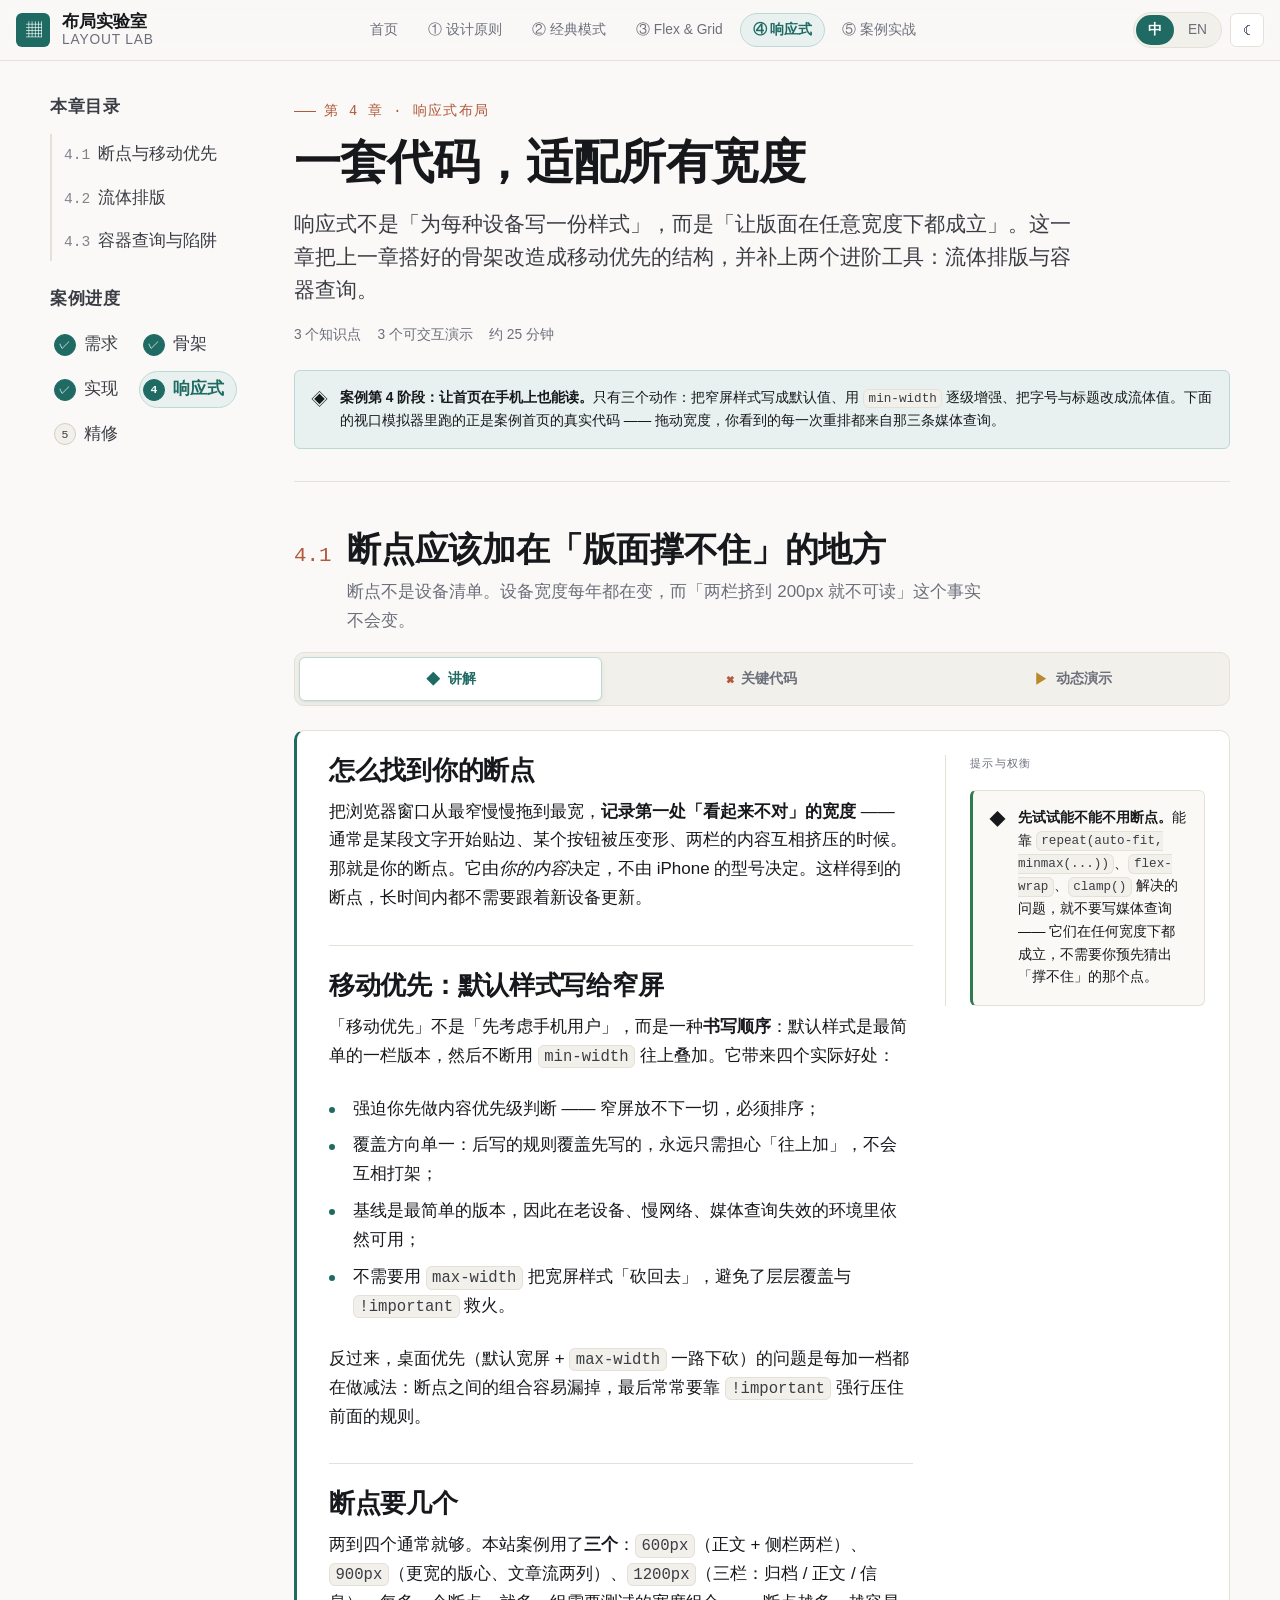
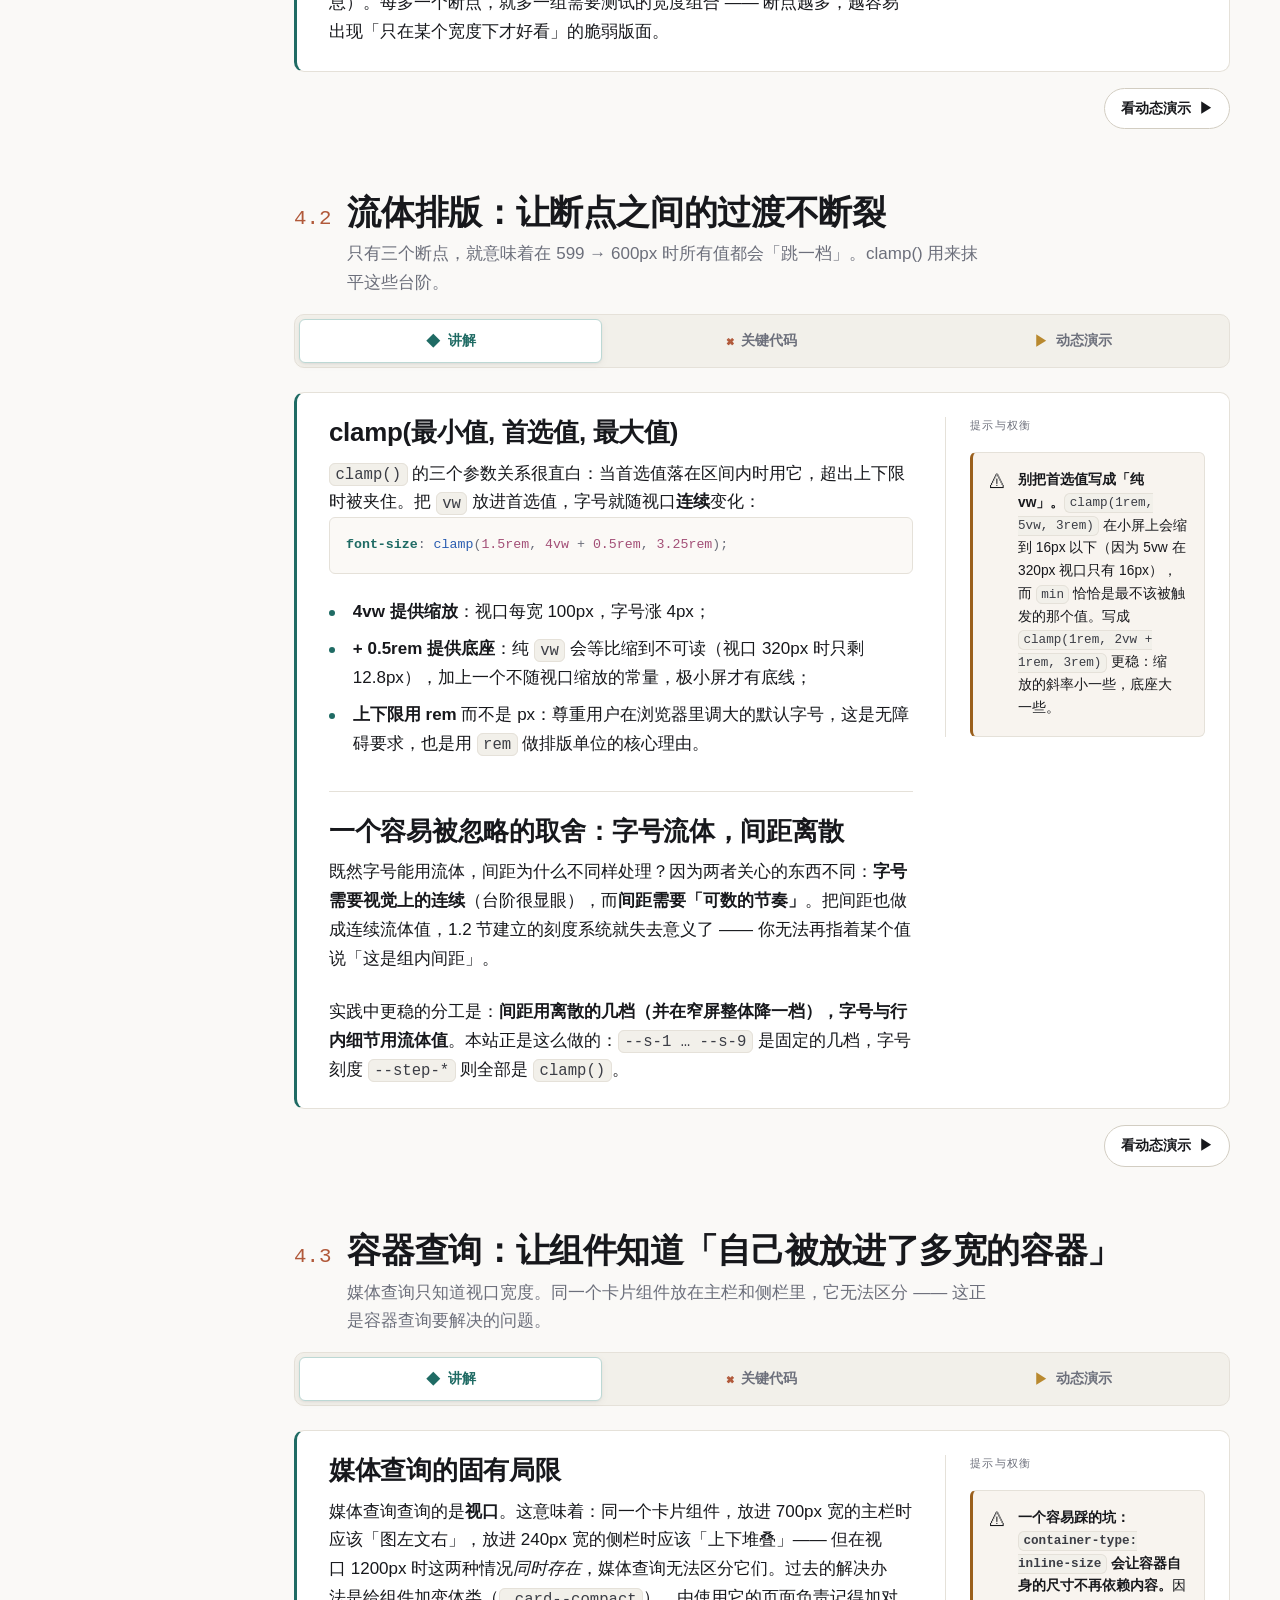
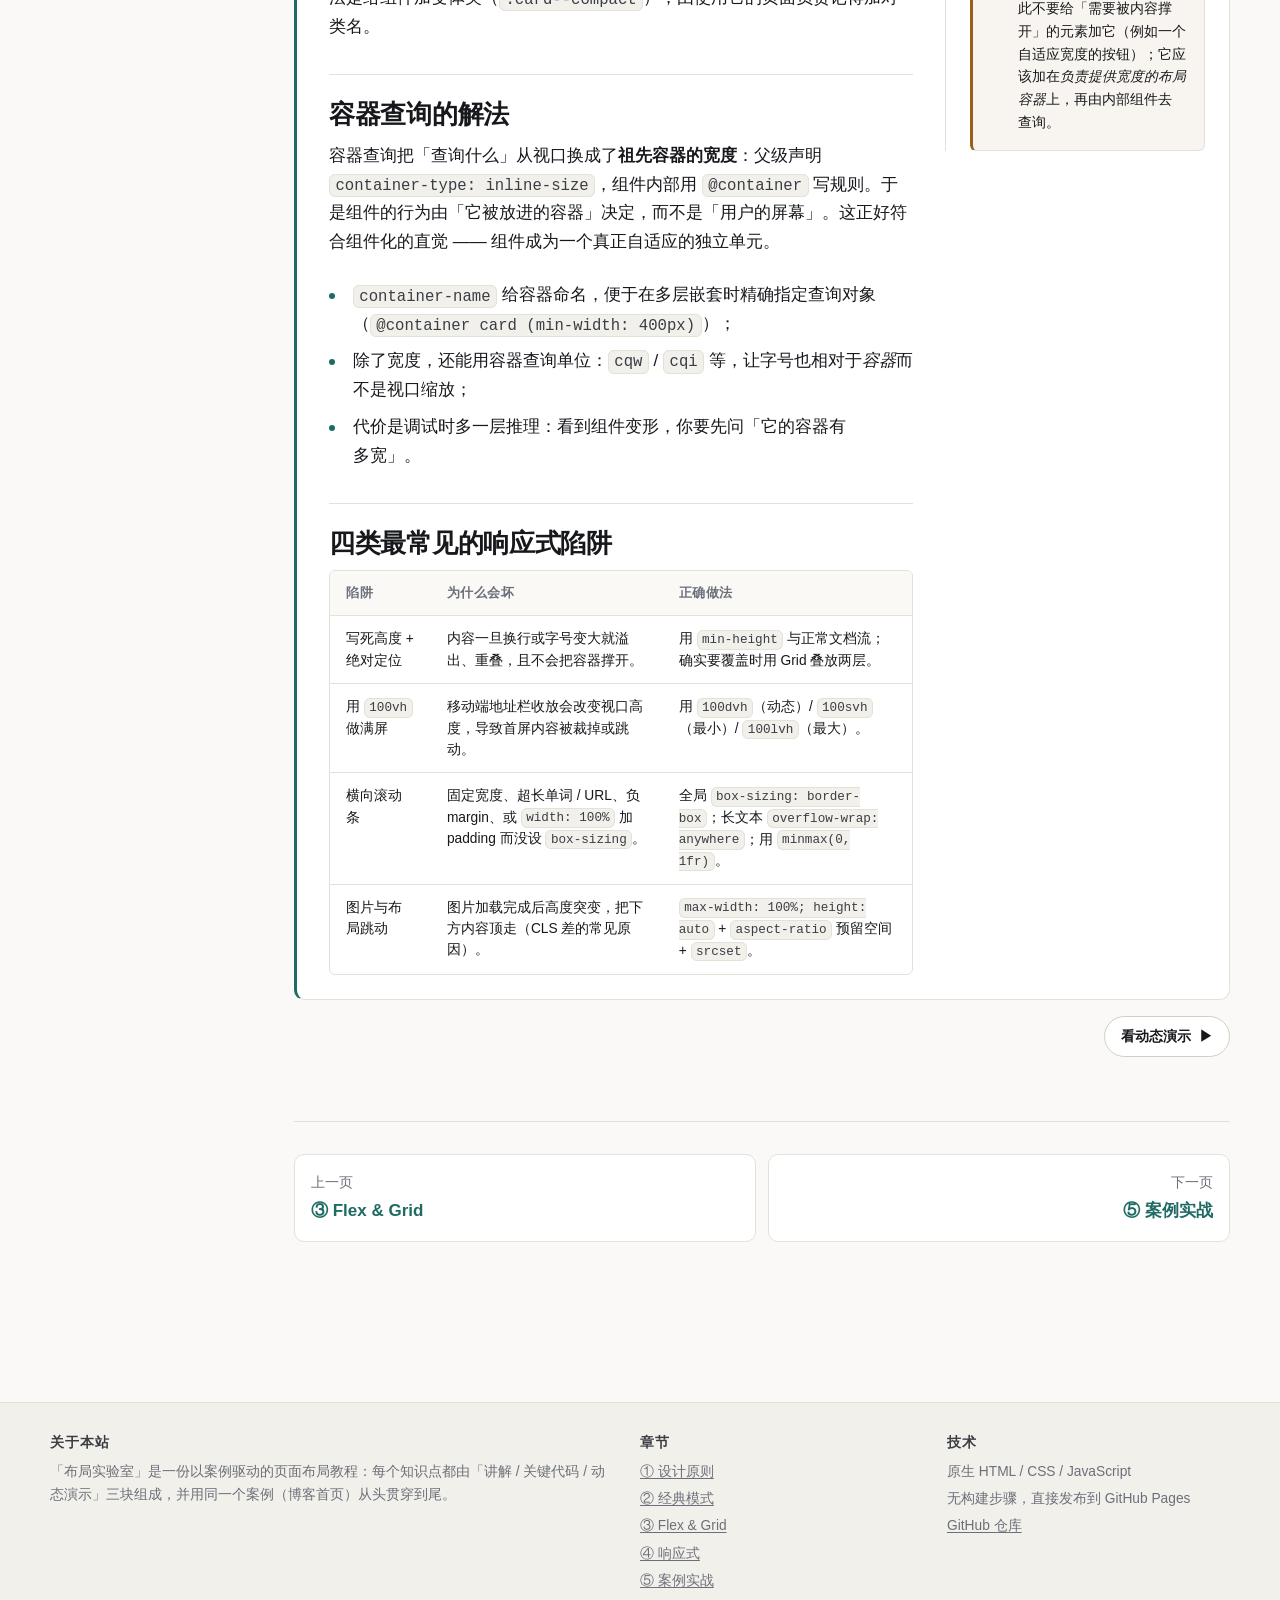
<file: chapters/responsive.html>
<!DOCTYPE html>
<html lang="zh-CN" data-lang="zh" data-theme="light">
<head>
<meta charset="UTF-8">
<meta name="viewport" content="width=device-width, initial-scale=1">
<title data-i18n="c4.title">第 4 章 · 响应式布局｜布局实验室</title>
<meta name="description" content="断点设计、移动优先策略、clamp() 流体排版与容器查询，以及响应式布局最常见的四类陷阱。" data-i18n-attr="content:c4.desc">
<link rel="icon" href="../assets/favicon.svg" type="image/svg+xml">
<link rel="apple-touch-icon" href="../assets/favicon.svg">
<link rel="stylesheet" href="../assets/css/tokens.css">
<link rel="stylesheet" href="../assets/css/base.css">
<link rel="stylesheet" href="../assets/css/site.css">
<link rel="stylesheet" href="../assets/css/demos.css">
</head>
<body>
<a class="skip-link" href="#main" data-i18n="nav.skip">跳到正文</a>

<header class="topbar">
  <div class="topbar__inner wrap">
    <a class="brand" href="../index.html">
      <span class="brand__mark" aria-hidden="true">▦</span>
      <span class="brand__text">
        <span class="brand__name" data-i18n="site.brand">布局实验室</span>
        <span class="brand__sub" data-i18n="site.brandSub">Layout Lab</span>
      </span>
    </a>
    <nav class="topnav" aria-label="章节导航" data-i18n-attr="aria-label:nav.label">
      <a class="topnav__link" href="../index.html" data-i18n="nav.home">首页</a>
      <a class="topnav__link" href="principles.html" data-i18n="nav.ch1">① 设计原则</a>
      <a class="topnav__link" href="patterns.html" data-i18n="nav.ch2">② 经典模式</a>
      <a class="topnav__link" href="flexgrid.html" data-i18n="nav.ch3">③ Flex &amp; Grid</a>
      <a class="topnav__link" href="responsive.html" aria-current="page" data-i18n="nav.ch4">④ 响应式</a>
      <a class="topnav__link" href="case.html" data-i18n="nav.ch5">⑤ 案例实战</a>
    </nav>
    <div class="topbar__tools">
      <div class="seg seg--lang" data-lang-switch data-name="lang" role="group" aria-label="Language">
        <button class="seg__btn is-active" type="button" data-value="zh">中</button>
        <button class="seg__btn" type="button" data-value="en">EN</button>
      </div>
      <button class="iconbtn" type="button" data-theme-toggle aria-label="切换主题">☾</button>
    </div>
  </div>
  <div class="progress"><div class="progress__bar"></div></div>
</header>

<main class="shell wrap" id="main">

  <aside class="toc toc--desktop">
    <p class="toc__title" data-i18n="toc.title">本章目录</p>
    <ul class="toc__list">
      <li><a class="toc__link" href="#p-breakpoint"><span class="toc__num">4.1</span><span data-i18n="c4.p1.short">断点与移动优先</span></a></li>
      <li><a class="toc__link" href="#p-fluid"><span class="toc__num">4.2</span><span data-i18n="c4.p2.short">流体排版</span></a></li>
      <li><a class="toc__link" href="#p-cq"><span class="toc__num">4.3</span><span data-i18n="c4.p3.short">容器查询与陷阱</span></a></li>
    </ul>
    <p class="toc__title" style="margin-top:1.5rem" data-i18n="toc.case">案例进度</p>
    <ol class="stepper">
      <li class="is-done" data-i18n="case.step1">需求</li>
      <li class="is-done" data-i18n="case.step2">骨架</li>
      <li class="is-done" data-i18n="case.step3">实现</li>
      <li class="is-current" data-i18n="case.step4">响应式</li>
      <li data-i18n="case.step5">精修</li>
    </ol>
  </aside>

  <article class="doc">

    <details class="toc toc--mobile">
      <summary data-i18n="toc.open">本章目录 / 案例进度</summary>
      <ul class="toc__list" style="margin-top:.75rem">
        <li><a class="toc__link" href="#p-breakpoint"><span class="toc__num">4.1</span><span data-i18n="c4.p1.short">断点与移动优先</span></a></li>
        <li><a class="toc__link" href="#p-fluid"><span class="toc__num">4.2</span><span data-i18n="c4.p2.short">流体排版</span></a></li>
        <li><a class="toc__link" href="#p-cq"><span class="toc__num">4.3</span><span data-i18n="c4.p3.short">容器查询与陷阱</span></a></li>
      </ul>
    </details>

    <header class="doc__head">
      <p class="eyebrow" data-i18n="c4.eyebrow">第 4 章 · 响应式布局</p>
      <h1 class="doc__title" data-i18n="c4.h1">一套代码，适配所有宽度</h1>
      <p class="doc__lead" data-i18n="c4.lead">响应式不是「为每种设备写一份样式」，而是「让版面在任意宽度下都成立」。这一章把上一章搭好的骨架改造成移动优先的结构，并补上两个进阶工具：流体排版与容器查询。</p>
      <div class="doc__meta">
        <span data-i18n="c4.meta1">3 个知识点</span>
        <span data-i18n="c4.meta2">3 个可交互演示</span>
        <span data-i18n="c4.meta3">约 25 分钟</span>
      </div>
      <div class="callout callout--case" style="margin-top:1.5rem">
        <span class="callout__icon" aria-hidden="true">◈</span>
        <div>
          <p data-i18n-html="c4.caseNote"><strong>案例第 4 阶段：让首页在手机上也能读。</strong>只有三个动作：把窄屏样式写成默认值、用 <code>min-width</code> 逐级增强、把字号与标题改成流体值。下面的视口模拟器里跑的正是案例首页的真实代码 —— 拖动宽度，你看到的每一次重排都来自那三条媒体查询。</p>
        </div>
      </div>
    </header>

    <!-- ================================================================
         4.1 断点与移动优先
         ================================================================ -->
    <section class="point" id="p-breakpoint">
      <header class="point__head">
        <span class="point__num">4.1</span>
        <h2 class="point__title" data-i18n="c4.p1.title">断点应该加在「版面撑不住」的地方</h2>
        <p class="point__sub" data-i18n="c4.p1.sub">断点不是设备清单。设备宽度每年都在变，而「两栏挤到 200px 就不可读」这个事实不会变。</p>
      </header>

      <div class="point__tabs" role="tablist" data-i18n-attr="aria-label:label.tabs" aria-label="讲解 / 关键代码 / 动态演示">
        <button class="ptab ptab--theory is-active" type="button" role="tab" aria-selected="true" data-tab="theory" id="tab-p-breakpoint-theory" aria-controls="pan-p-breakpoint-theory"><span data-i18n="label.theory">讲解</span></button>
        <button class="ptab ptab--code" type="button" role="tab" aria-selected="false" data-tab="code" id="tab-p-breakpoint-code" aria-controls="pan-p-breakpoint-code"><span data-i18n="label.code">关键代码</span></button>
        <button class="ptab ptab--demo" type="button" role="tab" aria-selected="false" data-tab="demo" id="tab-p-breakpoint-demo" aria-controls="pan-p-breakpoint-demo"><span data-i18n="label.demo">动态演示</span></button>
      </div>

      <div class="point__panels">
        <div class="point__panel" role="tabpanel" id="pan-p-breakpoint-theory" aria-labelledby="tab-p-breakpoint-theory" data-panel="theory">
  <div class="block block--theory">
          <p class="block__label" data-i18n="label.theory">讲解</p>
          <div class="prose">
            <h4 data-i18n="c4.p1.h1">怎么找到你的断点</h4>
            <p data-i18n-html="c4.p1.t1">把浏览器窗口从最窄慢慢拖到最宽，<strong>记录第一处「看起来不对」的宽度</strong> —— 通常是某段文字开始贴边、某个按钮被压变形、两栏的内容互相挤压的时候。那就是你的断点。它由<em>你的内容</em>决定，不由 iPhone 的型号决定。这样得到的断点，长时间内都不需要跟着新设备更新。</p>

            <h4 data-i18n="c4.p1.h2">移动优先：默认样式写给窄屏</h4>
            <p data-i18n-html="c4.p1.t2">「移动优先」不是「先考虑手机用户」，而是一种<strong>书写顺序</strong>：默认样式是最简单的一栏版本，然后不断用 <code>min-width</code> 往上叠加。它带来四个实际好处：</p>
            <ul>
              <li data-i18n="c4.p1.t2a">强迫你先做内容优先级判断 —— 窄屏放不下一切，必须排序；</li>
              <li data-i18n="c4.p1.t2b">覆盖方向单一：后写的规则覆盖先写的，永远只需担心「往上加」，不会互相打架；</li>
              <li data-i18n="c4.p1.t2c">基线是最简单的版本，因此在老设备、慢网络、媒体查询失效的环境里依然可用；</li>
              <li data-i18n="c4.p1.t2d">不需要用 <code>max-width</code> 把宽屏样式「砍回去」，避免了层层覆盖与 <code>!important</code> 救火。</li>
            </ul>
            <p data-i18n-html="c4.p1.t3">反过来，桌面优先（默认宽屏 + <code>max-width</code> 一路下砍）的问题是每加一档都在做减法：断点之间的组合容易漏掉，最后常常要靠 <code>!important</code> 强行压住前面的规则。</p>

            <h4 data-i18n="c4.p1.h3">断点要几个</h4>
            <p data-i18n-html="c4.p1.t4">两到四个通常就够。本站案例用了<strong>三个</strong>：<code>600px</code>（正文 + 侧栏两栏）、<code>900px</code>（更宽的版心、文章流两列）、<code>1200px</code>（三栏：归档 / 正文 / 信息）。每多一个断点，就多一组需要测试的宽度组合 —— 断点越多，越容易出现「只在某个宽度下才好看」的脆弱版面。</p>

            <div class="callout callout--tip">
              <span class="callout__icon" aria-hidden="true">◆</span>
              <p data-i18n-html="c4.p1.tip"><strong>先试试能不能不用断点。</strong>能靠 <code>repeat(auto-fit, minmax(...))</code>、<code>flex-wrap</code>、<code>clamp()</code> 解决的问题，就不要写媒体查询 —— 它们在任何宽度下都成立，不需要你预先猜出「撑不住」的那个点。</p>
            </div>
          </div>
        </div>

        <p class="paneljump">
          <button class="btn" type="button" data-jump="demo">
            <span data-i18n="label.toDemo">看动态演示</span>
            <span aria-hidden="true">▶</span>
          </button>
        </p>
        </div>
        <div class="point__panel" role="tabpanel" id="pan-p-breakpoint-code" aria-labelledby="tab-p-breakpoint-code" data-panel="code">
  <div class="block block--code">
          <p class="block__label" data-i18n="label.code">关键代码</p>
          <figure class="codeblock">
            <figcaption class="codeblock__bar">
              <span class="codeblock__title" data-i18n="c4.p1.codeTitle">案例首页的三个断点（移动优先）</span>
              <span class="codeblock__lang">css</span>
              <button class="copybtn" type="button" data-i18n="ui.copy">复制</button>
            </figcaption>
  <pre class="code" data-lang="css"><code>.blog {                            <span class="tok-cmt" data-i18n="c4.p1.c1">/* 默认 = 手机：单栏堆叠 */</span>
    display: grid;
    grid-template-columns: minmax(0, 1fr);
    grid-template-areas: "stream" "side";
    gap: 24px;
    padding-inline: 16px;
  }

  <span class="tok-cmt" data-i18n="c4.p1.c2">/* 600px：正文 + 侧栏。为什么是 600？因为 600 以下两栏都太窄 */</span>
  @media (min-width: 600px) {
    .blog {
      grid-template-columns: minmax(0, 1fr) 220px;
      grid-template-areas: "stream side";
      gap: 32px;
    }
  }

  <span class="tok-cmt" data-i18n="c4.p1.c3">/* 900px：版心变宽，文章流两列 */</span>
  @media (min-width: 900px) {
    .blog { padding-inline: 32px; gap: 48px; }
    .posts { grid-template-columns: repeat(2, minmax(0, 1fr)); }
  }

  <span class="tok-cmt" data-i18n="c4.p1.c4">/* 1200px：三栏 —— 左侧归档栏出现 */</span>
  @media (min-width: 1200px) {
    .blog {
      grid-template-columns: 180px minmax(0, 1fr) 240px;
      grid-template-areas: "rail stream side";
      max-width: 1180px;              <span class="tok-cmt" data-i18n="c4.p1.c5">/* 再宽也不拉长行宽 */</span>
      margin-inline: auto;
    }
  }
  </code></pre>
          </figure>
          <ul class="code-notes">
            <li data-i18n-html="c4.p1.n1">每个断点都只做「增强」：加列、加间距、加区域。没有任何一档需要撤销上一档的设定 —— 这是移动优先最实际的收益。</li>
            <li data-i18n-html="c4.p1.n2"><code>max-width: 1180px</code> 只出现在最后一档：版面在超宽屏上不再拉伸，行宽保持可读（回到 2.1 的约束）。</li>
            <li data-i18n-html="c4.p1.n3">断点值写在 CSS 里，但要配一句说明「这一档解决了什么问题」—— 半年后你只会记得数字，不会记得理由。</li>
          </ul>
        </div>
        </div>
        <div class="point__panel" role="tabpanel" id="pan-p-breakpoint-demo" aria-labelledby="tab-p-breakpoint-demo" data-panel="demo">
  <div class="block block--demo">
          <p class="block__label" data-i18n="label.demo">动态演示</p>
          <div class="demo" data-demo="viewport">
            <div class="demo__stage">
              <div class="vpsim">
                <div class="vpsim__ruler" aria-hidden="true">
                  <span class="vpsim__band" data-bp="phone" style="flex:280">&lt;600</span>
                  <span class="vpsim__band" data-bp="tablet" style="flex:300">600–899</span>
                  <span class="vpsim__band" data-bp="laptop" style="flex:300">900–1199</span>
                  <span class="vpsim__band" data-bp="desktop" style="flex:240">≥1200</span>
                  <span class="vpsim__marker"></span>
                </div>

                <div class="vpsim__view">
                  <span class="vpsim__badge"></span>
                  <div class="vpsim__frame">
                    <iframe data-frame="../assets/demo/frame-blog.html" title="案例首页预览" loading="lazy"></iframe>
                  </div>
                </div>

                <div class="vpsim__presets">
                  <button class="btn" type="button" data-w="375" data-i18n="d.vp.p375">手机 375</button>
                  <button class="btn" type="button" data-w="768" data-i18n="d.vp.p768">平板 768</button>
                  <button class="btn" type="button" data-w="1024" data-i18n="d.vp.p1024">笔记本 1024</button>
                  <button class="btn" type="button" data-w="1280" data-i18n="d.vp.p1280">桌面 1280</button>
                </div>
              </div>
            </div>

            <div class="demo__controls demo__controls--two">
              <label class="ctrl">
                <span class="ctrl__label" data-i18n="d.vp.width">视口宽度</span>
                <input type="range" min="320" max="1440" step="5" value="1024" data-name="width" data-unit="px">
                <output class="ctrl__val">1024px</output>
              </label>

              <div class="ctrlgroup">
                <span class="ctrlgroup__label" data-i18n="d.vp.bp">断点</span>
                <div class="ctrlgroup__body">
                  <span class="tx-legend" data-i18n="d.vp.bpList">手机 320–599 / 平板 600–899 / 笔记本 900–1199 / 桌面 ≥1200</span>
                </div>
              </div>

              <p class="demo__readout" id="dv-vp-out" aria-live="polite"></p>
              <p class="demo__note" id="dv-vp-note"></p>
            </div>

            <figure class="codeblock">
              <figcaption class="codeblock__bar">
                <span class="codeblock__title" data-i18n="d.live">实时输出：上面每一步操作对应的 CSS</span>
                <span class="codeblock__lang">css</span>
                <button class="copybtn" type="button" data-i18n="ui.copy">复制</button>
              </figcaption>
              <pre class="code code--live" data-lang="css"><code id="code-viewport"></code></pre>
            </figure>
          </div>
          <p class="demo__note" data-i18n="c4.p1.demoNote">拖动滑块（或用下面的设备预设），注意三个地方：右侧标尺上当前档位的高亮、iframe 里首页的重排、以及实时输出里被命中的那条媒体查询。当视口比演示区还宽时，模拟器会整体等比缩小 —— 但 iframe 内部的真实宽度不变，媒体查询的判断因此不会失真。</p>
        </div>
        </div>
      </div>
    </section>

    <!-- ================================================================
         4.2 流体排版
         ================================================================ -->
    <section class="point" id="p-fluid">
      <header class="point__head">
        <span class="point__num">4.2</span>
        <h2 class="point__title" data-i18n="c4.p2.title">流体排版：让断点之间的过渡不断裂</h2>
        <p class="point__sub" data-i18n="c4.p2.sub">只有三个断点，就意味着在 599 → 600px 时所有值都会「跳一档」。clamp() 用来抹平这些台阶。</p>
      </header>

      <div class="point__tabs" role="tablist" data-i18n-attr="aria-label:label.tabs" aria-label="讲解 / 关键代码 / 动态演示">
        <button class="ptab ptab--theory is-active" type="button" role="tab" aria-selected="true" data-tab="theory" id="tab-p-fluid-theory" aria-controls="pan-p-fluid-theory"><span data-i18n="label.theory">讲解</span></button>
        <button class="ptab ptab--code" type="button" role="tab" aria-selected="false" data-tab="code" id="tab-p-fluid-code" aria-controls="pan-p-fluid-code"><span data-i18n="label.code">关键代码</span></button>
        <button class="ptab ptab--demo" type="button" role="tab" aria-selected="false" data-tab="demo" id="tab-p-fluid-demo" aria-controls="pan-p-fluid-demo"><span data-i18n="label.demo">动态演示</span></button>
      </div>

      <div class="point__panels">
        <div class="point__panel" role="tabpanel" id="pan-p-fluid-theory" aria-labelledby="tab-p-fluid-theory" data-panel="theory">
  <div class="block block--theory">
          <p class="block__label" data-i18n="label.theory">讲解</p>
          <div class="prose">
            <h4 data-i18n="c4.p2.h1">clamp(最小值, 首选值, 最大值)</h4>
            <p data-i18n-html="c4.p2.t1"><code>clamp()</code> 的三个参数关系很直白：当首选值落在区间内时用它，超出上下限时被夹住。把 <code>vw</code> 放进首选值，字号就随视口<strong>连续</strong>变化：</p>
            <pre class="code code--flat" data-lang="css"><code>font-size: clamp(1.5rem, 4vw + 0.5rem, 3.25rem);</code></pre>
            <ul>
              <li data-i18n-html="c4.p2.t1a"><strong>4vw 提供缩放</strong>：视口每宽 100px，字号涨 4px；</li>
              <li data-i18n-html="c4.p2.t1b"><strong>+ 0.5rem 提供底座</strong>：纯 <code>vw</code> 会等比缩到不可读（视口 320px 时只剩 12.8px），加上一个不随视口缩放的常量，极小屏才有底线；</li>
              <li data-i18n-html="c4.p2.t1c"><strong>上下限用 rem</strong> 而不是 px：尊重用户在浏览器里调大的默认字号，这是无障碍要求，也是用 <code>rem</code> 做排版单位的核心理由。</li>
            </ul>

            <h4 data-i18n="c4.p2.h2">一个容易被忽略的取舍：字号流体，间距离散</h4>
            <p data-i18n-html="c4.p2.t2">既然字号能用流体，间距为什么不同样处理？因为两者关心的东西不同：<strong>字号需要视觉上的连续</strong>（台阶很显眼），而<strong>间距需要「可数的节奏」</strong>。把间距也做成连续流体值，1.2 节建立的刻度系统就失去意义了 —— 你无法再指着某个值说「这是组内间距」。</p>
            <p data-i18n-html="c4.p2.t3">实践中更稳的分工是：<strong>间距用离散的几档（并在窄屏整体降一档），字号与行内细节用流体值</strong>。本站正是这么做的：<code>--s-1 … --s-9</code> 是固定的几档，字号刻度 <code>--step-*</code> 则全部是 <code>clamp()</code>。</p>

            <div class="callout callout--warn">
              <span class="callout__icon" aria-hidden="true">⚠</span>
              <p data-i18n-html="c4.p2.warn"><strong>别把首选值写成「纯 vw」。</strong><code>clamp(1rem, 5vw, 3rem)</code> 在小屏上会缩到 16px 以下（因为 5vw 在 320px 视口只有 16px），而 <code>min</code> 恰恰是最不该被触发的那个值。写成 <code>clamp(1rem, 2vw + 1rem, 3rem)</code> 更稳：缩放的斜率小一些，底座大一些。</p>
            </div>
          </div>
        </div>

        <p class="paneljump">
          <button class="btn" type="button" data-jump="demo">
            <span data-i18n="label.toDemo">看动态演示</span>
            <span aria-hidden="true">▶</span>
          </button>
        </p>
        </div>
        <div class="point__panel" role="tabpanel" id="pan-p-fluid-code" aria-labelledby="tab-p-fluid-code" data-panel="code">
  <div class="block block--code">
          <p class="block__label" data-i18n="label.code">关键代码</p>
          <figure class="codeblock">
            <figcaption class="codeblock__bar">
              <span class="codeblock__title" data-i18n="c4.p2.codeTitle">流体字号刻度与配套的排版属性</span>
              <span class="codeblock__lang">css</span>
              <button class="copybtn" type="button" data-i18n="ui.copy">复制</button>
            </figcaption>
  <pre class="code" data-lang="css"><code>:root {
    <span class="tok-cmt" data-i18n="c4.p2.c1">/* 阶梯式：三档之间的过渡是连续的，不再是台阶 */</span>
    --step--1: clamp(0.80rem, 0.78rem + 0.10vw, 0.875rem);
    --step-0:  clamp(0.98rem, 0.95rem + 0.15vw, 1.0625rem);
    --step-1:  clamp(1.12rem, 1.06rem + 0.30vw, 1.30rem);
    --step-2:  clamp(1.30rem, 1.18rem + 0.55vw, 1.65rem);
    --step-3:  clamp(1.55rem, 1.34rem + 0.95vw, 2.15rem);
    --step-4:  clamp(1.90rem, 1.50rem + 1.80vw, 3.00rem);
  }

  .page-title {
    font-size: var(--step-4);
    line-height: 1.1;              <span class="tok-cmt" data-i18n="c4.p2.c2">/* 流体字号要配无单位行高 */</span>
    letter-spacing: -0.02em;      <span class="tok-cmt" data-i18n="c4.p2.c3">/* 字号越大，字距越要收紧 */</span>
    text-wrap: balance;           <span class="tok-cmt" data-i18n="c4.p2.c4">/* 标题断行自动均衡，避免末行只剩一个字 */</span>
  }

  <span class="tok-cmt" data-i18n="c4.p2.c5">/* 间距保持离散的几档：节奏可数，团队可沟通 */</span>
  :root {
    --s-4: 1rem;
    --s-5: 1.5rem;
    --s-6: 2rem;
  }
  @media (max-width: 600px) {
    <span class="tok-cmt" data-i18n="c4.p2.c6">/* 窄屏整体降一档，而不是把每个值都改成流体 */</span>
    :root { --s-6: 1.5rem; --s-7: 2rem; }
  }
  </code></pre>
          </figure>
          <ul class="code-notes">
            <li data-i18n-html="c4.p2.n1">注意每一档的 <code>vw</code> 系数不同：小字号几乎不缩放（<code>0.1vw</code>），大字号缩放明显（<code>1.8vw</code>）。这样层级差距在大屏上会自然拉开。</li>
            <li data-i18n-html="c4.p2.n2">行高用无单位值：它随字号等比缩放，不需要为每一档单独定义。</li>
            <li data-i18n-html="c4.p2.n3"><code>text-wrap: balance</code> 与 <code>pretty</code> 是较新的排版属性，能让断行更接近专业排版 —— 不支持时自动退化为默认行为，是安全的增强。</li>
          </ul>
        </div>
        </div>
        <div class="point__panel" role="tabpanel" id="pan-p-fluid-demo" aria-labelledby="tab-p-fluid-demo" data-panel="demo">
  <div class="block block--demo">
          <p class="block__label" data-i18n="label.demo">动态演示</p>
          <div class="demo" data-demo="fluid">
            <div class="demo__stage demo__stage--soft">
              <div class="vpsim__view">
                <div class="fluidframe">
                  <iframe data-frame="../assets/demo/frame-fluid.html" title="流体排版演示" loading="lazy"></iframe>
                </div>
              </div>
            </div>

            <div class="demo__controls demo__controls--two">
              <label class="ctrl">
                <span class="ctrl__label" data-i18n="d.fluid.min">下限 min（rem）</span>
                <input type="range" min="1" max="3" step="0.05" value="1.5" data-name="min">
                <output class="ctrl__val">1.5rem</output>
              </label>

              <label class="ctrl">
                <span class="ctrl__label" data-i18n="d.fluid.vw">缩放系数（vw）</span>
                <input type="range" min="0" max="8" step="0.25" value="4" data-name="vw">
                <output class="ctrl__val">4vw</output>
              </label>

              <label class="ctrl">
                <span class="ctrl__label" data-i18n="d.fluid.rem">底座（rem）</span>
                <input type="range" min="0" max="2" step="0.125" value="0.5" data-name="rem">
                <output class="ctrl__val">0.5rem</output>
              </label>

              <label class="ctrl">
                <span class="ctrl__label" data-i18n="d.fluid.max">上限 max（rem）</span>
                <input type="range" min="1.5" max="6" step="0.25" value="3.25" data-name="max">
                <output class="ctrl__val">3.25rem</output>
              </label>

              <label class="ctrl">
                <span class="ctrl__label" data-i18n="d.fluid.width">容器宽度</span>
                <input type="range" min="320" max="1200" step="10" value="720" data-name="width" data-unit="px">
                <output class="ctrl__val">720px</output>
              </label>

              <p class="demo__readout" id="dv-fluid-out" aria-live="polite"></p>
            </div>

            <figure class="codeblock">
              <figcaption class="codeblock__bar">
                <span class="codeblock__title" data-i18n="d.live">实时输出：上面每一步操作对应的 CSS</span>
                <span class="codeblock__lang">css</span>
                <button class="copybtn" type="button" data-i18n="ui.copy">复制</button>
              </figcaption>
              <pre class="code code--live" data-lang="css"><code id="code-fluid"></code></pre>
            </figure>
          </div>
          <p class="demo__note" data-i18n="c4.p2.demoNote">这个 iframe 里的 <code>1vw</code> 等于 <code>iframe 宽度</code> 的 1%，所以你拖动宽度滑块时是真实触发 vw 变化，而不是模拟。把缩放系数设为 0，标题就完全固定；调到 8vw，小屏会迅速触到下限。</p>
        </div>
        </div>
      </div>
    </section>

    <!-- ================================================================
         4.3 容器查询与陷阱
         ================================================================ -->
    <section class="point" id="p-cq">
      <header class="point__head">
        <span class="point__num">4.3</span>
        <h2 class="point__title" data-i18n="c4.p3.title">容器查询：让组件知道「自己被放进了多宽的容器」</h2>
        <p class="point__sub" data-i18n="c4.p3.sub">媒体查询只知道视口宽度。同一个卡片组件放在主栏和侧栏里，它无法区分 —— 这正是容器查询要解决的问题。</p>
      </header>

      <div class="point__tabs" role="tablist" data-i18n-attr="aria-label:label.tabs" aria-label="讲解 / 关键代码 / 动态演示">
        <button class="ptab ptab--theory is-active" type="button" role="tab" aria-selected="true" data-tab="theory" id="tab-p-cq-theory" aria-controls="pan-p-cq-theory"><span data-i18n="label.theory">讲解</span></button>
        <button class="ptab ptab--code" type="button" role="tab" aria-selected="false" data-tab="code" id="tab-p-cq-code" aria-controls="pan-p-cq-code"><span data-i18n="label.code">关键代码</span></button>
        <button class="ptab ptab--demo" type="button" role="tab" aria-selected="false" data-tab="demo" id="tab-p-cq-demo" aria-controls="pan-p-cq-demo"><span data-i18n="label.demo">动态演示</span></button>
      </div>

      <div class="point__panels">
        <div class="point__panel" role="tabpanel" id="pan-p-cq-theory" aria-labelledby="tab-p-cq-theory" data-panel="theory">
  <div class="block block--theory">
          <p class="block__label" data-i18n="label.theory">讲解</p>
          <div class="prose">
            <h4 data-i18n="c4.p3.h1">媒体查询的固有局限</h4>
            <p data-i18n-html="c4.p3.t1">媒体查询查询的是<strong>视口</strong>。这意味着：同一个卡片组件，放进 700px 宽的主栏时应该「图左文右」，放进 240px 宽的侧栏时应该「上下堆叠」—— 但在视口 1200px 时这两种情况<em>同时存在</em>，媒体查询无法区分它们。过去的解决办法是给组件加变体类（<code>.card--compact</code>），由使用它的页面负责记得加对类名。</p>

            <h4 data-i18n="c4.p3.h2">容器查询的解法</h4>
            <p data-i18n-html="c4.p3.t2">容器查询把「查询什么」从视口换成了<strong>祖先容器的宽度</strong>：父级声明 <code>container-type: inline-size</code>，组件内部用 <code>@container</code> 写规则。于是组件的行为由「它被放进的容器」决定，而不是「用户的屏幕」。这正好符合组件化的直觉 —— 组件成为一个真正自适应的独立单元。</p>
            <ul>
              <li data-i18n-html="c4.p3.t2a"><code>container-name</code> 给容器命名，便于在多层嵌套时精确指定查询对象（<code>@container card (min-width: 400px)</code>）；</li>
              <li data-i18n-html="c4.p3.t2b">除了宽度，还能用容器查询单位：<code>cqw</code> / <code>cqi</code> 等，让字号也相对于<em>容器</em>而不是视口缩放；</li>
              <li data-i18n-html="c4.p3.t2c">代价是调试时多一层推理：看到组件变形，你要先问「它的容器有多宽」。</li>
            </ul>

            <div class="callout callout--warn">
              <span class="callout__icon" aria-hidden="true">⚠</span>
              <p data-i18n-html="c4.p3.warn"><strong>一个容易踩的坑：<code>container-type: inline-size</code> 会让容器自身的尺寸不再依赖内容。</strong>因此不要给「需要被内容撑开」的元素加它（例如一个自适应宽度的按钮）；它应该加在<em>负责提供宽度的布局容器</em>上，再由内部组件去查询。</p>
            </div>

            <h4 data-i18n="c4.p3.h3">四类最常见的响应式陷阱</h4>
            <div class="tablewrap">
              <table class="data">
                <thead>
                  <tr>
                    <th data-i18n="c4.p3.th1">陷阱</th>
                    <th data-i18n="c4.p3.th2">为什么会坏</th>
                    <th data-i18n="c4.p3.th3">正确做法</th>
                  </tr>
                </thead>
                <tbody>
                  <tr>
                    <td data-i18n="c4.p3.r1c1">写死高度 + 绝对定位</td>
                    <td data-i18n="c4.p3.r1c2">内容一旦换行或字号变大就溢出、重叠，且不会把容器撑开。</td>
                    <td data-i18n="c4.p3.r1c3">用 <code>min-height</code> 与正常文档流；确实要覆盖时用 Grid 叠放两层。</td>
                  </tr>
                  <tr>
                    <td data-i18n="c4.p3.r2c1">用 <code>100vh</code> 做满屏</td>
                    <td data-i18n="c4.p3.r2c2">移动端地址栏收放会改变视口高度，导致首屏内容被裁掉或跳动。</td>
                    <td data-i18n="c4.p3.r2c3">用 <code>100dvh</code>（动态）/ <code>100svh</code>（最小）/ <code>100lvh</code>（最大）。</td>
                  </tr>
                  <tr>
                    <td data-i18n="c4.p3.r3c1">横向滚动条</td>
                    <td data-i18n="c4.p3.r3c2">固定宽度、超长单词 / URL、负 margin、或 <code>width: 100%</code> 加 padding 而没设 <code>box-sizing</code>。</td>
                    <td data-i18n="c4.p3.r3c3">全局 <code>box-sizing: border-box</code>；长文本 <code>overflow-wrap: anywhere</code>；用 <code>minmax(0, 1fr)</code>。</td>
                  </tr>
                  <tr>
                    <td data-i18n="c4.p3.r4c1">图片与布局跳动</td>
                    <td data-i18n="c4.p3.r4c2">图片加载完成后高度突变，把下方内容顶走（CLS 差的常见原因）。</td>
                    <td data-i18n="c4.p3.r4c3"><code>max-width: 100%; height: auto</code> + <code>aspect-ratio</code> 预留空间 + <code>srcset</code>。</td>
                  </tr>
                </tbody>
              </table>
            </div>
          </div>
        </div>

        <p class="paneljump">
          <button class="btn" type="button" data-jump="demo">
            <span data-i18n="label.toDemo">看动态演示</span>
            <span aria-hidden="true">▶</span>
          </button>
        </p>
        </div>
        <div class="point__panel" role="tabpanel" id="pan-p-cq-code" aria-labelledby="tab-p-cq-code" data-panel="code">
  <div class="block block--code">
          <p class="block__label" data-i18n="label.code">关键代码</p>
          <figure class="codeblock">
            <figcaption class="codeblock__bar">
              <span class="codeblock__title" data-i18n="c4.p3.codeTitle">容器查询 + 陷阱对应的正确写法</span>
              <span class="codeblock__lang">css</span>
              <button class="copybtn" type="button" data-i18n="ui.copy">复制</button>
            </figcaption>
  <pre class="code" data-lang="css"><code><span class="tok-cmt" data-i18n="c4.p3.c1">/* 1. 容器查询：父级提供宽度，组件自己适应 */</span>
  .card-slot {
    container-type: inline-size;
    container-name: card;
  }

  .card { display: grid; gap: 12px; }

  @container card (min-width: 400px) {
    .card {
      grid-template-columns: 96px minmax(0, 1fr);
      align-items: center;
    }
  }

  <span class="tok-cmt" data-i18n="c4.p3.c2">/* 2. 满屏用 dvh，别用 vh */</span>
  .hero { min-height: 100dvh; }

  <span class="tok-cmt" data-i18n="c4.p3.c3">/* 3. 长内容不再撑破容器 */</span>
  .card__title {
    overflow-wrap: anywhere;    <span class="tok-cmt" data-i18n="c4.p3.c4">/* 超长单词 / URL 允许断行 */</span>
  }
  .grid { grid-template-columns: repeat(2, minmax(0, 1fr)); }  <span class="tok-cmt" data-i18n="c4.p3.c5">/* 注意那个 0 */</span>

  <span class="tok-cmt" data-i18n="c4.p3.c6">/* 4. 图片：预留比例，加载完不跳动 */</span>
  .card__cover {
    width: 100%;
    height: auto;
    aspect-ratio: 16 / 9;
    object-fit: cover;
  }

  <span class="tok-cmt" data-i18n="c4.p3.c7">/* 兜底：不支持容器查询的浏览器至少拿到可用的堆叠版 */</span>
  @supports not (container-type: inline-size) {
    .card { grid-template-columns: minmax(0, 1fr); }
  }
  </code></pre>
          </figure>
          <ul class="code-notes">
            <li data-i18n-html="c4.p3.n1">容器查询与媒体查询<strong>可以并存</strong>：用媒体查询决定页面分几栏，用容器查询决定组件在栏内怎么变 —— 两者层次不同，不冲突。</li>
            <li data-i18n-html="c4.p3.n2"><code>object-fit: cover</code> 配合 <code>aspect-ratio</code>：图片永远填满预留区域且不变形。</li>
            <li data-i18n-html="c4.p3.n3">本站的「卡片墙」用 <code>auto-fit</code> 解决列数，用容器查询解决组件内部形态 —— 两者结合基本可以做到「零媒体查询的自适应」。</li>
          </ul>
        </div>
        </div>
        <div class="point__panel" role="tabpanel" id="pan-p-cq-demo" aria-labelledby="tab-p-cq-demo" data-panel="demo">
  <div class="block block--demo">
          <p class="block__label" data-i18n="label.demo">动态演示</p>
          <div class="demo" data-demo="cq">
            <div class="demo__stage demo__stage--soft" id="dv-cq">
              <div class="cq">
                <div class="cq__panel">
                  <p class="cq__title">@container</p>
                  <p class="demo__note" data-i18n="d.cq.cqNote">查询自己的容器宽度，会跟着滑块变。</p>
                  <div class="cq__shell">
                    <div class="cq__card cq__card--cq">
                      <span class="cq__thumb" aria-hidden="true"></span>
                      <div class="cq__cardtext">
                        <h5 data-i18n="d.cq.cardTitle">容器查询版卡片</h5>
                        <p data-i18n="d.cq.cardBody">容器够宽就变成图左文右，窄了就上下堆叠 —— 由它所在容器的宽度决定。</p>
                      </div>
                    </div>
                  </div>
                </div>

                <div class="cq__panel">
                  <p class="cq__title">@media</p>
                  <p class="demo__note" data-i18n="d.cq.mqNote">只认视口宽度，容器再窄也不会变。</p>
                  <div class="cq__shell">
                    <div class="cq__card cq__card--mq">
                      <span class="cq__thumb" aria-hidden="true"></span>
                      <div class="cq__cardtext">
                        <h5 data-i18n="d.cq.cardTitle2">媒体查询版卡片</h5>
                        <p data-i18n="d.cq.cardBody2">同一份标记，同样的容器宽度，但它的形态只由浏览器窗口决定。</p>
                      </div>
                    </div>
                  </div>
                </div>
              </div>
            </div>

            <div class="demo__controls demo__controls--two">
              <label class="ctrl">
                <span class="ctrl__label" data-i18n="d.cq.width">两个容器的宽度</span>
                <input type="range" min="220" max="760" step="10" value="320" data-name="cqw" data-var="--cqw" data-unit="px" data-target="#dv-cq">
                <output class="ctrl__val">320px</output>
              </label>

              <p class="demo__readout" id="dv-cq-out" aria-live="polite"></p>
            </div>

            <figure class="codeblock">
              <figcaption class="codeblock__bar">
                <span class="codeblock__title" data-i18n="d.live">实时输出：上面每一步操作对应的 CSS</span>
                <span class="codeblock__lang">css</span>
                <button class="copybtn" type="button" data-i18n="ui.copy">复制</button>
              </figcaption>
              <pre class="code code--live" data-lang="css"><code id="code-cq"></code></pre>
            </figure>
          </div>
          <p class="demo__note" data-i18n="c4.p3.demoNote">把宽度滑块从 220 拖到 760：左侧卡片在 400px 处自动变成「图左文右」，右侧那张纹丝不动。这就是「组件不知道自己在哪」与「组件知道自己在哪」的差别。</p>
        </div>
        </div>
      </div>
    </section>

    <nav class="pagenav" aria-label="翻页" data-i18n-attr="aria-label:nav.pager">
      <a class="pagenav__link" href="flexgrid.html">
        <span class="pagenav__dir" data-i18n="nav.prev">上一页</span>
        <span class="pagenav__title" data-i18n="nav.ch3">③ Flex &amp; Grid</span>
      </a>
      <a class="pagenav__link pagenav__link--next" href="case.html">
        <span class="pagenav__dir" data-i18n="nav.next">下一页</span>
        <span class="pagenav__title" data-i18n="nav.ch5">⑤ 案例实战</span>
      </a>
    </nav>

  </article>
</main>

<footer class="sitefoot">
  <div class="wrap sitefoot__grid">
    <div>
      <h4 data-i18n="foot.aboutTitle">关于本站</h4>
      <p data-i18n="foot.about">「布局实验室」是一份以案例驱动的页面布局教程：每个知识点都由「讲解 / 关键代码 / 动态演示」三块组成，并用同一个案例（博客首页）从头贯穿到尾。</p>
    </div>
    <div>
      <h4 data-i18n="foot.chapters">章节</h4>
      <ul>
        <li><a href="principles.html" data-i18n="nav.ch1">① 设计原则</a></li>
        <li><a href="patterns.html" data-i18n="nav.ch2">② 经典模式</a></li>
        <li><a href="flexgrid.html" data-i18n="nav.ch3">③ Flex &amp; Grid</a></li>
        <li><a href="responsive.html" data-i18n="nav.ch4">④ 响应式</a></li>
        <li><a href="case.html" data-i18n="nav.ch5">⑤ 案例实战</a></li>
      </ul>
    </div>
    <div>
      <h4 data-i18n="foot.metaTitle">技术</h4>
      <ul>
        <li data-i18n="foot.meta1">原生 HTML / CSS / JavaScript</li>
        <li data-i18n="foot.meta2">无构建步骤，直接发布到 GitHub Pages</li>
        <!-- 发布前请把下面这一行的地址换成你的仓库地址 -->
        <li><a href="https://github.com/WangLing1206/layout-lab-course" target="_blank" rel="noopener" data-i18n="foot.repo">GitHub 仓库</a></li>
      </ul>
    </div>
  </div>
</footer>

<button class="totop iconbtn" type="button" data-i18n-attr="aria-label:nav.top" aria-label="回到顶部">↑</button>

<script src="../assets/js/ui.js"></script>
<script src="../assets/js/i18n.js"></script>
<script src="../assets/js/demo-responsive.js"></script>
<script src="../assets/js/site.js"></script>
</body>
</html>
</file>
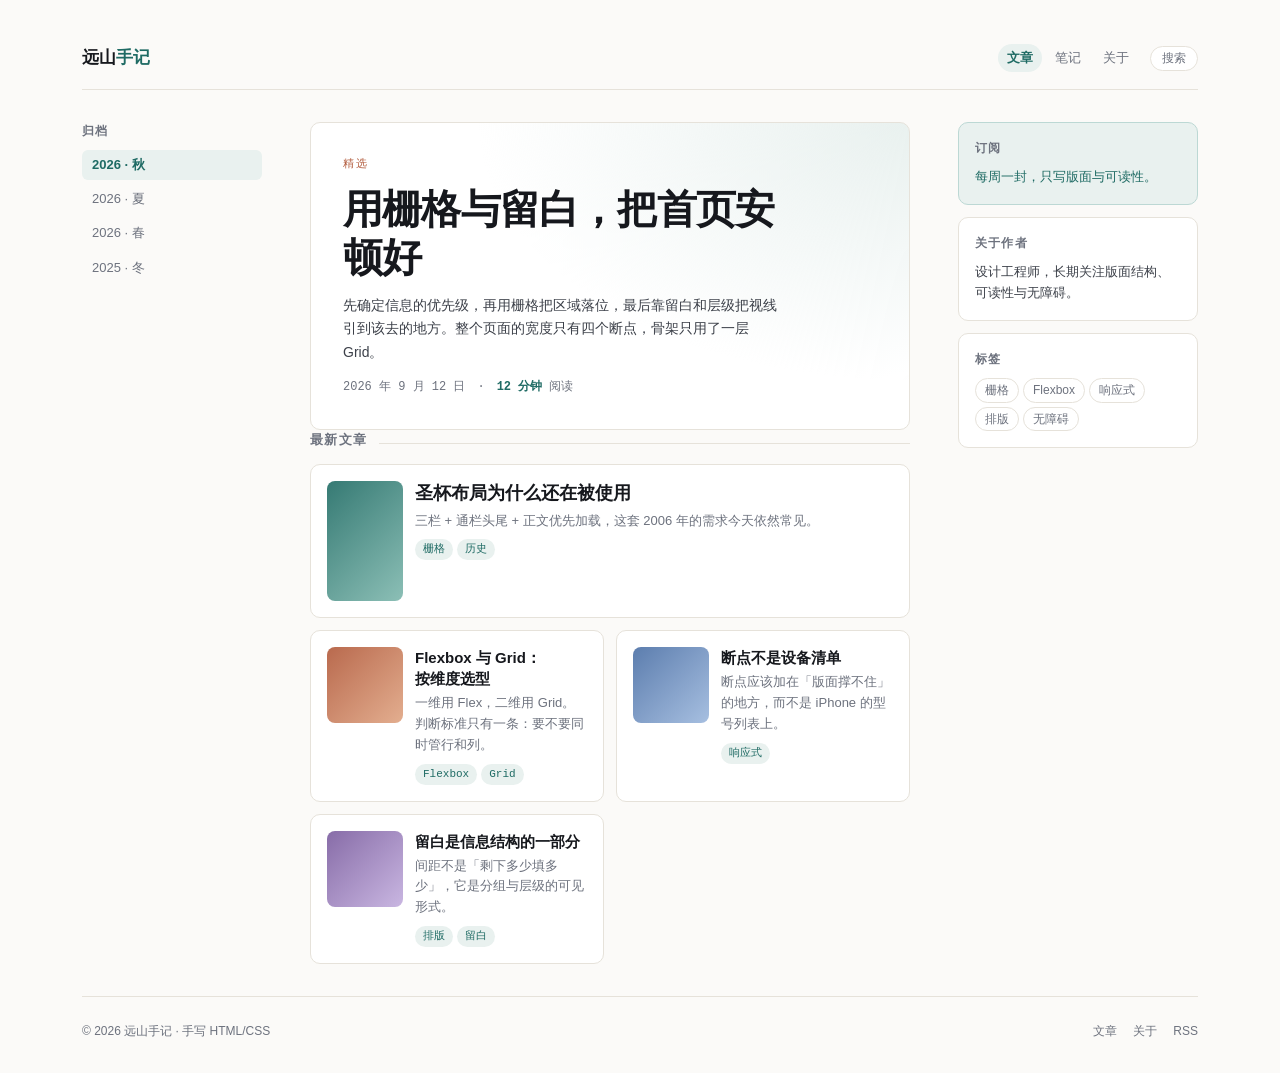
<file: assets/demo/frame-blog.html>
<!DOCTYPE html>
<html lang="zh-CN" data-state="after">
<head>
<meta charset="UTF-8">
<meta name="viewport" content="width=device-width, initial-scale=1">
<title>远山手记 · 首页 / Far Hills Notes</title>
<link rel="stylesheet" href="frame.css">
</head>
<body>
<!--
  案例成品：博客首页
  ------------------------------------------------------------------
  这份文档被主站的 iframe 加载，用真实宽度接受媒体查询的检验。
  查询参数：
    ?lang=zh|en      语言
    ?state=before|after   「改造前 / 改造后」对照
    ?theme=light|dark     （保留位，成品只提供浅色）
-->
<div class="f-shell">

  <header class="f-head">
    <div class="f-brand"><em data-k="brand1">远山</em><span data-k="brand2">手记</span></div>
    <nav class="f-nav">
      <a href="#" aria-current="page" data-k="nav1">文章</a>
      <a href="#" data-k="nav2">笔记</a>
      <a href="#" data-k="nav3">关于</a>
    </nav>
    <button class="f-search" type="button" data-k="search">搜索</button>
  </header>

  <div class="f-grid">

    <aside class="f-rail">
      <h4 data-k="railTitle">归档</h4>
      <a href="#" aria-current="page" data-k="rail1">2026 · 秋</a>
      <a href="#" data-k="rail2">2026 · 夏</a>
      <a href="#" data-k="rail3">2026 · 春</a>
      <a href="#" data-k="rail4">2025 · 冬</a>
    </aside>

    <main class="f-stream">
      <section class="f-hero">
        <p class="f-kicker" data-k="kicker">精选</p>
        <h1 data-k="h1">用栅格与留白，把首页安顿好</h1>
        <p class="f-lead" data-k="lead">先确定信息的优先级，再用栅格把区域落位，最后靠留白和层级把视线引到该去的地方。整个页面的宽度只有四个断点，骨架只用了一层 Grid。</p>
        <div class="f-meta">
          <span data-k="date">2026 年 9 月 12 日</span>
          <span>·</span>
          <span><b data-k="read">12 分钟</b> <span data-k="readUnit">阅读</span></span>
        </div>
      </section>

      <h2 class="f-sec-title" data-k="streamTitle">最新文章</h2>
      <div class="f-posts">

        <a class="f-post" href="#">
          <span class="f-thumb" aria-hidden="true"></span>
          <span>
            <h3 data-k="p1t">圣杯布局为什么还在被使用</h3>
            <p data-k="p1d">三栏 + 通栏头尾 + 正文优先加载，这套 2006 年的需求今天依然常见。</p>
            <span class="f-tags"><span class="f-tag" data-k="tagA">栅格</span><span class="f-tag" data-k="tagB">历史</span></span>
          </span>
        </a>

        <a class="f-post" href="#">
          <span class="f-thumb" aria-hidden="true"></span>
          <span>
            <h3 data-k="p2t">Flexbox 与 Grid：按维度选型</h3>
            <p data-k="p2d">一维用 Flex，二维用 Grid。判断标准只有一条：要不要同时管行和列。</p>
            <span class="f-tags"><span class="f-tag" data-k="tagC">Flexbox</span><span class="f-tag" data-k="tagD">Grid</span></span>
          </span>
        </a>

        <a class="f-post" href="#">
          <span class="f-thumb" aria-hidden="true"></span>
          <span>
            <h3 data-k="p3t">断点不是设备清单</h3>
            <p data-k="p3d">断点应该加在「版面撑不住」的地方，而不是 iPhone 的型号列表上。</p>
            <span class="f-tags"><span class="f-tag" data-k="tagE">响应式</span></span>
          </span>
        </a>

        <a class="f-post" href="#">
          <span class="f-thumb" aria-hidden="true"></span>
          <span>
            <h3 data-k="p4t">留白是信息结构的一部分</h3>
            <p data-k="p4d">间距不是「剩下多少填多少」，它是分组与层级的可见形式。</p>
            <span class="f-tags"><span class="f-tag" data-k="tagF">排版</span><span class="f-tag" data-k="tagG">留白</span></span>
          </span>
        </a>

      </div>
    </main>

    <aside class="f-side">
      <div class="f-card f-card--accent">
        <h4 data-k="subTitle">订阅</h4>
        <p data-k="subBody">每周一封，只写版面与可读性。</p>
      </div>
      <div class="f-card">
        <h4 data-k="aboutTitle">关于作者</h4>
        <p data-k="aboutBody">设计工程师，长期关注版面结构、可读性与无障碍。</p>
      </div>
      <div class="f-card">
        <h4 data-k="tagsTitle">标签</h4>
        <div class="f-cloud">
          <span data-k="tagA">栅格</span>
          <span data-k="tagC">Flexbox</span>
          <span data-k="tagE">响应式</span>
          <span data-k="tagF">排版</span>
          <span data-k="tagH">无障碍</span>
        </div>
      </div>
    </aside>

  </div>

  <footer class="f-foot">
    <span data-k="foot">© 2026 远山手记 · 手写 HTML/CSS</span>
    <nav>
      <a href="#" data-k="nav1">文章</a>
      <a href="#" data-k="nav3">关于</a>
      <a href="#" data-k="rss">RSS</a>
    </nav>
  </footer>

</div>

<script>
/* 这个 iframe 刻意自成一体：文案字典内联在这里，
   好处是它可以被单独打开、单独复制使用，不依赖主站脚本。 */
(function () {
  var DICT = {
    en: {
      brand1: "Far Hills", brand2: "Notes",
      nav1: "Writing", nav2: "Notes", nav3: "About", search: "Search",
      railTitle: "Archive",
      rail1: "Autumn 2026", rail2: "Summer 2026", rail3: "Spring 2026", rail4: "Winter 2025",
      kicker: "Featured",
      h1: "Settling a homepage with grids and whitespace",
      lead: "Decide what matters most, place the regions on a grid, then let whitespace and hierarchy steer the eye. The whole page uses four breakpoints and a single layer of Grid.",
      date: "Sep 12, 2026", read: "12 min", readUnit: "read",
      streamTitle: "Latest writing",
      p1t: "Why the holy grail layout still earns its keep",
      p1d: "Three columns, full-width header and footer, main content loaded first — a 2006 brief that still shows up daily.",
      p2t: "Flexbox vs Grid: choose by dimension",
      p2d: "One dimension, use Flex. Two dimensions, use Grid. The only test: do rows and columns both need control?",
      p3t: "Breakpoints are not a device list",
      p3d: "Add a breakpoint where the layout breaks, not where a phone model ends.",
      p4t: "Whitespace is information structure",
      p4d: "Spacing is not what is left over — it is how grouping and hierarchy become visible.",
      subTitle: "Subscribe", subBody: "One letter a week, on layout and readability only.",
      aboutTitle: "About the author",
      aboutBody: "Design engineer, long focused on page structure, readability and accessibility.",
      tagsTitle: "Tags",
      tagA: "Grid", tagB: "History", tagC: "Flexbox", tagD: "Grid", tagE: "Responsive",
      tagF: "Typography", tagG: "Whitespace", tagH: "A11y",
      foot: "© 2026 Far Hills Notes · hand-written HTML/CSS",
      rss: "RSS"
    }
  };

  var params = new URLSearchParams(location.search);
  var lang = params.get("lang") === "en" ? "en" : "zh";
  var state = params.get("state") === "before" ? "before" : "after";

  document.documentElement.lang = lang === "en" ? "en" : "zh-CN";
  document.documentElement.dataset.state = state;
  if (state === "before") document.body.classList.add("is-before");

  if (lang === "en") {
    document.querySelectorAll("[data-k]").forEach(function (el) {
      var v = DICT.en[el.dataset.k];
      if (v != null) el.textContent = v;
    });
    document.title = "Far Hills Notes · Home";
  }
})();
</script>
</body>
</html>
</file>
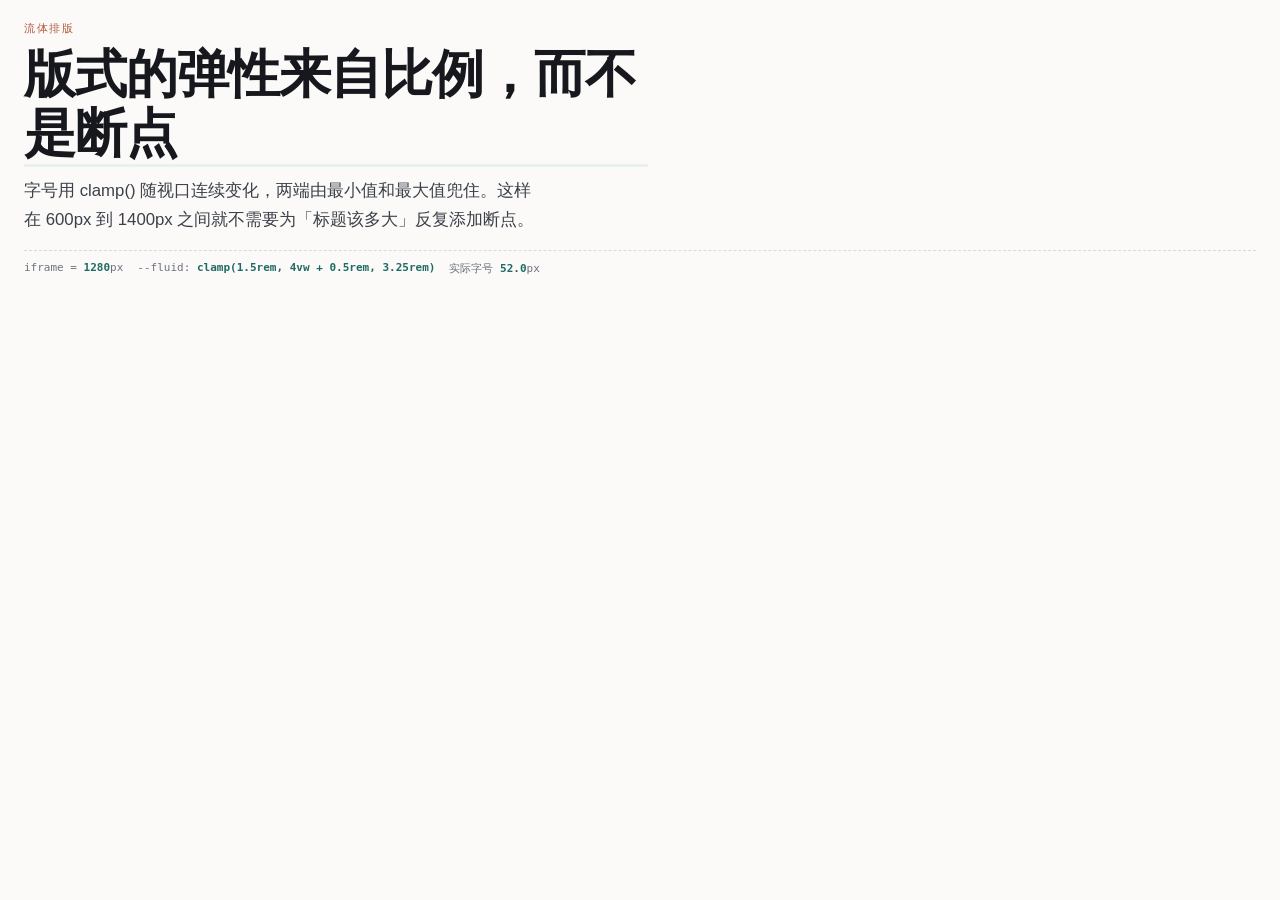
<file: assets/demo/frame-fluid.html>
<!DOCTYPE html>
<html lang="zh-CN">
<head>
<meta charset="UTF-8">
<meta name="viewport" content="width=device-width, initial-scale=1">
<title>流体排版 / Fluid type</title>
<style>
  /* 流体排版演示容器。
     关键点：iframe 内部的 1vw = iframe 宽度的 1%，
     所以父页面拖动宽度滑块时，这里会真实地触发 vw 的变化 —— 不是模拟。 */
  :root {
    --fluid: clamp(1.5rem, 4vw + 0.5rem, 3.25rem);
    --font-sans: -apple-system, BlinkMacSystemFont, "Segoe UI", "PingFang SC",
      "Microsoft YaHei", "Noto Sans SC", sans-serif;
    --font-serif: "Iowan Old Style", Georgia, "Songti SC", serif;
    --font-mono: ui-monospace, Menlo, Consolas, monospace;
  }

  * { box-sizing: border-box; }

  body {
    margin: 0;
    padding: 20px 24px;
    background: #fbfaf8;
    color: #16181d;
    font-family: var(--font-sans);
  }

  .kicker {
    margin: 0 0 6px;
    font-family: var(--font-mono);
    font-size: 11px;
    letter-spacing: 0.14em;
    text-transform: uppercase;
    color: #b1593a;
  }

  h1 {
    margin: 0 0 10px;
    font-family: var(--font-serif);
    font-weight: 600;
    /* 被父页面通过 postMessage 实时改写 */
    font-size: var(--fluid);
    line-height: 1.15;
    letter-spacing: -0.02em;
    max-width: 24ch;
    border-bottom: 3px solid #e9f1ef;
  }

  p {
    margin: 0;
    font-size: clamp(0.9rem, 1vw + 0.55rem, 1.05rem);
    line-height: 1.7;
    color: #3c4049;
    max-width: 56ch;
  }

  .meter {
    display: flex;
    flex-wrap: wrap;
    gap: 4px 14px;
    margin-top: 16px;
    padding-top: 10px;
    border-top: 1px dashed #ded9cf;
    font-family: var(--font-mono);
    font-size: 11px;
    color: #6d727e;
  }

  .meter b { color: #1f6b64; font-weight: 650; }
</style>
</head>
<body>
  <p class="kicker" data-k="kicker">流体排版</p>
  <h1 data-k="h1">版式的弹性来自比例，而不是断点</h1>
  <p data-k="body">字号用 clamp() 随视口连续变化，两端由最小值和最大值兜住。这样在 600px 到 1400px 之间就不需要为「标题该多大」反复添加断点。</p>
  <div class="meter">
    <span>iframe = <b id="w">0</b>px</span>
    <span>--fluid: <b id="expr">clamp(1.5rem, 4vw + 0.5rem, 3.25rem)</b></span>
    <span><span data-k="actual">实际字号</span> <b id="size">0</b>px</span>
  </div>

<script>
(function () {
  var DICT = {
    en: {
      kicker: "Fluid type",
      h1: "Type scales by ratio, not by breakpoints",
      body: "The size moves continuously with clamp(), bounded by a minimum and a maximum — so there is no need to add a breakpoint for every \"how big should the title be\" question between 600px and 1400px.",
      actual: "computed size"
    }
  };

  var lang = new URLSearchParams(location.search).get("lang") === "en" ? "en" : "zh";
  if (lang === "en") {
    document.documentElement.lang = "en";
    document.querySelectorAll("[data-k]").forEach(function (el) {
      var v = DICT.en[el.dataset.k];
      if (v != null) el.textContent = v;
    });
  }

  var h1 = document.querySelector("h1");
  var wEl = document.getElementById("w");
  var exprEl = document.getElementById("expr");
  var sizeEl = document.getElementById("size");

  function meter() {
    wEl.textContent = Math.round(document.documentElement.clientWidth);
    var size = parseFloat(getComputedStyle(h1).fontSize);
    sizeEl.textContent = size.toFixed(1);
  }

  /* 父页面通过 postMessage 传入新的 clamp 表达式（跨源也能收到，file:// 同样可用） */
  window.addEventListener("message", function (e) {
    var data = e.data;
    if (!data || data.type !== "fluid" || typeof data.value !== "string") return;
    document.documentElement.style.setProperty("--fluid", data.value);
    exprEl.textContent = data.value;
    requestAnimationFrame(meter);
  });

  window.addEventListener("resize", meter);
  meter();
})();
</script>
</body>
</html>
</file>
<file: assets/css/tokens.css>
/* ==========================================================================
   tokens.css — 设计令牌 / Design tokens
   --------------------------------------------------------------------------
   教学意图：整站的颜色、间距、字号、圆角、阴影都只在这里定义一次，
   其余样式文件一律通过 var(--token) 引用。
   这正是第 1 章讲的「用系统代替随手取值」——改一个变量，全站同步变化。
   ========================================================================== */

:root {
  color-scheme: light;

  /* ---------- 字体族 / Font stacks ---------- */
  --font-sans: -apple-system, BlinkMacSystemFont, "Segoe UI", "PingFang SC",
    "Hiragino Sans GB", "Microsoft YaHei", "Noto Sans SC", sans-serif;
  --font-serif: "Iowan Old Style", "Palatino Linotype", Palatino, Georgia,
    "Songti SC", "Noto Serif SC", "SimSun", serif;
  --font-mono: ui-monospace, SFMono-Regular, "SF Mono", Menlo, Consolas,
    "Liberation Mono", "Courier New", monospace;

  /* ---------- 颜色 / Colors ---------- */
  --bg: #faf9f7;
  --bg-soft: #f2f0ea;
  --surface: #ffffff;
  --surface-2: #fbf9f6;
  --ink: #17181c;
  --ink-2: #3b3d45;
  --muted: #6c6f7b;
  --line: #e5e1d9;
  --line-2: #d2cdc2;
  --accent: #1f6b64;
  --accent-2: #b1593a;
  --accent-3: #b9892f;      /* 演示区：琥珀 */
  --accent-3-ink: #8a6314;
  --accent-soft: #e8f1ef;
  --accent-line: #bcd8d4;
  --mark: #f8ecc9;
  --ok: #2f7a4f;
  --warn: #9a5f1c;
  --grid-guide: rgba(31, 107, 100, 0.10);
  --grid-guide-strong: rgba(177, 89, 58, 0.55);

  /* ---------- 间距刻度 / Spacing scale ---------- */
  /* 以 4px 为最小步长，逐级放大。单调、成比例，才能产生「节奏」。 */
  --s-1: 0.25rem;
  --s-2: 0.5rem;
  --s-3: 0.75rem;
  --s-4: 1rem;
  --s-5: 1.5rem;
  --s-6: 2rem;
  --s-7: 3rem;
  --s-8: 4rem;
  --s-9: 6rem;

  /* ---------- 流体字号刻度 / Fluid type scale ---------- */
  /* clamp(最小, 首选, 最大)：字号随视口平滑变化，减少断点跳跃。 */
  --step--1: clamp(0.80rem, 0.78rem + 0.10vw, 0.875rem);
  --step-0: clamp(0.98rem, 0.95rem + 0.15vw, 1.0625rem);
  --step-1: clamp(1.12rem, 1.06rem + 0.30vw, 1.30rem);
  --step-2: clamp(1.30rem, 1.18rem + 0.55vw, 1.65rem);
  --step-3: clamp(1.55rem, 1.34rem + 0.95vw, 2.15rem);
  --step-4: clamp(1.90rem, 1.50rem + 1.80vw, 3.00rem);
  --step-5: clamp(2.30rem, 1.60rem + 3.20vw, 4.20rem);

  --leading-tight: 1.18;
  --leading-snug: 1.4;
  --leading-normal: 1.7;

  /* ---------- 形状 / Shape ---------- */
  --radius-sm: 6px;
  --radius: 10px;
  --radius-lg: 18px;
  --radius-pill: 999px;

  --shadow-1: 0 1px 2px rgba(20, 20, 30, 0.05), 0 2px 8px rgba(20, 20, 30, 0.05);
  --shadow-2: 0 10px 30px rgba(20, 20, 30, 0.10);
  --shadow-inset: inset 0 1px 0 rgba(255, 255, 255, 0.6);

  /* ---------- 版式度量 / Layout metrics ---------- */
  --header-h: 60px;          /* 顶栏高度，供 sticky 定位计算 */
  --content: 1180px;         /* 站点内容区最大宽度 */
  --measure: 68ch;           /* 正文行宽上限：约 68 个字符，落在 45–75 的可读区间 */
  --toc-w: 196px;            /* 章节目录栏宽度：按最长条目收紧，别在栏内留出大片空档 */

  /* ---------- 动效 / Motion ---------- */
  --t-fast: 140ms;
  --t-base: 240ms;
  --ease: cubic-bezier(0.2, 0.7, 0.3, 1);
}

/* ==========================================================================
   暗色主题 / Dark theme
   只覆盖语义变量，不改任何一条组件样式 —— 换肤的成本因此接近为零。
   ========================================================================== */
[data-theme="dark"] {
  color-scheme: dark;

  --bg: #14151a;
  --bg-soft: #1b1d23;
  --surface: #1c1e25;
  --surface-2: #22242c;
  --ink: #eceef2;
  --ink-2: #c7cad3;
  --muted: #969aa6;
  --line: #2c2f38;
  --line-2: #3a3e49;
  --accent: #6cc6bb;
  --accent-2: #e08a63;
  --accent-3: #d9b061;
  --accent-3-ink: #e2c076;
  --accent-soft: #1d2c2b;
  --accent-line: #2f4a48;
  --mark: #4a3f1c;
  --ok: #6cc48f;
  --warn: #d9a45f;
  --grid-guide: rgba(108, 198, 187, 0.14);
  --grid-guide-strong: rgba(224, 138, 99, 0.6);

  --shadow-1: 0 1px 2px rgba(0, 0, 0, 0.4), 0 2px 8px rgba(0, 0, 0, 0.35);
  --shadow-2: 0 10px 30px rgba(0, 0, 0, 0.5);
  --shadow-inset: inset 0 1px 0 rgba(255, 255, 255, 0.04);
}
</file>
<file: assets/css/base.css>
/* ==========================================================================
   base.css — 基础重置与排版基线 / Reset + typographic baseline
   ========================================================================== */

*,
*::before,
*::after {
  box-sizing: border-box; /* 让 padding/border 不撑破宽度，是所有布局计算的前提 */
}

* {
  margin: 0;
}

html {
  -webkit-text-size-adjust: 100%;
  scroll-behavior: smooth;
  /* 锚点跳转时给 sticky 顶栏留出空间，避免标题被顶栏盖住 */
  scroll-padding-top: calc(var(--header-h) + var(--s-5));
}

body {
  min-height: 100vh;
  background: var(--bg);
  color: var(--ink);
  font-family: var(--font-sans);
  font-size: var(--step-0);
  line-height: var(--leading-normal);
  -webkit-font-smoothing: antialiased;
  text-rendering: optimizeLegibility;
  /* 防止演示区里超宽的内容把整页顶出横向滚动条 */
  overflow-x: hidden;
}

img,
svg,
video,
iframe {
  display: block;
  max-width: 100%;
}

button,
input,
select,
textarea {
  font: inherit;
  color: inherit;
}

button {
  cursor: pointer;
  background: none;
  border: none;
}

a {
  color: var(--accent);
  text-decoration-thickness: 1px;
  text-underline-offset: 0.18em;
}

a:hover {
  text-decoration-thickness: 2px;
}

code,
kbd,
pre,
samp {
  font-family: var(--font-mono);
  font-size: 0.92em;
}

/* 键盘可达性：只在键盘聚焦时显示焦点环，鼠标点击不显示 */
:focus-visible {
  outline: 2px solid var(--accent);
  outline-offset: 2px;
  border-radius: 3px;
}

::selection {
  background: var(--mark);
  color: var(--ink);
}

/* ---------- 标题层级 / Headings ---------- */
h1,
h2,
h3,
h4,
h5 {
  font-weight: 650;
  line-height: var(--leading-tight);
  text-wrap: balance; /* 标题自动均衡断行，避免末行孤字 */
  letter-spacing: -0.011em;
}

h1 { font-size: var(--step-5); }
h2 { font-size: var(--step-3); }
h3 { font-size: var(--step-2); }
h4 { font-size: var(--step-1); }

p,
li {
  text-wrap: pretty; /* 正文避免孤字与难看的断行 */
}

/* ==========================================================================
   行内元素 / Inline elements
   ========================================================================== */
mark {
  background: var(--mark);
  color: inherit;
  padding: 0.05em 0.25em;
  border-radius: 3px;
}

/* 术语首次出现：加下划线点标记 */
.term {
  font-weight: 600;
  border-bottom: 1px dashed var(--line-2);
}

/* 行内代码：与周围文字形成温和对比，但不过度抢眼 */
:not(pre) > code {
  background: var(--bg-soft);
  border: 1px solid var(--line);
  border-radius: var(--radius-sm);
  padding: 0.1em 0.35em;
  color: var(--ink-2);
  /* 不用 nowrap：grid-template-columns: repeat(12, minmax(0, 1fr)) 这类长 token
     不换行会被顶到行外，把段落右边缘顶得参差不齐。允许在空格处折行即可。 */
  overflow-wrap: break-word;
}

kbd {
  background: var(--surface);
  border: 1px solid var(--line-2);
  border-bottom-width: 2px;
  border-radius: var(--radius-sm);
  padding: 0.1em 0.4em;
}

/* ==========================================================================
   通用工具类 / Utilities
   ========================================================================== */
.wrap {
  /* 左右至少 1rem 内边距，同时不超过内容最大宽度 —— 一行代码搞定容器 */
  width: min(100% - 2 * var(--s-4), var(--content));
  margin-inline: auto;
}

.wrap--narrow {
  width: min(100% - 2 * var(--s-4), 900px);
}

.visually-hidden {
  position: absolute;
  width: 1px;
  height: 1px;
  padding: 0;
  overflow: hidden;
  clip-path: inset(50%);
  white-space: nowrap;
}

.skip-link {
  position: absolute;
  top: var(--s-2);
  left: var(--s-2);
  z-index: 100;
  padding: var(--s-2) var(--s-4);
  background: var(--surface);
  border: 1px solid var(--line-2);
  border-radius: var(--radius-sm);
  transform: translateY(-200%);
  transition: transform var(--t-fast) var(--ease);
}

.skip-link:focus {
  transform: translateY(0);
}

/* 尊重系统的「减少动态效果」设置 —— 无障碍是布局质量的一部分 */
@media (prefers-reduced-motion: reduce) {
  html {
    scroll-behavior: auto;
  }
  *,
  *::before,
  *::after {
    animation-duration: 0.001ms !important;
    animation-iteration-count: 1 !important;
    transition-duration: 0.001ms !important;
  }
}
</file>
<file: assets/css/site.css>
/* ==========================================================================
   site.css — 站点骨架与组件 / Site shell & components
   --------------------------------------------------------------------------
   本文件演示三种布局技术各自的主场：
   · Grid  → 整站骨架（顶栏 / 目录栏 / 正文栏）、卡片阵列
   · Flex  → 组件内部的一维排布（顶栏、按钮组、控件行）
   · 流式与容器查询 → 不同宽度下的自适应
   ========================================================================== */

/* ==========================================================================
   1. 顶栏 / Top bar
   —— 用 Flex 做主次分组，用 Grid 让中间导航真正居中
   ========================================================================== */
.topbar {
  position: sticky; /* 关键：滚动时始终可用 */
  top: 0;
  z-index: 40;
  background: color-mix(in srgb, var(--bg) 86%, transparent);
  backdrop-filter: blur(10px) saturate(1.4);
  border-bottom: 1px solid var(--line);
}

.topbar__inner {
  display: flex;
  align-items: center;
  gap: var(--s-4);
  min-height: var(--header-h);
  /* 顶栏内容比正文略宽，避免宽屏下导航被挤成两行 */
  width: min(100% - 2 * var(--s-4), 1400px);
}

.brand {
  display: flex;
  align-items: center;
  gap: var(--s-3);
  color: var(--ink);
  text-decoration: none;
  flex: 0 0 auto;
}

.brand__mark {
  display: grid;
  place-items: center;
  width: 34px;
  height: 34px;
  border-radius: var(--radius-sm);
  background: var(--accent);
  color: #fff;
  font-size: 1rem;
  letter-spacing: -1px;
}

.brand__text {
  display: flex;
  flex-direction: column;
  line-height: 1.15;
}

.brand__name {
  font-weight: 650;
  font-size: var(--step-0);
  white-space: nowrap;
}

.brand__sub {
  font-size: var(--step--1);
  color: var(--muted);
  letter-spacing: 0.06em;
  text-transform: uppercase;
}

.topnav {
  display: flex;
  align-items: center;
  gap: var(--s-1);
  margin-inline: auto; /* Flex 里让导航块吸收剩余空间 → 视觉居中 */
  overflow-x: auto;
  scrollbar-width: none;
  padding-block: var(--s-2);
}

.topnav::-webkit-scrollbar {
  display: none;
}

.topnav__link {
  flex: 0 0 auto;
  padding: var(--s-1) var(--s-3);
  border-radius: var(--radius-pill);
  color: var(--muted);
  font-size: var(--step--1);
  white-space: nowrap;
  text-decoration: none;
  border: 1px solid transparent;
  transition: color var(--t-fast) var(--ease), background var(--t-fast) var(--ease);
}

.topnav__link:hover {
  color: var(--ink);
  background: var(--bg-soft);
}

.topnav__link[aria-current="page"] {
  color: var(--accent);
  background: var(--accent-soft);
  border-color: var(--accent-line);
  font-weight: 600;
}

.topbar__tools {
  display: flex;
  align-items: center;
  gap: var(--s-2);
  flex: 0 0 auto;
}

/* 阅读进度条：纯装饰，但让「读到哪儿了」一目了然 */
.progress {
  position: absolute;
  inset-inline: 0;
  bottom: -1px;
  height: 2px;
  background: transparent;
}

.progress__bar {
  height: 100%;
  width: 0;
  background: linear-gradient(90deg, var(--accent), var(--accent-2));
  transition: width 80ms linear;
}

/* ==========================================================================
   2. 页面骨架 / Page shell
   —— 桌面：目录 + 正文双栏（Grid）；窄屏：单栏堆叠
   ========================================================================== */
.shell {
  display: grid;
  grid-template-columns: minmax(0, 1fr);
  gap: var(--s-6);
  padding-block: var(--s-6) var(--s-8);
}

@media (min-width: 1040px) {
  .shell {
    grid-template-columns: var(--toc-w) minmax(0, 1fr);
    gap: var(--s-7);
  }

  .toc {
    position: sticky;   /* 目录常驻 */
    top: calc(var(--header-h) + var(--s-5));
    align-self: start;  /* 关键：Grid 项目默认 stretch 会撑满整列，sticky 将失效 */
    max-height: calc(100dvh - var(--header-h) - var(--s-7));
    overflow-y: auto;
  }
}

/* 目录是导航文本，字号与正文同级（此前用最小档 --step--1，比正文小两档，读起来吃力） */
.toc__title {
  font-size: var(--step-0);
  font-weight: 650;
  letter-spacing: 0.04em;
  color: var(--ink-2);
  margin-bottom: var(--s-3);
}

.toc__list {
  list-style: none;
  padding: 0;
  display: flex;
  flex-direction: column;
  gap: 4px;
  border-left: 2px solid var(--line);
}

.toc__link {
  display: flex;
  gap: var(--s-2);
  align-items: baseline;
  padding: var(--s-2) var(--s-3);
  margin-left: -2px;
  border-left: 2px solid transparent;
  border-radius: 0 var(--radius-sm) var(--radius-sm) 0;
  color: var(--ink-2);
  font-size: var(--step-0);
  line-height: 1.4;
  text-decoration: none;
  transition: color var(--t-fast) var(--ease), border-color var(--t-fast) var(--ease),
    background-color var(--t-fast) var(--ease);
}

.toc__link:hover {
  color: var(--ink);
  background: var(--bg-soft);
}

.toc__link.is-active {
  color: var(--accent);
  border-left-color: var(--accent);
  background: var(--accent-soft);
  font-weight: 600;
}

.toc__num {
  color: var(--muted);
  font-family: var(--font-mono);
  font-size: 0.86em;
  opacity: 0.85;
}

.toc--mobile {
  border: 1px solid var(--line);
  border-radius: var(--radius);
  padding: var(--s-3) var(--s-4);
  background: var(--surface);
}

.toc--mobile summary {
  cursor: pointer;
  font-weight: 600;
  color: var(--accent);
}

@media (min-width: 1040px) {
  .toc--mobile { display: none; }
}

/* 上界写成 1039.98px 而不是 1039px：两条断点之间不能留缝。
   若写 1039 / 1040，在分数宽度（如 1039.3，高分屏缩放时很常见）下两条媒体查询
   都不匹配，桌面版与移动版目录会同时显示 —— 页面上出现两个「本章目录」。 */
@media (max-width: 1039.98px) {
  .toc--desktop { display: none; }
}

/* ==========================================================================
   3. 章节头部 / Document header
   ========================================================================== */
.doc {
  min-width: 0; /* 防止 Grid 子项被长代码撑破 */
}

.doc__head {
  padding-bottom: var(--s-6);
  border-bottom: 1px solid var(--line);
  margin-bottom: var(--s-7);
}

.eyebrow {
  display: inline-flex;
  align-items: center;
  gap: var(--s-2);
  font-family: var(--font-mono);
  font-size: var(--step--1);
  letter-spacing: 0.1em;
  text-transform: uppercase;
  color: var(--accent-2);
  margin-bottom: var(--s-3);
}

.eyebrow::before {
  content: "";
  width: 22px;
  height: 1px;
  background: currentColor;
}

.doc__title {
  font-family: var(--font-serif);
  font-weight: 600;
  font-size: var(--step-4);
  margin-bottom: var(--s-4);
}

.doc__lead {
  max-width: var(--measure);
  color: var(--ink-2);
  font-size: var(--step-1);
  line-height: 1.6;
}

.doc__meta {
  display: flex;
  flex-wrap: wrap;
  gap: var(--s-2) var(--s-4);
  margin-top: var(--s-4);
  font-size: var(--step--1);
  color: var(--muted);
}

/* ==========================================================================
   4. 知识点 / Knowledge point
   ========================================================================== */
.point {
  scroll-margin-top: calc(var(--header-h) + var(--s-5));
  padding-bottom: var(--s-8);
}

.point__head {
  display: grid;
  grid-template-columns: auto minmax(0, 1fr);
  gap: var(--s-2) var(--s-4);
  align-items: baseline;
  margin-bottom: var(--s-4);
}

.point__num {
  font-family: var(--font-mono);
  font-size: var(--step-1);
  font-weight: 500;
  color: var(--accent-2);
  grid-row: span 2;
}

.point__title {
  font-family: var(--font-serif);
  font-size: var(--step-3);
  font-weight: 600;
}

.point__sub {
  grid-column: 2;
  color: var(--muted);
  font-size: var(--step-0);
  max-width: var(--measure);
}

/* 三个板块通用外壳：左侧色条 + 小标签，形成可预期的阅读节奏 */
.block {
  position: relative;
  margin-bottom: var(--s-5);
  padding: var(--s-5) var(--s-5) var(--s-5) var(--s-6);
  background: var(--surface);
  border: 1px solid var(--line);
  border-radius: var(--radius);
  border-left: 3px solid var(--line-2);
}

.block__label {
  display: inline-flex;
  align-items: center;
  gap: var(--s-2);
  font-size: var(--step--1);
  font-weight: 650;
  letter-spacing: 0.06em;
  text-transform: uppercase;
  color: var(--muted);
  margin-bottom: var(--s-4);
}

.block__label::before {
  font-size: 1.1em;
  line-height: 1;
}

.block--theory { border-left-color: var(--accent); }
.block--theory .block__label { color: var(--accent); }
.block--theory .block__label::before { content: "◆"; }

.block--code { border-left-color: var(--accent-2); }
.block--code .block__label { color: var(--accent-2); }
.block--code .block__label::before { content: "⌘"; }

.block--demo {
  border-left-color: var(--accent-3);
  background: linear-gradient(180deg, var(--surface-2), var(--surface) 240px);
}
.block--demo .block__label { color: var(--accent-3-ink); }
.block--demo .block__label::before { content: "▶"; }

/* 演示块内的提示条 */
.block--demo .block__label::after {
  content: "拖动滑块 / 点击按钮";
  font-weight: 400;
  letter-spacing: 0;
  text-transform: none;
  color: var(--muted);
  margin-left: var(--s-2);
  opacity: 0.75;
}

[data-lang="en"] .block--demo .block__label::after {
  content: "drag the sliders / click the buttons";
}

/* ==========================================================================
   知识点三栏切换器 / Point tabs: explanation · code · live demo
   --------------------------------------------------------------------------
   每个知识点的三个板块不再从上到下堆叠，而是做成三栏等宽的切换器：
   一次只看一块，读者不必滚过整段代码才能碰到演示。
   无 JS 时不会加上 .is-tabbed，切换器隐藏、三个板块按原顺序堆叠，功能不丢。
   ========================================================================== */
.point__tabs {
  display: none;
  grid-template-columns: repeat(3, minmax(0, 1fr));
  gap: var(--s-2);
  padding: var(--s-1);
  margin-bottom: var(--s-5);
  border: 1px solid var(--line);
  border-radius: var(--radius);
  background: var(--bg-soft);
}

.point.is-tabbed .point__tabs {
  display: grid;
}

.ptab {
  display: flex;
  align-items: center;
  justify-content: center;
  gap: var(--s-2);
  min-width: 0;
  padding: var(--s-3) var(--s-2);
  border: 1px solid transparent;
  border-radius: var(--radius-sm);
  color: var(--muted);
  font-size: var(--step--1);
  font-weight: 650;
  line-height: 1.3;
  text-align: center;
  transition: color var(--t-fast) var(--ease), background var(--t-fast) var(--ease),
    border-color var(--t-fast) var(--ease), box-shadow var(--t-fast) var(--ease);
}

.ptab::before {
  font-size: 1.05em;
  line-height: 1;
}

.ptab--theory::before { content: "◆"; color: var(--accent); }
.ptab--code::before { content: "⌘"; color: var(--accent-2); }
.ptab--demo::before { content: "▶"; color: var(--accent-3); }

.ptab:hover {
  color: var(--ink);
  background: var(--surface);
}

.ptab[aria-selected="true"] {
  background: var(--surface);
  box-shadow: var(--shadow-1);
}

.ptab--theory[aria-selected="true"] {
  color: var(--accent);
  border-color: var(--accent-line);
}

.ptab--code[aria-selected="true"] {
  color: var(--accent-2);
  border-color: color-mix(in srgb, var(--accent-2) 40%, var(--line));
}

.ptab--demo[aria-selected="true"] {
  color: var(--accent-3-ink);
  border-color: color-mix(in srgb, var(--accent-3) 50%, var(--line));
}

/* ---------- 面板 / Panels ---------- */
.point.is-tabbed .point__panel { display: none; }

.point.is-tabbed .point__panel.is-active {
  display: block;
  animation: panel-in var(--t-base) var(--ease);
}

@keyframes panel-in {
  from { opacity: 0; transform: translateY(6px); }
  to { opacity: 1; transform: none; }
}

.point__panel > .block { margin-bottom: 0; }

/* 切换器已经写明板块名称，面板里不再重复同一个标题 */
.point.is-tabbed .point__panel .block__label { display: none; }

/* 但演示面板要保留「可以动手」的提示 */
.point.is-tabbed .point__panel[data-panel="demo"]::before {
  content: "▶ 拖动滑块 / 点击按钮 —— 下面的代码会跟着重写";
  display: block;
  margin-bottom: var(--s-4);
  font-size: var(--step--1);
  font-weight: 650;
  letter-spacing: 0.04em;
  color: var(--accent-3-ink);
}

[data-lang="en"] .point.is-tabbed .point__panel[data-panel="demo"]::before {
  content: "▶ drag the sliders / click the buttons — the code below rewrites itself";
}

/* ---------- 讲解面板：正文列 + 旁注栏 / Editorial two-column theory ----------
   行宽上限由 2.1 决定，不能为了填满而拉长正文；
   于是把「提示」与「设计权衡」安置到右侧，形成旁注栏。
   用容器查询而不是媒体查询：这里要问的是「这个面板有多宽」，
   与视口无关（见 4.3）。 */
.point.is-tabbed .point__panel[data-panel="theory"] {
  container-type: inline-size;
  container-name: theory;
}

.theory-rail {
  /* 窄容器：作为正文之后的一小节，细线分隔 —— 内容不丢，只是换位置 */
  display: grid;
  gap: var(--s-4);
  align-content: start;
  min-width: 0;
  margin-top: var(--s-5);
  padding-top: var(--s-5);
  border-top: 1px solid var(--line);
}

.theory-rail__title {
  font-family: var(--font-mono);
  font-size: 0.7rem;
  letter-spacing: 0.12em;
  text-transform: uppercase;
  color: var(--muted);
}

/* 宽容器：正文与旁注并排，靠一条竖线与更大的间隔把两者分开 */
@container theory (min-width: 860px) {
  .point.is-tabbed .point__panel[data-panel="theory"] .block--theory {
    display: grid;
    /* 正文列优先拿到完整行宽，旁注栏固定 260px；
       容器再宽时多出来的空间给间距（justify-content: space-between） */
    grid-template-columns: minmax(0, var(--measure)) 260px;
    justify-content: space-between;
    gap: var(--s-6);
    align-items: start;
  }

  .theory-rail {
    margin-top: 0;
    padding-top: 0;
    padding-inline-start: var(--s-5);
    border-top: none;
    border-inline-start: 1px solid var(--line);
  }

  /* 窄栏里「权衡对比」改为纵向排列，并收紧内边距给文字让位 */
  .theory-rail .tradeoff {
    grid-template-columns: minmax(0, 1fr);
  }

  .theory-rail .tradeoff > div {
    padding: var(--s-3);
  }
}

/* 面板底部的「跳到动态演示」 */
.paneljump {
  display: flex;
  justify-content: flex-end;
  margin-top: var(--s-4);
}

@media (max-width: 420px) {
  .ptab { flex-direction: column; gap: var(--s-1); padding-inline: var(--s-1); }
}

/* ==========================================================================
   5. 正文排版 / Prose
   --------------------------------------------------------------------------
   这里的核心是**间距要有层级**，而不是所有子元素共用一个 gap。
   早先用 flex + 统一 gap: --s-4（16px）时，段落间隙比行高（约 28px）还小，
   段落糊成一堵墙；小标题又只比正文大一档、字重与 <strong> 相同，
   于是整块读起来像把 Markdown 直接贴在页面上。
   现在改成：块与块 24px；标题前拉开一大段并压一条细线另起一节；
   标题后只留 12px，让它紧贴自己所属的内容。
   ========================================================================== */
.prose {
  max-width: var(--measure);
}

.prose > * + * {
  margin-top: var(--s-5);   /* 24px，明显大于行高，段落之间读得出断句 */
}

.prose > h4 {
  font-size: var(--step-2);
  margin-top: var(--s-6);
  padding-top: var(--s-5);
  border-top: 1px solid var(--line);
}

/* 首个小节是面板的开头，不需要分割线，也不要额外的上边距 */
.prose > :first-child {
  margin-top: 0;
  padding-top: 0;
  border-top: none;
}

/* 标题要紧贴它管辖的内容，所以标题之后反而收紧 */
.prose > h4 + * {
  margin-top: var(--s-3);
}

/* 列表：自定义标记 + 悬挂缩进，不再用浏览器默认圆点 */
.prose ul,
.prose ol {
  list-style: none;
  padding-left: 0;
}

.prose li {
  position: relative;
  padding-left: 1.4em;
}

.prose li + li {
  margin-top: var(--s-2);
}

.prose li::before {
  content: "";
  position: absolute;
  left: 0;
  top: 0.72em;
  width: 6px;
  height: 6px;
  border-radius: 50%;
  background: var(--accent);
}

.prose ol {
  counter-reset: prose-ol;
}

.prose ol > li::before {
  content: counter(prose-ol);
  counter-increment: prose-ol;
  top: 0;
  width: auto;
  height: auto;
  background: none;
  border-radius: 0;
  color: var(--accent);
  font-family: var(--font-mono);
  font-size: 0.86em;
  line-height: 1.9;
}

/* 二级列表换弱色，避免和一级抢注意力 */
.prose ul ul {
  margin-top: var(--s-2);
}

.prose ul ul > li::before {
  background: var(--line-2);
}

/* 验收清单自带复选框，不是一个圆点能代替的 —— 排除掉 */
.prose .checklist li {
  padding-left: 0;
}

.prose .checklist li::before {
  content: none;
}

/* 强调比小标题低一档，避免两者抢同一个视觉层级 */
.prose strong {
  font-weight: 600;
  color: var(--ink);
}

/* 要点清单：用于「设计权衡」这类对照内容 */
.tradeoff {
  display: grid;
  gap: var(--s-3);
  margin: 0;
}

@media (min-width: 700px) {
  .tradeoff {
    grid-template-columns: repeat(auto-fit, minmax(240px, 1fr));
  }
}

.tradeoff > div {
  padding: var(--s-3) var(--s-4);
  background: var(--surface-2);
  border: 1px solid var(--line);
  border-radius: var(--radius-sm);
}

.tradeoff dt {
  font-weight: 650;
  font-size: var(--step--1);
  letter-spacing: 0.04em;
  text-transform: uppercase;
  color: var(--accent-2);
  margin-bottom: var(--s-1);
}

.tradeoff dd {
  margin: 0;
  font-size: var(--step--1);
  color: var(--ink-2);
  line-height: 1.6;
}

/* ---------- 提示框 / Callouts ---------- */
.callout {
  display: flex;
  gap: var(--s-3);
  padding: var(--s-4);
  border-radius: var(--radius-sm);
  border: 1px solid var(--line);
  background: var(--surface-2);
  font-size: var(--step--1);
  line-height: 1.65;
}

.callout__icon {
  flex: 0 0 auto;
  font-size: 1.05rem;
  line-height: 1.5;
}

.callout p + p { margin-top: var(--s-2); }

.callout--case {
  border-color: var(--accent-line);
  background: var(--accent-soft);
}

.callout--tip {
  border-left: 3px solid var(--ok);
}

.callout--warn {
  border-left: 3px solid var(--warn);
  background: color-mix(in srgb, var(--warn) 7%, var(--surface));
}

.callout strong { color: var(--ink); }

/* ---------- 数据表 / Data table ---------- */
.tablewrap {
  overflow-x: auto;
  border: 1px solid var(--line);
  border-radius: var(--radius-sm);
}

table.data {
  width: 100%;
  border-collapse: collapse;
  font-size: var(--step--1);
  min-width: 480px;
}

table.data caption {
  caption-side: bottom;
  padding: var(--s-2) var(--s-3);
  color: var(--muted);
  font-size: 0.95em;
  text-align: left;
}

table.data th,
table.data td {
  padding: var(--s-3) var(--s-4);
  text-align: left;
  vertical-align: top;
  border-bottom: 1px solid var(--line);
  line-height: 1.55;
}

table.data thead th {
  background: var(--surface-2);
  font-size: 0.95em;
  letter-spacing: 0.04em;
  text-transform: uppercase;
  color: var(--muted);
  white-space: nowrap;
}

table.data tbody tr:last-child th,
table.data tbody tr:last-child td {
  border-bottom: none;
}

table.data td.yes { color: var(--ok); font-weight: 600; }
table.data td.no { color: var(--warn); }

/* ==========================================================================
   6. 代码块 / Code block
   —— Flex 工具栏 + 可横向滚动的预格式化内容
   ========================================================================== */
.codeblock {
  margin: 0;
  border: 1px solid var(--line);
  border-radius: var(--radius-sm);
  overflow: hidden;
  background: var(--surface-2);
}

.codeblock + .codeblock {
  margin-top: var(--s-3);
}

.codeblock__bar {
  display: flex;
  align-items: center;
  gap: var(--s-3);
  padding: var(--s-2) var(--s-3);
  background: var(--bg-soft);
  border-bottom: 1px solid var(--line);
  font-size: var(--step--1);
}

.codeblock__title {
  font-weight: 600;
  color: var(--ink-2);
  min-width: 0;
  overflow: hidden;
  text-overflow: ellipsis;
  white-space: nowrap;
}

.codeblock__lang {
  margin-left: auto;
  font-family: var(--font-mono);
  font-size: 0.85em;
  letter-spacing: 0.06em;
  text-transform: uppercase;
  color: var(--muted);
}

.copybtn {
  flex: 0 0 auto;
  padding: 2px var(--s-2);
  border: 1px solid var(--line-2);
  border-radius: var(--radius-sm);
  background: var(--surface);
  color: var(--muted);
  font-size: 0.85em;
  transition: all var(--t-fast) var(--ease);
}

.copybtn:hover {
  color: var(--accent);
  border-color: var(--accent);
}

.copybtn.is-done {
  color: var(--ok);
  border-color: var(--ok);
}

pre.code {
  margin: 0;
  padding: var(--s-4);
  overflow-x: auto;
  background: transparent;
  font-size: 0.83rem;
  line-height: 1.72;
  tab-size: 2;
  color: var(--ink-2);
}

pre.code code {
  font-size: inherit;
  white-space: pre;
}

pre.code--flat {
  border: 1px solid var(--line);
  border-radius: var(--radius-sm);
  background: var(--surface-2);
}

/* 实时输出的代码：轻微高亮边框，提示「这段会跟着你的操作变」 */
pre.code--live {
  border: 1px dashed var(--accent-line);
  border-radius: var(--radius-sm);
  background: var(--accent-soft);
}

/* ---------- 语法着色令牌 / Highlight tokens ---------- */
.tok-cmt { color: var(--muted); font-style: italic; }
.tok-str { color: #8c5a2b; }
.tok-num { color: #a34f77; }
.tok-prop { color: #1f6b64; font-weight: 600; }
.tok-at { color: #8a3fa0; font-weight: 600; }
.tok-fn { color: #2a5db0; }
.tok-sel { color: #9c4221; }
.tok-punc { color: var(--muted); }
.tok-kw { color: #8a3fa0; font-weight: 600; }
.tok-tag { color: #9c4221; font-weight: 600; }
.tok-attr { color: #1f6b64; }
.tok-var { color: #a34f77; }
.tok-bool { color: #8a3fa0; }

[data-theme="dark"] .tok-str { color: #d8a76a; }
[data-theme="dark"] .tok-num { color: #e592bb; }
[data-theme="dark"] .tok-prop { color: #6cc6bb; }
[data-theme="dark"] .tok-at { color: #c9a0e0; }
[data-theme="dark"] .tok-fn { color: #86aef0; }
[data-theme="dark"] .tok-sel { color: #e0a07a; }
[data-theme="dark"] .tok-kw { color: #c9a0e0; }
[data-theme="dark"] .tok-tag { color: #e0a07a; }
[data-theme="dark"] .tok-attr { color: #6cc6bb; }
[data-theme="dark"] .tok-var { color: #e592bb; }
[data-theme="dark"] .tok-bool { color: #c9a0e0; }

/* 代码要点列表：紧跟在代码后，解释「这几行在干什么」 */
.code-notes {
  margin-top: var(--s-3);
  padding-left: 1.25em;
  display: flex;
  flex-direction: column;
  gap: var(--s-1);
  font-size: var(--step--1);
  color: var(--muted);
}

.code-notes li::marker { color: var(--accent-2); }
.code-notes code { color: var(--ink-2); }

/* ==========================================================================
   7. 卡片 / Cards
   ========================================================================== */
.cards {
  display: grid;
  gap: var(--s-4);
  grid-template-columns: repeat(auto-fit, minmax(260px, 1fr));
}

.card {
  display: flex;
  flex-direction: column;
  gap: var(--s-2);
  padding: var(--s-5);
  background: var(--surface);
  border: 1px solid var(--line);
  border-radius: var(--radius);
  color: inherit;
  text-decoration: none;
  transition: transform var(--t-base) var(--ease), border-color var(--t-base) var(--ease),
    box-shadow var(--t-base) var(--ease);
}

a.card:hover {
  transform: translateY(-3px);
  border-color: var(--accent-line);
  box-shadow: var(--shadow-2);
}

.card__num {
  font-family: var(--font-mono);
  font-size: var(--step--1);
  color: var(--accent-2);
  letter-spacing: 0.1em;
}

.card__title {
  font-family: var(--font-serif);
  font-size: var(--step-2);
  font-weight: 600;
}

.card__desc {
  font-size: var(--step--1);
  color: var(--muted);
  line-height: 1.6;
}

.card__list {
  list-style: none;
  padding: 0;
  margin-top: var(--s-2);
  display: flex;
  flex-wrap: wrap;
  gap: var(--s-1) var(--s-2);
}

.pill {
  font-size: 0.78rem;
  padding: 1px var(--s-2);
  border-radius: var(--radius-pill);
  background: var(--bg-soft);
  border: 1px solid var(--line);
  color: var(--muted);
  white-space: nowrap;
}

.card__more {
  margin-top: auto;
  padding-top: var(--s-3);
  font-size: var(--step--1);
  font-weight: 600;
  color: var(--accent);
}

/* ==========================================================================
   8. 按钮 / Buttons
   ========================================================================== */
.btn {
  display: inline-flex;
  align-items: center;
  justify-content: center;
  gap: var(--s-2);
  padding: var(--s-2) var(--s-4);
  border-radius: var(--radius-pill);
  border: 1px solid var(--line-2);
  background: var(--surface);
  color: var(--ink);
  font-size: var(--step--1);
  font-weight: 600;
  text-decoration: none;
  transition: all var(--t-fast) var(--ease);
}

.btn:hover {
  border-color: var(--accent);
  color: var(--accent);
}

.btn--primary {
  background: var(--accent);
  border-color: var(--accent);
  color: #fff;
}

.btn--primary:hover {
  background: color-mix(in srgb, var(--accent) 85%, #000);
  color: #fff;
}

[data-theme="dark"] .btn--primary { color: #10201f; }

.iconbtn {
  display: grid;
  place-items: center;
  width: 34px;
  height: 34px;
  border-radius: var(--radius-sm);
  border: 1px solid var(--line);
  background: var(--surface);
  color: var(--muted);
  font-size: 1rem;
  line-height: 1;
  transition: all var(--t-fast) var(--ease);
}

.iconbtn:hover {
  color: var(--accent);
  border-color: var(--accent-line);
}

/* ==========================================================================
   9. 首页 / Home page
   ========================================================================== */
.hero {
  padding-block: var(--s-8) var(--s-7);
  border-bottom: 1px solid var(--line);
}

.hero__grid {
  display: grid;
  gap: var(--s-6);
  align-items: center;
}

@media (min-width: 900px) {
  .hero__grid {
    grid-template-columns: minmax(0, 1.15fr) minmax(0, 0.85fr);
    gap: var(--s-8);
  }
}

.hero__title {
  font-family: var(--font-serif);
  font-weight: 600;
  font-size: var(--step-5);
  margin-bottom: var(--s-5);
}

.hero__title em {
  font-style: normal;
  color: var(--accent);
  border-bottom: 4px solid var(--accent-soft);
}

.hero__lead {
  max-width: 56ch;
  color: var(--ink-2);
  font-size: var(--step-1);
  line-height: 1.62;
}

.hero__cta {
  display: flex;
  flex-wrap: wrap;
  gap: var(--s-3);
  margin-top: var(--s-6);
}

.hero__stats {
  display: flex;
  flex-wrap: wrap;
  gap: var(--s-5) var(--s-7);
  margin-top: var(--s-7);
  padding-top: var(--s-5);
  border-top: 1px solid var(--line);
}

.stat__num {
  font-family: var(--font-serif);
  font-size: var(--step-3);
  font-weight: 600;
  color: var(--accent);
  line-height: 1.1;
}

.stat__label {
  font-size: var(--step--1);
  color: var(--muted);
}

.section {
  padding-block: var(--s-8) 0;
}

.section__head {
  margin-bottom: var(--s-5);
  max-width: var(--measure);
}

.section__title {
  font-family: var(--font-serif);
  font-size: var(--step-3);
  margin-bottom: var(--s-2);
}

.section__desc {
  color: var(--muted);
  font-size: var(--step-0);
}

/* 首页右侧的「本站骨架」示意：真实地用 Grid 画出来 */
.blueprint {
  display: grid;
  gap: 6px;
  padding: var(--s-3);
  border: 1px solid var(--line);
  border-radius: var(--radius);
  background: var(--surface);
  box-shadow: var(--shadow-1);
  font-size: 0.72rem;
  color: var(--muted);
  font-family: var(--font-mono);
}

.blueprint > div {
  display: grid;
  place-items: center;
  border-radius: 4px;
  background: var(--bg-soft);
  border: 1px dashed var(--line-2);
  padding: var(--s-3) var(--s-2);
  min-height: 34px;
}

.blueprint .bp-accent {
  background: var(--accent-soft);
  border-color: var(--accent-line);
  color: var(--accent);
  border-style: solid;
}

.blueprint .bp-row {
  display: grid;
  grid-template-columns: 1fr 2fr;
  gap: 6px;
  background: none;
  border: none;
  padding: 0;
  min-height: 0;
}

.blueprint .bp-row > div {
  display: grid;
  place-items: center;
  border-radius: 4px;
  background: var(--bg-soft);
  border: 1px dashed var(--line-2);
  padding: var(--s-3) var(--s-2);
}

/* ==========================================================================
   10. 案例进度提示 / Case progress note
   ========================================================================== */
.stepper {
  display: flex;
  flex-wrap: wrap;
  gap: var(--s-2);
  counter-reset: step;
  padding: 0;
  list-style: none;
  margin-top: var(--s-3);
}

.stepper li {
  display: flex;
  align-items: center;
  gap: var(--s-2);
  font-size: var(--step-0);
  color: var(--ink-2);
  padding: 3px var(--s-3) 3px 3px;
  border-radius: var(--radius-pill);
  border: 1px solid transparent;
}

.stepper li::before {
  counter-increment: step;
  content: counter(step);
  display: grid;
  place-items: center;
  width: 22px;
  height: 22px;
  border-radius: 50%;
  background: var(--bg-soft);
  border: 1px solid var(--line-2);
  font-size: 0.72rem;
  font-family: var(--font-mono);
}

.stepper li.is-done {
  color: var(--ink-2);
}

.stepper li.is-done::before {
  content: "✓";
  background: var(--accent);
  border-color: var(--accent);
  color: #fff;
}

.stepper li.is-current {
  color: var(--accent);
  font-weight: 650;
  background: var(--accent-soft);
  border-color: var(--accent-line);
}

.stepper li.is-current::before {
  background: var(--accent);
  border-color: var(--accent);
  color: #fff;
}

/* ==========================================================================
   11. 自测清单 / Checklist
   ========================================================================== */
.checklist {
  list-style: none;
  padding: 0;
  display: grid;
  gap: var(--s-2);
}

@media (min-width: 760px) {
  .checklist { grid-template-columns: repeat(2, minmax(0, 1fr)); }
}

.checklist li {
  display: flex;
  gap: var(--s-3);
  align-items: flex-start;
  padding: var(--s-3) var(--s-4);
  border: 1px solid var(--line);
  border-radius: var(--radius-sm);
  background: var(--surface-2);
  font-size: var(--step--1);
  cursor: pointer;
  transition: all var(--t-fast) var(--ease);
}

.checklist li:hover { border-color: var(--accent-line); }

.checklist input {
  margin-top: 0.35em;
  accent-color: var(--accent);
  flex: 0 0 auto;
}

.checklist li:has(input:checked) {
  color: var(--muted);
  text-decoration: line-through;
  text-decoration-color: var(--line-2);
  background: var(--bg-soft);
}

/* ==========================================================================
   12. 页脚与翻页 / Footer & pager
   ========================================================================== */
.pagenav {
  display: grid;
  gap: var(--s-3);
  padding-block: var(--s-6);
  border-top: 1px solid var(--line);
}

@media (min-width: 700px) {
  .pagenav { grid-template-columns: repeat(2, minmax(0, 1fr)); }
}

.pagenav__link {
  display: flex;
  flex-direction: column;
  gap: 2px;
  padding: var(--s-4);
  border: 1px solid var(--line);
  border-radius: var(--radius);
  background: var(--surface);
  color: inherit;
  text-decoration: none;
  transition: all var(--t-fast) var(--ease);
}

.pagenav__link:hover {
  border-color: var(--accent);
  transform: translateY(-2px);
}

.pagenav__link--next { text-align: right; }

.pagenav__dir {
  font-size: var(--step--1);
  color: var(--muted);
}

.pagenav__title {
  font-weight: 650;
  color: var(--accent);
}

.sitefoot {
  margin-top: var(--s-8);
  padding-block: var(--s-6);
  border-top: 1px solid var(--line);
  background: var(--bg-soft);
  font-size: var(--step--1);
  color: var(--muted);
}

.sitefoot__grid {
  display: grid;
  gap: var(--s-5);
}

@media (min-width: 760px) {
  .sitefoot__grid {
    grid-template-columns: minmax(0, 2fr) minmax(0, 1fr) minmax(0, 1fr);
  }
}

.sitefoot h4 {
  font-size: var(--step--1);
  text-transform: uppercase;
  letter-spacing: 0.08em;
  margin-bottom: var(--s-2);
  color: var(--ink-2);
}

.sitefoot ul {
  list-style: none;
  padding: 0;
  display: flex;
  flex-direction: column;
  gap: var(--s-1);
}

.sitefoot a { color: var(--muted); }
.sitefoot a:hover { color: var(--accent); }

/* 回到顶部 */
.totop {
  position: fixed;
  right: var(--s-4);
  bottom: var(--s-4);
  z-index: 30;
  opacity: 0;
  pointer-events: none;
  transition: opacity var(--t-base) var(--ease);
  box-shadow: var(--shadow-2);
}

.totop.is-visible {
  opacity: 1;
  pointer-events: auto;
}
</file>
<file: assets/css/demos.css>
/* ==========================================================================
   demos.css — 交互演示样式 / Interactive demo styles
   --------------------------------------------------------------------------
   每个演示都由「舞台(.demo__stage) + 控件(.demo__controls)」两部分构成。
   这个结构本身就是一种布局模式：用 Grid 纵向排布，舞台在上、控件在下，
   保证「先看到效果，再动手调参」的因果顺序。
   ========================================================================== */

/* ==========================================================================
   0. 通用演示外壳与控件 / Shared demo shell & controls
   ========================================================================== */
.demo {
  display: grid;
  gap: var(--s-4);
}

.demo__stage {
  position: relative;
  padding: var(--s-5);
  border: 1px solid var(--line);
  border-radius: var(--radius-sm);
  background: var(--surface);
  overflow: hidden;
}

.demo__stage--flush { padding: 0; }
.demo__stage--soft { background: var(--bg-soft); }

/* 舞台被压窄时，内部演示元素统一缩小一档，避免出现横向滚动 */
@media (max-width: 640px) {
  .demo__stage { padding: var(--s-4); }
}

.demo__controls {
  display: grid;
  gap: var(--s-4);
  padding: var(--s-4);
  border: 1px solid var(--line);
  border-radius: var(--radius-sm);
  background: var(--bg-soft);
}

@media (min-width: 720px) {
  .demo__controls--two {
    grid-template-columns: repeat(2, minmax(0, 1fr));
    gap: var(--s-4) var(--s-6);
  }
  .demo__controls--two > .ctrlgroup--full,
  .demo__controls--two > .demo__readout,
  .demo__controls--two > .demo__note { grid-column: 1 / -1; }
}

.demo__note {
  font-size: var(--step--1);
  color: var(--muted);
  line-height: 1.6;
}
.demo__note strong { color: var(--ink-2); }

/* 实时代码块与提示条既可以在 .demo 内，也可以作为区块的直接子节点；
   两种写法都要有正确的垂直间距。 */
.block--demo > .codeblock,
.block--demo > .demo,
.block--demo > .demo__note { margin-top: var(--s-4); }

.block--demo > .block__label + .demo { margin-top: 0; }

.demo__readout {
  display: flex;
  flex-wrap: wrap;
  gap: var(--s-2) var(--s-4);
  align-items: center;
  padding: var(--s-2) var(--s-3);
  border-radius: var(--radius-sm);
  background: var(--bg-soft);
  border: 1px dashed var(--line-2);
  font-family: var(--font-mono);
  font-size: 0.78rem;
  color: var(--ink-2);
}
.demo__readout b {
  color: var(--accent);
  font-weight: 600;
}

/* ---------- 控件组 / Control group ---------- */
.ctrlgroup {
  display: flex;
  flex-direction: column;
  gap: var(--s-2);
  min-width: 0;
}

.ctrlgroup__label {
  font-size: var(--step--1);
  font-weight: 650;
  color: var(--ink-2);
  letter-spacing: 0.02em;
}

.ctrlgroup__body {
  display: flex;
  flex-wrap: wrap;
  align-items: center;
  gap: var(--s-2) var(--s-4);
}

/* ---------- 滑块 / Range slider ---------- */
.ctrl {
  display: grid;
  grid-template-columns: minmax(0, 1fr) auto;
  align-items: center;
  gap: 2px var(--s-3);
  min-width: 0;
}

.ctrl__label {
  font-size: var(--step--1);
  color: var(--ink-2);
}

.ctrl__val {
  font-family: var(--font-mono);
  font-size: 0.76rem;
  color: var(--accent);
  background: var(--accent-soft);
  border: 1px solid var(--accent-line);
  border-radius: var(--radius-sm);
  padding: 0 var(--s-2);
  min-width: 4.5em;
  text-align: center;
}

input[type="range"] {
  grid-column: 1 / -1;
  width: 100%;
  height: 20px;
  margin: 0;
  background: transparent;
  -webkit-appearance: none;
  appearance: none;
}

input[type="range"]::-webkit-slider-runnable-track {
  height: 4px;
  border-radius: 2px;
  background: var(--line-2);
}

input[type="range"]::-webkit-slider-thumb {
  -webkit-appearance: none;
  width: 16px;
  height: 16px;
  margin-top: -6px;
  border-radius: 50%;
  background: var(--accent);
  border: 2px solid var(--surface);
  box-shadow: var(--shadow-1);
  transition: transform var(--t-fast) var(--ease);
}

input[type="range"]:active::-webkit-slider-thumb { transform: scale(1.15); }

input[type="range"]::-moz-range-track {
  height: 4px;
  border-radius: 2px;
  background: var(--line-2);
}

input[type="range"]::-moz-range-thumb {
  width: 14px;
  height: 14px;
  border-radius: 50%;
  background: var(--accent);
  border: 2px solid var(--surface);
  box-shadow: var(--shadow-1);
}

/* 滑块下方的「可读区间」标注 */
.range-notes {
  position: relative;
  grid-column: 1 / -1;
  height: 16px;
  margin-top: -2px;
}

.range-notes__band {
  position: absolute;
  top: 0;
  bottom: 6px;
  border-radius: 2px;
  background: var(--accent-soft);
  border: 1px solid var(--accent-line);
}

.range-notes__text {
  position: absolute;
  top: 0;
  font-size: 0.68rem;
  color: var(--accent);
  white-space: nowrap;
  transform: translateX(-50%);
  left: 50%;
  padding-top: 1px;
}

/* ---------- 分段按钮 / Segmented control ---------- */
.seg {
  display: inline-flex;
  flex-wrap: wrap;
  gap: 2px;
  padding: 2px;
  background: var(--bg-soft);
  border: 1px solid var(--line);
  border-radius: var(--radius-pill);
}

.demo__controls .seg { background: var(--surface); }

.seg__btn {
  padding: 3px var(--s-3);
  border-radius: var(--radius-pill);
  font-size: var(--step--1);
  color: var(--muted);
  white-space: nowrap;
  transition: all var(--t-fast) var(--ease);
}

.seg__btn:hover { color: var(--ink); }

.seg__btn.is-active {
  background: var(--accent);
  color: #fff;
  font-weight: 650;
}

[data-theme="dark"] .seg__btn.is-active { color: #10201f; }

.seg--mono .seg__btn {
  font-family: var(--font-mono);
  font-size: 0.72rem;
  padding-inline: var(--s-2);
}

.seg--stack { flex-direction: column; align-items: stretch; }
.seg--stack .seg__btn { text-align: center; }

/* ---------- 开关 / Switch ---------- */
.switch {
  display: inline-flex;
  align-items: center;
  gap: var(--s-2);
  font-size: var(--step--1);
  color: var(--ink-2);
  cursor: pointer;
  user-select: none;
}

.switch input {
  -webkit-appearance: none;
  appearance: none;
  position: relative;
  flex: 0 0 auto;
  width: 34px;
  height: 19px;
  margin: 0;
  border-radius: var(--radius-pill);
  background: var(--line-2);
  transition: background var(--t-fast) var(--ease);
}

.switch input::after {
  content: "";
  position: absolute;
  top: 2px;
  left: 2px;
  width: 15px;
  height: 15px;
  border-radius: 50%;
  background: #fff;
  box-shadow: var(--shadow-1);
  transition: transform var(--t-fast) var(--ease);
}

.switch input:checked { background: var(--accent); }
.switch input:checked::after { transform: translateX(15px); }

/* ---------- 复选项 / Checkbox chips ---------- */
.chips {
  display: flex;
  flex-wrap: wrap;
  gap: var(--s-2);
}

.chip {
  display: inline-flex;
  align-items: center;
  gap: var(--s-2);
  padding: 2px var(--s-3);
  border: 1px solid var(--line-2);
  border-radius: var(--radius-pill);
  background: var(--surface);
  font-size: var(--step--1);
  font-family: var(--font-mono);
  cursor: pointer;
}

.chip input { accent-color: var(--accent); margin: 0; }
.chip:has(input:checked) {
  border-color: var(--accent);
  color: var(--accent);
  background: var(--accent-soft);
}

/* ---------- 文本框 / Text input ---------- */
.textin {
  padding: 2px var(--s-3);
  border: 1px solid var(--line-2);
  border-radius: var(--radius-sm);
  background: var(--surface);
  font-family: var(--font-mono);
  font-size: 0.78rem;
  min-width: 12ch;
  max-width: 100%;
}

/* ==========================================================================
   1. 演示：对齐 / Demo: alignment
   ========================================================================== */
.alignbox {
  position: relative;
  display: grid;
  gap: var(--s-4);
  padding: var(--s-5);
  border: 1px solid var(--line);
  border-radius: var(--radius-sm);
  background: var(--surface);
  transition: gap var(--t-base) var(--ease), padding var(--t-base) var(--ease);
}

.alignbox__head {
  display: flex;
  align-items: var(--head-align, center);
  gap: var(--s-3);
  transition: all var(--t-base) var(--ease);
}

.alignbox__avatar {
  flex: 0 0 auto;
  display: grid;
  place-items: center;
  width: 40px;
  height: 40px;
  border-radius: 50%;
  background: var(--accent);
  color: #fff;
  font-family: var(--font-serif);
}

.alignbox__meta { min-width: 0; }

.alignbox__name {
  font-weight: 650;
  font-size: var(--step-1);
  line-height: 1.3;
}

.alignbox__sub {
  font-size: var(--step--1);
  color: var(--muted);
}

.alignbox__tag {
  margin-left: auto; /* Flex 里用 auto margin 把标签推到最右，不需要额外容器 */
  padding: 1px var(--s-2);
  border: 1px solid var(--accent-line);
  border-radius: var(--radius-pill);
  background: var(--accent-soft);
  color: var(--accent);
  font-size: 0.72rem;
  font-family: var(--font-mono);
}

.alignbox__text {
  font-size: var(--step--1);
  color: var(--ink-2);
  line-height: 1.7;
}

.alignbox__foot {
  display: flex;
  align-items: baseline; /* 不同字号的文字按基线对齐，视觉上才「坐得稳」 */
  gap: var(--s-3);
  padding-top: var(--s-3);
  border-top: 1px solid var(--line);
}

.alignbox__big {
  font-family: var(--font-serif);
  font-size: 2rem;
  line-height: 1;
  color: var(--accent-2);
}

.alignbox__small {
  font-size: var(--step--1);
  color: var(--muted);
}

.alignbox__cta {
  margin-left: auto;
}

/* 文本对齐方式 */
.alignbox[data-text="left"] .alignbox__text,
.alignbox[data-text="left"] .alignbox__name,
.alignbox[data-text="left"] .alignbox__sub { text-align: left; }
.alignbox[data-text="center"] .alignbox__text { text-align: center; }
.alignbox[data-text="center"] .alignbox__meta { text-align: center; }
.alignbox[data-text="center"] .alignbox__head { justify-content: center; }
.alignbox[data-text="center"] .alignbox__foot { justify-content: center; }
.alignbox[data-text="right"] .alignbox__text { text-align: right; }
.alignbox[data-text="right"] .alignbox__meta { text-align: right; }
.alignbox[data-text="right"] .alignbox__head { flex-direction: row-reverse; justify-content: flex-start; }
.alignbox[data-text="right"] .alignbox__tag { margin-left: 0; margin-right: auto; }
.alignbox[data-text="right"] .alignbox__foot { flex-direction: row-reverse; justify-content: flex-end; }
.alignbox[data-text="right"] .alignbox__cta { margin-left: 0; margin-right: auto; }

/* 元素对齐方式（交叉轴） */
.alignbox[data-items="start"] { --head-align: flex-start; }
.alignbox[data-items="center"] { --head-align: center; }
.alignbox[data-items="baseline"] { --head-align: baseline; }
.alignbox[data-items="stretch"] { --head-align: stretch; }

.alignbox[data-items="stretch"] .alignbox__meta {
  display: flex;
  flex-direction: column;
  justify-content: space-between;
}

/* 「关闭对齐」：故意引入错位，与对齐状态形成对照 */
.alignbox[data-align="off"] { gap: var(--s-3); }
.alignbox[data-align="off"] .alignbox__head { gap: 11px; padding-left: 6px; }
.alignbox[data-align="off"] .alignbox__name { padding-left: 5px; }
.alignbox[data-align="off"] .alignbox__tag { margin-right: 7px; }
.alignbox[data-align="off"] .alignbox__foot {
  align-items: flex-start;
  padding-left: 3px;
}
.alignbox[data-align="off"] .alignbox__cta { margin-right: 9px; }
.alignbox[data-align="off"] .alignbox__text { padding-left: 5px; }

/* 参考线 */
.alignbox__guides {
  position: absolute;
  inset: 0;
  pointer-events: none;
}

.alignbox__guides > * {
  position: absolute;
  inset: var(--s-5);
  opacity: 0;
  transition: opacity var(--t-base) var(--ease);
}

.alignbox[data-guides~="cols"] .g-cols { opacity: 1; }
.alignbox[data-guides~="base"] .g-base { opacity: 1; }

.g-cols {
  display: grid;
  grid-template-columns: repeat(4, minmax(0, 1fr));
  gap: var(--s-3);
}

.g-cols i {
  background: var(--grid-guide);
  border-inline: 1px solid var(--grid-guide-strong);
}

.g-base {
  background-image: repeating-linear-gradient(
    180deg,
    transparent 0 calc(1.7em - 1px),
    var(--grid-guide-strong) calc(1.7em - 1px) 1.7em
  );
  opacity: 0;
}

/* ==========================================================================
   2. 演示：留白 / Demo: whitespace
   ========================================================================== */
.spacedemo {
  --space: 16px;
  display: grid;
  /* 组间间距 > 组内间距 → 视觉上自然分组（接近性原则） */
  gap: calc(var(--space) * 1.9);
  padding: calc(var(--space) * 1.2);
  border: 1px dashed var(--line-2);
  border-radius: var(--radius-sm);
  background: var(--surface);
}

.spacedemo[data-group="off"] {
  gap: calc(var(--space) * 1.1);
}

.spacedemo[data-group="off"] .spaceitem { gap: calc(var(--space) * 1.6); }

.spaceitem {
  display: grid;
  gap: var(--space);
  padding: var(--space);
  border: 1px solid var(--line);
  border-radius: var(--radius-sm);
  background: var(--surface-2);
  transition: gap var(--t-base) var(--ease), padding var(--t-base) var(--ease);
}

.spaceitem__top {
  display: flex;
  align-items: center;
  gap: var(--space);
}

.spaceitem__thumb {
  flex: 0 0 auto;
  width: 34px;
  height: 34px;
  border-radius: var(--radius-sm);
  background: linear-gradient(135deg, var(--accent), var(--accent-2));
  opacity: 0.85;
}

.spaceitem__title {
  font-weight: 650;
  font-size: var(--step-0);
}

.spaceitem__text {
  font-size: var(--step--1);
  color: var(--muted);
  line-height: 1.6;
}

.spaceitem__meta {
  display: flex;
  flex-wrap: wrap;
  gap: var(--s-3);
  font-size: 0.72rem;
  color: var(--muted);
  font-family: var(--font-mono);
}

/* 留白可视化：把 margin / padding 涂成半透明色块 */
.spacedemo[data-paint="on"] .spaceitem {
  background: color-mix(in srgb, var(--accent) 14%, transparent);
}

.spacedemo[data-paint="on"] .spaceitem > * {
  background: var(--surface);
  border-radius: 4px;
  box-shadow: 0 0 0 100px transparent;
}

/* ==========================================================================
   3. 演示：视觉层次 / Demo: visual hierarchy
   ========================================================================== */
.hier {
  --ratio: 1.25;
  --w-title: 700;
  --mute: 0.55;
  padding: var(--s-5);
  border: 1px solid var(--line);
  border-radius: var(--radius-sm);
  background: var(--surface);
  max-width: 46ch;
  margin-inline: auto;
}

.hier__kicker {
  font-size: var(--step--1);
  letter-spacing: 0.12em;
  text-transform: uppercase;
  color: var(--accent-2);
  margin-bottom: var(--s-2);
}

.hier__title {
  font-weight: var(--w-title);
  line-height: 1.15;
  margin-bottom: var(--s-3);
  transition: font-size var(--t-base) var(--ease);
}

.hier__sub {
  font-size: calc(var(--step-0) * var(--ratio));
  color: var(--ink-2);
  line-height: 1.5;
  margin-bottom: var(--s-4);
  transition: font-size var(--t-base) var(--ease);
}

.hier__body {
  font-size: var(--step-0);
  line-height: 1.7;
  color: var(--ink-2);
  margin-bottom: var(--s-4);
}

.hier__meta {
  font-size: calc(var(--step-0) / var(--ratio));
  color: var(--muted);
  opacity: var(--mute);
  font-family: var(--font-mono);
  transition: opacity var(--t-base) var(--ease);
}

/* 层级标注 */
.hier__title,
.hier__sub,
.hier__body,
.hier__meta {
  position: relative;
}

.hier[data-labels="on"] .hier__title::after,
.hier[data-labels="on"] .hier__sub::after,
.hier[data-labels="on"] .hier__body::after,
.hier[data-labels="on"] .hier__meta::after {
  content: attr(data-level);
  position: absolute;
  top: 0;
  right: 100%;
  margin-right: var(--s-3);
  font-family: var(--font-mono);
  font-size: 0.66rem;
  line-height: 1.6;
  padding: 0 4px;
  border-radius: 3px;
  background: var(--accent-soft);
  border: 1px solid var(--accent-line);
  color: var(--accent);
  opacity: 0.9;
  white-space: nowrap;
}

.hier[data-labels="on"] {
  outline: 1px dashed var(--accent-line);
  outline-offset: 8px;
}

/* ==========================================================================
   4. 演示：栅格系统 / Demo: grid system
   ========================================================================== */
.gridstage {
  position: relative;
  max-width: var(--mw, 100%);
  margin-inline: auto;
  transition: max-width var(--t-base) var(--ease);
}

.gridstage__grid {
  display: grid;
  grid-template-columns: repeat(var(--cols, 12), minmax(0, 1fr));
  gap: var(--gut, 16px);
  transition: gap var(--t-base) var(--ease);
}

.gridstage__guides {
  position: absolute;
  inset: 0;
  display: grid;
  grid-template-columns: repeat(var(--cols, 12), minmax(0, 1fr));
  gap: var(--gut, 16px);
  pointer-events: none;
  opacity: 0;
  transition: opacity var(--t-base) var(--ease), gap var(--t-base) var(--ease);
}

.gridstage[data-guides="on"] .gridstage__guides { opacity: 1; }

.gridstage__guides i {
  background: var(--grid-guide);
  border-inline: 1px solid var(--grid-guide-strong);
  border-radius: 2px;
}

.gcell {
  padding: var(--s-4);
  border-radius: var(--radius-sm);
  background: var(--surface);
  border: 1px solid var(--line);
  font-size: var(--step--1);
  color: var(--muted);
  min-width: 0;
}

.gcell--hero {
  min-height: 74px;
  display: grid;
  place-items: center;
  background: var(--accent-soft);
  border-color: var(--accent-line);
  color: var(--accent);
  font-family: var(--font-mono);
}

.gcell--strong { color: var(--ink-2); }

/* ==========================================================================
   5. 演示：行宽 / Demo: measure
   ========================================================================== */
.measure {
  max-width: var(--mw, 640px);
  margin-inline: auto;
  padding: var(--s-4) 0;
  border-inline: 1px dashed var(--accent-line);
  background: var(--surface);
  transition: max-width var(--t-base) var(--ease);
}

.measure__text {
  font-size: 17px;
  line-height: 1.75;
  padding-inline: var(--s-3);
  color: var(--ink-2);
}

.measure__text + .measure__text {
  margin-top: var(--s-3);
  color: var(--muted);
  font-size: 15px;
}

/* ==========================================================================
   6. 演示：布局模式切换 / Demo: layout patterns
   ========================================================================== */
.layoutswap {
  display: grid;
  gap: var(--s-2);
  padding: var(--s-3);
  background: var(--bg-soft);
  border-radius: var(--radius-sm);
  border: 1px solid var(--line);
}

.ls__head,
.ls__foot,
.ls__left,
.ls__main,
.ls__right {
  display: grid;
  place-items: center;
  padding: var(--s-3) var(--s-2);
  border-radius: var(--radius-sm);
  font-size: 0.74rem;
  font-family: var(--font-mono);
  text-align: center;
  min-width: 0;
  min-height: 46px;
  transition: background var(--t-base) var(--ease);
}

.ls__head,
.ls__foot {
  background: var(--surface);
  border: 1px dashed var(--line-2);
  color: var(--muted);
}

.ls__main {
  background: var(--accent-soft);
  border: 1px solid var(--accent-line);
  color: var(--accent);
  font-weight: 650;
  min-height: 130px;
}

.ls__left,
.ls__right {
  background: var(--surface);
  border: 1px solid var(--line);
  color: var(--ink-2);
}

.ls__body {
  display: grid;
  gap: var(--s-2);
  grid-template-columns: minmax(0, 1fr);
  grid-template-areas: "main";
  transition: grid-template-columns var(--t-base) var(--ease);
}

.ls__left { grid-area: left; }
.ls__main { grid-area: main; }
.ls__right { grid-area: right; }

/* --- Grid 实现：不同模式改写 grid-template-areas --- */
.layoutswap[data-pattern="single"] .ls__left,
.layoutswap[data-pattern="single"] .ls__right { display: none; }

.layoutswap[data-pattern="two-right"] .ls__body {
  grid-template-columns: minmax(0, 1fr) minmax(0, 190px);
  grid-template-areas: "main right";
}
.layoutswap[data-pattern="two-right"] .ls__left { display: none; }

.layoutswap[data-pattern="two-left"] .ls__body {
  grid-template-columns: minmax(0, 180px) minmax(0, 1fr);
  grid-template-areas: "left main";
}
.layoutswap[data-pattern="two-left"] .ls__right { display: none; }

.layoutswap[data-pattern="three"] .ls__body,
.layoutswap[data-pattern="holy"] .ls__body {
  grid-template-columns: minmax(0, 140px) minmax(0, 1fr) minmax(0, 140px);
  grid-template-areas: "left main right";
}

/* --- Flex 实现：一维排布 + order 调整视觉顺序 --- */
.layoutswap[data-impl="flex"] .ls__body { display: flex; }

.layoutswap[data-impl="flex"] .ls__left { order: 1; flex: 0 0 140px; }
.layoutswap[data-impl="flex"] .ls__main { order: 2; flex: 1 1 0; }
.layoutswap[data-impl="flex"] .ls__right { order: 3; flex: 0 0 140px; }

.layoutswap[data-impl="flex"][data-pattern="two-right"] .ls__main { flex: 1 1 0; }
.layoutswap[data-impl="flex"][data-pattern="two-right"] .ls__right { flex: 0 0 190px; }
.layoutswap[data-impl="flex"][data-pattern="two-left"] .ls__left { flex: 0 0 180px; }

@media (max-width: 560px) {
  .layoutswap[data-pattern="three"] .ls__body,
  .layoutswap[data-pattern="holy"] .ls__body {
    grid-template-columns: minmax(0, 1fr);
    grid-template-areas: "main" "left" "right";
  }
  .layoutswap[data-impl="flex"][data-pattern="three"] .ls__body,
  .layoutswap[data-impl="flex"][data-pattern="holy"] .ls__body {
    flex-direction: column;
  }
  .layoutswap[data-impl="flex"] .ls__left,
  .layoutswap[data-impl="flex"] .ls__right { flex: 0 0 auto; }
}

/* ==========================================================================
   7. 演示：F / Z 浏览模式 / Demo: reading patterns
   ========================================================================== */
.fz {
  position: relative;
  border-radius: var(--radius-sm);
  overflow: hidden;
  border: 1px solid var(--line);
  background: var(--surface);
}

.fz__page {
  display: grid;
  gap: var(--s-3);
  padding: var(--s-4);
  min-height: 300px;
  align-content: start;
}

.fz__bar {
  display: flex;
  align-items: center;
  gap: var(--s-2);
  padding-bottom: var(--s-3);
  border-bottom: 1px solid var(--line);
}

.fz__logo {
  width: 26px;
  height: 26px;
  border-radius: var(--radius-sm);
  background: var(--accent);
}

.fz__nav {
  display: flex;
  gap: var(--s-2);
  margin-left: auto;
}

.fz__nav i {
  display: block;
  width: 34px;
  height: 8px;
  border-radius: 2px;
  background: var(--line-2);
}

.fz__hero {
  display: grid;
  gap: var(--s-2);
}

.fz__h1 {
  height: 16px;
  border-radius: 3px;
  background: var(--ink-2);
  opacity: 0.85;
  width: 62%;
}

.fz__h2 {
  height: 9px;
  border-radius: 3px;
  background: var(--line-2);
  width: 44%;
}

.fz__cta {
  width: 92px;
  height: 26px;
  border-radius: var(--radius-pill);
  background: var(--accent-2);
  margin-top: var(--s-1);
}

.fz__list {
  display: grid;
  gap: var(--s-3);
  margin-top: var(--s-2);
}

.fz__row {
  display: grid;
  gap: var(--s-2);
}

.fz__row i {
  display: block;
  height: 8px;
  border-radius: 3px;
  background: var(--line-2);
}

.fz__row i:first-child {
  height: 11px;
  background: var(--ink-2);
  opacity: 0.5;
}

/* Z 形：主视觉居中、行动按钮靠右下 */
.fz[data-eye="z"] .fz__hero { justify-items: center; text-align: center; }
.fz[data-eye="z"] .fz__h1 { width: 74%; }
.fz[data-eye="z"] .fz__h2 { width: 54%; }
.fz[data-eye="z"] .fz__list { grid-template-columns: repeat(3, minmax(0, 1fr)); }
.fz[data-eye="z"] .fz__row i:first-child { background: var(--line-2); opacity: 1; }
.fz[data-eye="z"] .fz__cta { margin-left: auto; }

.fz[data-eye="f"] .fz__row { grid-template-columns: 26px minmax(0, 1fr); }
.fz[data-eye="f"] .fz__row i:first-child { grid-column: 2; }

/* 眼动路径动画 */
.fz__path {
  position: absolute;
  inset: 0;
  width: 100%;
  height: 100%;
  pointer-events: none;
}

.fz__line {
  fill: none;
  stroke: var(--accent-2);
  stroke-width: 2.5;
  stroke-linecap: round;
  stroke-linejoin: round;
  stroke-dasharray: 260;
  stroke-dashoffset: 260;
  vector-effect: non-scaling-stroke;
  opacity: 0;
}

.fz__path.is-playing .fz__line {
  animation: fz-draw 1.9s var(--ease) forwards;
}

@keyframes fz-draw {
  0% { stroke-dashoffset: 260; opacity: 1; }
  92% { stroke-dashoffset: 0; opacity: 1; }
  100% { stroke-dashoffset: 0; opacity: 0.35; }
}

.fz__legend {
  position: absolute;
  right: var(--s-3);
  bottom: var(--s-3);
  padding: var(--s-1) var(--s-3);
  border-radius: var(--radius-pill);
  background: color-mix(in srgb, var(--surface) 88%, transparent);
  border: 1px solid var(--line);
  font-size: 0.72rem;
  font-family: var(--font-mono);
  color: var(--accent-2);
  backdrop-filter: blur(6px);
}

/* ==========================================================================
   8. 演示：Flex 试验台 / Demo: flexbox playground
   ========================================================================== */
.fxbox {
  display: flex;
  gap: var(--gap, 12px);
  min-height: var(--fxh, 210px);
  padding: var(--s-3);
  border: 1px solid var(--line);
  border-radius: var(--radius-sm);
  background: var(--surface);
  transition: min-height var(--t-base) var(--ease);
}

.fxbox__item {
  padding: var(--s-4) var(--s-5);
  border-radius: var(--radius-sm);
  background: var(--accent-soft);
  border: 1px solid var(--accent-line);
  color: var(--accent);
  font-family: var(--font-mono);
  font-size: 0.8rem;
  text-align: center;
}

.fxbox__item:nth-child(2n) {
  background: color-mix(in srgb, var(--accent-2) 12%, var(--surface));
  border-color: color-mix(in srgb, var(--accent-2) 35%, var(--line));
  color: var(--accent-2);
}

.fxbox__item--tall { padding-block: var(--s-7); }

/* 主轴 / 交叉轴指示 */
.axis {
  position: absolute;
  inset: 0;
  pointer-events: none;
  opacity: 0;
  transition: opacity var(--t-base) var(--ease);
}

.fxwrap[data-axes="on"] .axis { opacity: 1; }

.axis__label {
  position: absolute;
  font-family: var(--font-mono);
  font-size: 0.68rem;
  color: var(--accent-2);
  background: color-mix(in srgb, var(--bg) 80%, transparent);
  padding: 0 4px;
  border-radius: 3px;
}

.axis__main {
  left: 50%;
  bottom: var(--s-1);
  transform: translateX(-50%);
}

.axis__cross {
  top: var(--s-1);
  left: var(--s-1);
}

.fxwrap { position: relative; }

/* ==========================================================================
   9. 演示：Grid 试验台 / Demo: grid playground
   ========================================================================== */
.gxbox {
  display: grid;
  gap: var(--gap, 12px);
  min-height: var(--gxh, 200px);
  padding: var(--s-3);
  border: 1px solid var(--line);
  border-radius: var(--radius-sm);
  background: var(--surface);
}

.gxbox__item {
  padding: var(--s-4);
  border-radius: var(--radius-sm);
  background: var(--accent-soft);
  border: 1px solid var(--accent-line);
  color: var(--accent);
  font-family: var(--font-mono);
  font-size: 0.8rem;
  text-align: center;
  min-width: 0;
}

.gxbox__item:nth-child(3n + 2) {
  background: color-mix(in srgb, var(--accent-2) 12%, var(--surface));
  border-color: color-mix(in srgb, var(--accent-2) 35%, var(--line));
  color: var(--accent-2);
}

/* ---------- 区域命名画笔 / grid-template-areas painter ---------- */
.painter {
  display: grid;
  gap: var(--s-4);
}

@media (min-width: 760px) {
  .painter { grid-template-columns: minmax(0, 320px) minmax(0, 1fr); }
}

.painter__board {
  display: grid;
  grid-template-columns: repeat(3, minmax(0, 1fr));
  gap: 6px;
  aspect-ratio: 3 / 2;
}

.painter__cell {
  display: grid;
  place-items: center;
  border-radius: var(--radius-sm);
  border: 1px dashed var(--line-2);
  background: var(--surface);
  color: var(--muted);
  font-family: var(--font-mono);
  font-size: 0.85rem;
  transition: all var(--t-fast) var(--ease);
}

.painter__cell:hover { border-color: var(--accent); }

.painter__cell[data-region="a"] { background: var(--accent-soft); border: 1px solid var(--accent); color: var(--accent); }
.painter__cell[data-region="b"] { background: color-mix(in srgb, var(--accent-2) 14%, var(--surface)); border: 1px solid var(--accent-2); color: var(--accent-2); }
.painter__cell[data-region="c"] { background: color-mix(in srgb, var(--ok) 14%, var(--surface)); border: 1px solid var(--ok); color: var(--ok); }

.painter__preview {
  display: grid;
  grid-template-columns: repeat(3, minmax(0, 1fr));
  grid-template-rows: repeat(3, minmax(0, 1fr));
  gap: 6px;
  min-height: 190px;
  padding: var(--s-3);
  border-radius: var(--radius-sm);
  background: var(--bg-soft);
  border: 1px solid var(--line);
}

.painter__preview > div {
  display: grid;
  place-items: center;
  border-radius: var(--radius-sm);
  font-family: var(--font-mono);
  font-size: 0.8rem;
  padding: var(--s-2);
}

.painter__preview [data-region="a"] { background: var(--accent-soft); border: 1px solid var(--accent); color: var(--accent); }
.painter__preview [data-region="b"] { background: color-mix(in srgb, var(--accent-2) 14%, var(--surface)); border: 1px solid var(--accent-2); color: var(--accent-2); }
.painter__preview [data-region="c"] { background: color-mix(in srgb, var(--ok) 14%, var(--surface)); border: 1px solid var(--ok); color: var(--ok); }

.painter__empty {
  grid-area: 1 / 1 / -1 / -1;
  display: grid;
  place-items: center;
  color: var(--muted);
  font-family: var(--font-mono);
  font-size: 0.78rem;
  text-align: center;
}

.status {
  display: inline-flex;
  align-items: center;
  gap: var(--s-2);
  font-size: var(--step--1);
  font-weight: 600;
}

.status--ok { color: var(--ok); }
.status--bad { color: var(--warn); }

/* ==========================================================================
   10. 演示：选型决策 / Demo: choosing flex vs grid
   ========================================================================== */
.decide {
  display: grid;
  gap: var(--s-4);
}

@media (min-width: 820px) {
  .decide { grid-template-columns: minmax(0, 1fr) minmax(0, 1fr); }
  .decide__verdict { grid-column: 1 / -1; }
}

.decide__q {
  display: grid;
  gap: var(--s-2);
  padding: var(--s-3) var(--s-4);
  border-radius: var(--radius-sm);
  border: 1px solid var(--line);
  background: var(--surface);
}

.decide__q p {
  font-size: var(--step--1);
  font-weight: 600;
}

.decide__verdict {
  display: grid;
  gap: var(--s-2);
  padding: var(--s-4);
  border-radius: var(--radius-sm);
  border: 1px solid var(--accent-line);
  background: var(--accent-soft);
}

.decide__verdict h5 {
  font-family: var(--font-mono);
  font-size: var(--step-1);
  color: var(--accent);
}

.decide__verdict p {
  font-size: var(--step--1);
  color: var(--ink-2);
  line-height: 1.65;
}

.abgrid {
  display: grid;
  gap: var(--s-4);
}

@media (min-width: 700px) {
  .abgrid { grid-template-columns: repeat(2, minmax(0, 1fr)); }
}

.abgrid__panel {
  display: grid;
  gap: var(--s-2);
  padding: var(--s-4);
  border: 1px solid var(--line);
  border-radius: var(--radius-sm);
  background: var(--surface);
}

.abgrid__panel.is-pick {
  border-color: var(--accent);
  box-shadow: 0 0 0 3px var(--accent-soft);
}

.abgrid__title {
  font-family: var(--font-mono);
  font-size: var(--step--1);
  font-weight: 650;
  color: var(--accent-2);
}

.cardrow {
  display: flex;
  gap: var(--s-3);
  flex-wrap: wrap;
}

.cardrow--grid {
  display: grid;
  grid-template-columns: repeat(auto-fit, minmax(140px, 1fr));
}

.minicard {
  display: flex;
  flex-direction: column;
  gap: var(--s-2);
  flex: 1 1 140px;
  padding: var(--s-3);
  border: 1px solid var(--line);
  border-radius: var(--radius-sm);
  background: var(--surface-2);
  font-size: 0.78rem;
}

.minicard__title { font-weight: 650; }
.minicard__body { color: var(--muted); line-height: 1.5; flex: 1; }
.minicard__btn {
  align-self: flex-start;
  margin-top: auto;
  padding: 1px var(--s-3);
  border-radius: var(--radius-pill);
  background: var(--accent);
  color: #fff;
  font-size: 0.7rem;
}

/* ==========================================================================
   11. 演示：视口模拟与断点 / Demo: viewport simulator
   ========================================================================== */
.vpsim {
  display: grid;
  gap: var(--s-3);
}

.vpsim__ruler {
  position: relative;
  display: flex;
  height: 26px;
  border-radius: var(--radius-sm);
  overflow: hidden;
  border: 1px solid var(--line);
  background: var(--surface);
  font-family: var(--font-mono);
  font-size: 0.68rem;
}

.vpsim__band {
  display: grid;
  place-items: center;
  color: var(--muted);
  border-right: 1px solid var(--line);
  overflow: hidden;
  white-space: nowrap;
  transition: background var(--t-fast) var(--ease), color var(--t-fast) var(--ease);
}

.vpsim__band:last-child { border-right: none; }
.vpsim__band.is-active {
  background: var(--accent-soft);
  color: var(--accent);
  font-weight: 650;
}

.vpsim__marker {
  position: absolute;
  top: -1px;
  bottom: -1px;
  width: 2px;
  background: var(--accent-2);
  transition: left var(--t-fast) linear;
}

.vpsim__view {
  /* 被缩放模拟的视口放在这里面：裁掉超出的部分，并撑出正确高度 */
  position: relative;
  overflow: hidden;
  min-height: 120px;
}

.vpsim__frame {
  position: relative;
  margin-inline: auto;
  border: 1px solid var(--line-2);
  border-radius: var(--radius-sm);
  background: var(--bg);
  overflow: hidden;
  box-shadow: var(--shadow-1);
  transition: width var(--t-fast) linear;
  /* 用网格背景暗示「这是一块视口」 */
  padding: 0;
}

.vpsim__frame iframe {
  width: 100%;
  height: 100%;
  border: 0;
  display: block;
}

.vpsim__badge {
  position: absolute;
  top: var(--s-2);
  left: var(--s-2);
  z-index: 2;
  padding: 1px var(--s-2);
  border-radius: var(--radius-sm);
  background: var(--accent);
  color: #fff;
  font-family: var(--font-mono);
  font-size: 0.68rem;
}

.vpsim__presets {
  display: flex;
  flex-wrap: wrap;
  gap: var(--s-2);
}

/* 行内图例文字（断点范围、说明性短句） */
.tx-legend {
  font-family: var(--font-mono);
  font-size: 0.76rem;
  color: var(--muted);
  line-height: 1.7;
}

/* ==========================================================================
   12. 演示：流体排版 / Demo: fluid type
   ========================================================================== */
.fluidframe {
  margin-inline: auto;
  border: 1px solid var(--line-2);
  border-radius: var(--radius-sm);
  overflow: hidden;
  background: var(--surface);
  transition: width var(--t-fast) linear;
}

.fluidframe iframe { width: 100%; height: 190px; border: 0; display: block; }

/* ==========================================================================
   13. 演示：容器查询 / Demo: container queries
   ========================================================================== */
.cq {
  display: grid;
  gap: var(--s-4);
}

@media (min-width: 820px) {
  .cq { grid-template-columns: repeat(2, minmax(0, 1fr)); }
}

.cq__panel {
  display: grid;
  gap: var(--s-2);
  padding: var(--s-4);
  border: 1px solid var(--line);
  border-radius: var(--radius-sm);
  background: var(--surface);
  min-width: 0;
}

.cq__title {
  font-family: var(--font-mono);
  font-size: var(--step--1);
  color: var(--accent-2);
  font-weight: 650;
}

.cq__shell {
  /* 关键：声明这是一个「查询容器」，其宽度可被 @container 感知 */
  container-type: inline-size;
  container-name: card;
  width: var(--cqw, 320px);
  max-width: 100%;
  padding: var(--s-3);
  border: 1px dashed var(--line-2);
  border-radius: var(--radius-sm);
  background: var(--bg-soft);
  overflow: hidden;
  transition: width var(--t-fast) linear;
}

.cq__card {
  display: grid;
  gap: var(--s-3);
  padding: var(--s-3);
  background: var(--surface);
  border: 1px solid var(--line);
  border-radius: var(--radius-sm);
}

.cq__thumb {
  height: 64px;
  border-radius: var(--radius-sm);
  background: linear-gradient(135deg, var(--accent), var(--accent-2));
  opacity: 0.8;
}

.cq__cardtext { min-width: 0; display: grid; gap: 4px; }
.cq__cardtext h5 { font-size: var(--step-0); }
.cq__cardtext p { font-size: 0.76rem; color: var(--muted); line-height: 1.55; }

/* 容器查询版：容器够宽就变成「图左文右」 */
@container card (min-width: 400px) {
  .cq__card--cq {
    grid-template-columns: 96px minmax(0, 1fr);
    align-items: center;
  }
  .cq__card--cq .cq__thumb { height: 76px; }
}

/* 媒体查询版：只认视口宽度，容器再宽也不会变 */
.cq__card--mq { grid-template-columns: minmax(0, 1fr); }

@media (min-width: 1500px) {
  .cq__card--mq {
    grid-template-columns: 96px minmax(0, 1fr);
    align-items: center;
  }
}

/* ==========================================================================
   14. 演示：线框图 / Demo: wireframe (case chapter)
   ========================================================================== */
.wire {
  display: grid;
  gap: 6px;
  padding: var(--s-3);
  border-radius: var(--radius-sm);
  background: var(--bg-soft);
  border: 1px solid var(--line);
}

.wire__zone {
  display: grid;
  place-items: center;
  gap: var(--s-1);
  padding: var(--s-3);
  border-radius: var(--radius-sm);
  border: 1px dashed var(--line-2);
  background: var(--surface);
  font-family: var(--font-mono);
  font-size: 0.72rem;
  color: var(--muted);
  text-align: center;
  transition: all var(--t-base) var(--ease);
}

.wire__zone b { color: var(--ink-2); font-weight: 650; }

.wire__zone[data-off] {
  opacity: 0.2;
  border-style: dotted;
}

.wire__zone--hero { min-height: 92px; background: var(--accent-soft); border-color: var(--accent-line); color: var(--accent); }
.wire__zone--hero b { color: var(--accent); }

.wire__row {
  display: grid;
  grid-template-columns: repeat(var(--wcols, 3), minmax(0, 1fr));
  gap: 6px;
}

.wire__row .wire__zone { min-height: 56px; }

@media (max-width: 620px) {
  .wire__row { grid-template-columns: minmax(0, 1fr); }
}

/* 案例 A/B：同一个 iframe 换 state 参数，避免维护两份代码 */
.case-ab {
  display: grid;
  gap: var(--s-3);
}

.case-ab__frame {
  border: 1px solid var(--line-2);
  border-radius: var(--radius-sm);
  overflow: hidden;
  background: var(--bg);
}

.case-ab__frame iframe {
  width: 100%;
  height: 460px;
  border: 0;
  display: block;
}

/* 方案对比网格：三个方案自适应排列 */
.optgrid {
  display: grid;
  gap: var(--s-3);
  grid-template-columns: repeat(auto-fit, minmax(230px, 1fr));
}

/* 迷你骨架示意图：用几条色块表达版式 */
.skel {
  display: grid;
  gap: 4px;
  padding: var(--s-3);
  border: 1px solid var(--line);
  border-radius: var(--radius-sm);
  background: var(--bg-soft);
}

.skel__band {
  height: 15px;
  border-radius: 3px;
  background: var(--accent-soft);
  border: 1px solid var(--accent-line);
}

.skel__row {
  display: grid;
  gap: 4px;
}

.skel__row i {
  display: block;
  height: 12px;
  border-radius: 3px;
  background: var(--surface);
  border: 1px solid var(--line-2);
}

.skel--single .skel__row { grid-template-columns: minmax(0, 1fr); }
.skel--two .skel__row { grid-template-columns: minmax(0, 2fr) minmax(0, 1fr); }
.skel--three .skel__row { grid-template-columns: minmax(0, 1fr) minmax(0, 2fr) minmax(0, 1fr); }

/* 修复清单：before 状态下划掉，直观表示「这些还没做」 */
.fixlist {
  list-style: none;
  padding: 0;
  display: grid;
  gap: var(--s-1);
  font-size: var(--step--1);
  color: var(--ink-2);
}

.fixlist li {
  display: flex;
  gap: var(--s-2);
  align-items: flex-start;
  line-height: 1.55;
  transition: opacity var(--t-base) var(--ease);
}

.fixlist li::before {
  content: "✓";
  color: var(--ok);
  font-weight: 700;
  flex: 0 0 auto;
}

.fixlist[data-state="before"] li { opacity: 0.4; }

.fixlist[data-state="before"] li::before {
  content: "✗";
  color: var(--warn);
}

/* ==========================================================================
   15. 演示：代码标签页 / Demo: code tabs
   ========================================================================== */
.tabs {
  display: grid;
  gap: 0;
}

.tabs__bar {
  display: flex;
  flex-wrap: wrap;
  gap: 2px;
  padding: 2px;
  border: 1px solid var(--line);
  border-bottom: none;
  border-radius: var(--radius-sm) var(--radius-sm) 0 0;
  background: var(--bg-soft);
}

.tabs__btn {
  padding: 3px var(--s-4);
  border-radius: var(--radius-sm);
  font-family: var(--font-mono);
  font-size: 0.76rem;
  color: var(--muted);
}

.tabs__btn.is-active {
  background: var(--surface);
  color: var(--accent);
  font-weight: 650;
}

.tabs__panel { display: none; }
.tabs__panel.is-active { display: block; }
.tabs__panel .codeblock { border-radius: 0 0 var(--radius-sm) var(--radius-sm); }

/* ==========================================================================
   16. 其他小工具 / Misc
   ========================================================================== */
.tag-num {
  display: inline-grid;
  place-items: center;
  min-width: 1.5em;
  padding: 0 4px;
  border-radius: var(--radius-sm);
  background: var(--accent-soft);
  border: 1px solid var(--accent-line);
  color: var(--accent);
  font-family: var(--font-mono);
  font-size: 0.72rem;
}

.ascii {
  font-family: var(--font-mono);
  font-size: 0.72rem;
  line-height: 1.5;
  white-space: pre;
  overflow-x: auto;
  padding: var(--s-4);
  border: 1px solid var(--line);
  border-radius: var(--radius-sm);
  background: var(--surface-2);
  color: var(--ink-2);
}
</file>
<file: assets/demo/frame.css>
/* ==========================================================================
   frame.css — 案例成品：博客首页的样式 / The case deliverable
   --------------------------------------------------------------------------
   这份文件被 iframe 加载，是「从零设计博客首页」的最终代码。
   它被刻意写成一份可以直接拿去用的示范：
     · 顶部一组设计令牌
     · 移动优先的四个断点（600 / 900 / 1200）
     · Grid 负责页面骨架，Flex 负责组件内部
     · body.is-before 是「改造前」的对照版本，用于前后对比演示
   ========================================================================== */

:root {
  --bg: #fbfaf8;
  --surface: #ffffff;
  --ink: #16181d;
  --ink-2: #3c4049;
  --muted: #6d727e;
  --line: #e6e2da;
  --accent: #1f6b64;
  --accent-2: #b1593a;
  --accent-soft: #e9f1ef;
  --space-1: 4px;
  --space-2: 8px;
  --space-3: 12px;
  --space-4: 16px;
  --space-5: 24px;
  --space-6: 32px;
  --space-7: 48px;
  --radius: 10px;
  --font-sans: -apple-system, BlinkMacSystemFont, "Segoe UI", "PingFang SC",
    "Microsoft YaHei", "Noto Sans SC", sans-serif;
  --font-serif: "Iowan Old Style", Georgia, "Songti SC", "Noto Serif SC", serif;
  --font-mono: ui-monospace, Menlo, Consolas, monospace;
}

*,
*::before,
*::after { box-sizing: border-box; }

body {
  margin: 0;
  background: var(--bg);
  color: var(--ink);
  font-family: var(--font-sans);
  font-size: 15px;
  line-height: 1.7;
}

img { display: block; max-width: 100%; }

/* ==========================================================================
   骨架 / Shell
   ========================================================================== */
.f-shell {
  /* 移动优先：窄屏默认单栏、内边距最小 */
  display: grid;
  gap: var(--space-5);
  max-width: 1180px;
  margin-inline: auto;
  padding: var(--space-4);
}

/* ---------- 页头 / Header ---------- */
.f-head {
  display: flex;
  align-items: center;
  gap: var(--space-3);
  padding-bottom: var(--space-4);
  border-bottom: 1px solid var(--line);
  /* 小屏顶栏吸顶：滚动时导航不可丢 */
  position: sticky;
  top: 0;
  z-index: 5;
  background: color-mix(in srgb, var(--bg) 92%, transparent);
  backdrop-filter: blur(8px);
  padding-top: var(--space-3);
}

.f-brand {
  font-family: var(--font-serif);
  font-size: 17px;
  font-weight: 650;
  letter-spacing: -0.01em;
  white-space: nowrap;
}

.f-brand em {
  font-style: normal;     /* 字标前半段用普通字重，后半段才上强调色 */
}

.f-brand span {
  color: var(--accent);
}

.f-nav {
  display: flex;
  gap: var(--space-1);
  margin-left: auto;
  overflow-x: auto;
  scrollbar-width: none;
}

.f-nav::-webkit-scrollbar { display: none; }

.f-nav a {
  color: var(--muted);
  text-decoration: none;
  font-size: 13px;
  padding: 3px 9px;
  border-radius: 999px;
  white-space: nowrap;
}

.f-nav a[aria-current] {
  color: var(--accent);
  background: var(--accent-soft);
  font-weight: 650;
}

.f-search {
  flex: 0 0 auto;
  border: 1px solid var(--line);
  background: var(--surface);
  color: var(--muted);
  border-radius: 999px;
  padding: 3px 11px;
  font-size: 12px;
  font-family: inherit;
  cursor: pointer;
}

/* ---------- 主网格 / Main grid ---------- */
.f-grid {
  display: grid;
  gap: var(--space-5);
  grid-template-columns: minmax(0, 1fr);
  grid-template-areas:
    "stream"
    "side";
}

.f-rail { display: none; }      /* 只在最宽的断点出现 */
.f-stream { grid-area: stream; min-width: 0; }
.f-side { grid-area: side; min-width: 0; }

/* ---------- 精选区 / Hero ---------- */
.f-hero {
  display: grid;
  gap: var(--space-3);
  padding: var(--space-5);
  border: 1px solid var(--line);
  border-radius: var(--radius);
  background:
    radial-gradient(120% 140% at 100% 0%, var(--accent-soft), transparent 60%),
    var(--surface);
}

.f-kicker {
  margin: 0;
  font-family: var(--font-mono);
  font-size: 11px;
  letter-spacing: 0.14em;
  text-transform: uppercase;
  color: var(--accent-2);
}

.f-hero h1 {
  margin: 0;
  font-family: var(--font-serif);
  font-weight: 600;
  /* 流体字号：视口变宽时平滑放大，两端由 clamp 兜住 */
  font-size: clamp(22px, 3.4vw + 8px, 40px);
  line-height: 1.2;
  letter-spacing: -0.02em;
  max-width: 22ch;
}

.f-lead {
  margin: 0;
  color: var(--ink-2);
  font-size: 14px;
  max-width: 56ch;
}

.f-meta {
  display: flex;
  flex-wrap: wrap;
  gap: var(--space-3);
  font-size: 12px;
  color: var(--muted);
  font-family: var(--font-mono);
}

.f-meta b { color: var(--accent); font-weight: 650; }

/* ---------- 文章流 / Post stream ---------- */
.f-sec-title {
  display: flex;
  align-items: baseline;
  gap: var(--space-3);
  margin: 0 0 var(--space-3);
  font-size: 13px;
  font-family: var(--font-mono);
  letter-spacing: 0.1em;
  text-transform: uppercase;
  color: var(--muted);
}

.f-sec-title::after {
  content: "";
  flex: 1;
  height: 1px;
  background: var(--line);
}

.f-posts {
  display: grid;
  gap: var(--space-3);
}

.f-post {
  display: grid;
  grid-template-columns: 64px minmax(0, 1fr);
  gap: var(--space-3);
  align-items: start;
  padding: var(--space-4);
  background: var(--surface);
  border: 1px solid var(--line);
  border-radius: var(--radius);
  text-decoration: none;
  color: inherit;
  transition: border-color 0.18s ease, transform 0.18s ease;
}

.f-post:hover {
  border-color: var(--accent);
  transform: translateY(-2px);
}

.f-thumb {
  width: 64px;
  height: 64px;
  border-radius: 8px;
  background: linear-gradient(135deg, var(--accent) 0%, #7fb8ae 100%);
  opacity: 0.9;
}

.f-post:nth-child(2) .f-thumb { background: linear-gradient(135deg, var(--accent-2), #e0a583); }
.f-post:nth-child(3) .f-thumb { background: linear-gradient(135deg, #4a6fa5, #9db8dd); }
.f-post:nth-child(4) .f-thumb { background: linear-gradient(135deg, #7a5c9e, #c3aede); }

.f-post h3 {
  margin: 0 0 var(--space-1);
  font-size: 15px;
  font-weight: 650;
  line-height: 1.4;
  text-wrap: balance;
}

.f-post p {
  margin: 0;
  font-size: 13px;
  color: var(--muted);
  line-height: 1.6;
}

.f-tags {
  display: flex;
  flex-wrap: wrap;
  gap: var(--space-1);
  margin-top: var(--space-2);
}

.f-tag {
  font-size: 11px;
  font-family: var(--font-mono);
  color: var(--accent);
  background: var(--accent-soft);
  border-radius: 999px;
  padding: 1px 8px;
}

/* ---------- 侧栏 / Sidebar ---------- */
.f-side {
  display: grid;
  gap: var(--space-3);
  align-content: start;
}

.f-card {
  padding: var(--space-4);
  background: var(--surface);
  border: 1px solid var(--line);
  border-radius: var(--radius);
}

.f-card h4 {
  margin: 0 0 var(--space-2);
  font-size: 12px;
  font-family: var(--font-mono);
  letter-spacing: 0.1em;
  text-transform: uppercase;
  color: var(--muted);
}

.f-card p {
  margin: 0;
  font-size: 13px;
  color: var(--ink-2);
  line-height: 1.6;
}

.f-card--accent {
  background: var(--accent-soft);
  border-color: #bcd8d4;
}

.f-card--accent p { color: var(--accent); }

.f-cloud {
  display: flex;
  flex-wrap: wrap;
  gap: var(--space-1);
}

.f-cloud span {
  font-size: 12px;
  padding: 1px 9px;
  border-radius: 999px;
  border: 1px solid var(--line);
  color: var(--muted);
}

/* ---------- 页脚 / Footer ---------- */
.f-foot {
  display: flex;
  flex-wrap: wrap;
  gap: var(--space-2) var(--space-5);
  align-items: center;
  padding-top: var(--space-5);
  border-top: 1px solid var(--line);
  font-size: 12px;
  color: var(--muted);
}

.f-foot nav {
  display: flex;
  flex-wrap: wrap;
  gap: var(--space-4);
  margin-left: auto;
}

.f-foot a { color: var(--muted); text-decoration: none; }

/* ==========================================================================
   断点：移动优先，逐级「增强」
   ========================================================================== */

/* 600px —— 平板：正文 + 侧栏两栏 */
@media (min-width: 600px) {
  .f-shell { padding: var(--space-5); gap: var(--space-6); }
  .f-grid {
    grid-template-columns: minmax(0, 1fr) 220px;
    grid-template-areas: "stream side";
    gap: var(--space-6);
  }
  .f-post { grid-template-columns: 76px minmax(0, 1fr); }
  .f-thumb { width: 76px; height: 76px; }
}

/* 900px —— 笔记本：加大版心与节奏 */
@media (min-width: 900px) {
  .f-shell { padding: var(--space-6); }
  .f-grid {
    grid-template-columns: minmax(0, 1fr) 260px;
    gap: var(--space-7);
  }
  .f-posts { grid-template-columns: repeat(2, minmax(0, 1fr)); }
  /* 第一篇文章通栏，形成「一主两辅」的视觉节奏 */
  .f-post:first-child { grid-column: 1 / -1; }
  .f-post:first-child .f-thumb { width: 100%; height: 120px; }
  .f-post:first-child h3 { font-size: 18px; }
  .f-hero { padding: var(--space-6); }
}

/* 1200px —— 桌面：左侧归档栏 + 正文 + 右侧信息栏 */
@media (min-width: 1200px) {
  .f-grid {
    grid-template-columns: 180px minmax(0, 1fr) 240px;
    grid-template-areas: "rail stream side";
  }
  .f-rail {
    display: grid;
    gap: var(--space-1);
    align-content: start;
    grid-area: rail;
  }
  .f-rail h4 {
    margin: 0 0 var(--space-1);
    font-size: 12px;
    font-family: var(--font-mono);
    letter-spacing: 0.1em;
    text-transform: uppercase;
    color: var(--muted);
  }
  .f-rail a {
    display: block;
    padding: 4px 10px;
    border-radius: 6px;
    font-size: 13px;
    color: var(--muted);
    text-decoration: none;
  }
  .f-rail a[aria-current] {
    color: var(--accent);
    background: var(--accent-soft);
    font-weight: 650;
  }
  .f-posts { grid-template-columns: repeat(2, minmax(0, 1fr)); }
}

/* ==========================================================================
   「改造前」对照版本 / The "before" state
   --------------------------------------------------------------------------
   这里集合了页面布局最常见的几类错误：
   固定三栏、没有版心、行宽失控、层级靠默认值、间距随手给、缩略图写死宽度。
   ========================================================================== */
body.is-before .f-shell {
  max-width: none;          /* ✗ 没有版心：正文行宽随窗口无限拉长 */
  padding: 4px;
  gap: 4px;
}

body.is-before .f-head {
  position: static;
  padding: 2px 0;
  gap: 4px;
}

body.is-before .f-brand { font-size: 14px; }

body.is-before .f-nav { margin-left: 0; gap: 2px; }
body.is-before .f-nav a { font-size: 12px; padding: 1px 4px; }

body.is-before .f-grid {
  /* ✗ 不管多窄都硬撑三栏 */
  grid-template-columns: 70px minmax(0, 1fr) 70px;
  grid-template-areas: "rail stream side";
  gap: 4px;
}

body.is-before .f-rail { display: grid; gap: 1px; }

body.is-before .f-hero {
  padding: 6px;
  gap: 2px;
  border-radius: 0;
  background: var(--surface);
}

body.is-before .f-kicker {
  letter-spacing: 0;
  color: var(--ink);       /* ✗ 小标题和正文同样醒目 → 层次消失 */
  text-transform: none;
}

body.is-before .f-hero h1 {
  /* ✗ 标题字号≈正文，字重也差不多 */
  font-size: 15px;
  font-weight: 400;
  letter-spacing: 0;
  max-width: none;
}

body.is-before .f-lead { font-size: 13px; max-width: none; }

body.is-before .f-post {
  grid-template-columns: 96px minmax(0, 1fr);
  gap: 2px;
  padding: 3px;
  border-radius: 0;
}

body.is-before .f-thumb {
  width: 96px;             /* ✗ 写死宽度：容器再窄也不会缩 */
  height: 96px;
  border-radius: 0;
}

body.is-before .f-post h3 { font-size: 13px; font-weight: 400; }
body.is-before .f-post p { font-size: 12px; line-height: 1.35; }

body.is-before .f-posts { gap: 3px; }
body.is-before .f-side { gap: 3px; }
body.is-before .f-card { padding: 3px; border-radius: 0; }
body.is-before .f-card h4 { margin-bottom: 1px; letter-spacing: 0; }
body.is-before .f-card p { font-size: 12px; line-height: 1.35; }
body.is-before .f-sec-title { margin-bottom: 2px; letter-spacing: 0; }
body.is-before .f-foot { padding-top: 6px; gap: 4px; }
</file>
